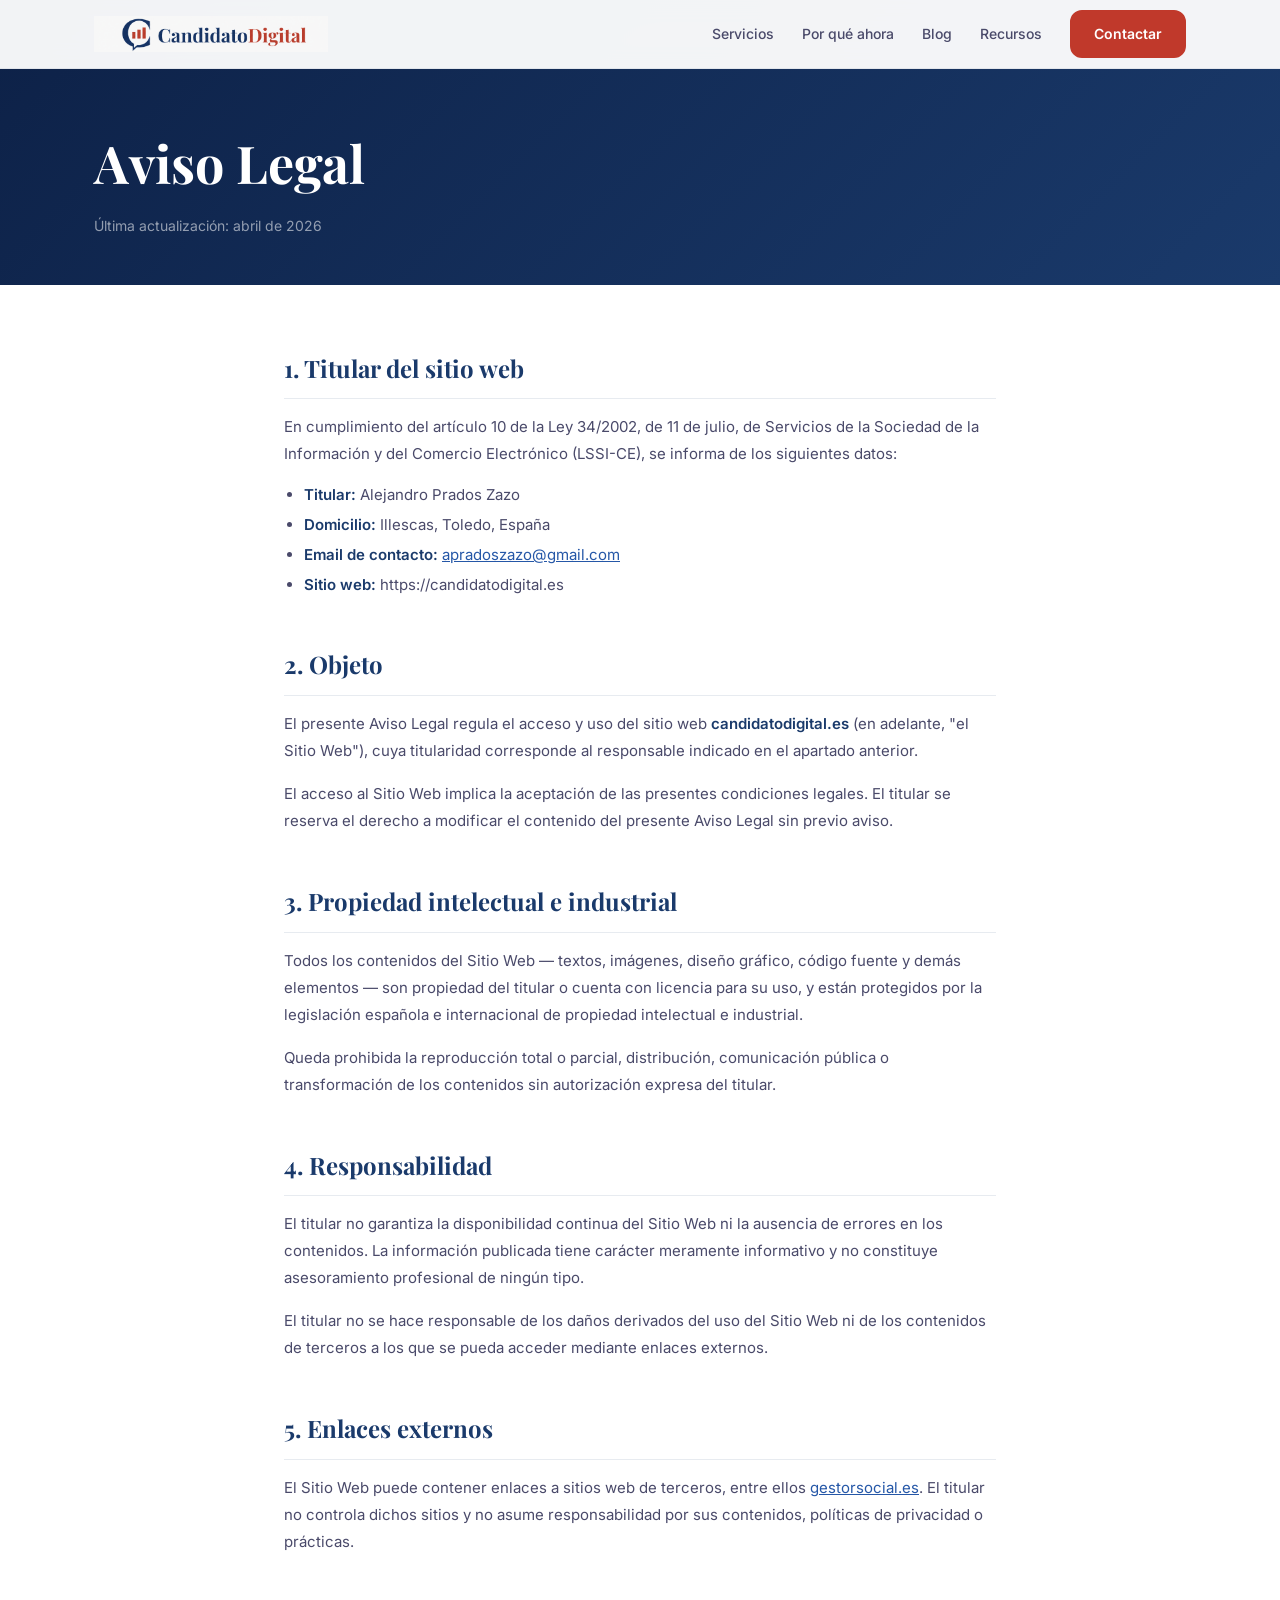
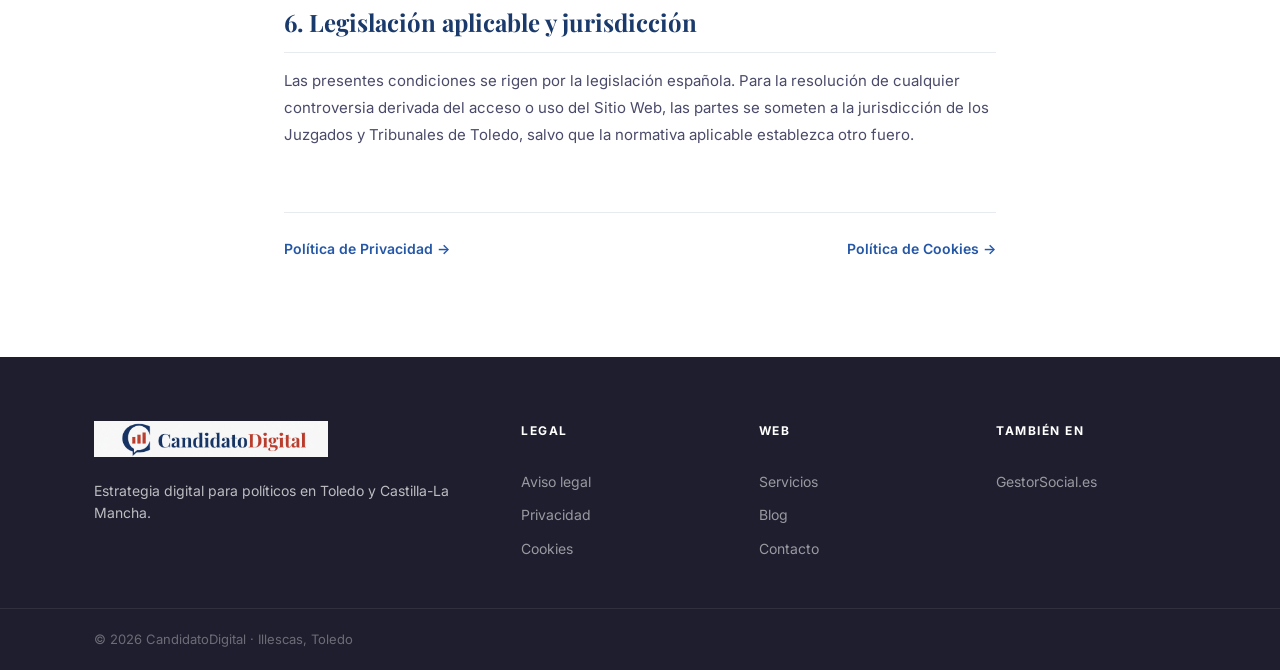
<file: aviso-legal.html>
<!DOCTYPE html>
<html lang="es">
<head>
  <!-- Google tag (gtag.js) -->
  <script async src="https://www.googletagmanager.com/gtag/js?id=G-HT81NY82RY"></script>
  <script>
    window.dataLayer = window.dataLayer || [];
    function gtag(){dataLayer.push(arguments);}
    gtag('js', new Date());
    gtag('config', 'G-HT81NY82RY');
  </script>
  <meta charset="UTF-8" />
  <meta name="viewport" content="width=device-width, initial-scale=1.0" />
  <meta name="robots" content="noindex" />
  <link rel="icon" href="/favicon.png" type="image/png" />
  <script async src="https://pagead2.googlesyndication.com/pagead/js/adsbygoogle.js?client=ca-pub-8640850483632063" crossorigin="anonymous"></script>
  <title>Aviso Legal — CandidatoDigital</title>
  <link rel="stylesheet" href="css/style.css" />
  <link rel="stylesheet" href="css/legal.css" />
  <link href="https://fonts.googleapis.com/css2?family=Inter:wght@400;500;600;700;800&family=Playfair+Display:wght@700;800&display=swap" rel="stylesheet" />
</head>
<body>

  <header class="nav">
    <div class="container nav__inner">
      <a href="/" class="nav__logo"><img src="/img/logo.png" alt="CandidatoDigital" class="nav__logo-img" /></a>
      <nav class="nav__links">
        <a href="/#servicios">Servicios</a>
        <a href="/#por-que">Por qué ahora</a>
        <a href="/blog/">Blog</a>
        <a href="/#recursos">Recursos</a>
        <a href="/#contacto" class="btn btn--nav">Contactar</a>
      </nav>
      <button class="nav__burger" aria-label="Menú" onclick="toggleMenu()">
        <span></span><span></span><span></span>
      </button>
    </div>
    <div class="nav__mobile" id="mobileMenu">
      <a href="/#servicios" onclick="toggleMenu()">Servicios</a>
      <a href="/#por-que" onclick="toggleMenu()">Por qué ahora</a>
      <a href="/blog/" onclick="toggleMenu()">Blog</a>
      <a href="/#recursos" onclick="toggleMenu()">Recursos</a>
      <a href="/#contacto" onclick="toggleMenu()">Contactar</a>
    </div>
  </header>

  <section class="legal-hero">
    <div class="container">
      <h1>Aviso Legal</h1>
      <p>Última actualización: abril de 2026</p>
    </div>
  </section>

  <div class="legal-body container">

    <h2>1. Titular del sitio web</h2>
    <p>En cumplimiento del artículo 10 de la Ley 34/2002, de 11 de julio, de Servicios de la Sociedad de la Información y del Comercio Electrónico (LSSI-CE), se informa de los siguientes datos:</p>
    <ul>
      <li><strong>Titular:</strong> Alejandro Prados Zazo</li>
      <li><strong>Domicilio:</strong> Illescas, Toledo, España</li>
      <li><strong>Email de contacto:</strong> <a href="mailto:apradoszazo@gmail.com">apradoszazo@gmail.com</a></li>
      <li><strong>Sitio web:</strong> https://candidatodigital.es</li>
    </ul>

    <h2>2. Objeto</h2>
    <p>El presente Aviso Legal regula el acceso y uso del sitio web <strong>candidatodigital.es</strong> (en adelante, "el Sitio Web"), cuya titularidad corresponde al responsable indicado en el apartado anterior.</p>
    <p>El acceso al Sitio Web implica la aceptación de las presentes condiciones legales. El titular se reserva el derecho a modificar el contenido del presente Aviso Legal sin previo aviso.</p>

    <h2>3. Propiedad intelectual e industrial</h2>
    <p>Todos los contenidos del Sitio Web — textos, imágenes, diseño gráfico, código fuente y demás elementos — son propiedad del titular o cuenta con licencia para su uso, y están protegidos por la legislación española e internacional de propiedad intelectual e industrial.</p>
    <p>Queda prohibida la reproducción total o parcial, distribución, comunicación pública o transformación de los contenidos sin autorización expresa del titular.</p>

    <h2>4. Responsabilidad</h2>
    <p>El titular no garantiza la disponibilidad continua del Sitio Web ni la ausencia de errores en los contenidos. La información publicada tiene carácter meramente informativo y no constituye asesoramiento profesional de ningún tipo.</p>
    <p>El titular no se hace responsable de los daños derivados del uso del Sitio Web ni de los contenidos de terceros a los que se pueda acceder mediante enlaces externos.</p>

    <h2>5. Enlaces externos</h2>
    <p>El Sitio Web puede contener enlaces a sitios web de terceros, entre ellos <a href="https://gestorsocial.es" target="_blank" rel="noopener">gestorsocial.es</a>. El titular no controla dichos sitios y no asume responsabilidad por sus contenidos, políticas de privacidad o prácticas.</p>

    <h2>6. Legislación aplicable y jurisdicción</h2>
    <p>Las presentes condiciones se rigen por la legislación española. Para la resolución de cualquier controversia derivada del acceso o uso del Sitio Web, las partes se someten a la jurisdicción de los Juzgados y Tribunales de Toledo, salvo que la normativa aplicable establezca otro fuero.</p>

    <div class="legal-nav">
      <a href="privacidad.html">Política de Privacidad →</a>
      <a href="cookies.html">Política de Cookies →</a>
    </div>

  </div>

  <footer class="footer">
    <div class="container footer__inner">
      <div class="footer__brand">
        <a href="/" class="nav__logo"><img src="/img/logo.png" alt="CandidatoDigital" class="nav__logo-img" /></a>
        <p>Estrategia digital para políticos en Toledo y Castilla-La Mancha.</p>
      </div>
      <div class="footer__links">
        <h4>Legal</h4>
        <a href="aviso-legal.html">Aviso legal</a>
        <a href="privacidad.html">Privacidad</a>
        <a href="cookies.html">Cookies</a>
      </div>
      <div class="footer__links">
        <h4>Web</h4>
        <a href="/#servicios">Servicios</a>
        <a href="/blog/">Blog</a>
        <a href="/#contacto">Contacto</a>
      </div>
      <div class="footer__links">
        <h4>También en</h4>
        <a href="https://gestorsocial.es" target="_blank" rel="noopener">GestorSocial.es</a>
      </div>
    </div>
    <div class="footer__bottom">
      <div class="container">
        <p>© 2026 CandidatoDigital · Illescas, Toledo</p>
      </div>
    </div>
  </footer>

  <script>
    function toggleMenu() {
      document.getElementById('mobileMenu').classList.toggle('nav__mobile--open');
    }
    window.addEventListener('scroll', () => {
      document.querySelector('.nav').classList.toggle('nav--scrolled', window.scrollY > 20);
    });
  </script>
</body>
</html>
</file>
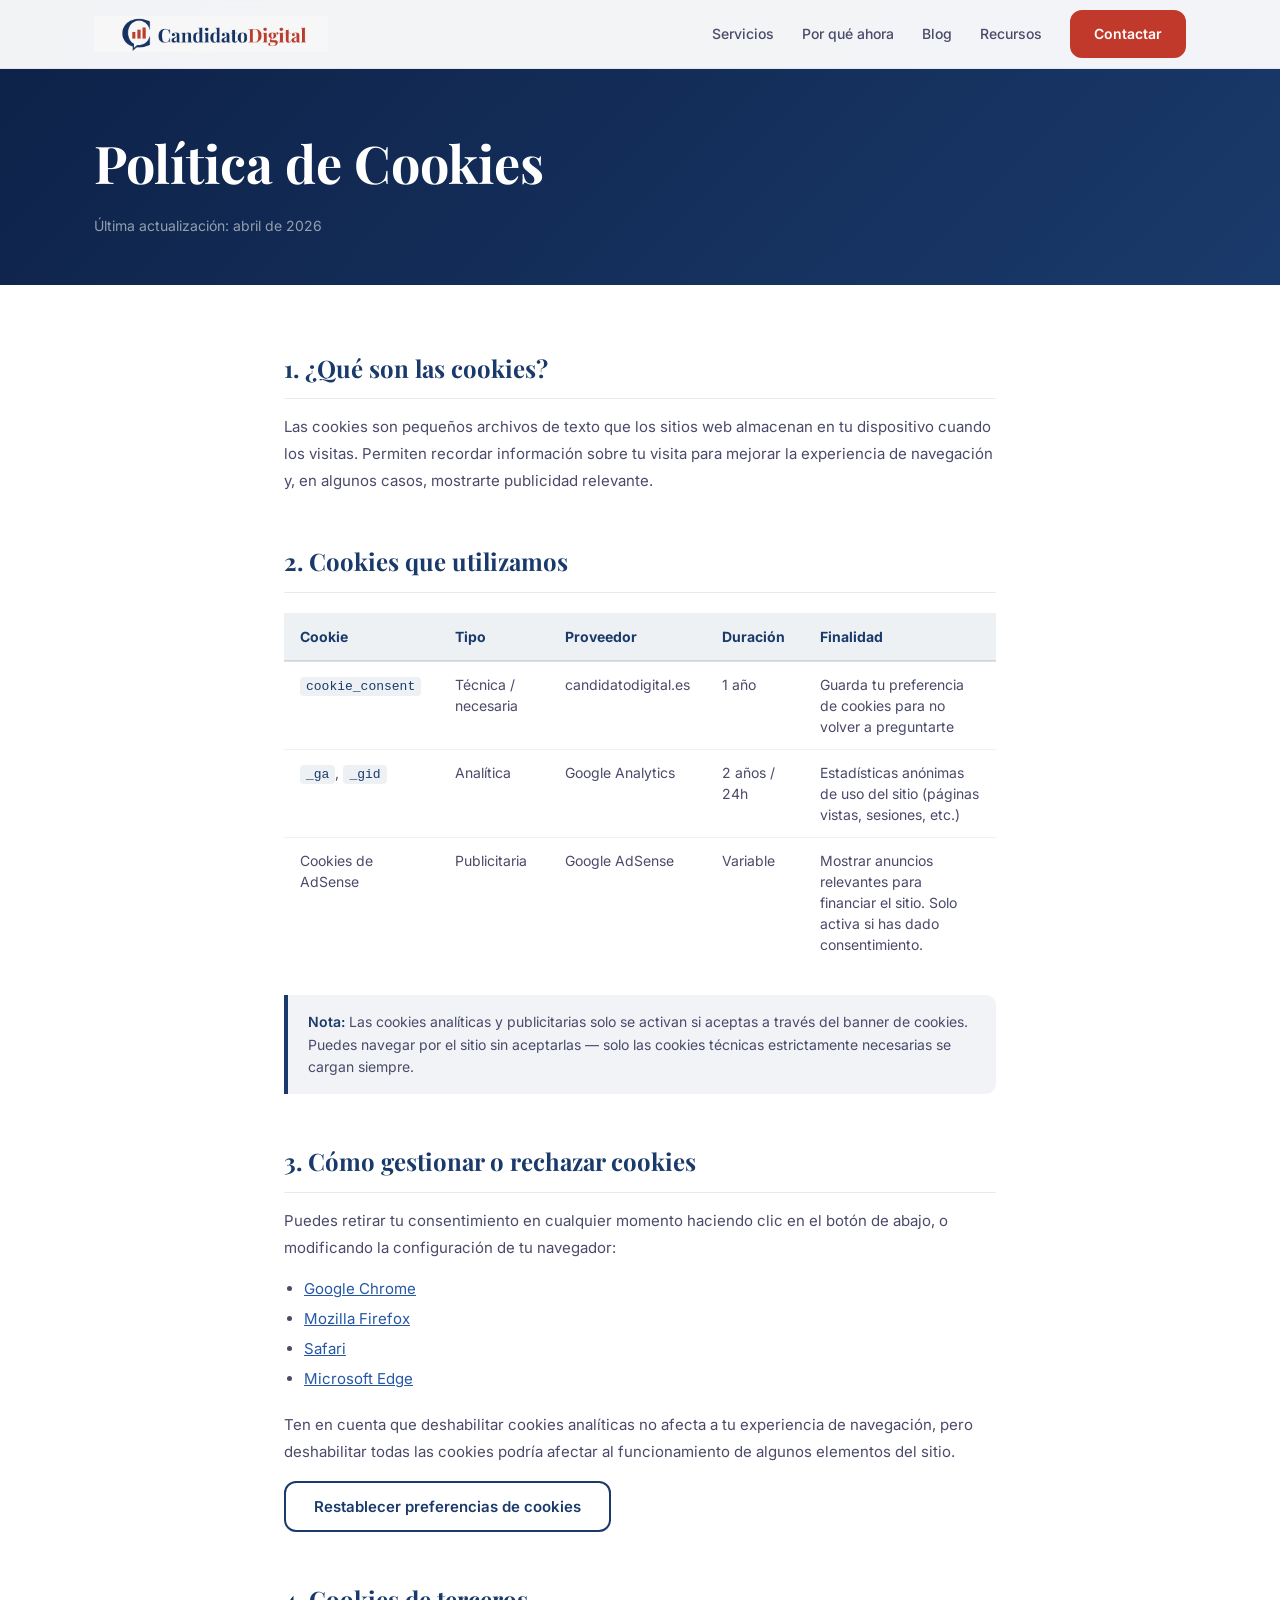
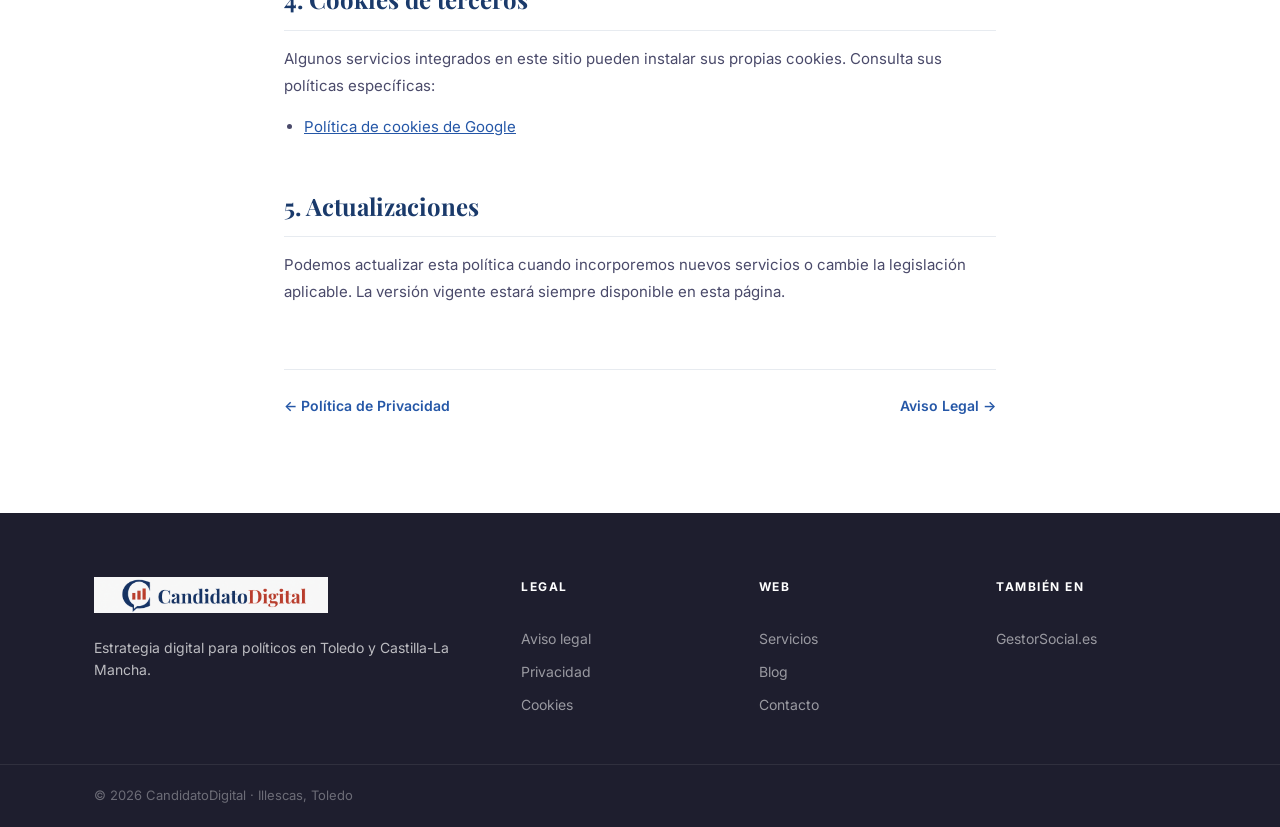
<file: cookies.html>
<!DOCTYPE html>
<html lang="es">
<head>
  <!-- Google tag (gtag.js) -->
  <script async src="https://www.googletagmanager.com/gtag/js?id=G-HT81NY82RY"></script>
  <script>
    window.dataLayer = window.dataLayer || [];
    function gtag(){dataLayer.push(arguments);}
    gtag('js', new Date());
    gtag('config', 'G-HT81NY82RY');
  </script>
  <meta charset="UTF-8" />
  <meta name="viewport" content="width=device-width, initial-scale=1.0" />
  <meta name="robots" content="noindex" />
  <link rel="icon" href="/favicon.png" type="image/png" />
  <script async src="https://pagead2.googlesyndication.com/pagead/js/adsbygoogle.js?client=ca-pub-8640850483632063" crossorigin="anonymous"></script>
  <title>Política de Cookies — CandidatoDigital</title>
  <link rel="stylesheet" href="css/style.css" />
  <link rel="stylesheet" href="css/legal.css" />
  <link href="https://fonts.googleapis.com/css2?family=Inter:wght@400;500;600;700;800&family=Playfair+Display:wght@700;800&display=swap" rel="stylesheet" />
</head>
<body>

  <header class="nav">
    <div class="container nav__inner">
      <a href="/" class="nav__logo"><img src="/img/logo.png" alt="CandidatoDigital" class="nav__logo-img" /></a>
      <nav class="nav__links">
        <a href="/#servicios">Servicios</a>
        <a href="/#por-que">Por qué ahora</a>
        <a href="/blog/">Blog</a>
        <a href="/#recursos">Recursos</a>
        <a href="/#contacto" class="btn btn--nav">Contactar</a>
      </nav>
      <button class="nav__burger" aria-label="Menú" onclick="toggleMenu()">
        <span></span><span></span><span></span>
      </button>
    </div>
    <div class="nav__mobile" id="mobileMenu">
      <a href="/#servicios" onclick="toggleMenu()">Servicios</a>
      <a href="/#por-que" onclick="toggleMenu()">Por qué ahora</a>
      <a href="/blog/" onclick="toggleMenu()">Blog</a>
      <a href="/#recursos" onclick="toggleMenu()">Recursos</a>
      <a href="/#contacto" onclick="toggleMenu()">Contactar</a>
    </div>
  </header>

  <section class="legal-hero">
    <div class="container">
      <h1>Política de Cookies</h1>
      <p>Última actualización: abril de 2026</p>
    </div>
  </section>

  <div class="legal-body container">

    <h2>1. ¿Qué son las cookies?</h2>
    <p>Las cookies son pequeños archivos de texto que los sitios web almacenan en tu dispositivo cuando los visitas. Permiten recordar información sobre tu visita para mejorar la experiencia de navegación y, en algunos casos, mostrarte publicidad relevante.</p>

    <h2>2. Cookies que utilizamos</h2>

    <table class="legal-table">
      <thead>
        <tr>
          <th>Cookie</th>
          <th>Tipo</th>
          <th>Proveedor</th>
          <th>Duración</th>
          <th>Finalidad</th>
        </tr>
      </thead>
      <tbody>
        <tr>
          <td><code>cookie_consent</code></td>
          <td>Técnica / necesaria</td>
          <td>candidatodigital.es</td>
          <td>1 año</td>
          <td>Guarda tu preferencia de cookies para no volver a preguntarte</td>
        </tr>
        <tr>
          <td><code>_ga</code>, <code>_gid</code></td>
          <td>Analítica</td>
          <td>Google Analytics</td>
          <td>2 años / 24h</td>
          <td>Estadísticas anónimas de uso del sitio (páginas vistas, sesiones, etc.)</td>
        </tr>
        <tr>
          <td>Cookies de AdSense</td>
          <td>Publicitaria</td>
          <td>Google AdSense</td>
          <td>Variable</td>
          <td>Mostrar anuncios relevantes para financiar el sitio. Solo activa si has dado consentimiento.</td>
        </tr>
      </tbody>
    </table>

    <div class="legal-info">
      <strong>Nota:</strong> Las cookies analíticas y publicitarias solo se activan si aceptas a través del banner de cookies. Puedes navegar por el sitio sin aceptarlas — solo las cookies técnicas estrictamente necesarias se cargan siempre.
    </div>

    <h2>3. Cómo gestionar o rechazar cookies</h2>
    <p>Puedes retirar tu consentimiento en cualquier momento haciendo clic en el botón de abajo, o modificando la configuración de tu navegador:</p>

    <ul>
      <li><a href="https://support.google.com/chrome/answer/95647" target="_blank" rel="noopener">Google Chrome</a></li>
      <li><a href="https://support.mozilla.org/es/kb/habilitar-y-deshabilitar-cookies-sitios-web-rastrear-preferencias" target="_blank" rel="noopener">Mozilla Firefox</a></li>
      <li><a href="https://support.apple.com/es-es/guide/safari/sfri11471/mac" target="_blank" rel="noopener">Safari</a></li>
      <li><a href="https://support.microsoft.com/es-es/windows/eliminar-y-administrar-cookies-168dab11-0753-043d-7c16-ede5947fc64d" target="_blank" rel="noopener">Microsoft Edge</a></li>
    </ul>

    <p>Ten en cuenta que deshabilitar cookies analíticas no afecta a tu experiencia de navegación, pero deshabilitar todas las cookies podría afectar al funcionamiento de algunos elementos del sitio.</p>

    <button class="btn btn--ghost" onclick="resetCookieConsent()">Restablecer preferencias de cookies</button>

    <h2>4. Cookies de terceros</h2>
    <p>Algunos servicios integrados en este sitio pueden instalar sus propias cookies. Consulta sus políticas específicas:</p>
    <ul>
      <li><a href="https://policies.google.com/technologies/cookies" target="_blank" rel="noopener">Política de cookies de Google</a></li>
    </ul>

    <h2>5. Actualizaciones</h2>
    <p>Podemos actualizar esta política cuando incorporemos nuevos servicios o cambie la legislación aplicable. La versión vigente estará siempre disponible en esta página.</p>

    <div class="legal-nav">
      <a href="privacidad.html">← Política de Privacidad</a>
      <a href="aviso-legal.html">Aviso Legal →</a>
    </div>

  </div>

  <footer class="footer">
    <div class="container footer__inner">
      <div class="footer__brand">
        <a href="/" class="nav__logo"><img src="/img/logo.png" alt="CandidatoDigital" class="nav__logo-img" /></a>
        <p>Estrategia digital para políticos en Toledo y Castilla-La Mancha.</p>
      </div>
      <div class="footer__links">
        <h4>Legal</h4>
        <a href="aviso-legal.html">Aviso legal</a>
        <a href="privacidad.html">Privacidad</a>
        <a href="cookies.html">Cookies</a>
      </div>
      <div class="footer__links">
        <h4>Web</h4>
        <a href="/#servicios">Servicios</a>
        <a href="/blog/">Blog</a>
        <a href="/#contacto">Contacto</a>
      </div>
      <div class="footer__links">
        <h4>También en</h4>
        <a href="https://gestorsocial.es" target="_blank" rel="noopener">GestorSocial.es</a>
      </div>
    </div>
    <div class="footer__bottom">
      <div class="container">
        <p>© 2026 CandidatoDigital · Illescas, Toledo</p>
      </div>
    </div>
  </footer>

  <script>
    function toggleMenu() {
      document.getElementById('mobileMenu').classList.toggle('nav__mobile--open');
    }
    window.addEventListener('scroll', () => {
      document.querySelector('.nav').classList.toggle('nav--scrolled', window.scrollY > 20);
    });
    function resetCookieConsent() {
      localStorage.removeItem('cookie_consent');
      sessionStorage.removeItem('cookie_consent');
      alert('Preferencias restablecidas. Recarga la página para ver el banner de cookies.');
    }
  </script>
</body>
</html>
</file>
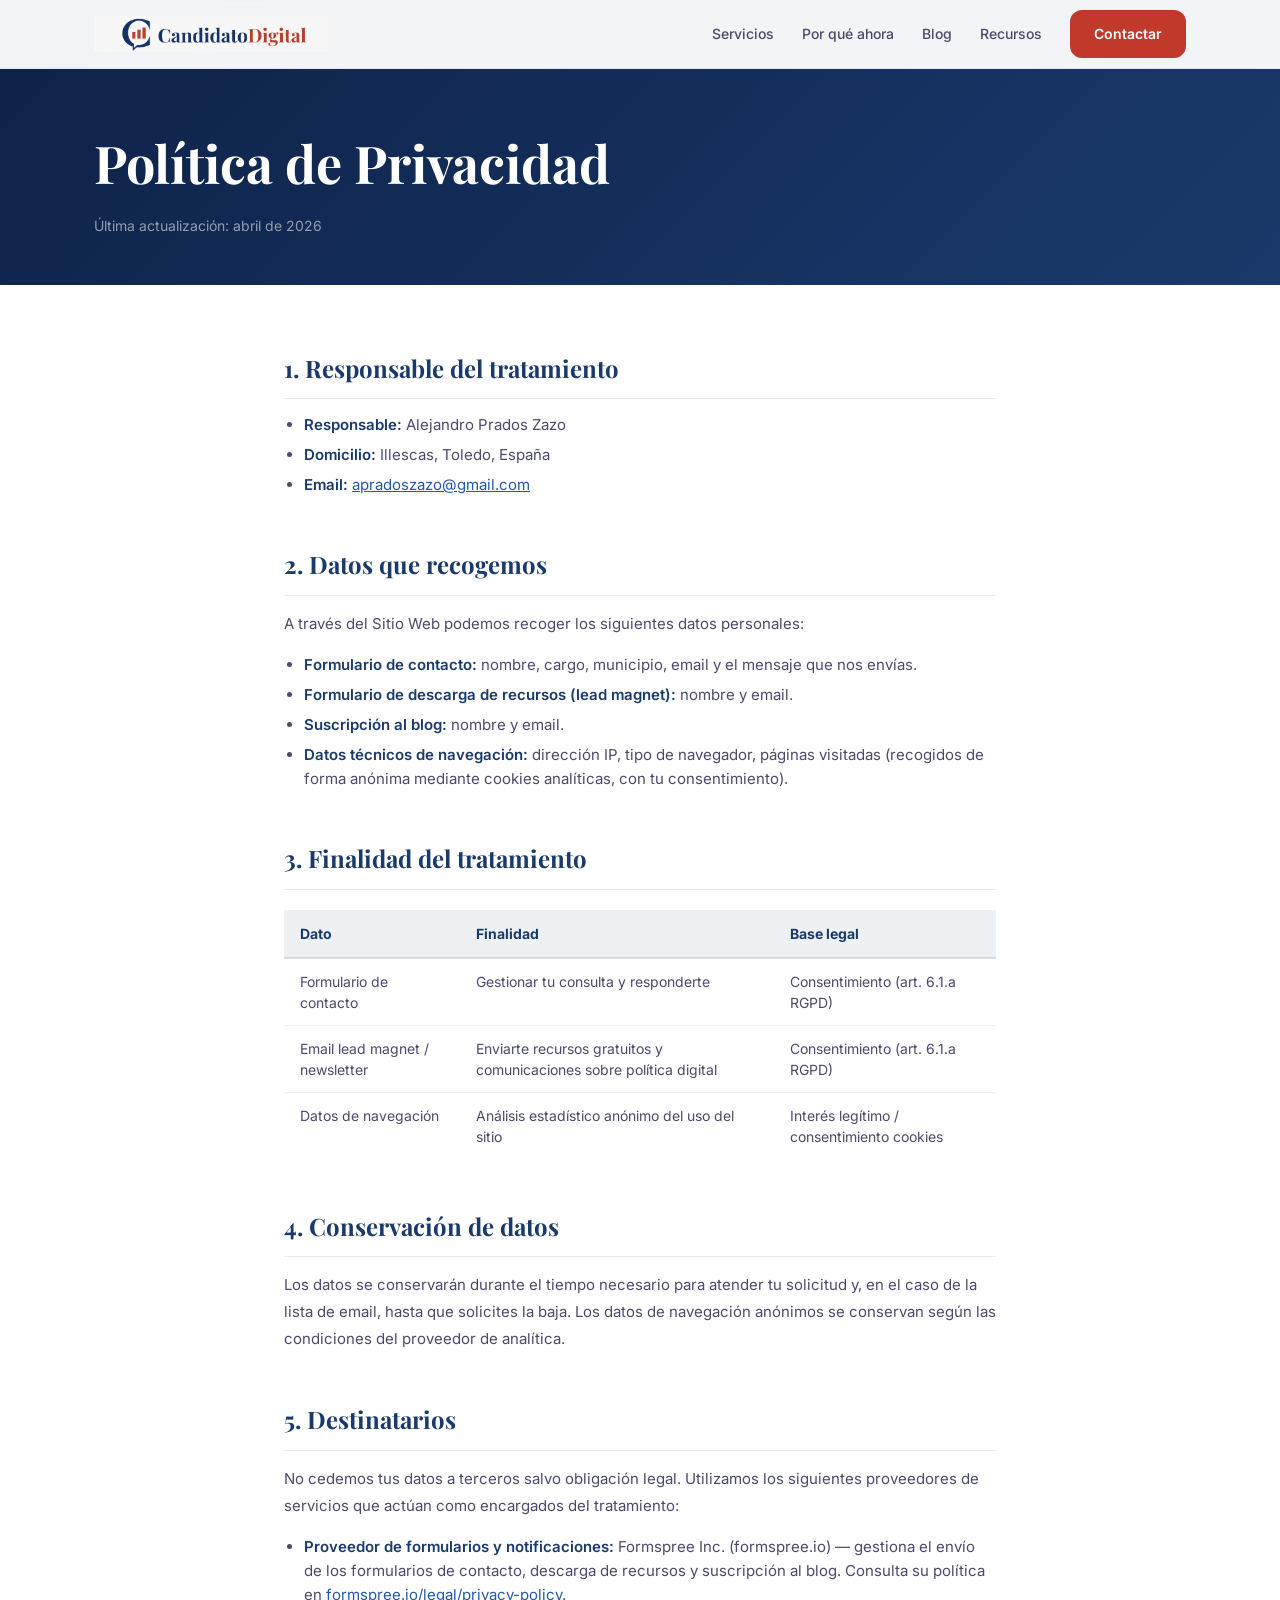
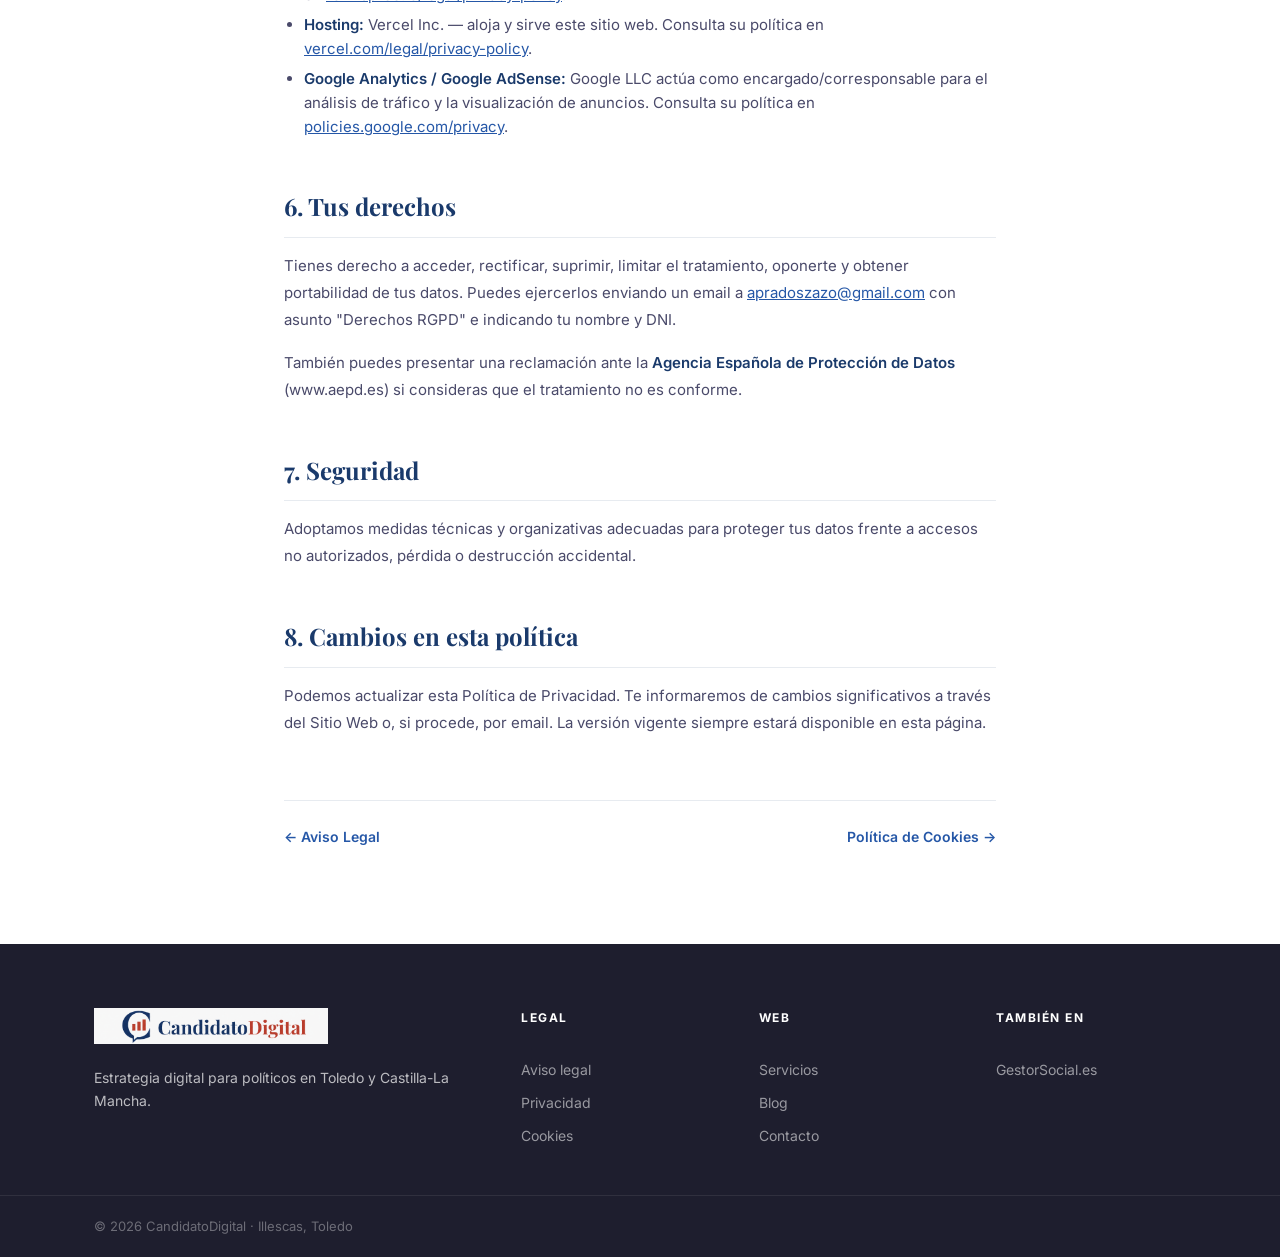
<file: privacidad.html>
<!DOCTYPE html>
<html lang="es">
<head>
  <!-- Google tag (gtag.js) -->
  <script async src="https://www.googletagmanager.com/gtag/js?id=G-HT81NY82RY"></script>
  <script>
    window.dataLayer = window.dataLayer || [];
    function gtag(){dataLayer.push(arguments);}
    gtag('js', new Date());
    gtag('config', 'G-HT81NY82RY');
  </script>
  <meta charset="UTF-8" />
  <meta name="viewport" content="width=device-width, initial-scale=1.0" />
  <meta name="robots" content="noindex" />
  <link rel="icon" href="/favicon.png" type="image/png" />
  <script async src="https://pagead2.googlesyndication.com/pagead/js/adsbygoogle.js?client=ca-pub-8640850483632063" crossorigin="anonymous"></script>
  <title>Política de Privacidad — CandidatoDigital</title>
  <link rel="stylesheet" href="css/style.css" />
  <link rel="stylesheet" href="css/legal.css" />
  <link href="https://fonts.googleapis.com/css2?family=Inter:wght@400;500;600;700;800&family=Playfair+Display:wght@700;800&display=swap" rel="stylesheet" />
</head>
<body>

  <header class="nav">
    <div class="container nav__inner">
      <a href="/" class="nav__logo"><img src="/img/logo.png" alt="CandidatoDigital" class="nav__logo-img" /></a>
      <nav class="nav__links">
        <a href="/#servicios">Servicios</a>
        <a href="/#por-que">Por qué ahora</a>
        <a href="/blog/">Blog</a>
        <a href="/#recursos">Recursos</a>
        <a href="/#contacto" class="btn btn--nav">Contactar</a>
      </nav>
      <button class="nav__burger" aria-label="Menú" onclick="toggleMenu()">
        <span></span><span></span><span></span>
      </button>
    </div>
    <div class="nav__mobile" id="mobileMenu">
      <a href="/#servicios" onclick="toggleMenu()">Servicios</a>
      <a href="/#por-que" onclick="toggleMenu()">Por qué ahora</a>
      <a href="/blog/" onclick="toggleMenu()">Blog</a>
      <a href="/#recursos" onclick="toggleMenu()">Recursos</a>
      <a href="/#contacto" onclick="toggleMenu()">Contactar</a>
    </div>
  </header>

  <section class="legal-hero">
    <div class="container">
      <h1>Política de Privacidad</h1>
      <p>Última actualización: abril de 2026</p>
    </div>
  </section>

  <div class="legal-body container">

    <h2>1. Responsable del tratamiento</h2>
    <ul>
      <li><strong>Responsable:</strong> Alejandro Prados Zazo</li>
      <li><strong>Domicilio:</strong> Illescas, Toledo, España</li>
      <li><strong>Email:</strong> <a href="mailto:apradoszazo@gmail.com">apradoszazo@gmail.com</a></li>
    </ul>

    <h2>2. Datos que recogemos</h2>
    <p>A través del Sitio Web podemos recoger los siguientes datos personales:</p>
    <ul>
      <li><strong>Formulario de contacto:</strong> nombre, cargo, municipio, email y el mensaje que nos envías.</li>
      <li><strong>Formulario de descarga de recursos (lead magnet):</strong> nombre y email.</li>
      <li><strong>Suscripción al blog:</strong> nombre y email.</li>
      <li><strong>Datos técnicos de navegación:</strong> dirección IP, tipo de navegador, páginas visitadas (recogidos de forma anónima mediante cookies analíticas, con tu consentimiento).</li>
    </ul>

    <h2>3. Finalidad del tratamiento</h2>
    <table class="legal-table">
      <thead>
        <tr><th>Dato</th><th>Finalidad</th><th>Base legal</th></tr>
      </thead>
      <tbody>
        <tr>
          <td>Formulario de contacto</td>
          <td>Gestionar tu consulta y responderte</td>
          <td>Consentimiento (art. 6.1.a RGPD)</td>
        </tr>
        <tr>
          <td>Email lead magnet / newsletter</td>
          <td>Enviarte recursos gratuitos y comunicaciones sobre política digital</td>
          <td>Consentimiento (art. 6.1.a RGPD)</td>
        </tr>
        <tr>
          <td>Datos de navegación</td>
          <td>Análisis estadístico anónimo del uso del sitio</td>
          <td>Interés legítimo / consentimiento cookies</td>
        </tr>
      </tbody>
    </table>

    <h2>4. Conservación de datos</h2>
    <p>Los datos se conservarán durante el tiempo necesario para atender tu solicitud y, en el caso de la lista de email, hasta que solicites la baja. Los datos de navegación anónimos se conservan según las condiciones del proveedor de analítica.</p>

    <h2>5. Destinatarios</h2>
    <p>No cedemos tus datos a terceros salvo obligación legal. Utilizamos los siguientes proveedores de servicios que actúan como encargados del tratamiento:</p>
    <ul>
      <li><strong>Proveedor de formularios y notificaciones:</strong> Formspree Inc. (formspree.io) — gestiona el envío de los formularios de contacto, descarga de recursos y suscripción al blog. Consulta su política en <a href="https://formspree.io/legal/privacy-policy" target="_blank" rel="noopener">formspree.io/legal/privacy-policy</a>.</li>
      <li><strong>Hosting:</strong> Vercel Inc. — aloja y sirve este sitio web. Consulta su política en <a href="https://vercel.com/legal/privacy-policy" target="_blank" rel="noopener">vercel.com/legal/privacy-policy</a>.</li>
      <li><strong>Google Analytics / Google AdSense:</strong> Google LLC actúa como encargado/corresponsable para el análisis de tráfico y la visualización de anuncios. Consulta su política en <a href="https://policies.google.com/privacy" target="_blank" rel="noopener">policies.google.com/privacy</a>.</li>
    </ul>

    <h2>6. Tus derechos</h2>
    <p>Tienes derecho a acceder, rectificar, suprimir, limitar el tratamiento, oponerte y obtener portabilidad de tus datos. Puedes ejercerlos enviando un email a <a href="mailto:apradoszazo@gmail.com">apradoszazo@gmail.com</a> con asunto "Derechos RGPD" e indicando tu nombre y DNI.</p>
    <p>También puedes presentar una reclamación ante la <strong>Agencia Española de Protección de Datos</strong> (www.aepd.es) si consideras que el tratamiento no es conforme.</p>

    <h2>7. Seguridad</h2>
    <p>Adoptamos medidas técnicas y organizativas adecuadas para proteger tus datos frente a accesos no autorizados, pérdida o destrucción accidental.</p>

    <h2>8. Cambios en esta política</h2>
    <p>Podemos actualizar esta Política de Privacidad. Te informaremos de cambios significativos a través del Sitio Web o, si procede, por email. La versión vigente siempre estará disponible en esta página.</p>

    <div class="legal-nav">
      <a href="aviso-legal.html">← Aviso Legal</a>
      <a href="cookies.html">Política de Cookies →</a>
    </div>

  </div>

  <footer class="footer">
    <div class="container footer__inner">
      <div class="footer__brand">
        <a href="/" class="nav__logo"><img src="/img/logo.png" alt="CandidatoDigital" class="nav__logo-img" /></a>
        <p>Estrategia digital para políticos en Toledo y Castilla-La Mancha.</p>
      </div>
      <div class="footer__links">
        <h4>Legal</h4>
        <a href="aviso-legal.html">Aviso legal</a>
        <a href="privacidad.html">Privacidad</a>
        <a href="cookies.html">Cookies</a>
      </div>
      <div class="footer__links">
        <h4>Web</h4>
        <a href="/#servicios">Servicios</a>
        <a href="/blog/">Blog</a>
        <a href="/#contacto">Contacto</a>
      </div>
      <div class="footer__links">
        <h4>También en</h4>
        <a href="https://gestorsocial.es" target="_blank" rel="noopener">GestorSocial.es</a>
      </div>
    </div>
    <div class="footer__bottom">
      <div class="container">
        <p>© 2026 CandidatoDigital · Illescas, Toledo</p>
      </div>
    </div>
  </footer>

  <script>
    function toggleMenu() {
      document.getElementById('mobileMenu').classList.toggle('nav__mobile--open');
    }
    window.addEventListener('scroll', () => {
      document.querySelector('.nav').classList.toggle('nav--scrolled', window.scrollY > 20);
    });
  </script>
</body>
</html>
</file>
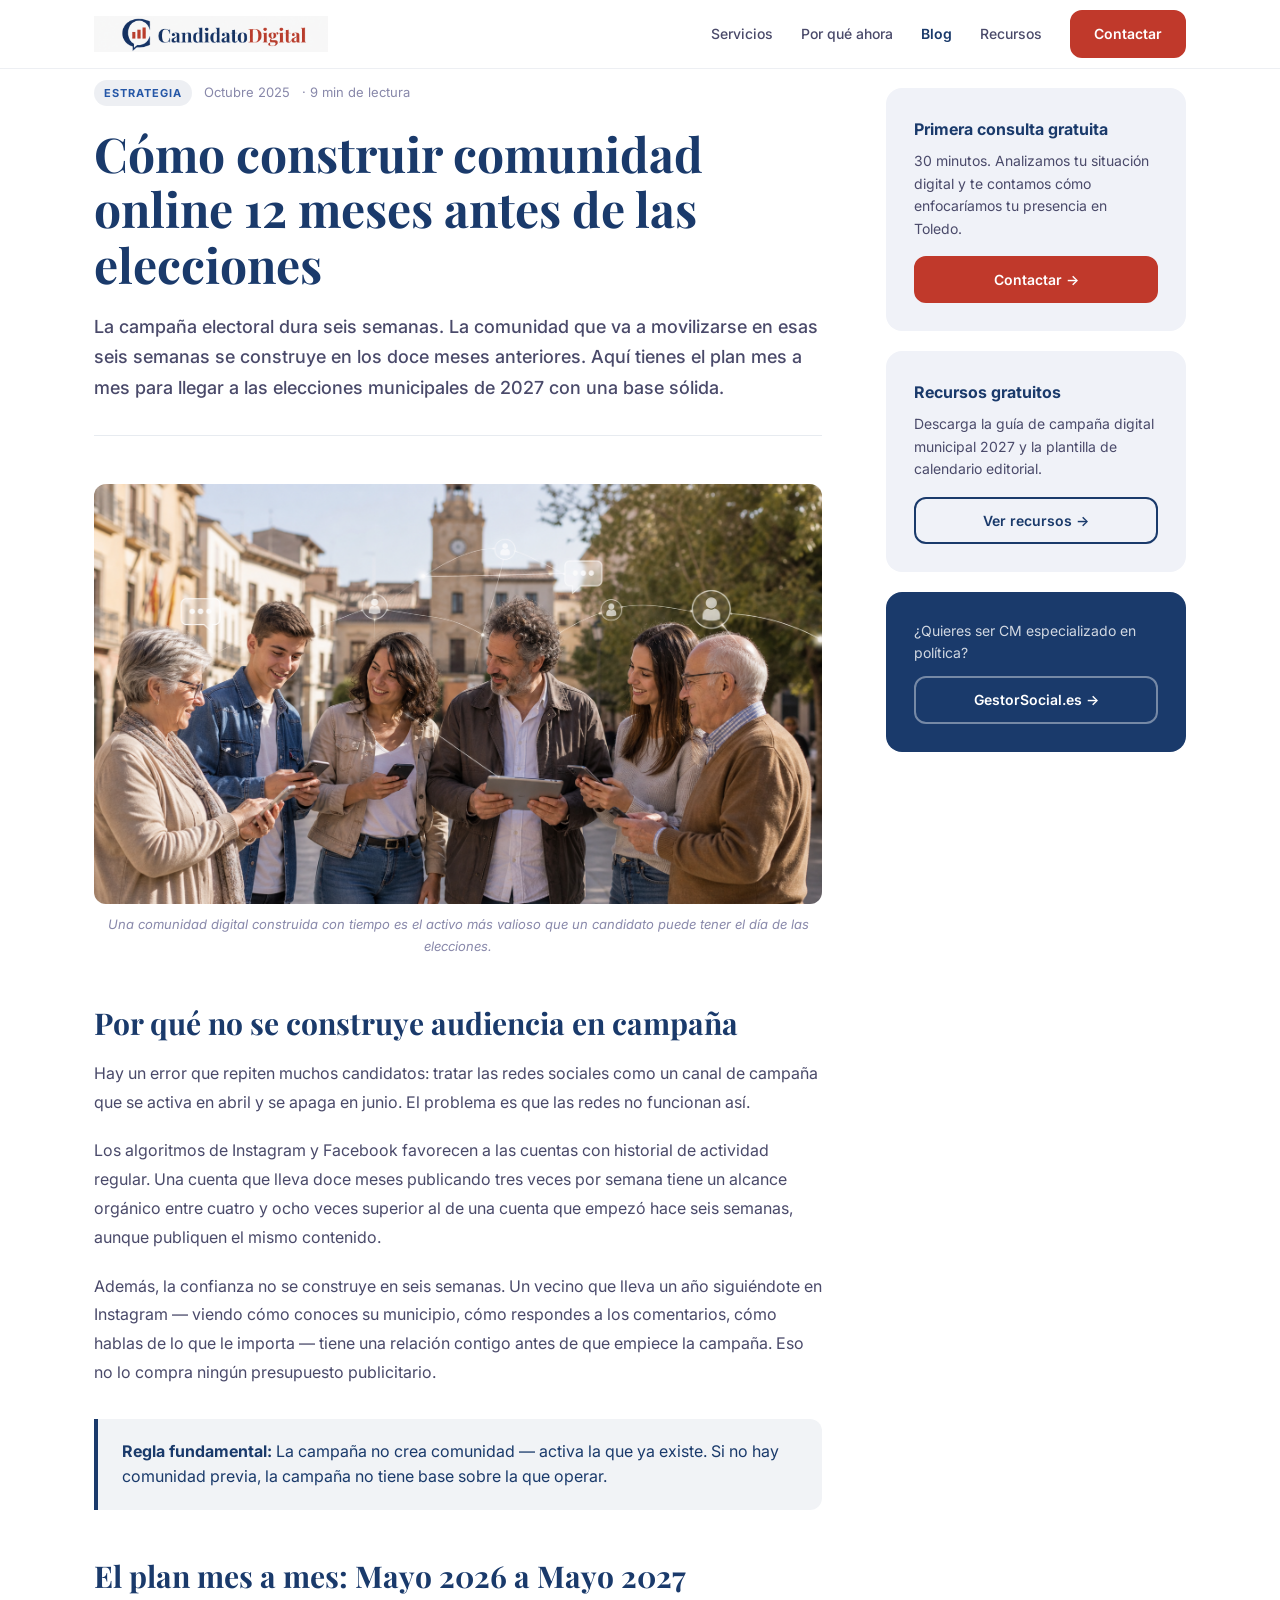
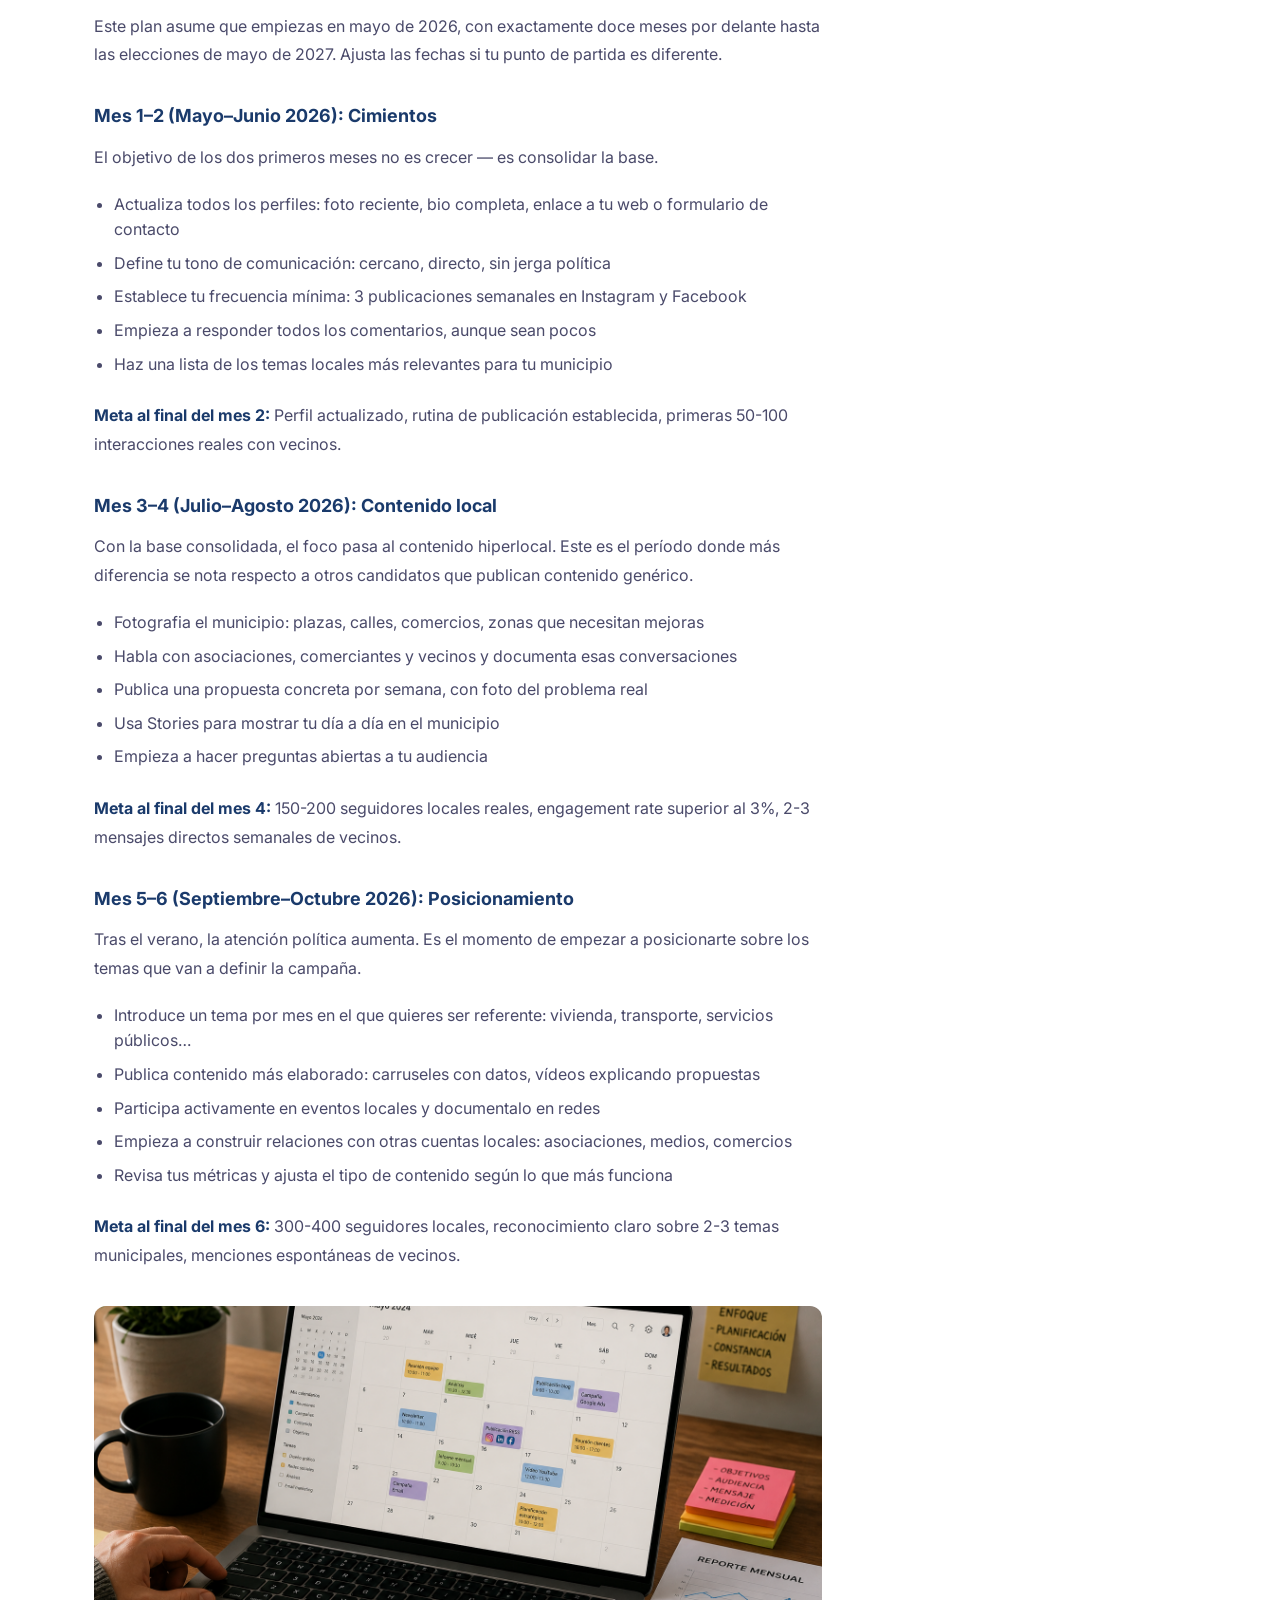
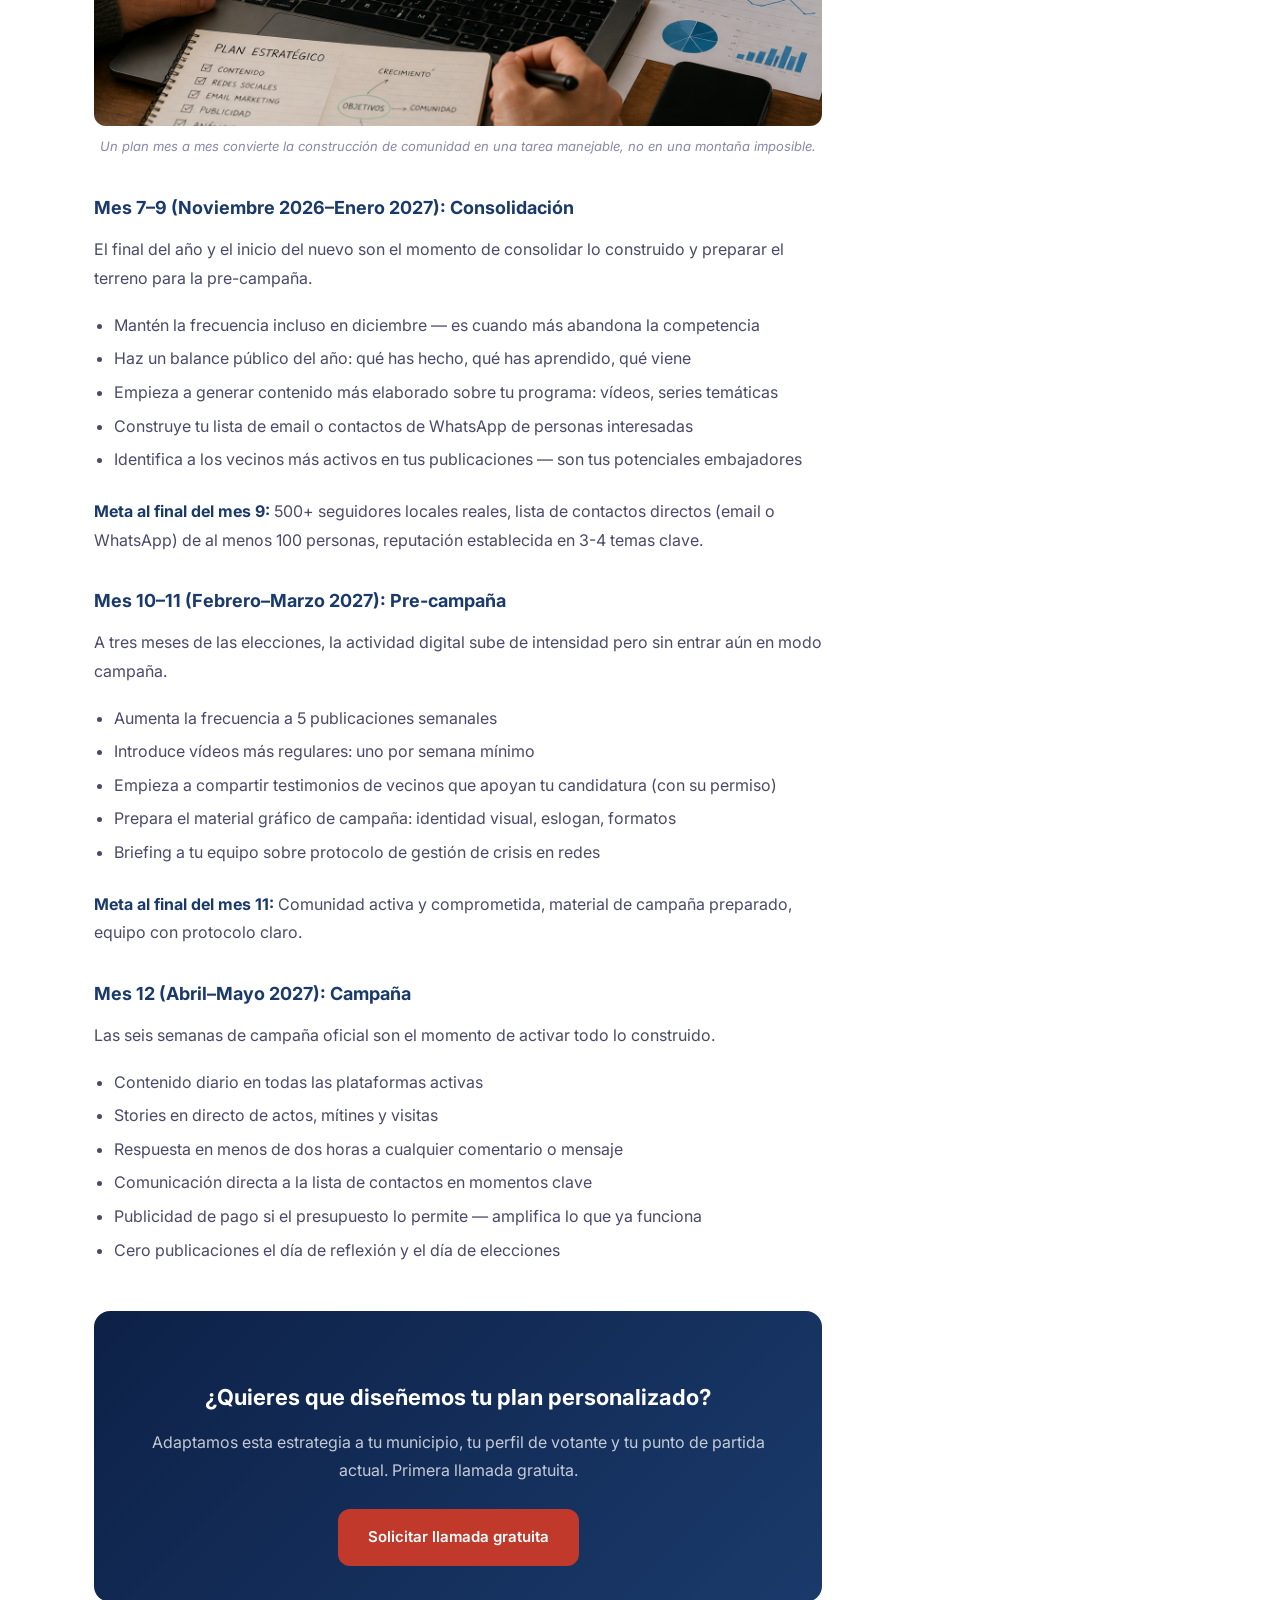
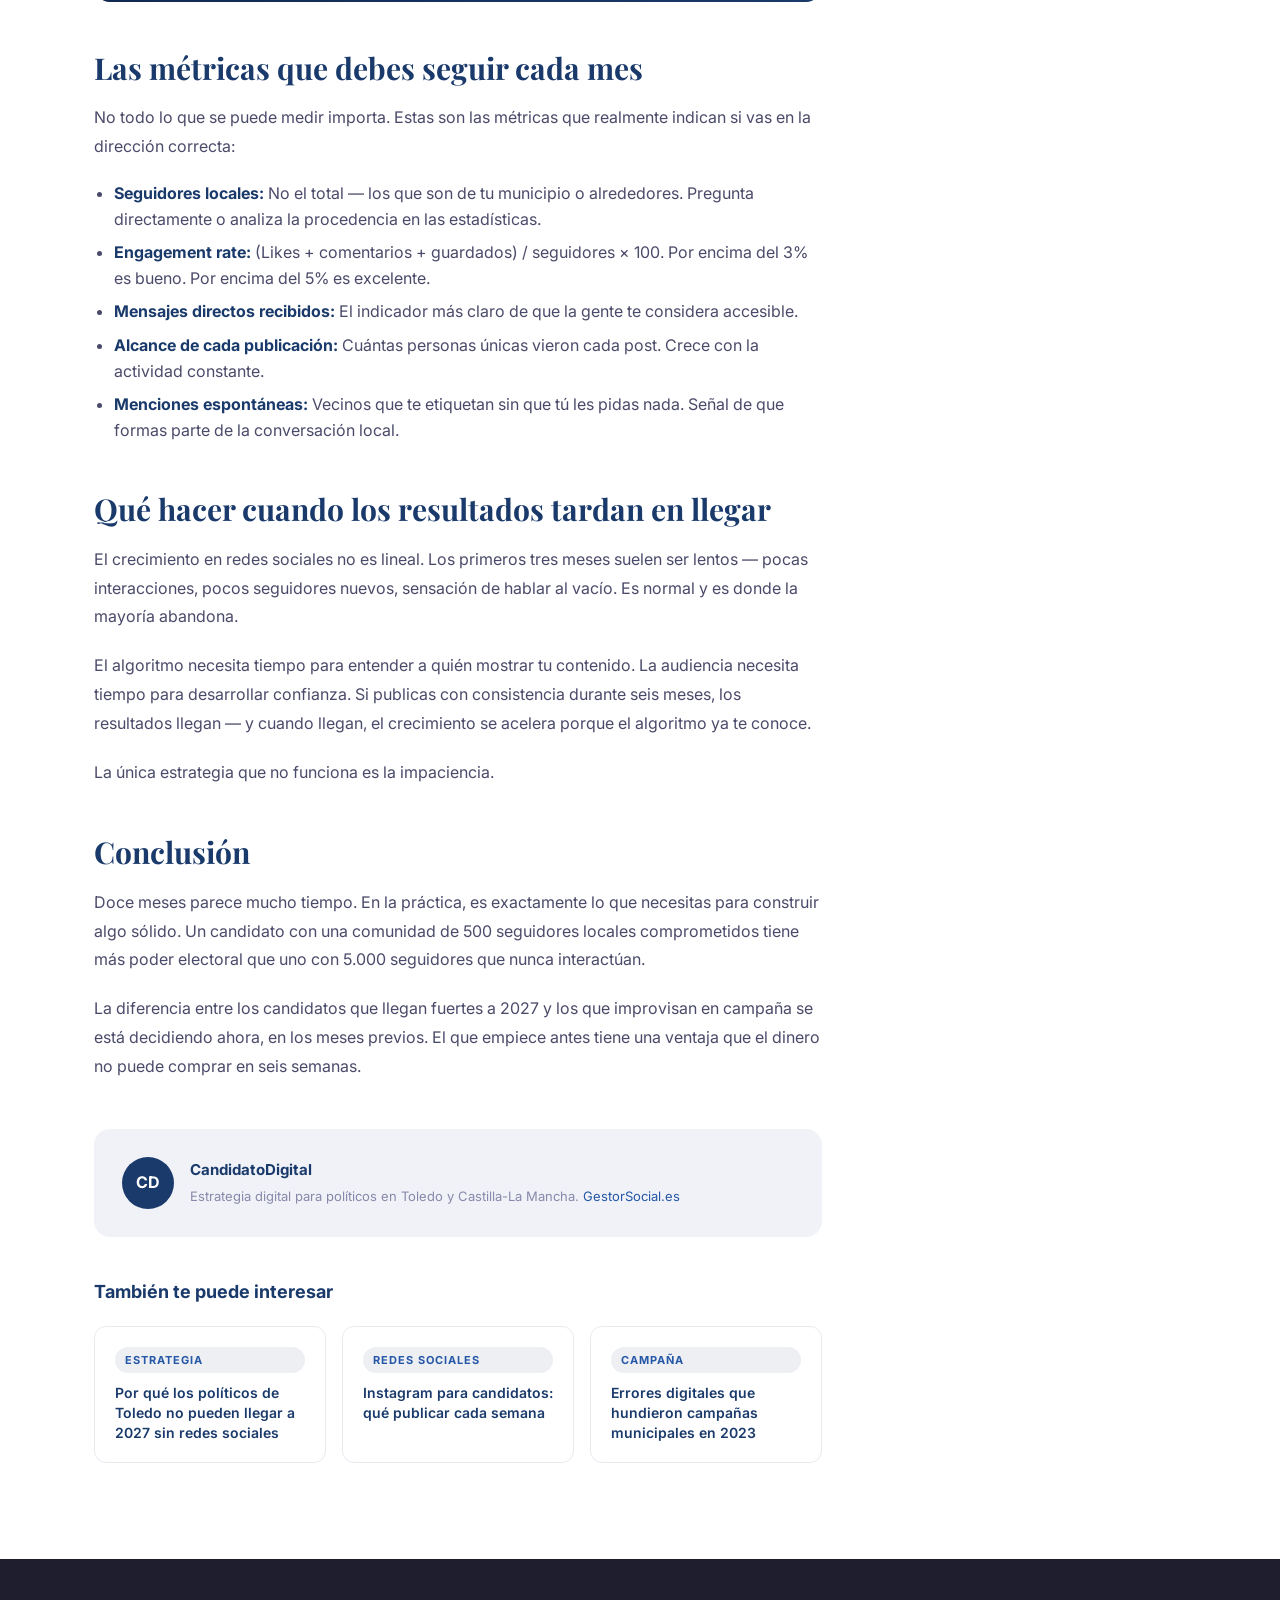
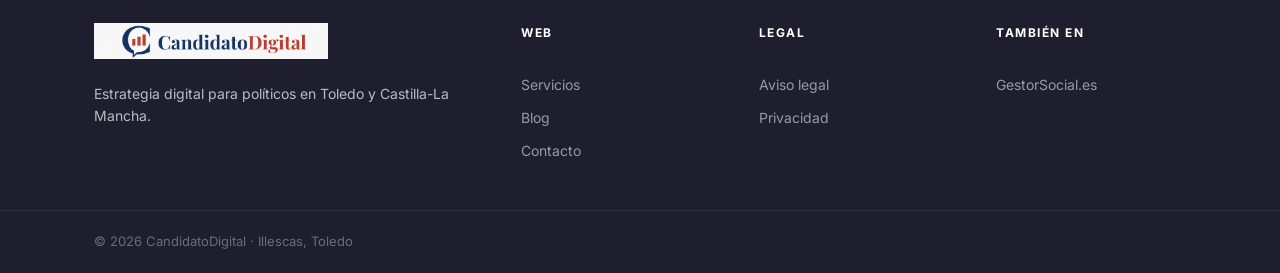
<file: blog/comunidad-online-12-meses-elecciones.html>
<!DOCTYPE html>
<html lang="es">
<head>
  <!-- Google tag (gtag.js) -->
  <script async src="https://www.googletagmanager.com/gtag/js?id=G-HT81NY82RY"></script>
  <script>
    window.dataLayer = window.dataLayer || [];
    function gtag(){dataLayer.push(arguments);}
    gtag('js', new Date());
    gtag('config', 'G-HT81NY82RY');
  </script>
  <meta charset="UTF-8" />
  <meta name="viewport" content="width=device-width, initial-scale=1.0" />
  <link rel="icon" href="/favicon.png" type="image/png" />
  <script async src="https://pagead2.googlesyndication.com/pagead/js/adsbygoogle.js?client=ca-pub-8640850483632063" crossorigin="anonymous"></script>
  <meta name="description" content="Plan mes a mes para construir una comunidad online sólida 12 meses antes de las elecciones municipales 2027. Estrategia de redes sociales para candidatos locales." />
  <meta name="keywords" content="construir comunidad online candidato, estrategia digital 12 meses elecciones, redes sociales antes campaña electoral, comunidad seguidores político local, plan digital municipales 2027" />
  <meta property="og:title" content="Cómo construir comunidad online 12 meses antes de las elecciones" />
  <meta property="og:description" content="No se construye audiencia en campaña. Se construye antes. Plan mes a mes para llegar a 2027 con base sólida." />
  <meta property="og:type" content="article" />
  <meta property="og:url" content="https://candidatodigital.es/blog/comunidad-online-12-meses-elecciones.html" />
  <meta property="og:image" content="https://candidatodigital.es/img/op-image.png" />
  <meta property="og:image:width" content="1200" />
  <meta property="og:image:height" content="630" />
  <meta name="twitter:card" content="summary_large_image" />
  <meta name="twitter:image" content="https://candidatodigital.es/img/op-image.png" />
  <title>Cómo construir comunidad online 12 meses antes de las elecciones — CandidatoDigital</title>
  <link rel="stylesheet" href="../css/style.css" />
  <link rel="stylesheet" href="../css/articulo.css" />
  <link href="https://fonts.googleapis.com/css2?family=Inter:wght@400;500;600;700;800&family=Playfair+Display:wght@700;800&display=swap" rel="stylesheet" />
  <script type="application/ld+json">
  {
    "@context": "https://schema.org",
    "@type": "Article",
    "headline": "Cómo construir comunidad online 12 meses antes de las elecciones",
    "description": "Plan mes a mes para construir una comunidad online sólida antes de las elecciones municipales de 2027.",
    "author": { "@type": "Person", "name": "CandidatoDigital" },
    "publisher": { "@type": "Organization", "name": "CandidatoDigital", "url": "https://candidatodigital.es" },
    "datePublished": "2025-10-15",
    "inLanguage": "es"
  }
  </script>
</head>
<body>

  <header class="nav">
    <div class="container nav__inner">
      <a href="/" class="nav__logo"><img src="/img/logo.png" alt="CandidatoDigital" class="nav__logo-img" /></a>
      <nav class="nav__links">
        <a href="/#servicios">Servicios</a>
        <a href="/#por-que">Por qué ahora</a>
        <a href="/blog/" class="nav__active">Blog</a>
        <a href="/#recursos">Recursos</a>
        <a href="/#contacto" class="btn btn--nav">Contactar</a>
      </nav>
      <button class="nav__burger" aria-label="Menú" onclick="toggleMenu()">
        <span></span><span></span><span></span>
      </button>
    </div>
    <div class="nav__mobile" id="mobileMenu">
      <a href="/#servicios" onclick="toggleMenu()">Servicios</a>
      <a href="/#por-que" onclick="toggleMenu()">Por qué ahora</a>
      <a href="/blog/" onclick="toggleMenu()">Blog</a>
      <a href="/#recursos" onclick="toggleMenu()">Recursos</a>
      <a href="/#contacto" onclick="toggleMenu()">Contactar</a>
    </div>
  </header>

  <div class="articulo-layout">
    <main class="articulo-main">

      <div class="articulo-header">
        <div class="articulo-meta">
          <span class="blog-tag">Estrategia</span>
          <span class="blog-date">Octubre 2025</span>
          <span class="blog-date">· 9 min de lectura</span>
        </div>
        <h1>Cómo construir comunidad online 12 meses antes de las elecciones</h1>
        <p class="articulo-intro">La campaña electoral dura seis semanas. La comunidad que va a movilizarse en esas seis semanas se construye en los doce meses anteriores. Aquí tienes el plan mes a mes para llegar a las elecciones municipales de 2027 con una base sólida.</p>
      </div>

      <div class="articulo-body">

        <figure class="articulo-figura">
          <img src="/img/blog/comunidad-online-candidato.jpg" alt="Candidato político conectando con su comunidad online a través de redes sociales antes de las elecciones" loading="lazy" />
          <figcaption>Una comunidad digital construida con tiempo es el activo más valioso que un candidato puede tener el día de las elecciones.</figcaption>
        </figure>

        <h2>Por qué no se construye audiencia en campaña</h2>
        <p>Hay un error que repiten muchos candidatos: tratar las redes sociales como un canal de campaña que se activa en abril y se apaga en junio. El problema es que las redes no funcionan así.</p>
        <p>Los algoritmos de Instagram y Facebook favorecen a las cuentas con historial de actividad regular. Una cuenta que lleva doce meses publicando tres veces por semana tiene un alcance orgánico entre cuatro y ocho veces superior al de una cuenta que empezó hace seis semanas, aunque publiquen el mismo contenido.</p>
        <p>Además, la confianza no se construye en seis semanas. Un vecino que lleva un año siguiéndote en Instagram — viendo cómo conoces su municipio, cómo respondes a los comentarios, cómo hablas de lo que le importa — tiene una relación contigo antes de que empiece la campaña. Eso no lo compra ningún presupuesto publicitario.</p>

        <div class="articulo-destacado">
          <strong>Regla fundamental:</strong> La campaña no crea comunidad — activa la que ya existe. Si no hay comunidad previa, la campaña no tiene base sobre la que operar.
        </div>

        <h2>El plan mes a mes: Mayo 2026 a Mayo 2027</h2>
        <p>Este plan asume que empiezas en mayo de 2026, con exactamente doce meses por delante hasta las elecciones de mayo de 2027. Ajusta las fechas si tu punto de partida es diferente.</p>

        <h3>Mes 1–2 (Mayo–Junio 2026): Cimientos</h3>
        <p>El objetivo de los dos primeros meses no es crecer — es consolidar la base.</p>
        <ul>
          <li>Actualiza todos los perfiles: foto reciente, bio completa, enlace a tu web o formulario de contacto</li>
          <li>Define tu tono de comunicación: cercano, directo, sin jerga política</li>
          <li>Establece tu frecuencia mínima: 3 publicaciones semanales en Instagram y Facebook</li>
          <li>Empieza a responder todos los comentarios, aunque sean pocos</li>
          <li>Haz una lista de los temas locales más relevantes para tu municipio</li>
        </ul>
        <p><strong>Meta al final del mes 2:</strong> Perfil actualizado, rutina de publicación establecida, primeras 50-100 interacciones reales con vecinos.</p>

        <h3>Mes 3–4 (Julio–Agosto 2026): Contenido local</h3>
        <p>Con la base consolidada, el foco pasa al contenido hiperlocal. Este es el período donde más diferencia se nota respecto a otros candidatos que publican contenido genérico.</p>
        <ul>
          <li>Fotografia el municipio: plazas, calles, comercios, zonas que necesitan mejoras</li>
          <li>Habla con asociaciones, comerciantes y vecinos y documenta esas conversaciones</li>
          <li>Publica una propuesta concreta por semana, con foto del problema real</li>
          <li>Usa Stories para mostrar tu día a día en el municipio</li>
          <li>Empieza a hacer preguntas abiertas a tu audiencia</li>
        </ul>
        <p><strong>Meta al final del mes 4:</strong> 150-200 seguidores locales reales, engagement rate superior al 3%, 2-3 mensajes directos semanales de vecinos.</p>

        <h3>Mes 5–6 (Septiembre–Octubre 2026): Posicionamiento</h3>
        <p>Tras el verano, la atención política aumenta. Es el momento de empezar a posicionarte sobre los temas que van a definir la campaña.</p>
        <ul>
          <li>Introduce un tema por mes en el que quieres ser referente: vivienda, transporte, servicios públicos…</li>
          <li>Publica contenido más elaborado: carruseles con datos, vídeos explicando propuestas</li>
          <li>Participa activamente en eventos locales y documentalo en redes</li>
          <li>Empieza a construir relaciones con otras cuentas locales: asociaciones, medios, comercios</li>
          <li>Revisa tus métricas y ajusta el tipo de contenido según lo que más funciona</li>
        </ul>
        <p><strong>Meta al final del mes 6:</strong> 300-400 seguidores locales, reconocimiento claro sobre 2-3 temas municipales, menciones espontáneas de vecinos.</p>

        <figure class="articulo-figura">
          <img src="/img/blog/plan-estrategia-digital.jpg" alt="Calendario de planificación estratégica digital para campaña electoral municipal" loading="lazy" />
          <figcaption>Un plan mes a mes convierte la construcción de comunidad en una tarea manejable, no en una montaña imposible.</figcaption>
        </figure>

        <h3>Mes 7–9 (Noviembre 2026–Enero 2027): Consolidación</h3>
        <p>El final del año y el inicio del nuevo son el momento de consolidar lo construido y preparar el terreno para la pre-campaña.</p>
        <ul>
          <li>Mantén la frecuencia incluso en diciembre — es cuando más abandona la competencia</li>
          <li>Haz un balance público del año: qué has hecho, qué has aprendido, qué viene</li>
          <li>Empieza a generar contenido más elaborado sobre tu programa: vídeos, series temáticas</li>
          <li>Construye tu lista de email o contactos de WhatsApp de personas interesadas</li>
          <li>Identifica a los vecinos más activos en tus publicaciones — son tus potenciales embajadores</li>
        </ul>
        <p><strong>Meta al final del mes 9:</strong> 500+ seguidores locales reales, lista de contactos directos (email o WhatsApp) de al menos 100 personas, reputación establecida en 3-4 temas clave.</p>

        <h3>Mes 10–11 (Febrero–Marzo 2027): Pre-campaña</h3>
        <p>A tres meses de las elecciones, la actividad digital sube de intensidad pero sin entrar aún en modo campaña.</p>
        <ul>
          <li>Aumenta la frecuencia a 5 publicaciones semanales</li>
          <li>Introduce vídeos más regulares: uno por semana mínimo</li>
          <li>Empieza a compartir testimonios de vecinos que apoyan tu candidatura (con su permiso)</li>
          <li>Prepara el material gráfico de campaña: identidad visual, eslogan, formatos</li>
          <li>Briefing a tu equipo sobre protocolo de gestión de crisis en redes</li>
        </ul>
        <p><strong>Meta al final del mes 11:</strong> Comunidad activa y comprometida, material de campaña preparado, equipo con protocolo claro.</p>

        <h3>Mes 12 (Abril–Mayo 2027): Campaña</h3>
        <p>Las seis semanas de campaña oficial son el momento de activar todo lo construido.</p>
        <ul>
          <li>Contenido diario en todas las plataformas activas</li>
          <li>Stories en directo de actos, mítines y visitas</li>
          <li>Respuesta en menos de dos horas a cualquier comentario o mensaje</li>
          <li>Comunicación directa a la lista de contactos en momentos clave</li>
          <li>Publicidad de pago si el presupuesto lo permite — amplifica lo que ya funciona</li>
          <li>Cero publicaciones el día de reflexión y el día de elecciones</li>
        </ul>

        <div class="articulo-cta">
          <h3>¿Quieres que diseñemos tu plan personalizado?</h3>
          <p>Adaptamos esta estrategia a tu municipio, tu perfil de votante y tu punto de partida actual. Primera llamada gratuita.</p>
          <a href="/#contacto" class="btn btn--primary">Solicitar llamada gratuita</a>
        </div>

        <h2>Las métricas que debes seguir cada mes</h2>
        <p>No todo lo que se puede medir importa. Estas son las métricas que realmente indican si vas en la dirección correcta:</p>
        <ul>
          <li><strong>Seguidores locales:</strong> No el total — los que son de tu municipio o alrededores. Pregunta directamente o analiza la procedencia en las estadísticas.</li>
          <li><strong>Engagement rate:</strong> (Likes + comentarios + guardados) / seguidores × 100. Por encima del 3% es bueno. Por encima del 5% es excelente.</li>
          <li><strong>Mensajes directos recibidos:</strong> El indicador más claro de que la gente te considera accesible.</li>
          <li><strong>Alcance de cada publicación:</strong> Cuántas personas únicas vieron cada post. Crece con la actividad constante.</li>
          <li><strong>Menciones espontáneas:</strong> Vecinos que te etiquetan sin que tú les pidas nada. Señal de que formas parte de la conversación local.</li>
        </ul>

        <h2>Qué hacer cuando los resultados tardan en llegar</h2>
        <p>El crecimiento en redes sociales no es lineal. Los primeros tres meses suelen ser lentos — pocas interacciones, pocos seguidores nuevos, sensación de hablar al vacío. Es normal y es donde la mayoría abandona.</p>
        <p>El algoritmo necesita tiempo para entender a quién mostrar tu contenido. La audiencia necesita tiempo para desarrollar confianza. Si publicas con consistencia durante seis meses, los resultados llegan — y cuando llegan, el crecimiento se acelera porque el algoritmo ya te conoce.</p>
        <p>La única estrategia que no funciona es la impaciencia.</p>

        <h2>Conclusión</h2>
        <p>Doce meses parece mucho tiempo. En la práctica, es exactamente lo que necesitas para construir algo sólido. Un candidato con una comunidad de 500 seguidores locales comprometidos tiene más poder electoral que uno con 5.000 seguidores que nunca interactúan.</p>
        <p>La diferencia entre los candidatos que llegan fuertes a 2027 y los que improvisan en campaña se está decidiendo ahora, en los meses previos. El que empiece antes tiene una ventaja que el dinero no puede comprar en seis semanas.</p>

      </div>

      <!-- AUTOR -->
      <div class="articulo-autor">
        <div class="articulo-autor__avatar">CD</div>
        <div>
          <strong>CandidatoDigital</strong>
          <p>Estrategia digital para políticos en Toledo y Castilla-La Mancha. <a href="https://gestorsocial.es" target="_blank" rel="noopener">GestorSocial.es</a></p>
        </div>
      </div>

      <!-- ARTÍCULOS RELACIONADOS -->
      <div class="articulo-relacionados">
        <h3>También te puede interesar</h3>
        <div class="articulo-relacionados__grid">
          <a href="redes-sociales-politicos-toledo-2027.html" class="rel-card">
            <span class="blog-tag">Estrategia</span>
            <p>Por qué los políticos de Toledo no pueden llegar a 2027 sin redes sociales</p>
          </a>
          <a href="instagram-candidatos-que-publicar.html" class="rel-card">
            <span class="blog-tag">Redes sociales</span>
            <p>Instagram para candidatos: qué publicar cada semana</p>
          </a>
          <a href="errores-digitales-campanas-municipales-2023.html" class="rel-card">
            <span class="blog-tag">Campaña</span>
            <p>Errores digitales que hundieron campañas municipales en 2023</p>
          </a>
        </div>
      </div>

    </main>

    <!-- SIDEBAR -->
    <aside class="articulo-sidebar">
      <div class="sidebar-box">
        <h4>Primera consulta gratuita</h4>
        <p>30 minutos. Analizamos tu situación digital y te contamos cómo enfocaríamos tu presencia en Toledo.</p>
        <a href="/#contacto" class="btn btn--primary btn--sm btn--full">Contactar →</a>
      </div>
      <div class="sidebar-box">
        <h4>Recursos gratuitos</h4>
        <p>Descarga la guía de campaña digital municipal 2027 y la plantilla de calendario editorial.</p>
        <a href="/#recursos" class="btn btn--ghost btn--sm btn--full">Ver recursos →</a>
      </div>
      <div class="sidebar-box sidebar-box--gestorsocial">
        <p>¿Quieres ser CM especializado en política?</p>
        <a href="https://gestorsocial.es" target="_blank" rel="noopener" class="btn btn--ghost btn--sm btn--full">GestorSocial.es →</a>
      </div>
    </aside>
  </div>

  <footer class="footer">
    <div class="container footer__inner">
      <div class="footer__brand">
        <a href="/" class="nav__logo"><img src="/img/logo.png" alt="CandidatoDigital" class="nav__logo-img" /></a>
        <p>Estrategia digital para políticos en Toledo y Castilla-La Mancha.</p>
      </div>
      <div class="footer__links">
        <h4>Web</h4>
        <a href="/#servicios">Servicios</a>
        <a href="/blog/">Blog</a>
        <a href="/#contacto">Contacto</a>
      </div>
      <div class="footer__links">
        <h4>Legal</h4>
        <a href="/aviso-legal.html">Aviso legal</a>
        <a href="/privacidad.html">Privacidad</a>
      </div>
      <div class="footer__links">
        <h4>También en</h4>
        <a href="https://gestorsocial.es" target="_blank" rel="noopener">GestorSocial.es</a>
      </div>
    </div>
    <div class="footer__bottom">
      <div class="container">
        <p>© 2026 CandidatoDigital · Illescas, Toledo</p>
      </div>
    </div>
  </footer>

  <script>
    function toggleMenu() {
      document.getElementById('mobileMenu').classList.toggle('nav__mobile--open');
    }
    window.addEventListener('scroll', () => {
      document.querySelector('.nav').classList.toggle('nav--scrolled', window.scrollY > 20);
    });
  </script>
</body>
</html>
</file>
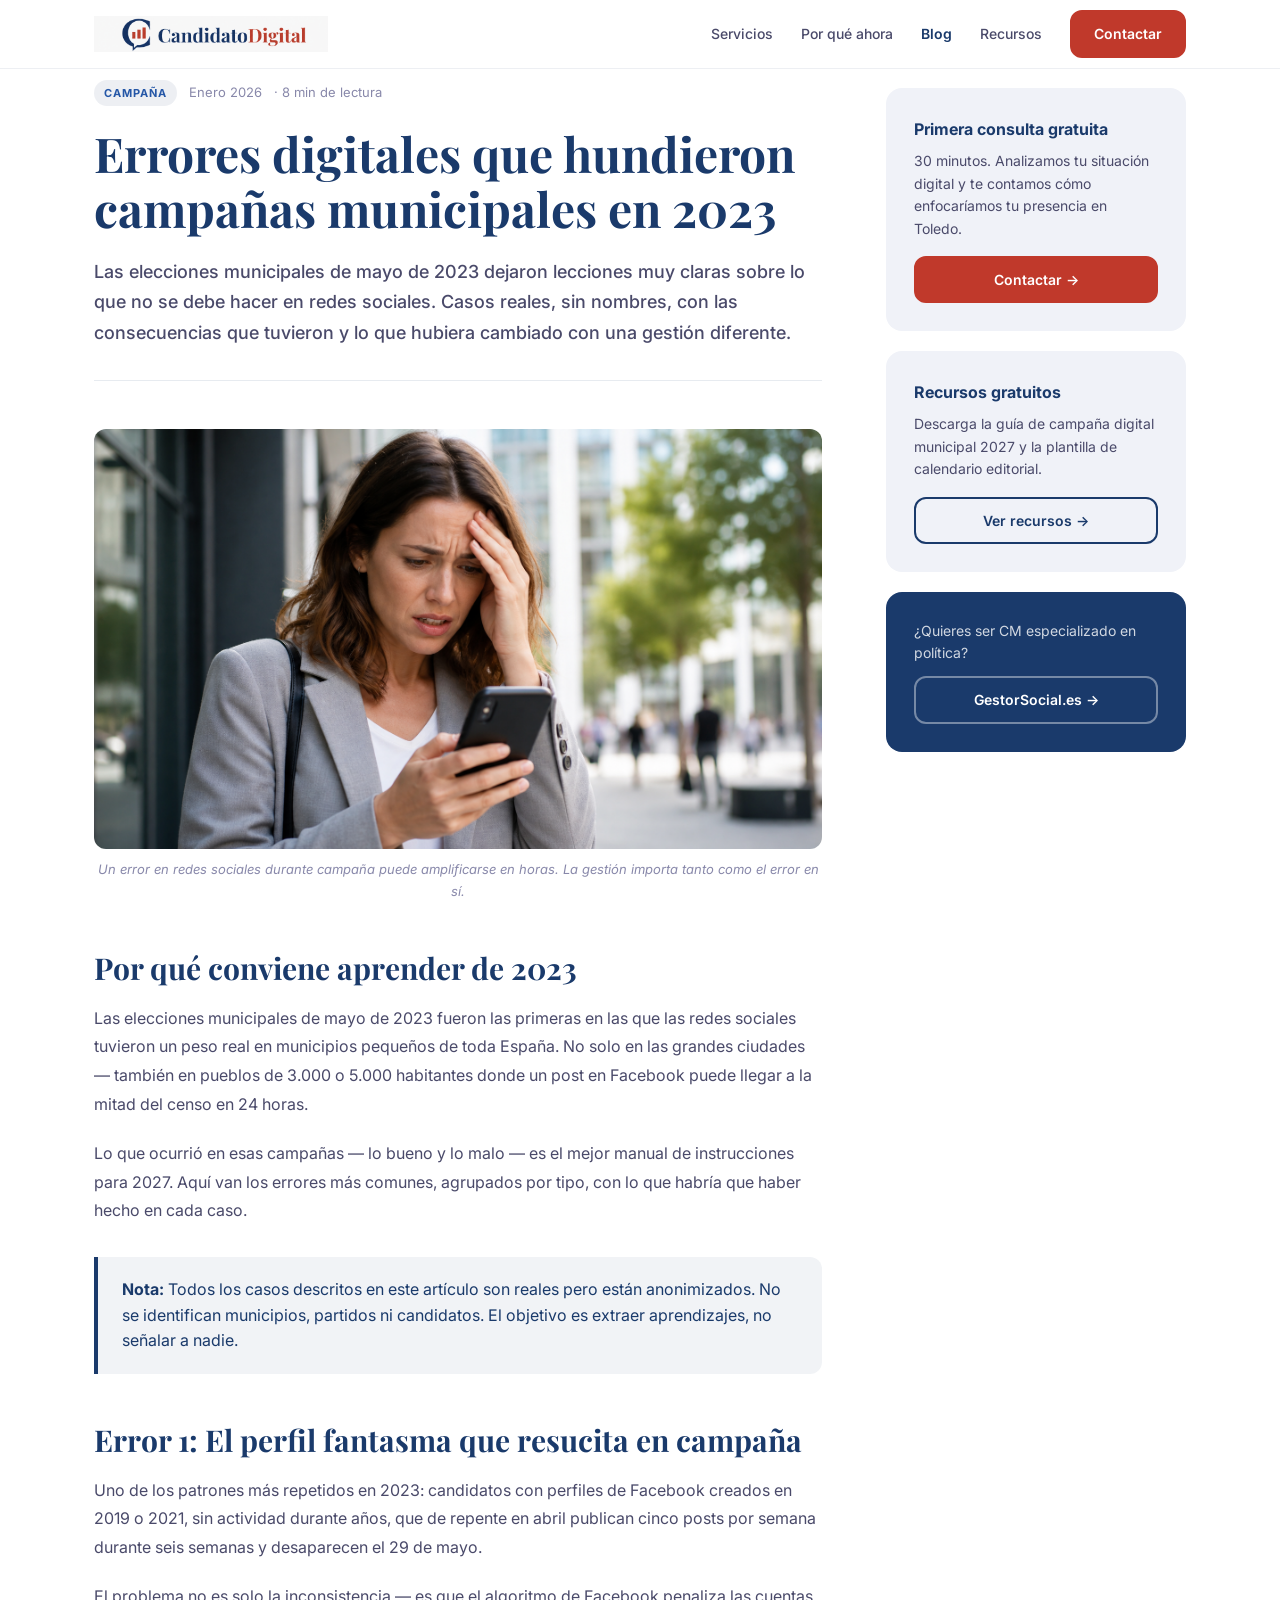
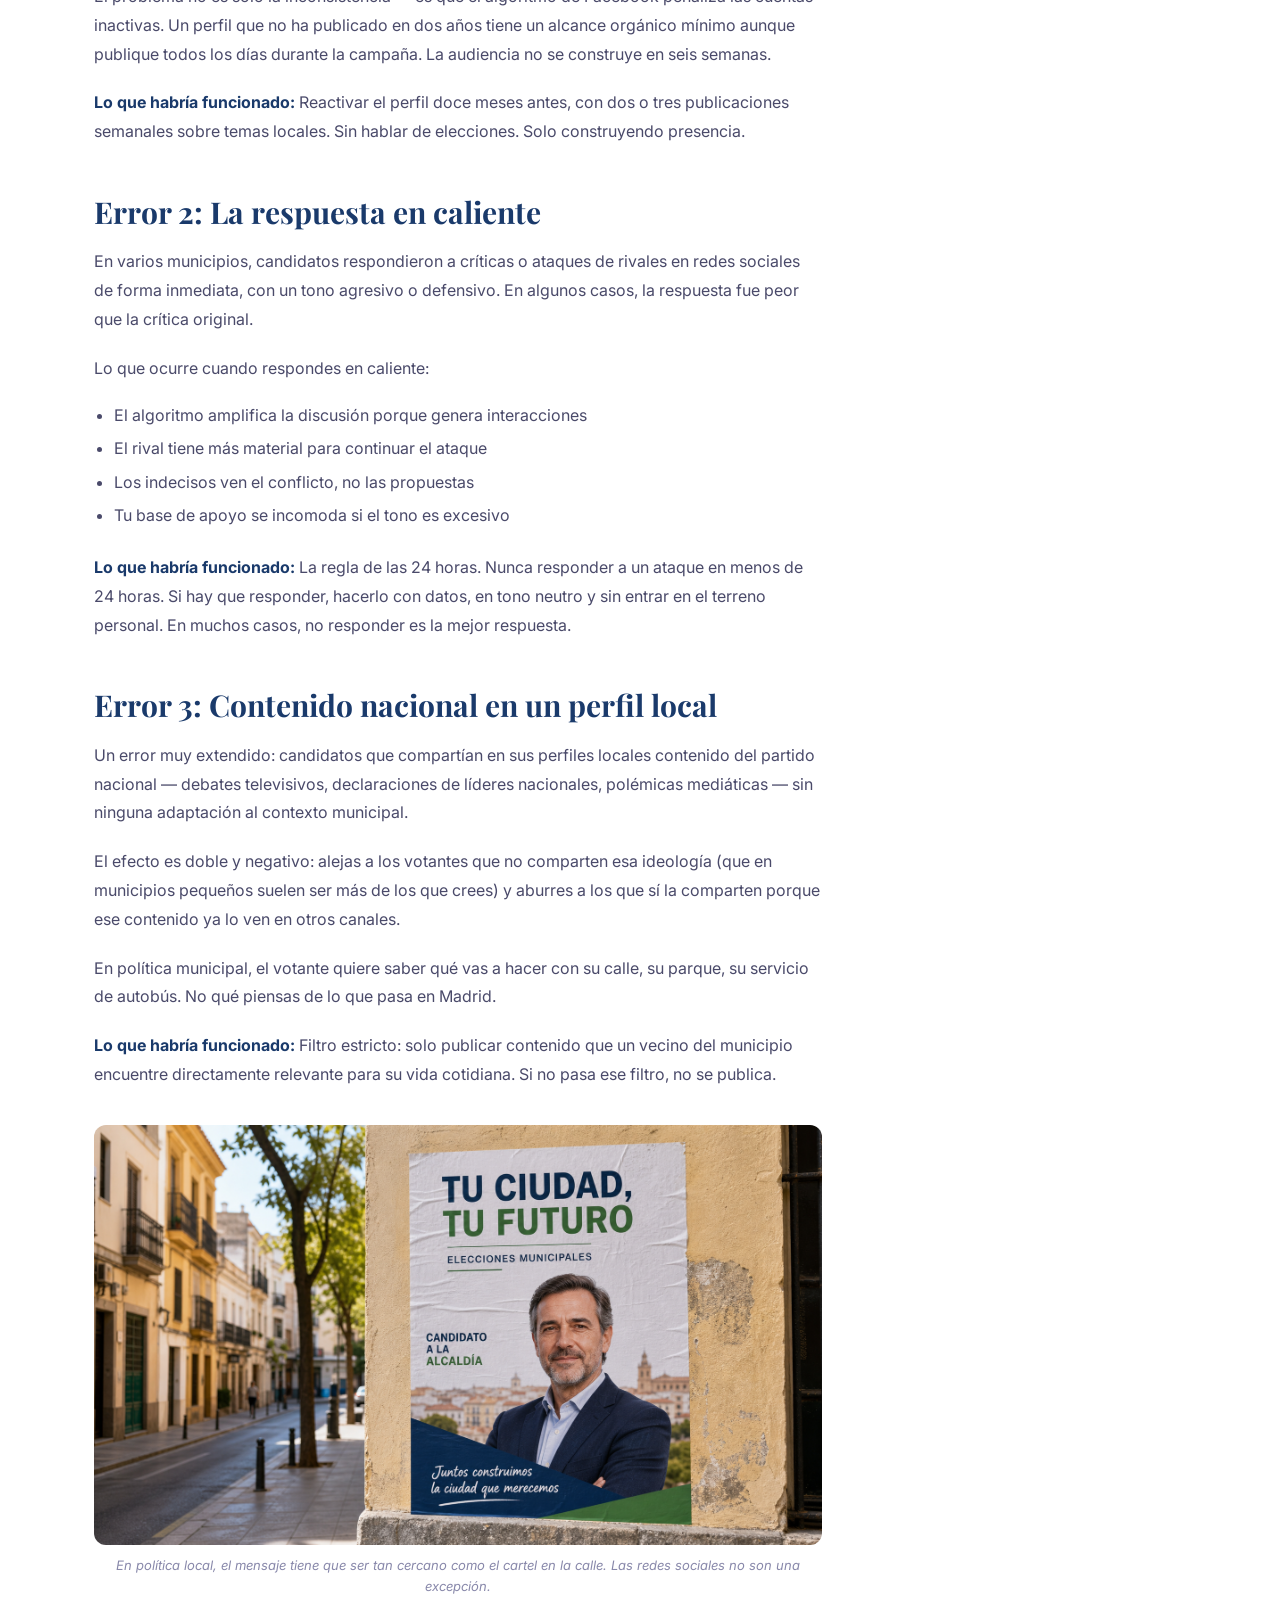
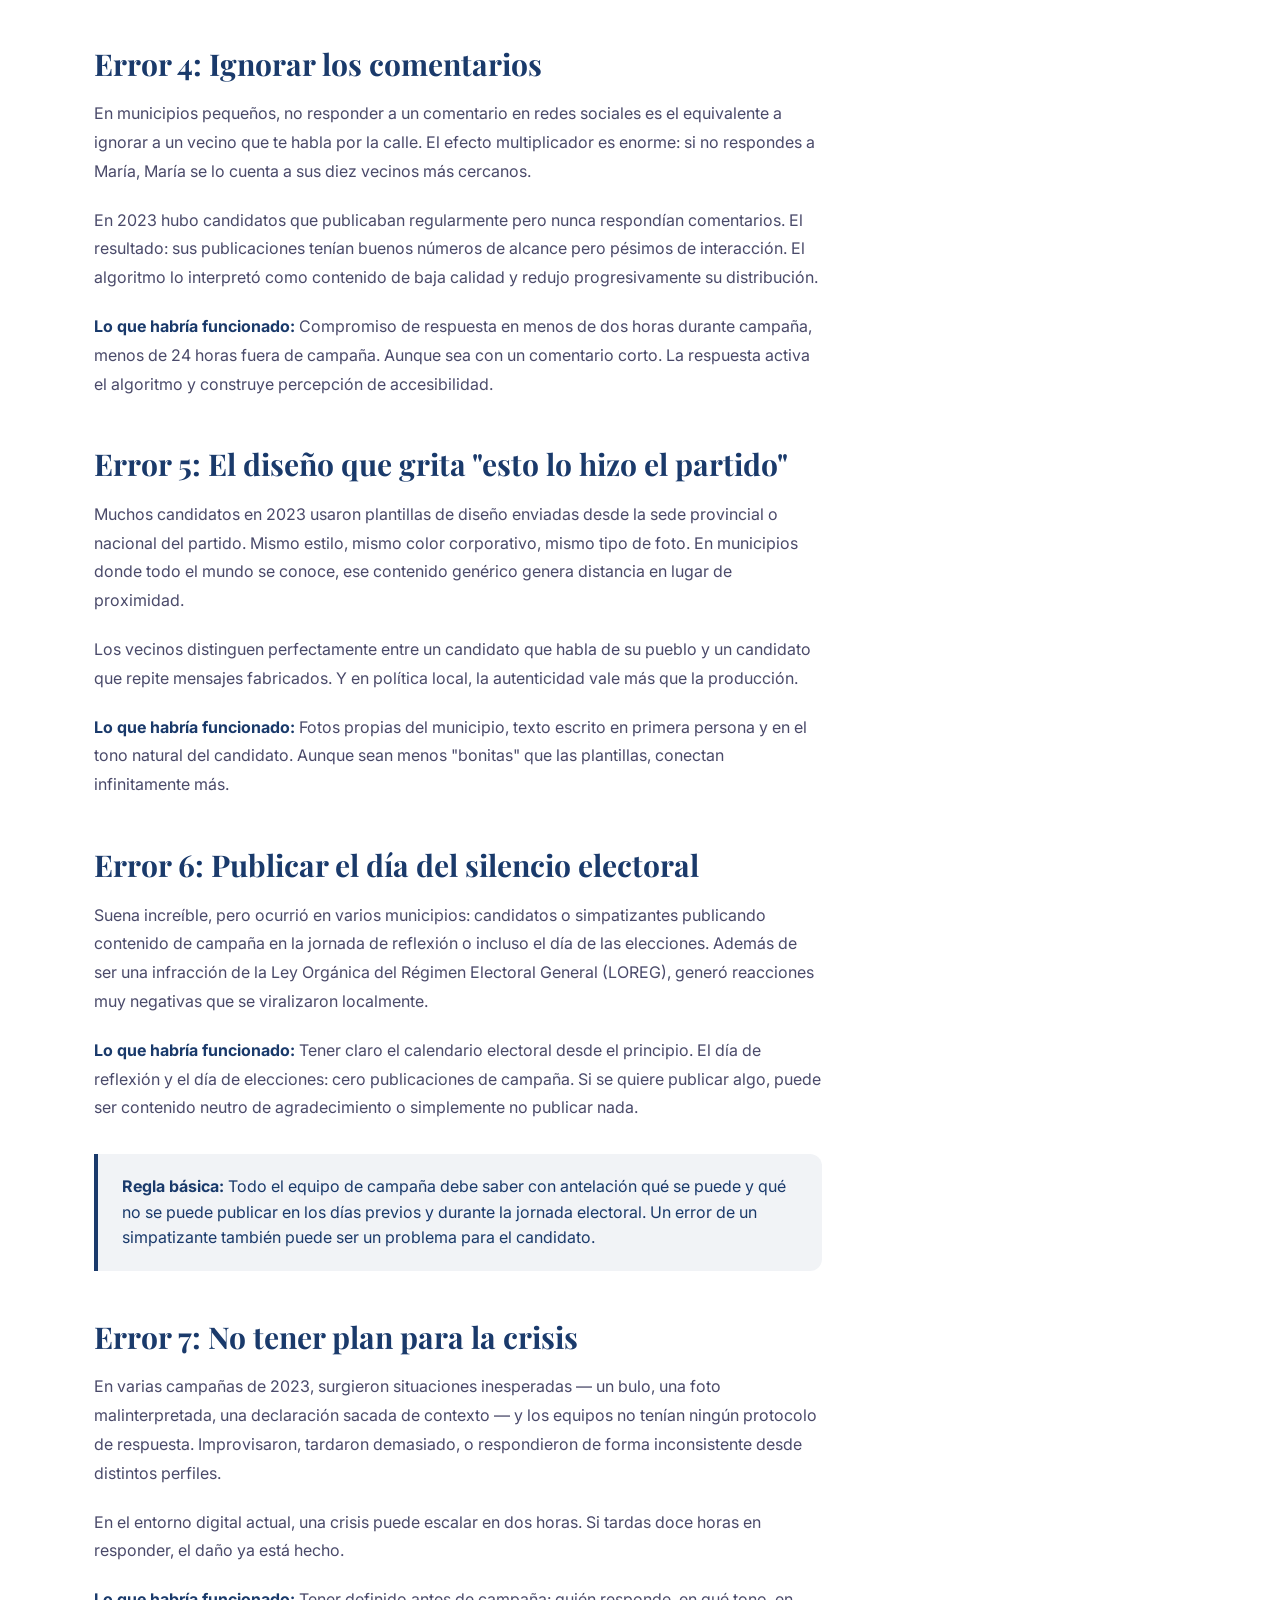
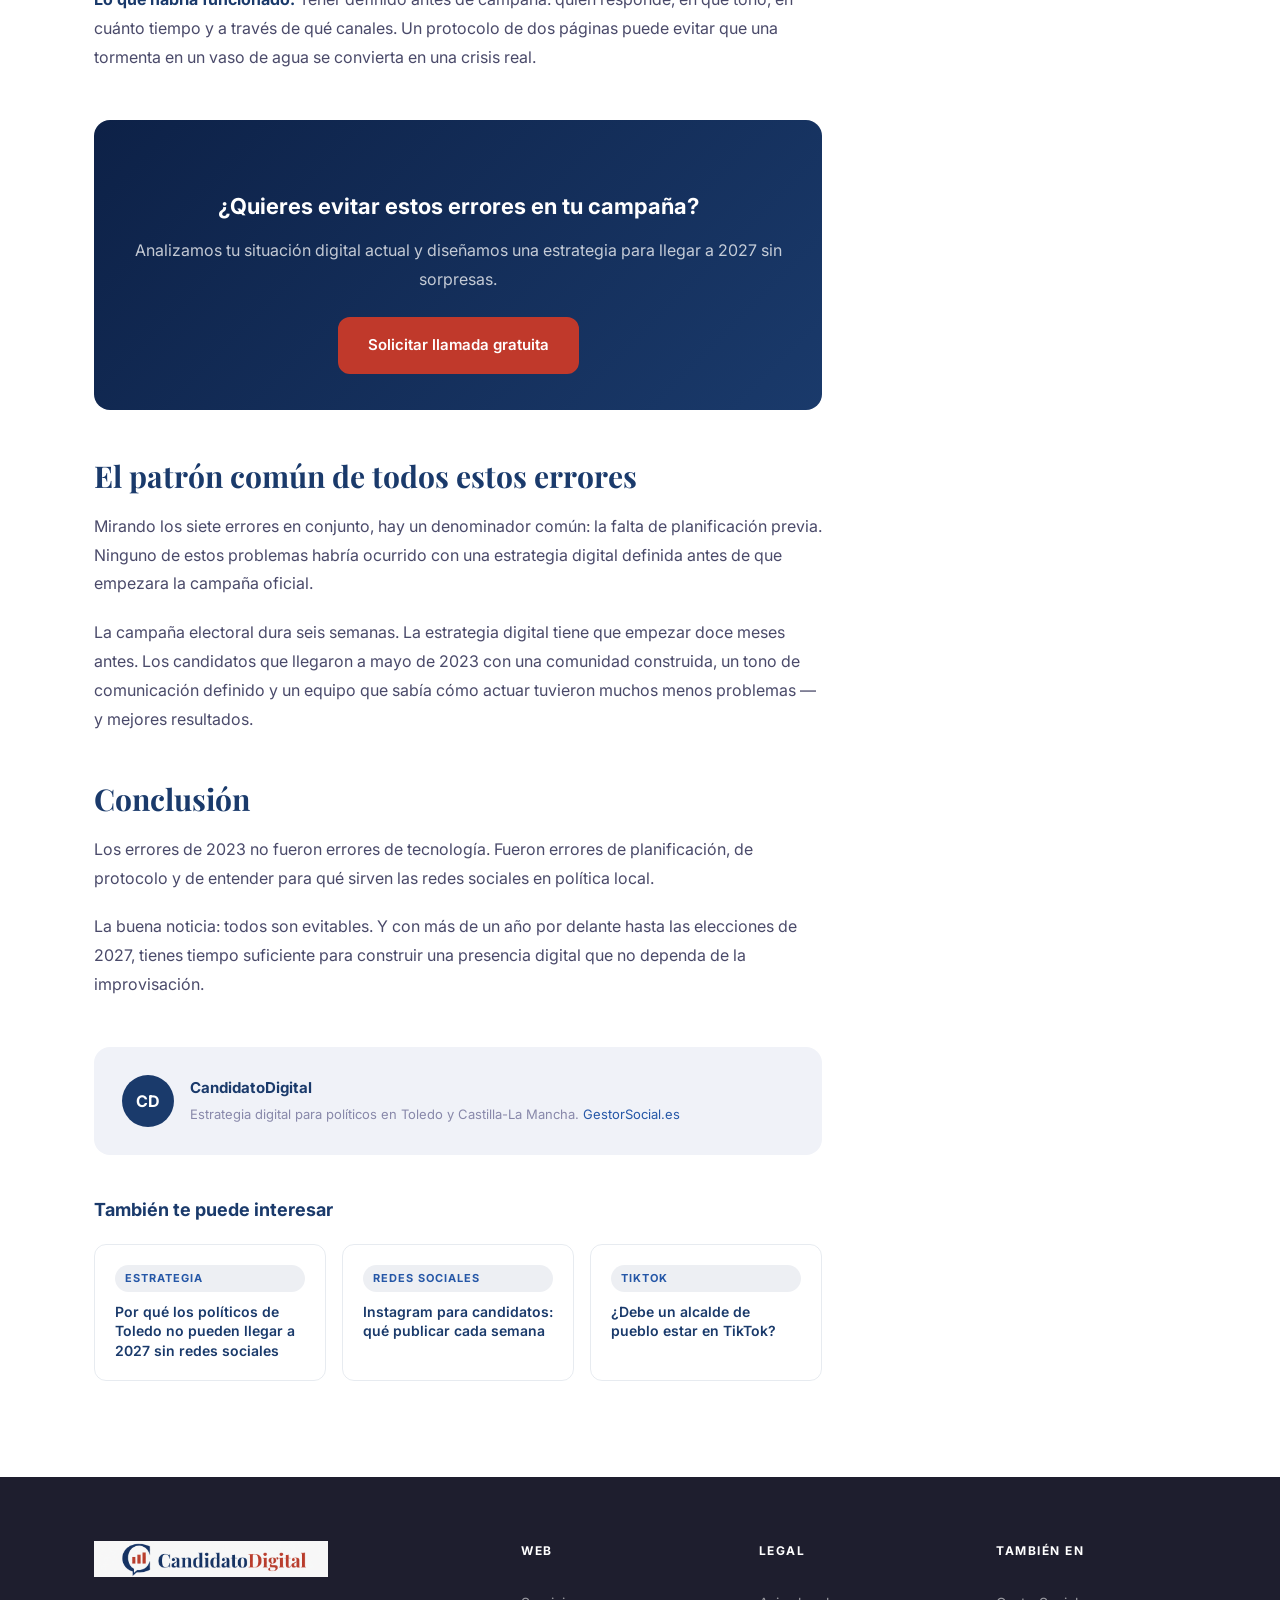
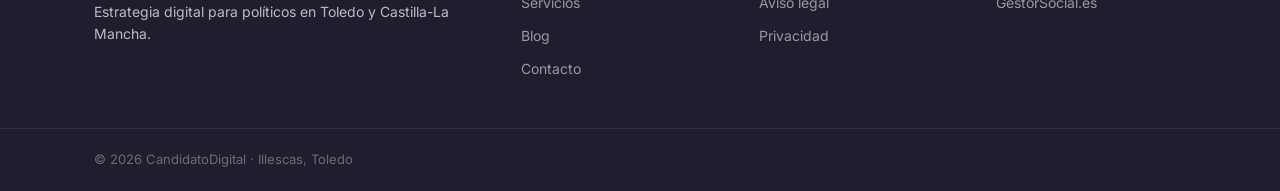
<file: blog/errores-digitales-campanas-municipales-2023.html>
<!DOCTYPE html>
<html lang="es">
<head>
  <!-- Google tag (gtag.js) -->
  <script async src="https://www.googletagmanager.com/gtag/js?id=G-HT81NY82RY"></script>
  <script>
    window.dataLayer = window.dataLayer || [];
    function gtag(){dataLayer.push(arguments);}
    gtag('js', new Date());
    gtag('config', 'G-HT81NY82RY');
  </script>
  <meta charset="UTF-8" />
  <meta name="viewport" content="width=device-width, initial-scale=1.0" />
  <link rel="icon" href="/favicon.png" type="image/png" />
  <script async src="https://pagead2.googlesyndication.com/pagead/js/adsbygoogle.js?client=ca-pub-8640850483632063" crossorigin="anonymous"></script>
  <meta name="description" content="Los errores digitales más comunes que hundieron campañas municipales en las elecciones de 2023. Casos reales sin nombres, lecciones concretas para no repetirlos en 2027." />
  <meta name="keywords" content="errores campaña digital municipal, fallos redes sociales políticos, campañas electorales 2023 errores, estrategia digital candidatos municipales, errores comunicación política local" />
  <meta property="og:title" content="Errores digitales que hundieron campañas municipales en 2023" />
  <meta property="og:description" content="Casos reales (sin nombres) de lo que no hay que hacer. Desde respuestas en caliente hasta perfiles abandonados. Lecciones para 2027." />
  <meta property="og:type" content="article" />
  <meta property="og:url" content="https://candidatodigital.es/blog/errores-digitales-campanas-municipales-2023.html" />
  <meta property="og:image" content="https://candidatodigital.es/img/op-image.png" />
  <meta property="og:image:width" content="1200" />
  <meta property="og:image:height" content="630" />
  <meta name="twitter:card" content="summary_large_image" />
  <meta name="twitter:image" content="https://candidatodigital.es/img/op-image.png" />
  <title>Errores digitales que hundieron campañas municipales en 2023 — CandidatoDigital</title>
  <link rel="stylesheet" href="../css/style.css" />
  <link rel="stylesheet" href="../css/articulo.css" />
  <link href="https://fonts.googleapis.com/css2?family=Inter:wght@400;500;600;700;800&family=Playfair+Display:wght@700;800&display=swap" rel="stylesheet" />
  <script type="application/ld+json">
  {
    "@context": "https://schema.org",
    "@type": "Article",
    "headline": "Errores digitales que hundieron campañas municipales en 2023",
    "description": "Casos reales de errores digitales en campañas municipales de 2023 y lecciones para no repetirlos en 2027.",
    "author": { "@type": "Person", "name": "CandidatoDigital" },
    "publisher": { "@type": "Organization", "name": "CandidatoDigital", "url": "https://candidatodigital.es" },
    "datePublished": "2026-01-20",
    "inLanguage": "es"
  }
  </script>
</head>
<body>

  <header class="nav">
    <div class="container nav__inner">
      <a href="/" class="nav__logo"><img src="/img/logo.png" alt="CandidatoDigital" class="nav__logo-img" /></a>
      <nav class="nav__links">
        <a href="/#servicios">Servicios</a>
        <a href="/#por-que">Por qué ahora</a>
        <a href="/blog/" class="nav__active">Blog</a>
        <a href="/#recursos">Recursos</a>
        <a href="/#contacto" class="btn btn--nav">Contactar</a>
      </nav>
      <button class="nav__burger" aria-label="Menú" onclick="toggleMenu()">
        <span></span><span></span><span></span>
      </button>
    </div>
    <div class="nav__mobile" id="mobileMenu">
      <a href="/#servicios" onclick="toggleMenu()">Servicios</a>
      <a href="/#por-que" onclick="toggleMenu()">Por qué ahora</a>
      <a href="/blog/" onclick="toggleMenu()">Blog</a>
      <a href="/#recursos" onclick="toggleMenu()">Recursos</a>
      <a href="/#contacto" onclick="toggleMenu()">Contactar</a>
    </div>
  </header>

  <div class="articulo-layout">
    <main class="articulo-main">

      <div class="articulo-header">
        <div class="articulo-meta">
          <span class="blog-tag">Campaña</span>
          <span class="blog-date">Enero 2026</span>
          <span class="blog-date">· 8 min de lectura</span>
        </div>
        <h1>Errores digitales que hundieron campañas municipales en 2023</h1>
        <p class="articulo-intro">Las elecciones municipales de mayo de 2023 dejaron lecciones muy claras sobre lo que no se debe hacer en redes sociales. Casos reales, sin nombres, con las consecuencias que tuvieron y lo que hubiera cambiado con una gestión diferente.</p>
      </div>

      <div class="articulo-body">

        <figure class="articulo-figura">
          <img src="/img/blog/error-campana-digital.jpg" alt="Candidato mirando el móvil con expresión preocupada ante una crisis de comunicación en redes sociales" loading="lazy" />
          <figcaption>Un error en redes sociales durante campaña puede amplificarse en horas. La gestión importa tanto como el error en sí.</figcaption>
        </figure>

        <h2>Por qué conviene aprender de 2023</h2>
        <p>Las elecciones municipales de mayo de 2023 fueron las primeras en las que las redes sociales tuvieron un peso real en municipios pequeños de toda España. No solo en las grandes ciudades — también en pueblos de 3.000 o 5.000 habitantes donde un post en Facebook puede llegar a la mitad del censo en 24 horas.</p>
        <p>Lo que ocurrió en esas campañas — lo bueno y lo malo — es el mejor manual de instrucciones para 2027. Aquí van los errores más comunes, agrupados por tipo, con lo que habría que haber hecho en cada caso.</p>

        <div class="articulo-destacado">
          <strong>Nota:</strong> Todos los casos descritos en este artículo son reales pero están anonimizados. No se identifican municipios, partidos ni candidatos. El objetivo es extraer aprendizajes, no señalar a nadie.
        </div>

        <h2>Error 1: El perfil fantasma que resucita en campaña</h2>
        <p>Uno de los patrones más repetidos en 2023: candidatos con perfiles de Facebook creados en 2019 o 2021, sin actividad durante años, que de repente en abril publican cinco posts por semana durante seis semanas y desaparecen el 29 de mayo.</p>
        <p>El problema no es solo la inconsistencia — es que el algoritmo de Facebook penaliza las cuentas inactivas. Un perfil que no ha publicado en dos años tiene un alcance orgánico mínimo aunque publique todos los días durante la campaña. La audiencia no se construye en seis semanas.</p>
        <p><strong>Lo que habría funcionado:</strong> Reactivar el perfil doce meses antes, con dos o tres publicaciones semanales sobre temas locales. Sin hablar de elecciones. Solo construyendo presencia.</p>

        <h2>Error 2: La respuesta en caliente</h2>
        <p>En varios municipios, candidatos respondieron a críticas o ataques de rivales en redes sociales de forma inmediata, con un tono agresivo o defensivo. En algunos casos, la respuesta fue peor que la crítica original.</p>
        <p>Lo que ocurre cuando respondes en caliente:</p>
        <ul>
          <li>El algoritmo amplifica la discusión porque genera interacciones</li>
          <li>El rival tiene más material para continuar el ataque</li>
          <li>Los indecisos ven el conflicto, no las propuestas</li>
          <li>Tu base de apoyo se incomoda si el tono es excesivo</li>
        </ul>
        <p><strong>Lo que habría funcionado:</strong> La regla de las 24 horas. Nunca responder a un ataque en menos de 24 horas. Si hay que responder, hacerlo con datos, en tono neutro y sin entrar en el terreno personal. En muchos casos, no responder es la mejor respuesta.</p>

        <h2>Error 3: Contenido nacional en un perfil local</h2>
        <p>Un error muy extendido: candidatos que compartían en sus perfiles locales contenido del partido nacional — debates televisivos, declaraciones de líderes nacionales, polémicas mediáticas — sin ninguna adaptación al contexto municipal.</p>
        <p>El efecto es doble y negativo: alejas a los votantes que no comparten esa ideología (que en municipios pequeños suelen ser más de los que crees) y aburres a los que sí la comparten porque ese contenido ya lo ven en otros canales.</p>
        <p>En política municipal, el votante quiere saber qué vas a hacer con su calle, su parque, su servicio de autobús. No qué piensas de lo que pasa en Madrid.</p>
        <p><strong>Lo que habría funcionado:</strong> Filtro estricto: solo publicar contenido que un vecino del municipio encuentre directamente relevante para su vida cotidiana. Si no pasa ese filtro, no se publica.</p>

        <figure class="articulo-figura">
          <img src="/img/blog/campana-electoral-local.jpg" alt="Cartel electoral de campaña municipal en la calle de un pueblo español" loading="lazy" />
          <figcaption>En política local, el mensaje tiene que ser tan cercano como el cartel en la calle. Las redes sociales no son una excepción.</figcaption>
        </figure>

        <h2>Error 4: Ignorar los comentarios</h2>
        <p>En municipios pequeños, no responder a un comentario en redes sociales es el equivalente a ignorar a un vecino que te habla por la calle. El efecto multiplicador es enorme: si no respondes a María, María se lo cuenta a sus diez vecinos más cercanos.</p>
        <p>En 2023 hubo candidatos que publicaban regularmente pero nunca respondían comentarios. El resultado: sus publicaciones tenían buenos números de alcance pero pésimos de interacción. El algoritmo lo interpretó como contenido de baja calidad y redujo progresivamente su distribución.</p>
        <p><strong>Lo que habría funcionado:</strong> Compromiso de respuesta en menos de dos horas durante campaña, menos de 24 horas fuera de campaña. Aunque sea con un comentario corto. La respuesta activa el algoritmo y construye percepción de accesibilidad.</p>

        <h2>Error 5: El diseño que grita "esto lo hizo el partido"</h2>
        <p>Muchos candidatos en 2023 usaron plantillas de diseño enviadas desde la sede provincial o nacional del partido. Mismo estilo, mismo color corporativo, mismo tipo de foto. En municipios donde todo el mundo se conoce, ese contenido genérico genera distancia en lugar de proximidad.</p>
        <p>Los vecinos distinguen perfectamente entre un candidato que habla de su pueblo y un candidato que repite mensajes fabricados. Y en política local, la autenticidad vale más que la producción.</p>
        <p><strong>Lo que habría funcionado:</strong> Fotos propias del municipio, texto escrito en primera persona y en el tono natural del candidato. Aunque sean menos "bonitas" que las plantillas, conectan infinitamente más.</p>

        <h2>Error 6: Publicar el día del silencio electoral</h2>
        <p>Suena increíble, pero ocurrió en varios municipios: candidatos o simpatizantes publicando contenido de campaña en la jornada de reflexión o incluso el día de las elecciones. Además de ser una infracción de la Ley Orgánica del Régimen Electoral General (LOREG), generó reacciones muy negativas que se viralizaron localmente.</p>
        <p><strong>Lo que habría funcionado:</strong> Tener claro el calendario electoral desde el principio. El día de reflexión y el día de elecciones: cero publicaciones de campaña. Si se quiere publicar algo, puede ser contenido neutro de agradecimiento o simplemente no publicar nada.</p>

        <div class="articulo-destacado">
          <strong>Regla básica:</strong> Todo el equipo de campaña debe saber con antelación qué se puede y qué no se puede publicar en los días previos y durante la jornada electoral. Un error de un simpatizante también puede ser un problema para el candidato.
        </div>

        <h2>Error 7: No tener plan para la crisis</h2>
        <p>En varias campañas de 2023, surgieron situaciones inesperadas — un bulo, una foto malinterpretada, una declaración sacada de contexto — y los equipos no tenían ningún protocolo de respuesta. Improvisaron, tardaron demasiado, o respondieron de forma inconsistente desde distintos perfiles.</p>
        <p>En el entorno digital actual, una crisis puede escalar en dos horas. Si tardas doce horas en responder, el daño ya está hecho.</p>
        <p><strong>Lo que habría funcionado:</strong> Tener definido antes de campaña: quién responde, en qué tono, en cuánto tiempo y a través de qué canales. Un protocolo de dos páginas puede evitar que una tormenta en un vaso de agua se convierta en una crisis real.</p>

        <div class="articulo-cta">
          <h3>¿Quieres evitar estos errores en tu campaña?</h3>
          <p>Analizamos tu situación digital actual y diseñamos una estrategia para llegar a 2027 sin sorpresas.</p>
          <a href="/#contacto" class="btn btn--primary">Solicitar llamada gratuita</a>
        </div>

        <h2>El patrón común de todos estos errores</h2>
        <p>Mirando los siete errores en conjunto, hay un denominador común: la falta de planificación previa. Ninguno de estos problemas habría ocurrido con una estrategia digital definida antes de que empezara la campaña oficial.</p>
        <p>La campaña electoral dura seis semanas. La estrategia digital tiene que empezar doce meses antes. Los candidatos que llegaron a mayo de 2023 con una comunidad construida, un tono de comunicación definido y un equipo que sabía cómo actuar tuvieron muchos menos problemas — y mejores resultados.</p>

        <h2>Conclusión</h2>
        <p>Los errores de 2023 no fueron errores de tecnología. Fueron errores de planificación, de protocolo y de entender para qué sirven las redes sociales en política local.</p>
        <p>La buena noticia: todos son evitables. Y con más de un año por delante hasta las elecciones de 2027, tienes tiempo suficiente para construir una presencia digital que no dependa de la improvisación.</p>

      </div>

      <!-- AUTOR -->
      <div class="articulo-autor">
        <div class="articulo-autor__avatar">CD</div>
        <div>
          <strong>CandidatoDigital</strong>
          <p>Estrategia digital para políticos en Toledo y Castilla-La Mancha. <a href="https://gestorsocial.es" target="_blank" rel="noopener">GestorSocial.es</a></p>
        </div>
      </div>

      <!-- ARTÍCULOS RELACIONADOS -->
      <div class="articulo-relacionados">
        <h3>También te puede interesar</h3>
        <div class="articulo-relacionados__grid">
          <a href="redes-sociales-politicos-toledo-2027.html" class="rel-card">
            <span class="blog-tag">Estrategia</span>
            <p>Por qué los políticos de Toledo no pueden llegar a 2027 sin redes sociales</p>
          </a>
          <a href="instagram-candidatos-que-publicar.html" class="rel-card">
            <span class="blog-tag">Redes sociales</span>
            <p>Instagram para candidatos: qué publicar cada semana</p>
          </a>
          <a href="tiktok-alcalde-pueblo.html" class="rel-card">
            <span class="blog-tag">TikTok</span>
            <p>¿Debe un alcalde de pueblo estar en TikTok?</p>
          </a>
        </div>
      </div>

    </main>

    <!-- SIDEBAR -->
    <aside class="articulo-sidebar">
      <div class="sidebar-box">
        <h4>Primera consulta gratuita</h4>
        <p>30 minutos. Analizamos tu situación digital y te contamos cómo enfocaríamos tu presencia en Toledo.</p>
        <a href="/#contacto" class="btn btn--primary btn--sm btn--full">Contactar →</a>
      </div>
      <div class="sidebar-box">
        <h4>Recursos gratuitos</h4>
        <p>Descarga la guía de campaña digital municipal 2027 y la plantilla de calendario editorial.</p>
        <a href="/#recursos" class="btn btn--ghost btn--sm btn--full">Ver recursos →</a>
      </div>
      <div class="sidebar-box sidebar-box--gestorsocial">
        <p>¿Quieres ser CM especializado en política?</p>
        <a href="https://gestorsocial.es" target="_blank" rel="noopener" class="btn btn--ghost btn--sm btn--full">GestorSocial.es →</a>
      </div>
    </aside>
  </div>

  <footer class="footer">
    <div class="container footer__inner">
      <div class="footer__brand">
        <a href="/" class="nav__logo"><img src="/img/logo.png" alt="CandidatoDigital" class="nav__logo-img" /></a>
        <p>Estrategia digital para políticos en Toledo y Castilla-La Mancha.</p>
      </div>
      <div class="footer__links">
        <h4>Web</h4>
        <a href="/#servicios">Servicios</a>
        <a href="/blog/">Blog</a>
        <a href="/#contacto">Contacto</a>
      </div>
      <div class="footer__links">
        <h4>Legal</h4>
        <a href="/aviso-legal.html">Aviso legal</a>
        <a href="/privacidad.html">Privacidad</a>
      </div>
      <div class="footer__links">
        <h4>También en</h4>
        <a href="https://gestorsocial.es" target="_blank" rel="noopener">GestorSocial.es</a>
      </div>
    </div>
    <div class="footer__bottom">
      <div class="container">
        <p>© 2026 CandidatoDigital · Illescas, Toledo</p>
      </div>
    </div>
  </footer>

  <script>
    function toggleMenu() {
      document.getElementById('mobileMenu').classList.toggle('nav__mobile--open');
    }
    window.addEventListener('scroll', () => {
      document.querySelector('.nav').classList.toggle('nav--scrolled', window.scrollY > 20);
    });
  </script>
</body>
</html>
</file>
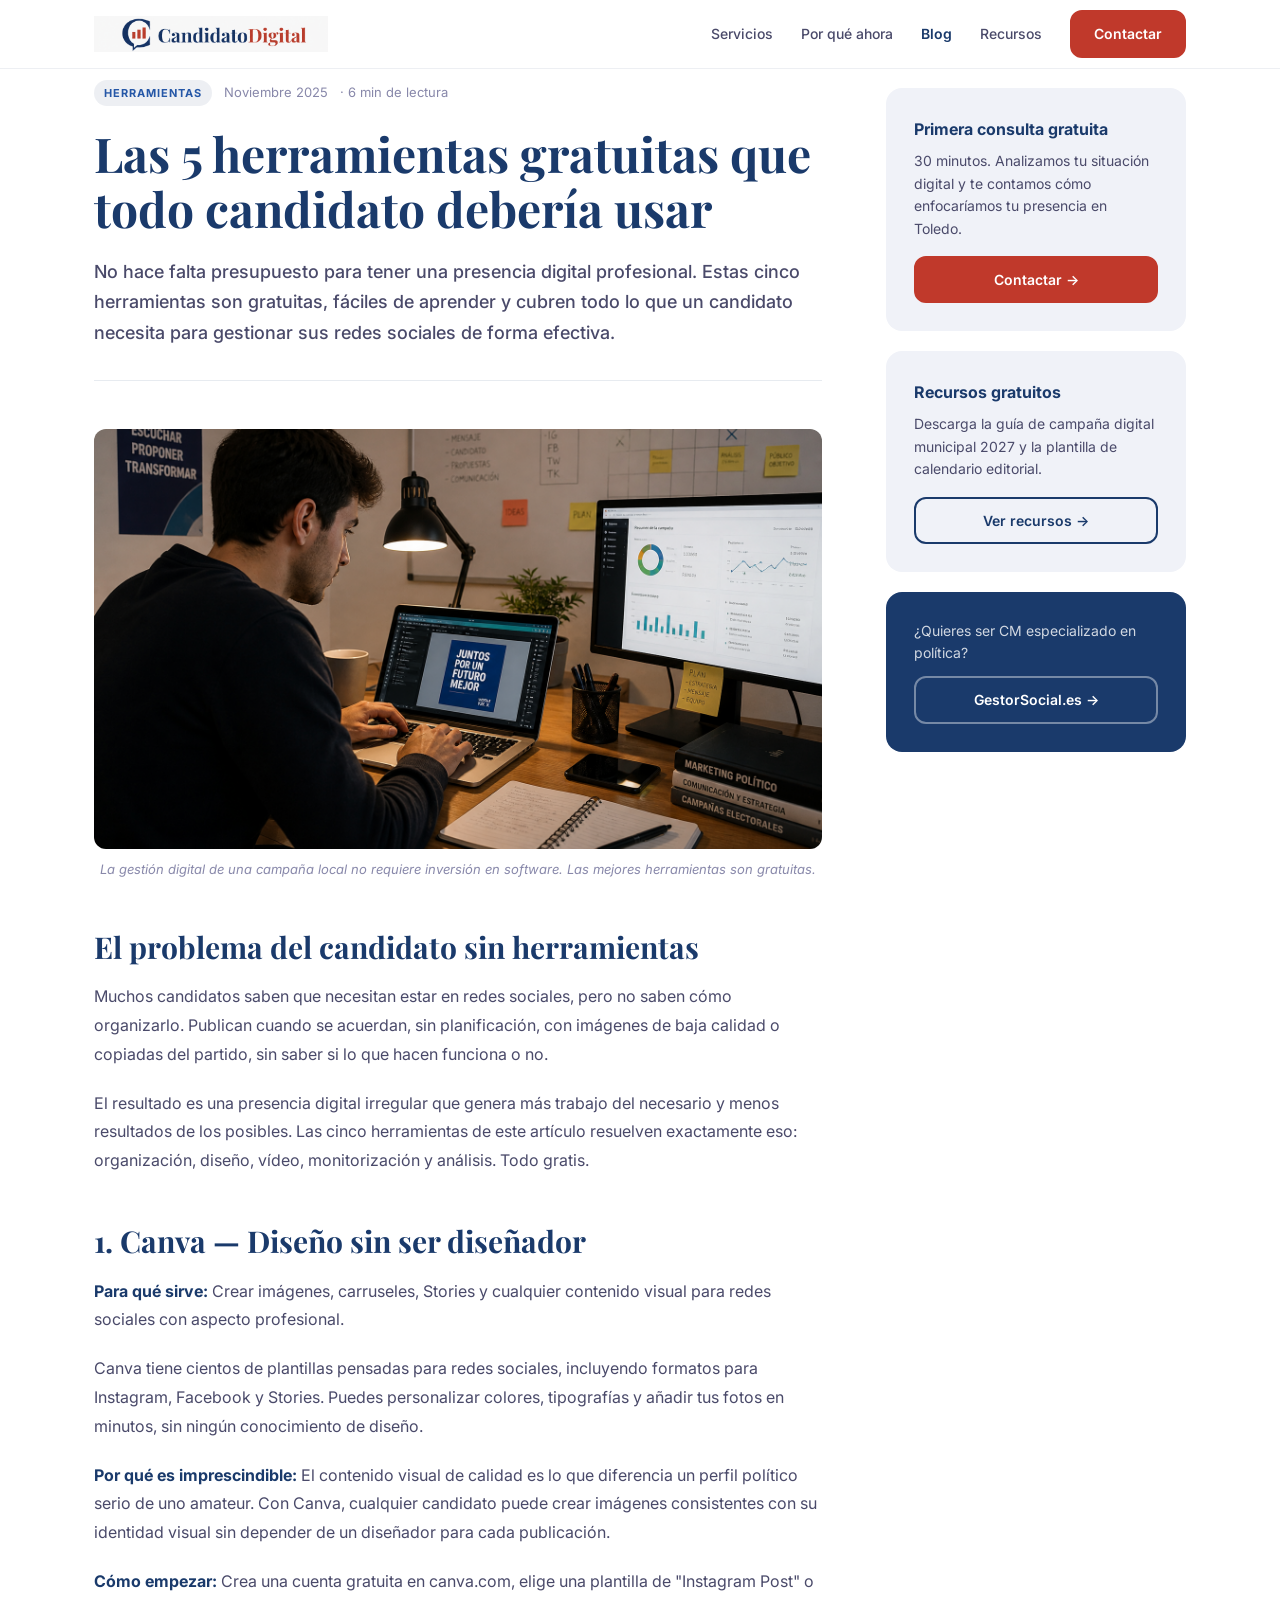
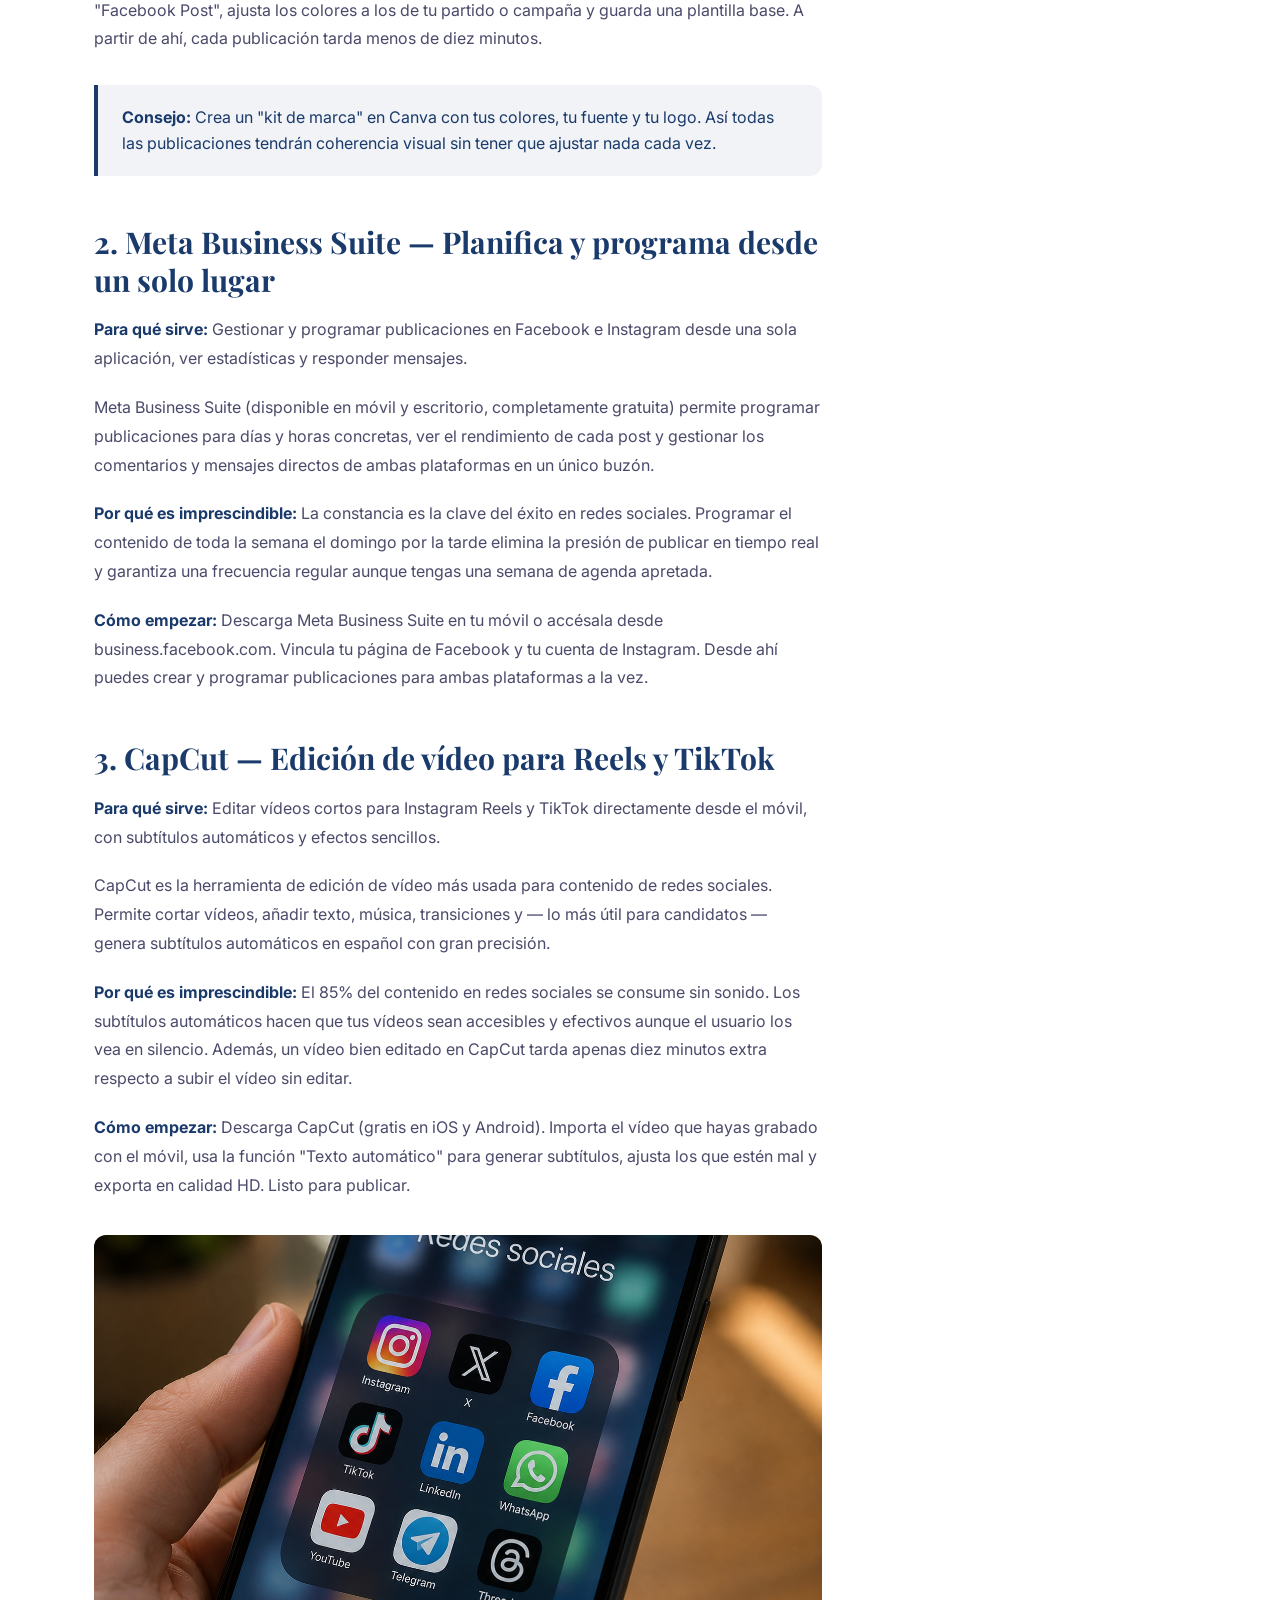
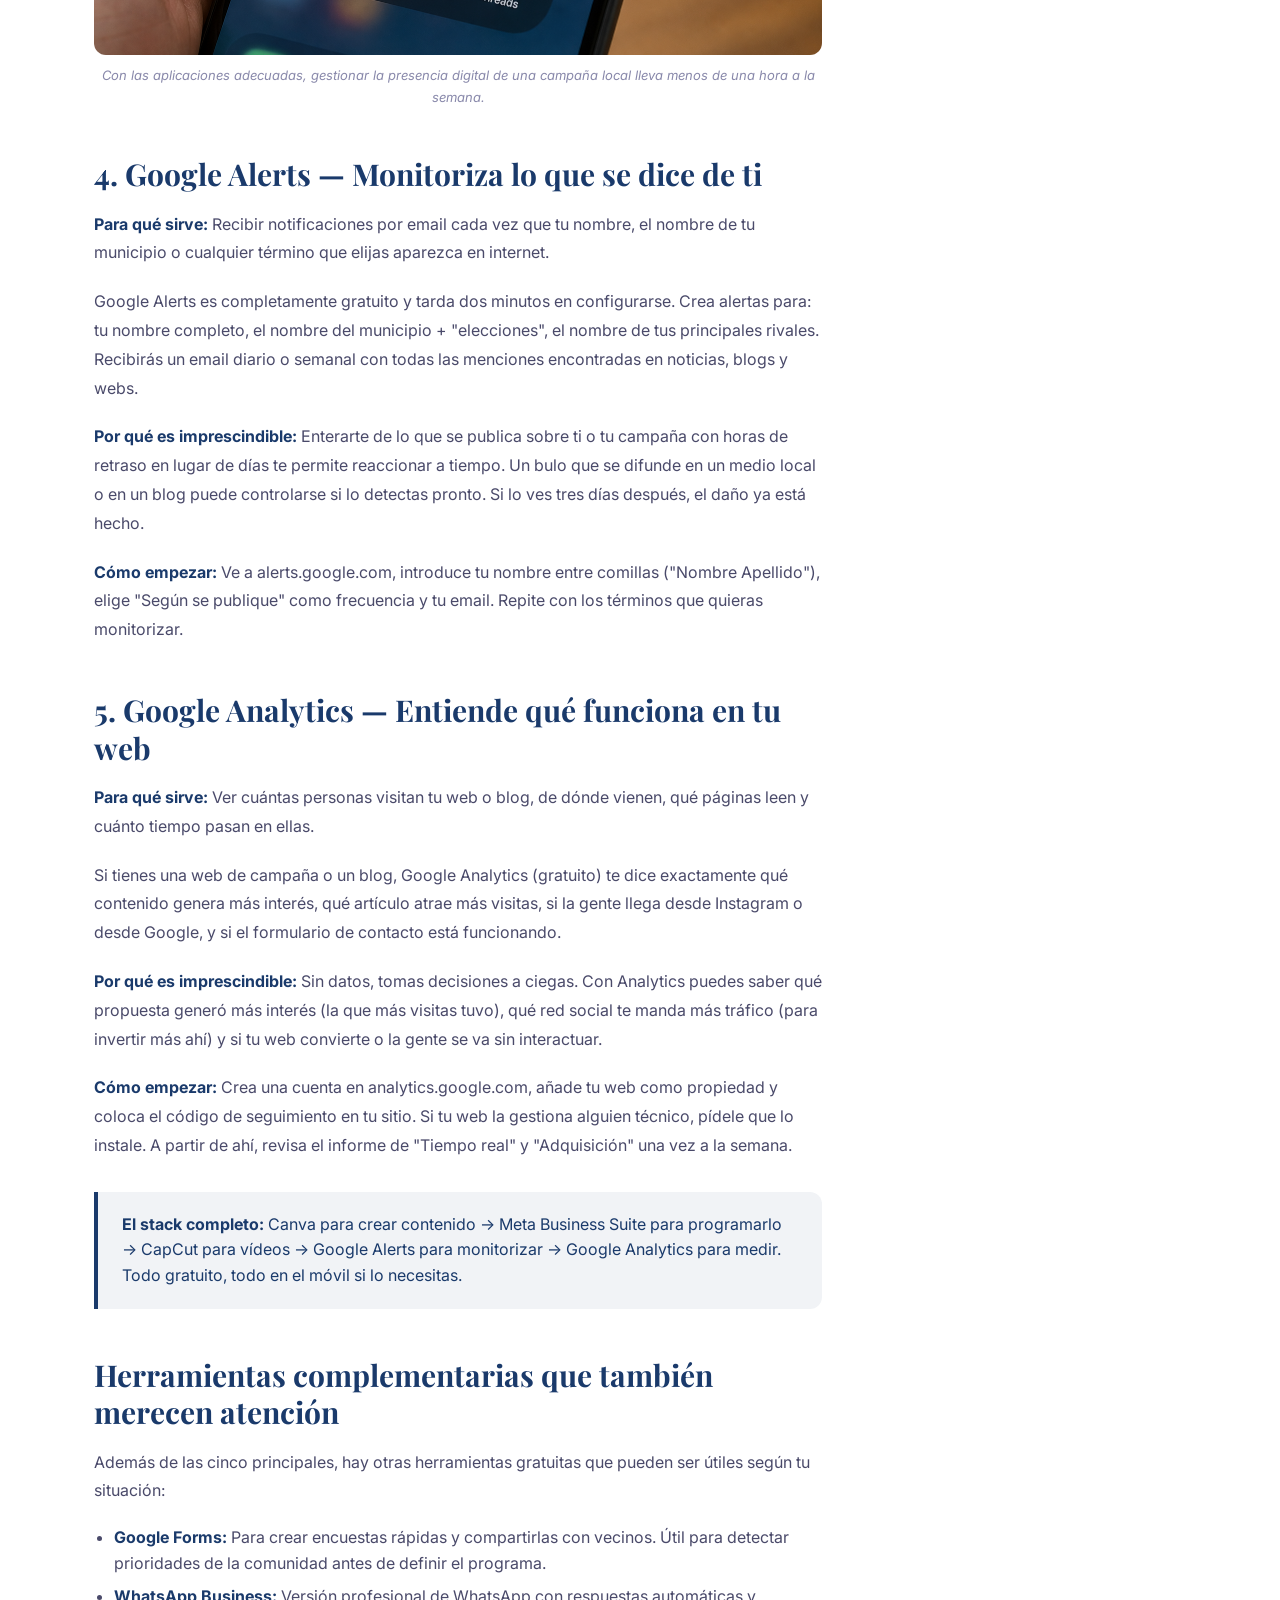
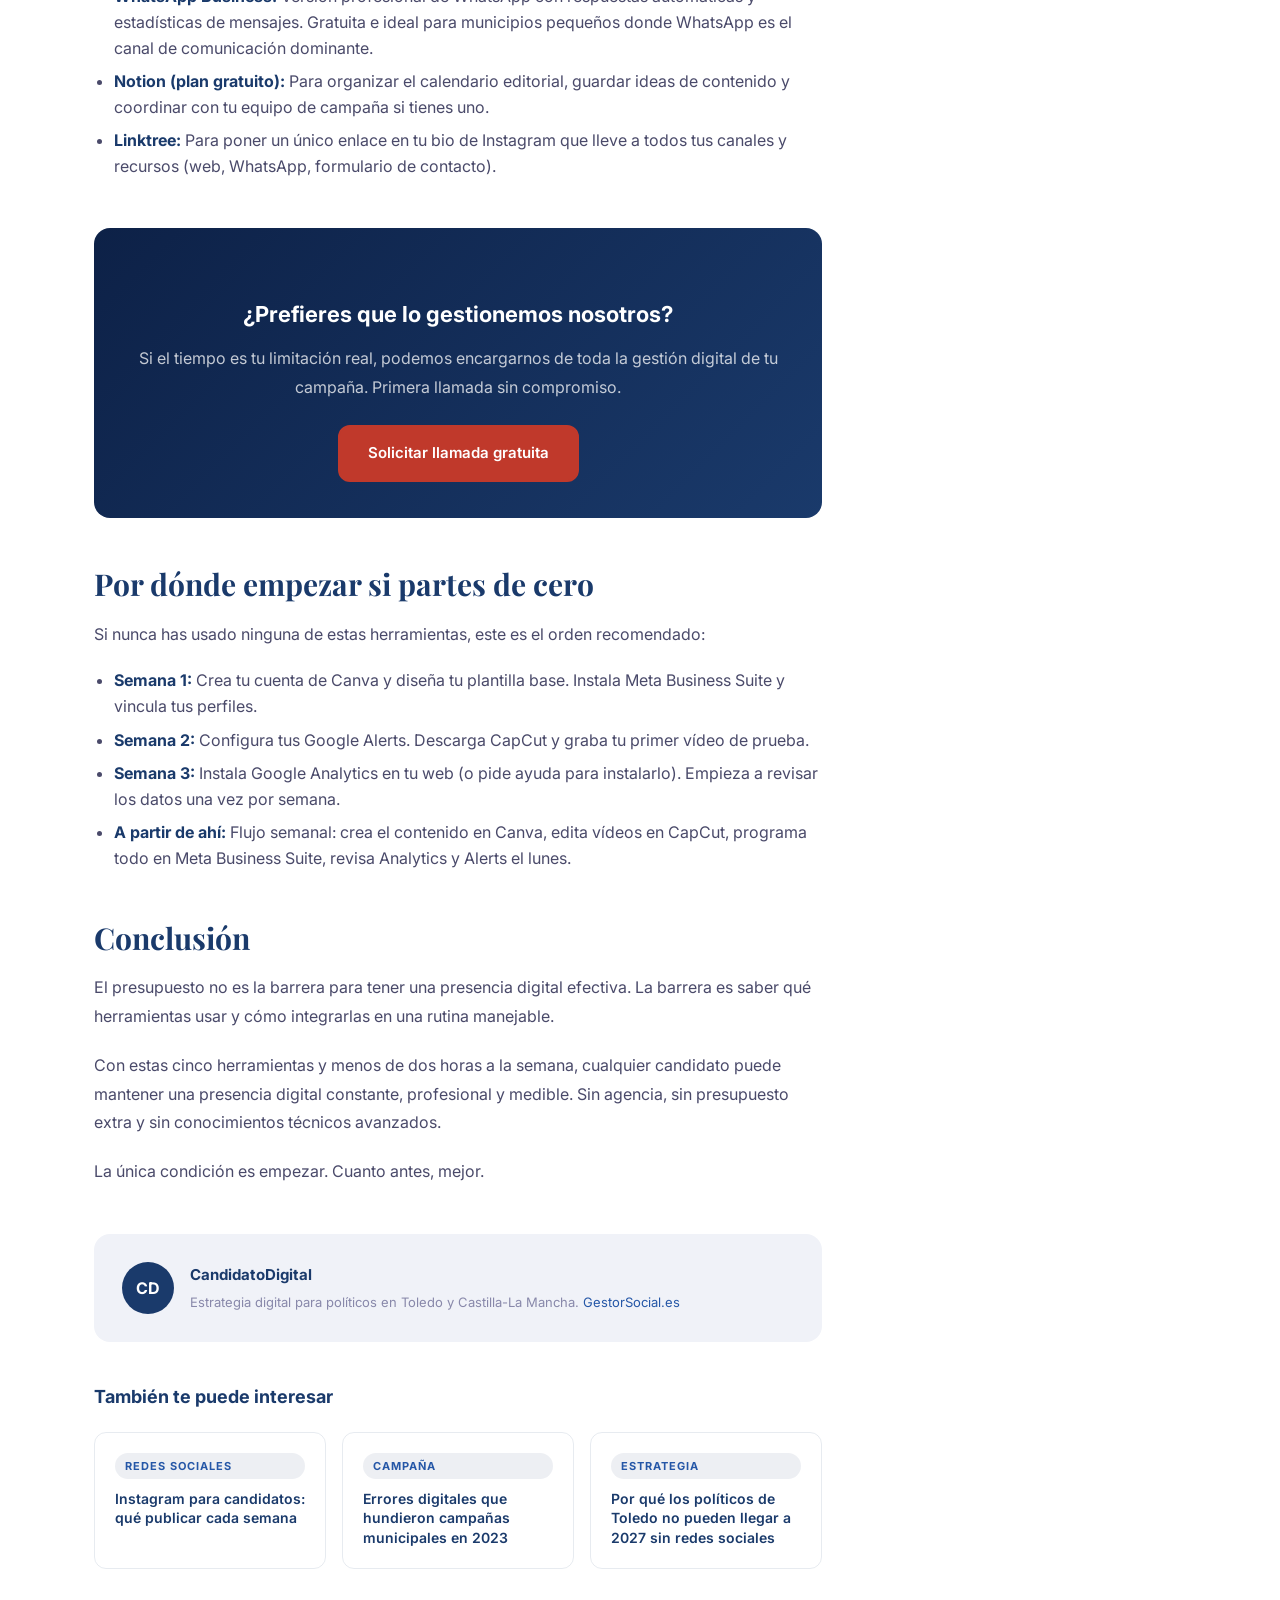
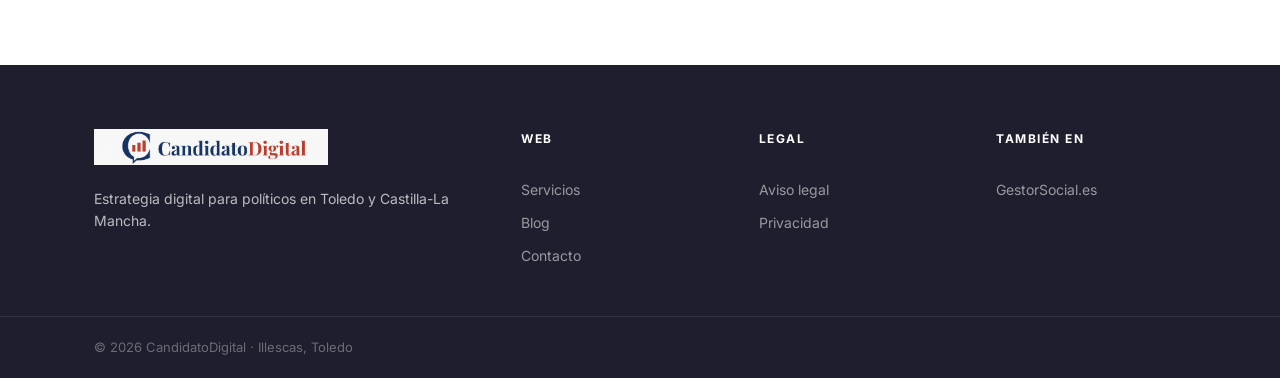
<file: blog/herramientas-gratuitas-candidatos.html>
<!DOCTYPE html>
<html lang="es">
<head>
  <!-- Google tag (gtag.js) -->
  <script async src="https://www.googletagmanager.com/gtag/js?id=G-HT81NY82RY"></script>
  <script>
    window.dataLayer = window.dataLayer || [];
    function gtag(){dataLayer.push(arguments);}
    gtag('js', new Date());
    gtag('config', 'G-HT81NY82RY');
  </script>
  <meta charset="UTF-8" />
  <meta name="viewport" content="width=device-width, initial-scale=1.0" />
  <link rel="icon" href="/favicon.png" type="image/png" />
  <script async src="https://pagead2.googlesyndication.com/pagead/js/adsbygoogle.js?client=ca-pub-8640850483632063" crossorigin="anonymous"></script>
  <meta name="description" content="Las 5 herramientas digitales gratuitas que todo candidato político debería usar: Canva, Meta Business Suite, Google Alerts, CapCut y Google Analytics. Sin coste, fáciles de aprender." />
  <meta name="keywords" content="herramientas gratuitas candidatos políticos, apps redes sociales candidatos, Canva política, herramientas campaña electoral digital, gestión redes sociales políticos gratis" />
  <meta property="og:title" content="Las 5 herramientas gratuitas que todo candidato debería usar" />
  <meta property="og:description" content="Canva, Buffer, Google Alerts y más. Sin coste, fáciles de aprender, resultados visibles desde el primer día." />
  <meta property="og:type" content="article" />
  <meta property="og:url" content="https://candidatodigital.es/blog/herramientas-gratuitas-candidatos.html" />
  <meta property="og:image" content="https://candidatodigital.es/img/op-image.png" />
  <meta property="og:image:width" content="1200" />
  <meta property="og:image:height" content="630" />
  <meta name="twitter:card" content="summary_large_image" />
  <meta name="twitter:image" content="https://candidatodigital.es/img/op-image.png" />
  <title>Las 5 herramientas gratuitas que todo candidato debería usar — CandidatoDigital</title>
  <link rel="stylesheet" href="../css/style.css" />
  <link rel="stylesheet" href="../css/articulo.css" />
  <link href="https://fonts.googleapis.com/css2?family=Inter:wght@400;500;600;700;800&family=Playfair+Display:wght@700;800&display=swap" rel="stylesheet" />
  <script type="application/ld+json">
  {
    "@context": "https://schema.org",
    "@type": "Article",
    "headline": "Las 5 herramientas gratuitas que todo candidato debería usar",
    "description": "Guía práctica de las mejores herramientas digitales gratuitas para candidatos y políticos locales: Canva, Meta Business Suite, Google Alerts, CapCut y Google Analytics.",
    "author": { "@type": "Person", "name": "CandidatoDigital" },
    "publisher": { "@type": "Organization", "name": "CandidatoDigital", "url": "https://candidatodigital.es" },
    "datePublished": "2025-11-05",
    "inLanguage": "es"
  }
  </script>
</head>
<body>

  <header class="nav">
    <div class="container nav__inner">
      <a href="/" class="nav__logo"><img src="/img/logo.png" alt="CandidatoDigital" class="nav__logo-img" /></a>
      <nav class="nav__links">
        <a href="/#servicios">Servicios</a>
        <a href="/#por-que">Por qué ahora</a>
        <a href="/blog/" class="nav__active">Blog</a>
        <a href="/#recursos">Recursos</a>
        <a href="/#contacto" class="btn btn--nav">Contactar</a>
      </nav>
      <button class="nav__burger" aria-label="Menú" onclick="toggleMenu()">
        <span></span><span></span><span></span>
      </button>
    </div>
    <div class="nav__mobile" id="mobileMenu">
      <a href="/#servicios" onclick="toggleMenu()">Servicios</a>
      <a href="/#por-que" onclick="toggleMenu()">Por qué ahora</a>
      <a href="/blog/" onclick="toggleMenu()">Blog</a>
      <a href="/#recursos" onclick="toggleMenu()">Recursos</a>
      <a href="/#contacto" onclick="toggleMenu()">Contactar</a>
    </div>
  </header>

  <div class="articulo-layout">
    <main class="articulo-main">

      <div class="articulo-header">
        <div class="articulo-meta">
          <span class="blog-tag">Herramientas</span>
          <span class="blog-date">Noviembre 2025</span>
          <span class="blog-date">· 6 min de lectura</span>
        </div>
        <h1>Las 5 herramientas gratuitas que todo candidato debería usar</h1>
        <p class="articulo-intro">No hace falta presupuesto para tener una presencia digital profesional. Estas cinco herramientas son gratuitas, fáciles de aprender y cubren todo lo que un candidato necesita para gestionar sus redes sociales de forma efectiva.</p>
      </div>

      <div class="articulo-body">

        <figure class="articulo-figura">
          <img src="/img/blog/herramientas-digitales-candidato.jpg" alt="Candidato político usando herramientas digitales en el ordenador para gestionar su campaña en redes sociales" loading="lazy" />
          <figcaption>La gestión digital de una campaña local no requiere inversión en software. Las mejores herramientas son gratuitas.</figcaption>
        </figure>

        <h2>El problema del candidato sin herramientas</h2>
        <p>Muchos candidatos saben que necesitan estar en redes sociales, pero no saben cómo organizarlo. Publican cuando se acuerdan, sin planificación, con imágenes de baja calidad o copiadas del partido, sin saber si lo que hacen funciona o no.</p>
        <p>El resultado es una presencia digital irregular que genera más trabajo del necesario y menos resultados de los posibles. Las cinco herramientas de este artículo resuelven exactamente eso: organización, diseño, vídeo, monitorización y análisis. Todo gratis.</p>

        <h2>1. Canva — Diseño sin ser diseñador</h2>
        <p><strong>Para qué sirve:</strong> Crear imágenes, carruseles, Stories y cualquier contenido visual para redes sociales con aspecto profesional.</p>
        <p>Canva tiene cientos de plantillas pensadas para redes sociales, incluyendo formatos para Instagram, Facebook y Stories. Puedes personalizar colores, tipografías y añadir tus fotos en minutos, sin ningún conocimiento de diseño.</p>
        <p><strong>Por qué es imprescindible:</strong> El contenido visual de calidad es lo que diferencia un perfil político serio de uno amateur. Con Canva, cualquier candidato puede crear imágenes consistentes con su identidad visual sin depender de un diseñador para cada publicación.</p>
        <p><strong>Cómo empezar:</strong> Crea una cuenta gratuita en canva.com, elige una plantilla de "Instagram Post" o "Facebook Post", ajusta los colores a los de tu partido o campaña y guarda una plantilla base. A partir de ahí, cada publicación tarda menos de diez minutos.</p>

        <div class="articulo-destacado">
          <strong>Consejo:</strong> Crea un "kit de marca" en Canva con tus colores, tu fuente y tu logo. Así todas las publicaciones tendrán coherencia visual sin tener que ajustar nada cada vez.
        </div>

        <h2>2. Meta Business Suite — Planifica y programa desde un solo lugar</h2>
        <p><strong>Para qué sirve:</strong> Gestionar y programar publicaciones en Facebook e Instagram desde una sola aplicación, ver estadísticas y responder mensajes.</p>
        <p>Meta Business Suite (disponible en móvil y escritorio, completamente gratuita) permite programar publicaciones para días y horas concretas, ver el rendimiento de cada post y gestionar los comentarios y mensajes directos de ambas plataformas en un único buzón.</p>
        <p><strong>Por qué es imprescindible:</strong> La constancia es la clave del éxito en redes sociales. Programar el contenido de toda la semana el domingo por la tarde elimina la presión de publicar en tiempo real y garantiza una frecuencia regular aunque tengas una semana de agenda apretada.</p>
        <p><strong>Cómo empezar:</strong> Descarga Meta Business Suite en tu móvil o accésala desde business.facebook.com. Vincula tu página de Facebook y tu cuenta de Instagram. Desde ahí puedes crear y programar publicaciones para ambas plataformas a la vez.</p>

        <h2>3. CapCut — Edición de vídeo para Reels y TikTok</h2>
        <p><strong>Para qué sirve:</strong> Editar vídeos cortos para Instagram Reels y TikTok directamente desde el móvil, con subtítulos automáticos y efectos sencillos.</p>
        <p>CapCut es la herramienta de edición de vídeo más usada para contenido de redes sociales. Permite cortar vídeos, añadir texto, música, transiciones y — lo más útil para candidatos — genera subtítulos automáticos en español con gran precisión.</p>
        <p><strong>Por qué es imprescindible:</strong> El 85% del contenido en redes sociales se consume sin sonido. Los subtítulos automáticos hacen que tus vídeos sean accesibles y efectivos aunque el usuario los vea en silencio. Además, un vídeo bien editado en CapCut tarda apenas diez minutos extra respecto a subir el vídeo sin editar.</p>
        <p><strong>Cómo empezar:</strong> Descarga CapCut (gratis en iOS y Android). Importa el vídeo que hayas grabado con el móvil, usa la función "Texto automático" para generar subtítulos, ajusta los que estén mal y exporta en calidad HD. Listo para publicar.</p>

        <figure class="articulo-figura">
          <img src="/img/blog/apps-gestion-redes-sociales.jpg" alt="Pantalla de móvil mostrando aplicaciones de gestión de redes sociales para candidatos políticos" loading="lazy" />
          <figcaption>Con las aplicaciones adecuadas, gestionar la presencia digital de una campaña local lleva menos de una hora a la semana.</figcaption>
        </figure>

        <h2>4. Google Alerts — Monitoriza lo que se dice de ti</h2>
        <p><strong>Para qué sirve:</strong> Recibir notificaciones por email cada vez que tu nombre, el nombre de tu municipio o cualquier término que elijas aparezca en internet.</p>
        <p>Google Alerts es completamente gratuito y tarda dos minutos en configurarse. Crea alertas para: tu nombre completo, el nombre del municipio + "elecciones", el nombre de tus principales rivales. Recibirás un email diario o semanal con todas las menciones encontradas en noticias, blogs y webs.</p>
        <p><strong>Por qué es imprescindible:</strong> Enterarte de lo que se publica sobre ti o tu campaña con horas de retraso en lugar de días te permite reaccionar a tiempo. Un bulo que se difunde en un medio local o en un blog puede controlarse si lo detectas pronto. Si lo ves tres días después, el daño ya está hecho.</p>
        <p><strong>Cómo empezar:</strong> Ve a alerts.google.com, introduce tu nombre entre comillas ("Nombre Apellido"), elige "Según se publique" como frecuencia y tu email. Repite con los términos que quieras monitorizar.</p>

        <h2>5. Google Analytics — Entiende qué funciona en tu web</h2>
        <p><strong>Para qué sirve:</strong> Ver cuántas personas visitan tu web o blog, de dónde vienen, qué páginas leen y cuánto tiempo pasan en ellas.</p>
        <p>Si tienes una web de campaña o un blog, Google Analytics (gratuito) te dice exactamente qué contenido genera más interés, qué artículo atrae más visitas, si la gente llega desde Instagram o desde Google, y si el formulario de contacto está funcionando.</p>
        <p><strong>Por qué es imprescindible:</strong> Sin datos, tomas decisiones a ciegas. Con Analytics puedes saber qué propuesta generó más interés (la que más visitas tuvo), qué red social te manda más tráfico (para invertir más ahí) y si tu web convierte o la gente se va sin interactuar.</p>
        <p><strong>Cómo empezar:</strong> Crea una cuenta en analytics.google.com, añade tu web como propiedad y coloca el código de seguimiento en tu sitio. Si tu web la gestiona alguien técnico, pídele que lo instale. A partir de ahí, revisa el informe de "Tiempo real" y "Adquisición" una vez a la semana.</p>

        <div class="articulo-destacado">
          <strong>El stack completo:</strong> Canva para crear contenido → Meta Business Suite para programarlo → CapCut para vídeos → Google Alerts para monitorizar → Google Analytics para medir. Todo gratuito, todo en el móvil si lo necesitas.
        </div>

        <h2>Herramientas complementarias que también merecen atención</h2>
        <p>Además de las cinco principales, hay otras herramientas gratuitas que pueden ser útiles según tu situación:</p>
        <ul>
          <li><strong>Google Forms:</strong> Para crear encuestas rápidas y compartirlas con vecinos. Útil para detectar prioridades de la comunidad antes de definir el programa.</li>
          <li><strong>WhatsApp Business:</strong> Versión profesional de WhatsApp con respuestas automáticas y estadísticas de mensajes. Gratuita e ideal para municipios pequeños donde WhatsApp es el canal de comunicación dominante.</li>
          <li><strong>Notion (plan gratuito):</strong> Para organizar el calendario editorial, guardar ideas de contenido y coordinar con tu equipo de campaña si tienes uno.</li>
          <li><strong>Linktree:</strong> Para poner un único enlace en tu bio de Instagram que lleve a todos tus canales y recursos (web, WhatsApp, formulario de contacto).</li>
        </ul>

        <div class="articulo-cta">
          <h3>¿Prefieres que lo gestionemos nosotros?</h3>
          <p>Si el tiempo es tu limitación real, podemos encargarnos de toda la gestión digital de tu campaña. Primera llamada sin compromiso.</p>
          <a href="/#contacto" class="btn btn--primary">Solicitar llamada gratuita</a>
        </div>

        <h2>Por dónde empezar si partes de cero</h2>
        <p>Si nunca has usado ninguna de estas herramientas, este es el orden recomendado:</p>
        <ul>
          <li><strong>Semana 1:</strong> Crea tu cuenta de Canva y diseña tu plantilla base. Instala Meta Business Suite y vincula tus perfiles.</li>
          <li><strong>Semana 2:</strong> Configura tus Google Alerts. Descarga CapCut y graba tu primer vídeo de prueba.</li>
          <li><strong>Semana 3:</strong> Instala Google Analytics en tu web (o pide ayuda para instalarlo). Empieza a revisar los datos una vez por semana.</li>
          <li><strong>A partir de ahí:</strong> Flujo semanal: crea el contenido en Canva, edita vídeos en CapCut, programa todo en Meta Business Suite, revisa Analytics y Alerts el lunes.</li>
        </ul>

        <h2>Conclusión</h2>
        <p>El presupuesto no es la barrera para tener una presencia digital efectiva. La barrera es saber qué herramientas usar y cómo integrarlas en una rutina manejable.</p>
        <p>Con estas cinco herramientas y menos de dos horas a la semana, cualquier candidato puede mantener una presencia digital constante, profesional y medible. Sin agencia, sin presupuesto extra y sin conocimientos técnicos avanzados.</p>
        <p>La única condición es empezar. Cuanto antes, mejor.</p>

      </div>

      <!-- AUTOR -->
      <div class="articulo-autor">
        <div class="articulo-autor__avatar">CD</div>
        <div>
          <strong>CandidatoDigital</strong>
          <p>Estrategia digital para políticos en Toledo y Castilla-La Mancha. <a href="https://gestorsocial.es" target="_blank" rel="noopener">GestorSocial.es</a></p>
        </div>
      </div>

      <!-- ARTÍCULOS RELACIONADOS -->
      <div class="articulo-relacionados">
        <h3>También te puede interesar</h3>
        <div class="articulo-relacionados__grid">
          <a href="instagram-candidatos-que-publicar.html" class="rel-card">
            <span class="blog-tag">Redes sociales</span>
            <p>Instagram para candidatos: qué publicar cada semana</p>
          </a>
          <a href="errores-digitales-campanas-municipales-2023.html" class="rel-card">
            <span class="blog-tag">Campaña</span>
            <p>Errores digitales que hundieron campañas municipales en 2023</p>
          </a>
          <a href="redes-sociales-politicos-toledo-2027.html" class="rel-card">
            <span class="blog-tag">Estrategia</span>
            <p>Por qué los políticos de Toledo no pueden llegar a 2027 sin redes sociales</p>
          </a>
        </div>
      </div>

    </main>

    <!-- SIDEBAR -->
    <aside class="articulo-sidebar">
      <div class="sidebar-box">
        <h4>Primera consulta gratuita</h4>
        <p>30 minutos. Analizamos tu situación digital y te contamos cómo enfocaríamos tu presencia en Toledo.</p>
        <a href="/#contacto" class="btn btn--primary btn--sm btn--full">Contactar →</a>
      </div>
      <div class="sidebar-box">
        <h4>Recursos gratuitos</h4>
        <p>Descarga la guía de campaña digital municipal 2027 y la plantilla de calendario editorial.</p>
        <a href="/#recursos" class="btn btn--ghost btn--sm btn--full">Ver recursos →</a>
      </div>
      <div class="sidebar-box sidebar-box--gestorsocial">
        <p>¿Quieres ser CM especializado en política?</p>
        <a href="https://gestorsocial.es" target="_blank" rel="noopener" class="btn btn--ghost btn--sm btn--full">GestorSocial.es →</a>
      </div>
    </aside>
  </div>

  <footer class="footer">
    <div class="container footer__inner">
      <div class="footer__brand">
        <a href="/" class="nav__logo"><img src="/img/logo.png" alt="CandidatoDigital" class="nav__logo-img" /></a>
        <p>Estrategia digital para políticos en Toledo y Castilla-La Mancha.</p>
      </div>
      <div class="footer__links">
        <h4>Web</h4>
        <a href="/#servicios">Servicios</a>
        <a href="/blog/">Blog</a>
        <a href="/#contacto">Contacto</a>
      </div>
      <div class="footer__links">
        <h4>Legal</h4>
        <a href="/aviso-legal.html">Aviso legal</a>
        <a href="/privacidad.html">Privacidad</a>
      </div>
      <div class="footer__links">
        <h4>También en</h4>
        <a href="https://gestorsocial.es" target="_blank" rel="noopener">GestorSocial.es</a>
      </div>
    </div>
    <div class="footer__bottom">
      <div class="container">
        <p>© 2026 CandidatoDigital · Illescas, Toledo</p>
      </div>
    </div>
  </footer>

  <script>
    function toggleMenu() {
      document.getElementById('mobileMenu').classList.toggle('nav__mobile--open');
    }
    window.addEventListener('scroll', () => {
      document.querySelector('.nav').classList.toggle('nav--scrolled', window.scrollY > 20);
    });
  </script>
</body>
</html>
</file>
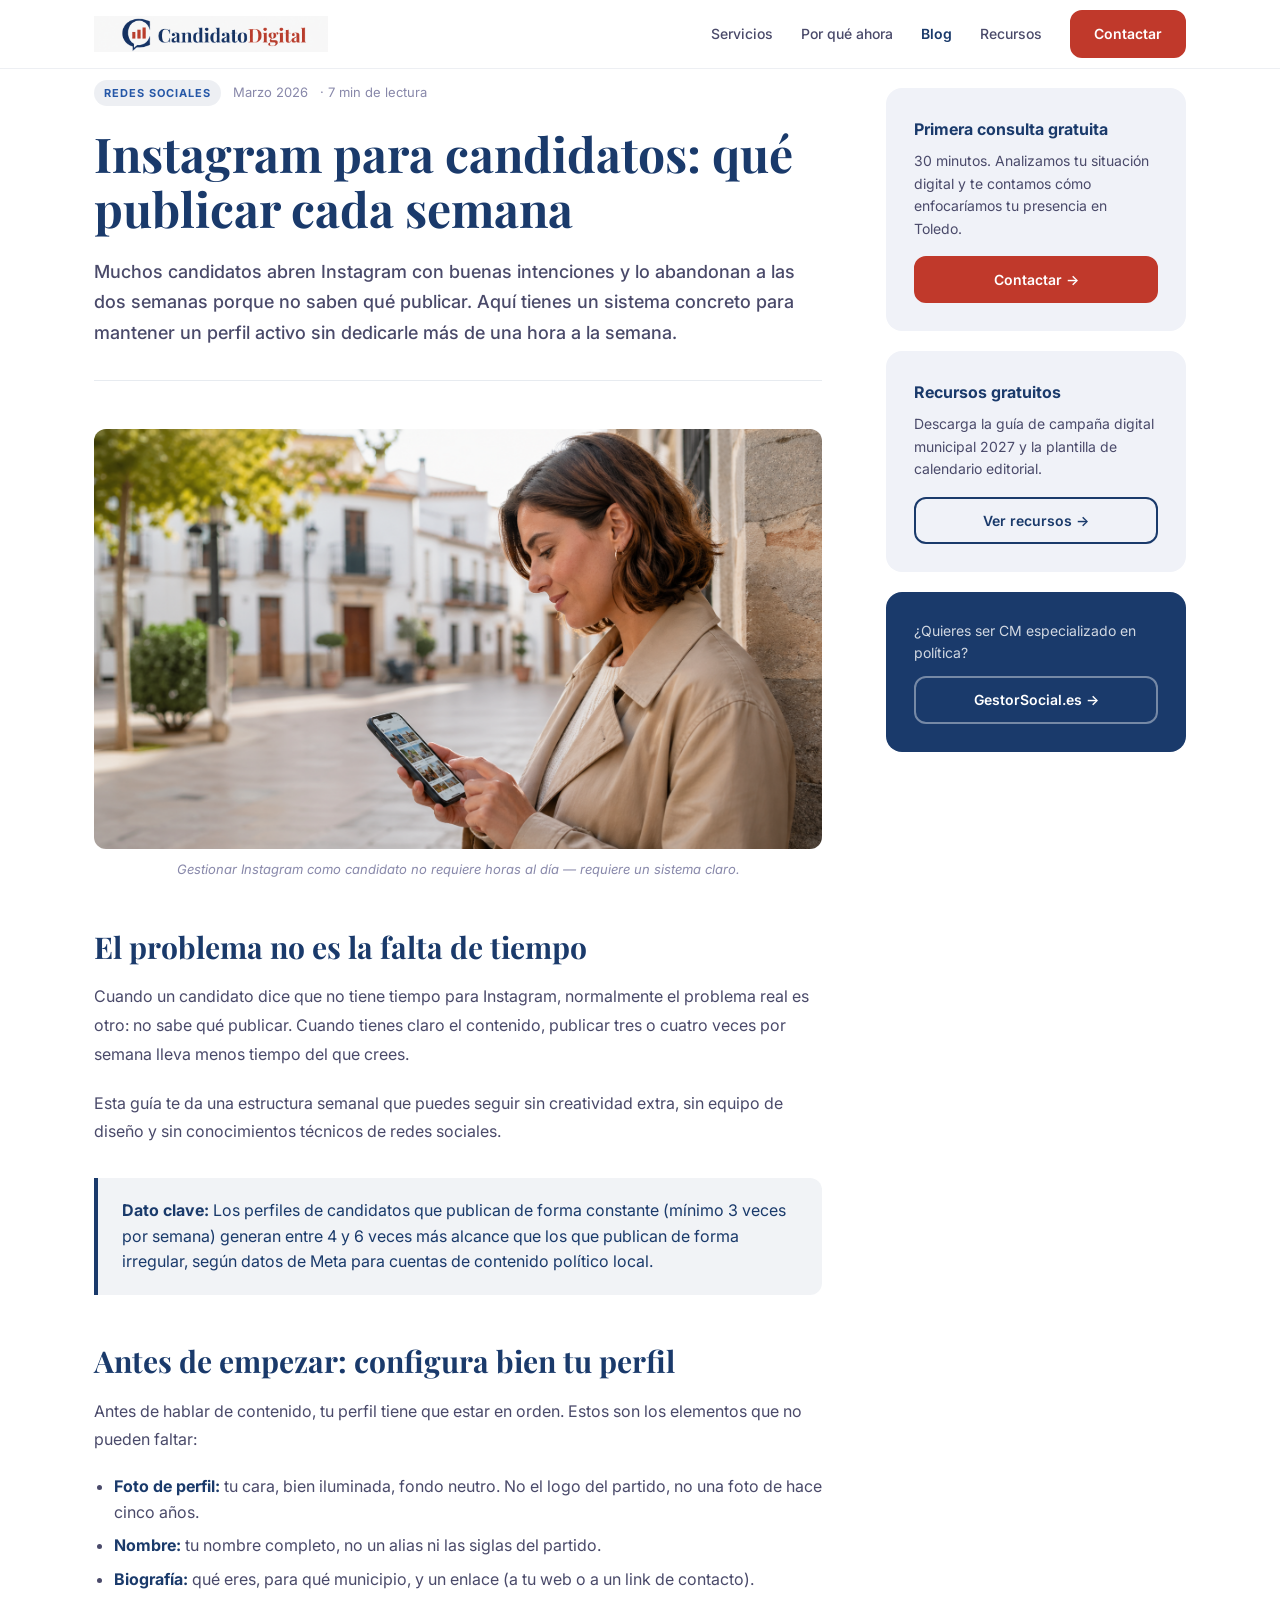
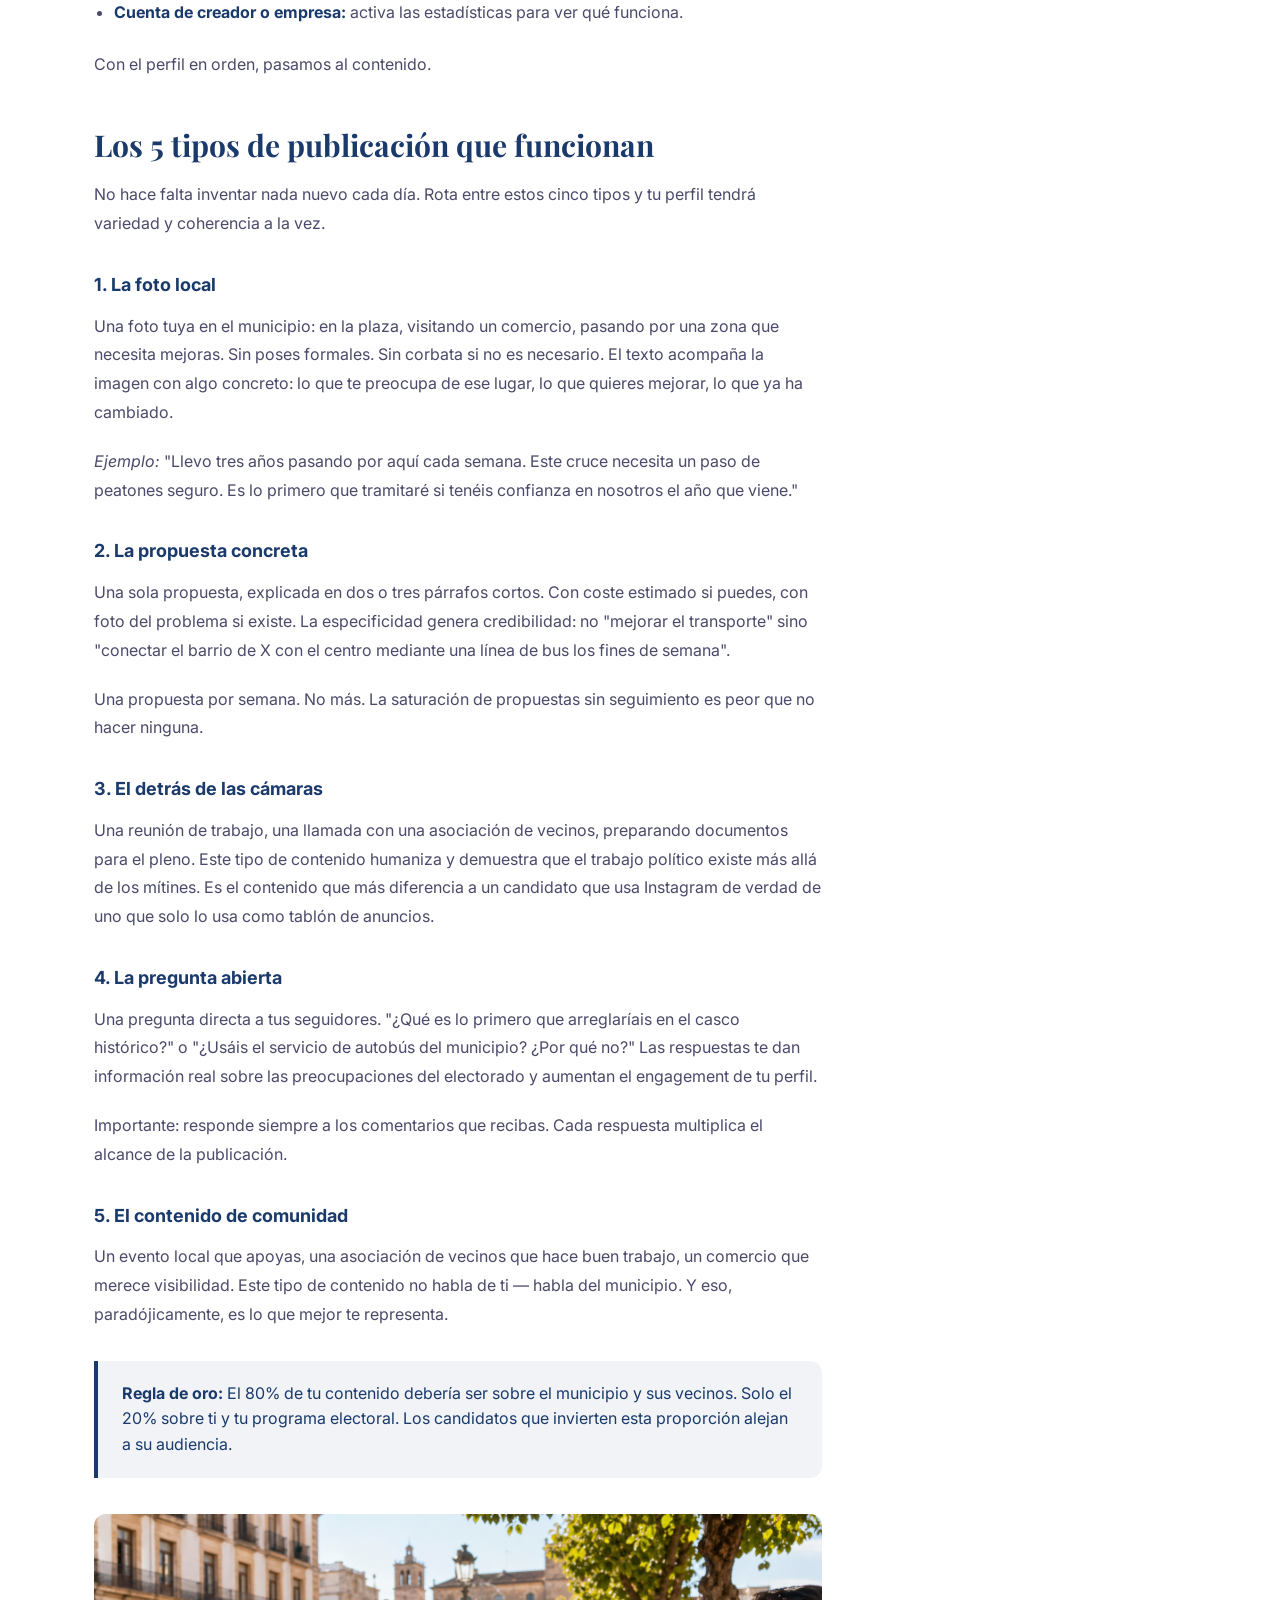
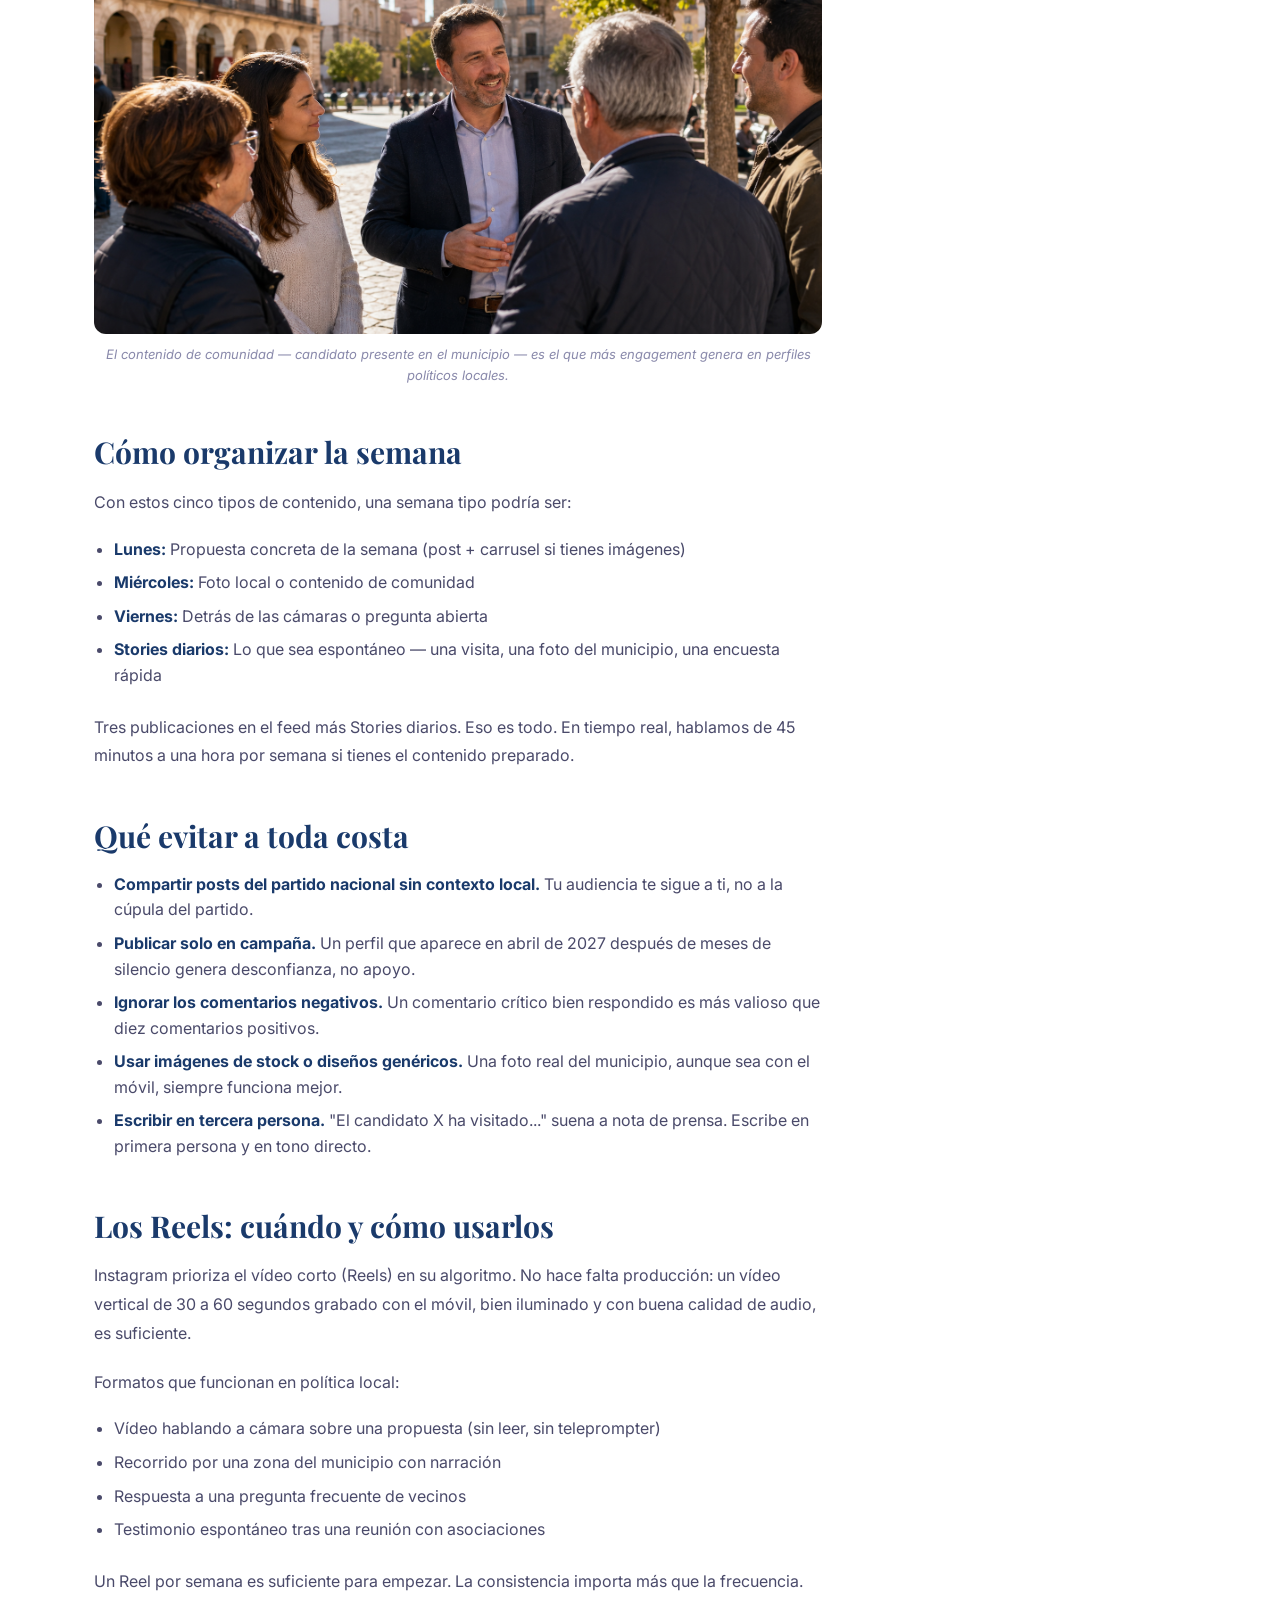
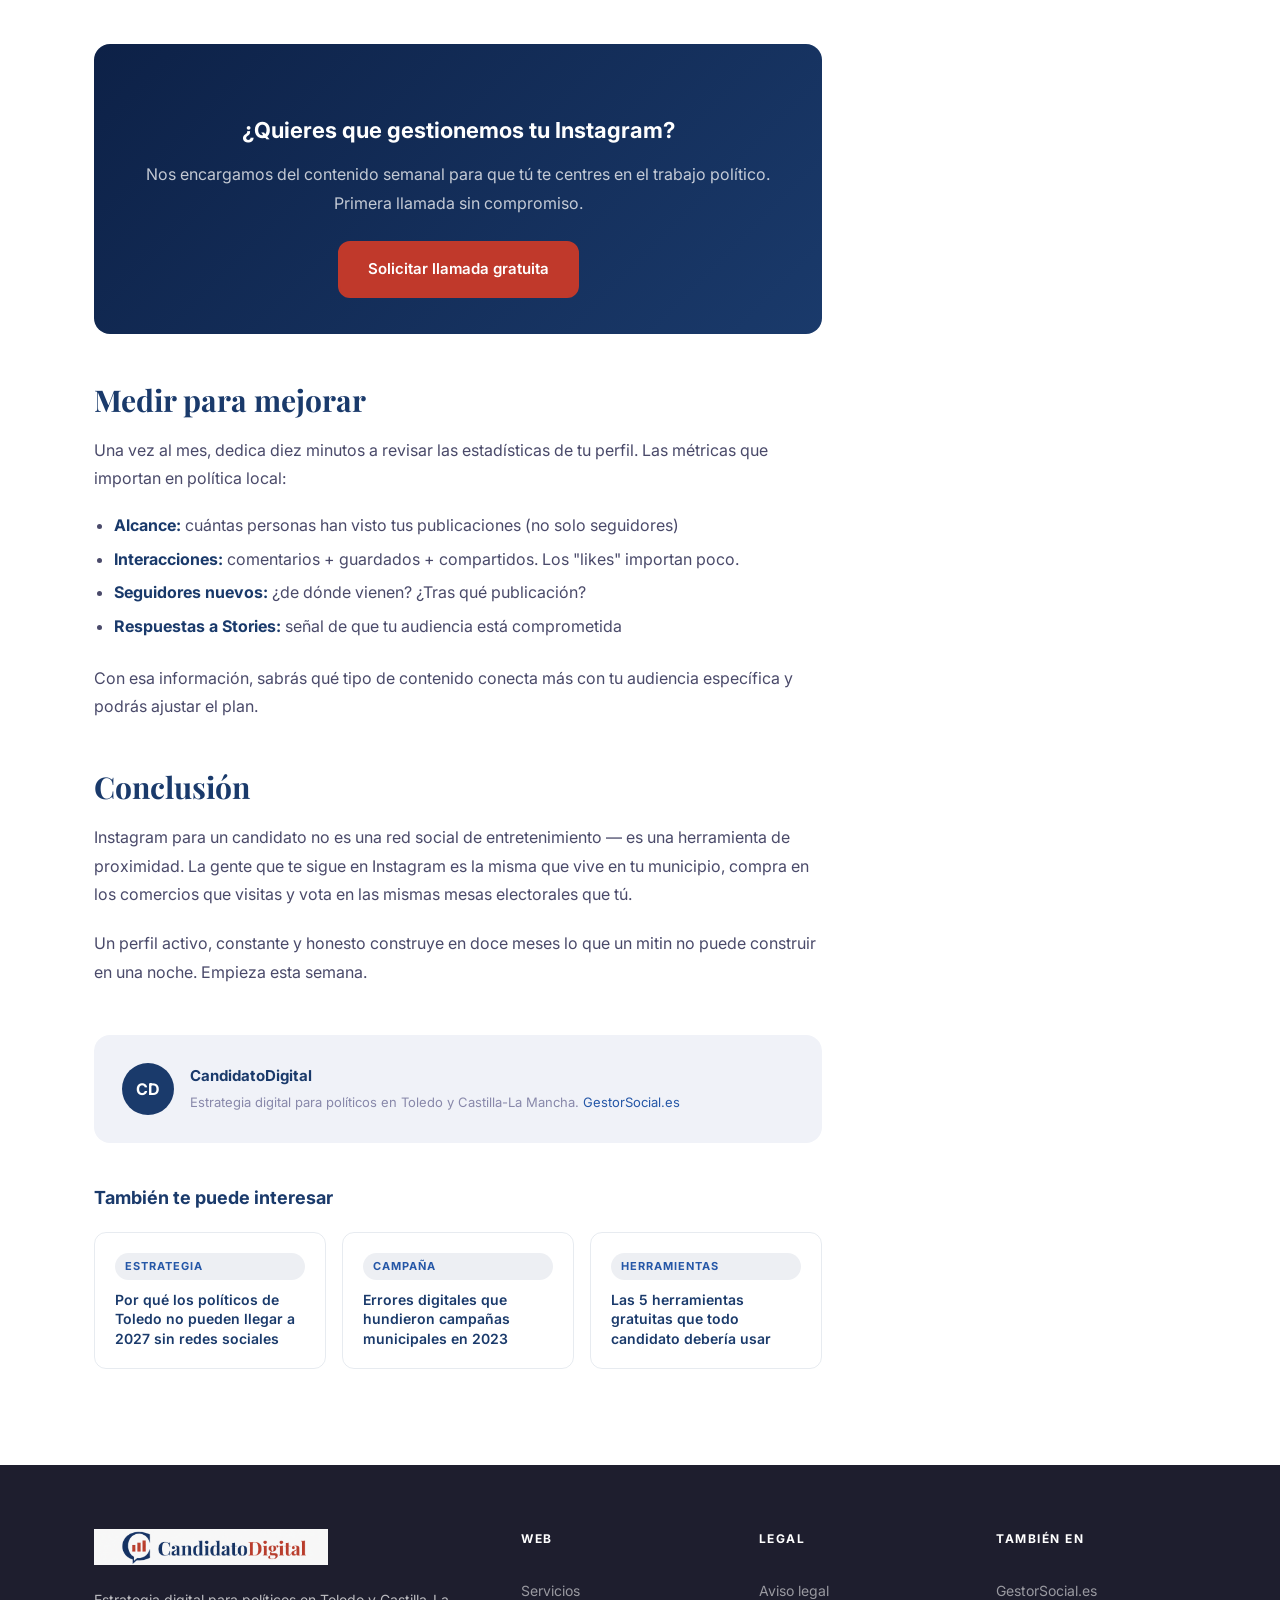
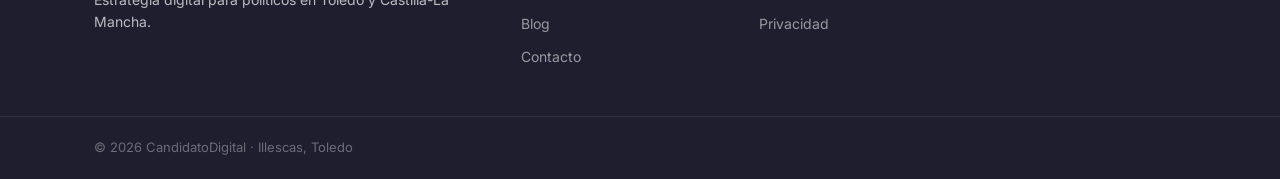
<file: blog/instagram-candidatos-que-publicar.html>
<!DOCTYPE html>
<html lang="es">
<head>
  <!-- Google tag (gtag.js) -->
  <script async src="https://www.googletagmanager.com/gtag/js?id=G-HT81NY82RY"></script>
  <script>
    window.dataLayer = window.dataLayer || [];
    function gtag(){dataLayer.push(arguments);}
    gtag('js', new Date());
    gtag('config', 'G-HT81NY82RY');
  </script>
  <meta charset="UTF-8" />
  <meta name="viewport" content="width=device-width, initial-scale=1.0" />
  <link rel="icon" href="/favicon.png" type="image/png" />
  <script async src="https://pagead2.googlesyndication.com/pagead/js/adsbygoogle.js?client=ca-pub-8640850483632063" crossorigin="anonymous"></script>
  <meta name="description" content="Guía práctica para candidatos: qué publicar en Instagram cada semana, qué tipos de contenido funcionan en política local y cómo mantener un perfil activo sin dedicarle horas." />
  <meta name="keywords" content="Instagram candidatos políticos, qué publicar Instagram político, redes sociales candidatos Toledo, estrategia Instagram política local, contenido político Instagram 2027" />
  <meta property="og:title" content="Instagram para candidatos: qué publicar cada semana" />
  <meta property="og:description" content="Guía práctica de contenido semanal en Instagram para políticos y candidatos en municipios. Sin jerga, sin complicaciones." />
  <meta property="og:type" content="article" />
  <meta property="og:url" content="https://candidatodigital.es/blog/instagram-candidatos-que-publicar.html" />
  <meta property="og:image" content="https://candidatodigital.es/img/op-image.png" />
  <meta property="og:image:width" content="1200" />
  <meta property="og:image:height" content="630" />
  <meta name="twitter:card" content="summary_large_image" />
  <meta name="twitter:image" content="https://candidatodigital.es/img/op-image.png" />
  <title>Instagram para candidatos: qué publicar cada semana — CandidatoDigital</title>
  <link rel="stylesheet" href="../css/style.css" />
  <link rel="stylesheet" href="../css/articulo.css" />
  <link href="https://fonts.googleapis.com/css2?family=Inter:wght@400;500;600;700;800&family=Playfair+Display:wght@700;800&display=swap" rel="stylesheet" />
  <script type="application/ld+json">
  {
    "@context": "https://schema.org",
    "@type": "Article",
    "headline": "Instagram para candidatos: qué publicar cada semana",
    "description": "Guía práctica de contenido semanal en Instagram para políticos y candidatos en municipios.",
    "author": { "@type": "Person", "name": "CandidatoDigital" },
    "publisher": { "@type": "Organization", "name": "CandidatoDigital", "url": "https://candidatodigital.es" },
    "datePublished": "2026-03-15",
    "inLanguage": "es"
  }
  </script>
</head>
<body>

  <header class="nav">
    <div class="container nav__inner">
      <a href="/" class="nav__logo"><img src="/img/logo.png" alt="CandidatoDigital" class="nav__logo-img" /></a>
      <nav class="nav__links">
        <a href="/#servicios">Servicios</a>
        <a href="/#por-que">Por qué ahora</a>
        <a href="/blog/" class="nav__active">Blog</a>
        <a href="/#recursos">Recursos</a>
        <a href="/#contacto" class="btn btn--nav">Contactar</a>
      </nav>
      <button class="nav__burger" aria-label="Menú" onclick="toggleMenu()">
        <span></span><span></span><span></span>
      </button>
    </div>
    <div class="nav__mobile" id="mobileMenu">
      <a href="/#servicios" onclick="toggleMenu()">Servicios</a>
      <a href="/#por-que" onclick="toggleMenu()">Por qué ahora</a>
      <a href="/blog/" onclick="toggleMenu()">Blog</a>
      <a href="/#recursos" onclick="toggleMenu()">Recursos</a>
      <a href="/#contacto" onclick="toggleMenu()">Contactar</a>
    </div>
  </header>

  <div class="articulo-layout">
    <main class="articulo-main">

      <div class="articulo-header">
        <div class="articulo-meta">
          <span class="blog-tag">Redes sociales</span>
          <span class="blog-date">Marzo 2026</span>
          <span class="blog-date">· 7 min de lectura</span>
        </div>
        <h1>Instagram para candidatos: qué publicar cada semana</h1>
        <p class="articulo-intro">Muchos candidatos abren Instagram con buenas intenciones y lo abandonan a las dos semanas porque no saben qué publicar. Aquí tienes un sistema concreto para mantener un perfil activo sin dedicarle más de una hora a la semana.</p>
      </div>

      <div class="articulo-body">

        <figure class="articulo-figura">
          <img src="/img/blog/instagram-movil-candidato.jpg" alt="Persona usando Instagram en el móvil para gestionar el perfil político de un candidato municipal" loading="lazy" />
          <figcaption>Gestionar Instagram como candidato no requiere horas al día — requiere un sistema claro.</figcaption>
        </figure>

        <h2>El problema no es la falta de tiempo</h2>
        <p>Cuando un candidato dice que no tiene tiempo para Instagram, normalmente el problema real es otro: no sabe qué publicar. Cuando tienes claro el contenido, publicar tres o cuatro veces por semana lleva menos tiempo del que crees.</p>
        <p>Esta guía te da una estructura semanal que puedes seguir sin creatividad extra, sin equipo de diseño y sin conocimientos técnicos de redes sociales.</p>

        <div class="articulo-destacado">
          <strong>Dato clave:</strong> Los perfiles de candidatos que publican de forma constante (mínimo 3 veces por semana) generan entre 4 y 6 veces más alcance que los que publican de forma irregular, según datos de Meta para cuentas de contenido político local.
        </div>

        <h2>Antes de empezar: configura bien tu perfil</h2>
        <p>Antes de hablar de contenido, tu perfil tiene que estar en orden. Estos son los elementos que no pueden faltar:</p>
        <ul>
          <li><strong>Foto de perfil:</strong> tu cara, bien iluminada, fondo neutro. No el logo del partido, no una foto de hace cinco años.</li>
          <li><strong>Nombre:</strong> tu nombre completo, no un alias ni las siglas del partido.</li>
          <li><strong>Biografía:</strong> qué eres, para qué municipio, y un enlace (a tu web o a un link de contacto).</li>
          <li><strong>Cuenta de creador o empresa:</strong> activa las estadísticas para ver qué funciona.</li>
        </ul>
        <p>Con el perfil en orden, pasamos al contenido.</p>

        <h2>Los 5 tipos de publicación que funcionan</h2>
        <p>No hace falta inventar nada nuevo cada día. Rota entre estos cinco tipos y tu perfil tendrá variedad y coherencia a la vez.</p>

        <h3>1. La foto local</h3>
        <p>Una foto tuya en el municipio: en la plaza, visitando un comercio, pasando por una zona que necesita mejoras. Sin poses formales. Sin corbata si no es necesario. El texto acompaña la imagen con algo concreto: lo que te preocupa de ese lugar, lo que quieres mejorar, lo que ya ha cambiado.</p>
        <p><em>Ejemplo:</em> "Llevo tres años pasando por aquí cada semana. Este cruce necesita un paso de peatones seguro. Es lo primero que tramitaré si tenéis confianza en nosotros el año que viene."</p>

        <h3>2. La propuesta concreta</h3>
        <p>Una sola propuesta, explicada en dos o tres párrafos cortos. Con coste estimado si puedes, con foto del problema si existe. La especificidad genera credibilidad: no "mejorar el transporte" sino "conectar el barrio de X con el centro mediante una línea de bus los fines de semana".</p>
        <p>Una propuesta por semana. No más. La saturación de propuestas sin seguimiento es peor que no hacer ninguna.</p>

        <h3>3. El detrás de las cámaras</h3>
        <p>Una reunión de trabajo, una llamada con una asociación de vecinos, preparando documentos para el pleno. Este tipo de contenido humaniza y demuestra que el trabajo político existe más allá de los mítines. Es el contenido que más diferencia a un candidato que usa Instagram de verdad de uno que solo lo usa como tablón de anuncios.</p>

        <h3>4. La pregunta abierta</h3>
        <p>Una pregunta directa a tus seguidores. "¿Qué es lo primero que arreglaríais en el casco histórico?" o "¿Usáis el servicio de autobús del municipio? ¿Por qué no?" Las respuestas te dan información real sobre las preocupaciones del electorado y aumentan el engagement de tu perfil.</p>
        <p>Importante: responde siempre a los comentarios que recibas. Cada respuesta multiplica el alcance de la publicación.</p>

        <h3>5. El contenido de comunidad</h3>
        <p>Un evento local que apoyas, una asociación de vecinos que hace buen trabajo, un comercio que merece visibilidad. Este tipo de contenido no habla de ti — habla del municipio. Y eso, paradójicamente, es lo que mejor te representa.</p>

        <div class="articulo-destacado">
          <strong>Regla de oro:</strong> El 80% de tu contenido debería ser sobre el municipio y sus vecinos. Solo el 20% sobre ti y tu programa electoral. Los candidatos que invierten esta proporción alejan a su audiencia.
        </div>

        <figure class="articulo-figura">
          <img src="/img/blog/candidato-plaza-pueblo.jpg" alt="Político local hablando con vecinos en la plaza de un pueblo de Toledo" loading="lazy" />
          <figcaption>El contenido de comunidad — candidato presente en el municipio — es el que más engagement genera en perfiles políticos locales.</figcaption>
        </figure>

        <h2>Cómo organizar la semana</h2>
        <p>Con estos cinco tipos de contenido, una semana tipo podría ser:</p>

        <ul>
          <li><strong>Lunes:</strong> Propuesta concreta de la semana (post + carrusel si tienes imágenes)</li>
          <li><strong>Miércoles:</strong> Foto local o contenido de comunidad</li>
          <li><strong>Viernes:</strong> Detrás de las cámaras o pregunta abierta</li>
          <li><strong>Stories diarios:</strong> Lo que sea espontáneo — una visita, una foto del municipio, una encuesta rápida</li>
        </ul>

        <p>Tres publicaciones en el feed más Stories diarios. Eso es todo. En tiempo real, hablamos de 45 minutos a una hora por semana si tienes el contenido preparado.</p>

        <h2>Qué evitar a toda costa</h2>
        <ul>
          <li><strong>Compartir posts del partido nacional sin contexto local.</strong> Tu audiencia te sigue a ti, no a la cúpula del partido.</li>
          <li><strong>Publicar solo en campaña.</strong> Un perfil que aparece en abril de 2027 después de meses de silencio genera desconfianza, no apoyo.</li>
          <li><strong>Ignorar los comentarios negativos.</strong> Un comentario crítico bien respondido es más valioso que diez comentarios positivos.</li>
          <li><strong>Usar imágenes de stock o diseños genéricos.</strong> Una foto real del municipio, aunque sea con el móvil, siempre funciona mejor.</li>
          <li><strong>Escribir en tercera persona.</strong> "El candidato X ha visitado..." suena a nota de prensa. Escribe en primera persona y en tono directo.</li>
        </ul>

        <h2>Los Reels: cuándo y cómo usarlos</h2>
        <p>Instagram prioriza el vídeo corto (Reels) en su algoritmo. No hace falta producción: un vídeo vertical de 30 a 60 segundos grabado con el móvil, bien iluminado y con buena calidad de audio, es suficiente.</p>
        <p>Formatos que funcionan en política local:</p>
        <ul>
          <li>Vídeo hablando a cámara sobre una propuesta (sin leer, sin teleprompter)</li>
          <li>Recorrido por una zona del municipio con narración</li>
          <li>Respuesta a una pregunta frecuente de vecinos</li>
          <li>Testimonio espontáneo tras una reunión con asociaciones</li>
        </ul>
        <p>Un Reel por semana es suficiente para empezar. La consistencia importa más que la frecuencia.</p>

        <div class="articulo-cta">
          <h3>¿Quieres que gestionemos tu Instagram?</h3>
          <p>Nos encargamos del contenido semanal para que tú te centres en el trabajo político. Primera llamada sin compromiso.</p>
          <a href="/#contacto" class="btn btn--primary">Solicitar llamada gratuita</a>
        </div>

        <h2>Medir para mejorar</h2>
        <p>Una vez al mes, dedica diez minutos a revisar las estadísticas de tu perfil. Las métricas que importan en política local:</p>
        <ul>
          <li><strong>Alcance:</strong> cuántas personas han visto tus publicaciones (no solo seguidores)</li>
          <li><strong>Interacciones:</strong> comentarios + guardados + compartidos. Los "likes" importan poco.</li>
          <li><strong>Seguidores nuevos:</strong> ¿de dónde vienen? ¿Tras qué publicación?</li>
          <li><strong>Respuestas a Stories:</strong> señal de que tu audiencia está comprometida</li>
        </ul>
        <p>Con esa información, sabrás qué tipo de contenido conecta más con tu audiencia específica y podrás ajustar el plan.</p>

        <h2>Conclusión</h2>
        <p>Instagram para un candidato no es una red social de entretenimiento — es una herramienta de proximidad. La gente que te sigue en Instagram es la misma que vive en tu municipio, compra en los comercios que visitas y vota en las mismas mesas electorales que tú.</p>
        <p>Un perfil activo, constante y honesto construye en doce meses lo que un mitin no puede construir en una noche. Empieza esta semana.</p>

      </div>

      <!-- AUTOR -->
      <div class="articulo-autor">
        <div class="articulo-autor__avatar">CD</div>
        <div>
          <strong>CandidatoDigital</strong>
          <p>Estrategia digital para políticos en Toledo y Castilla-La Mancha. <a href="https://gestorsocial.es" target="_blank" rel="noopener">GestorSocial.es</a></p>
        </div>
      </div>

      <!-- ARTÍCULOS RELACIONADOS -->
      <div class="articulo-relacionados">
        <h3>También te puede interesar</h3>
        <div class="articulo-relacionados__grid">
          <a href="redes-sociales-politicos-toledo-2027.html" class="rel-card">
            <span class="blog-tag">Estrategia</span>
            <p>Por qué los políticos de Toledo no pueden llegar a 2027 sin redes sociales</p>
          </a>
          <a href="#" class="rel-card">
            <span class="blog-tag">Campaña</span>
            <p>Errores digitales que hundieron campañas municipales en 2023</p>
          </a>
          <a href="#" class="rel-card">
            <span class="blog-tag">Herramientas</span>
            <p>Las 5 herramientas gratuitas que todo candidato debería usar</p>
          </a>
        </div>
      </div>

    </main>

    <!-- SIDEBAR -->
    <aside class="articulo-sidebar">
      <div class="sidebar-box">
        <h4>Primera consulta gratuita</h4>
        <p>30 minutos. Analizamos tu situación digital y te contamos cómo enfocaríamos tu presencia en Toledo.</p>
        <a href="/#contacto" class="btn btn--primary btn--sm btn--full">Contactar →</a>
      </div>
      <div class="sidebar-box">
        <h4>Recursos gratuitos</h4>
        <p>Descarga la guía de campaña digital municipal 2027 y la plantilla de calendario editorial.</p>
        <a href="/#recursos" class="btn btn--ghost btn--sm btn--full">Ver recursos →</a>
      </div>
      <div class="sidebar-box sidebar-box--gestorsocial">
        <p>¿Quieres ser CM especializado en política?</p>
        <a href="https://gestorsocial.es" target="_blank" rel="noopener" class="btn btn--ghost btn--sm btn--full">GestorSocial.es →</a>
      </div>
    </aside>
  </div>

  <footer class="footer">
    <div class="container footer__inner">
      <div class="footer__brand">
        <a href="/" class="nav__logo"><img src="/img/logo.png" alt="CandidatoDigital" class="nav__logo-img" /></a>
        <p>Estrategia digital para políticos en Toledo y Castilla-La Mancha.</p>
      </div>
      <div class="footer__links">
        <h4>Web</h4>
        <a href="/#servicios">Servicios</a>
        <a href="/blog/">Blog</a>
        <a href="/#contacto">Contacto</a>
      </div>
      <div class="footer__links">
        <h4>Legal</h4>
        <a href="/aviso-legal.html">Aviso legal</a>
        <a href="/privacidad.html">Privacidad</a>
      </div>
      <div class="footer__links">
        <h4>También en</h4>
        <a href="https://gestorsocial.es" target="_blank" rel="noopener">GestorSocial.es</a>
      </div>
    </div>
    <div class="footer__bottom">
      <div class="container">
        <p>© 2026 CandidatoDigital · Illescas, Toledo</p>
      </div>
    </div>
  </footer>

  <script>
    function toggleMenu() {
      document.getElementById('mobileMenu').classList.toggle('nav__mobile--open');
    }
    window.addEventListener('scroll', () => {
      document.querySelector('.nav').classList.toggle('nav--scrolled', window.scrollY > 20);
    });
  </script>
</body>
</html>
</file>
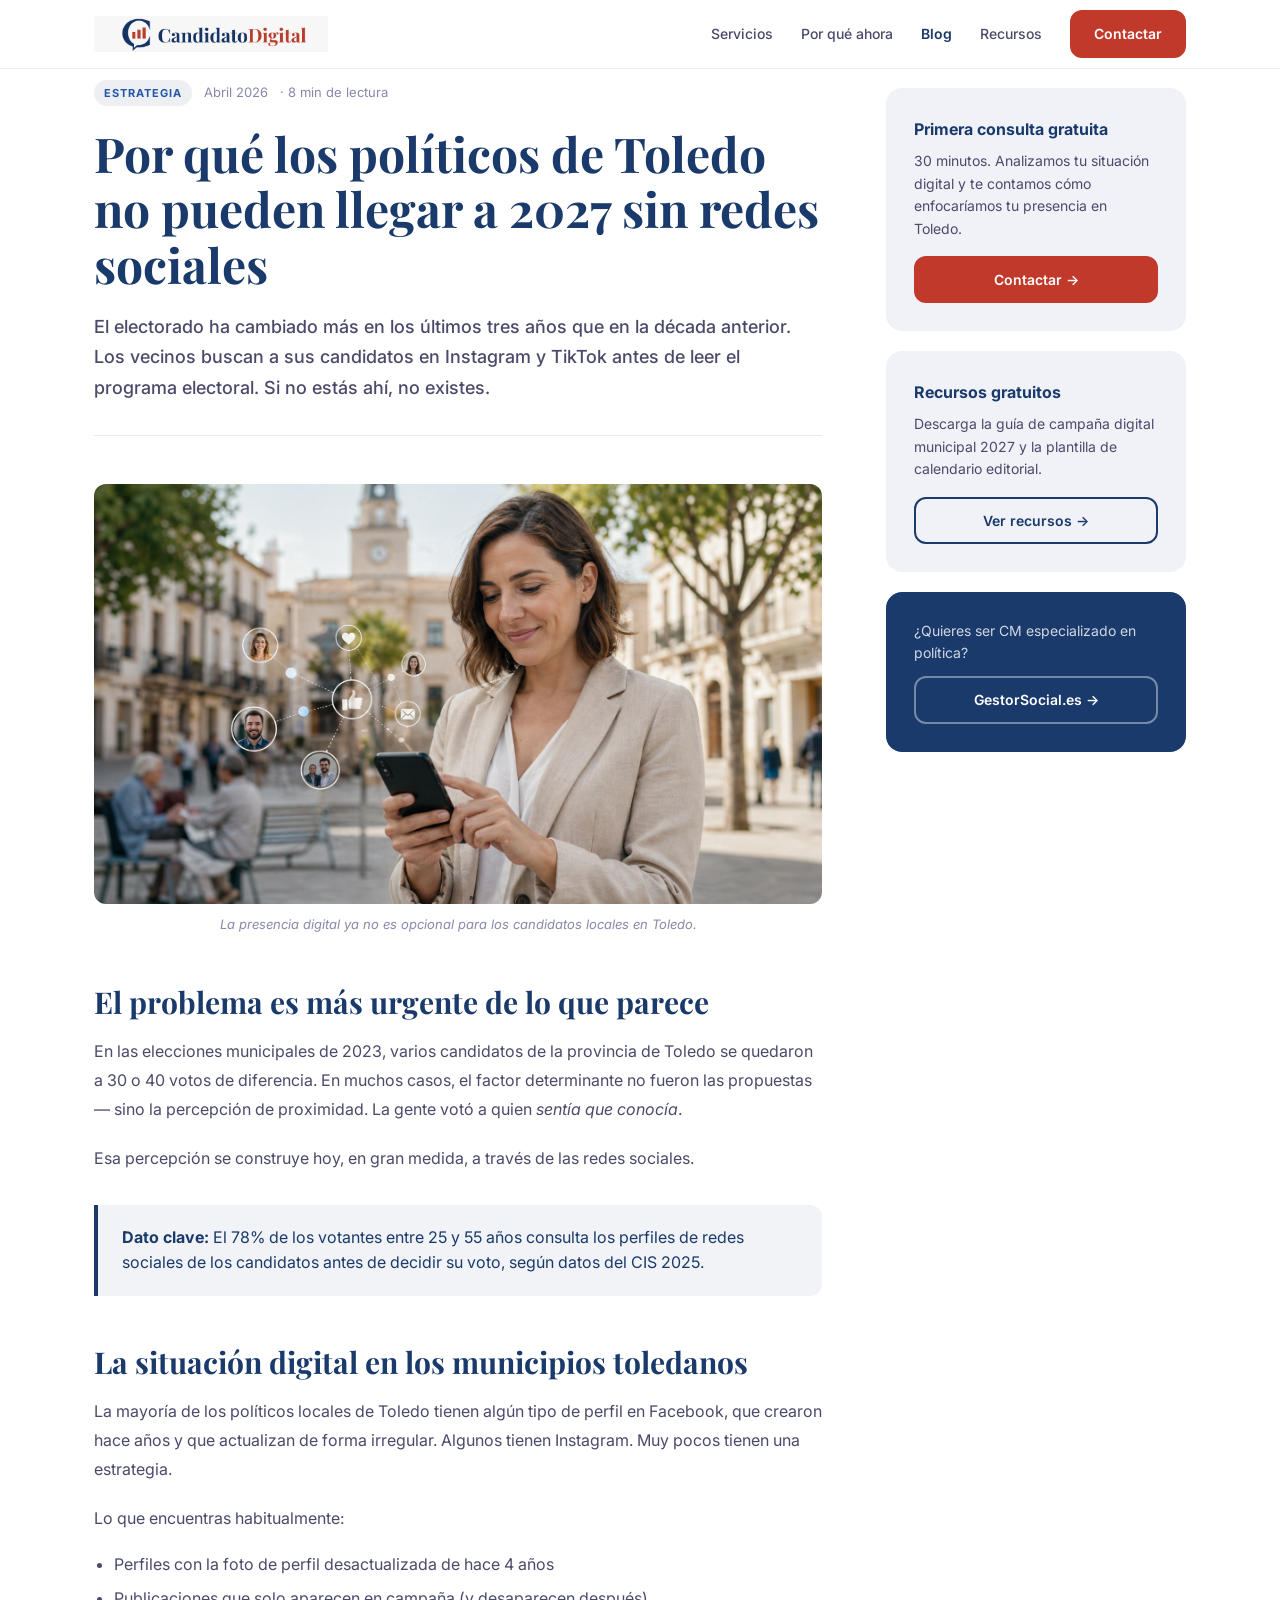
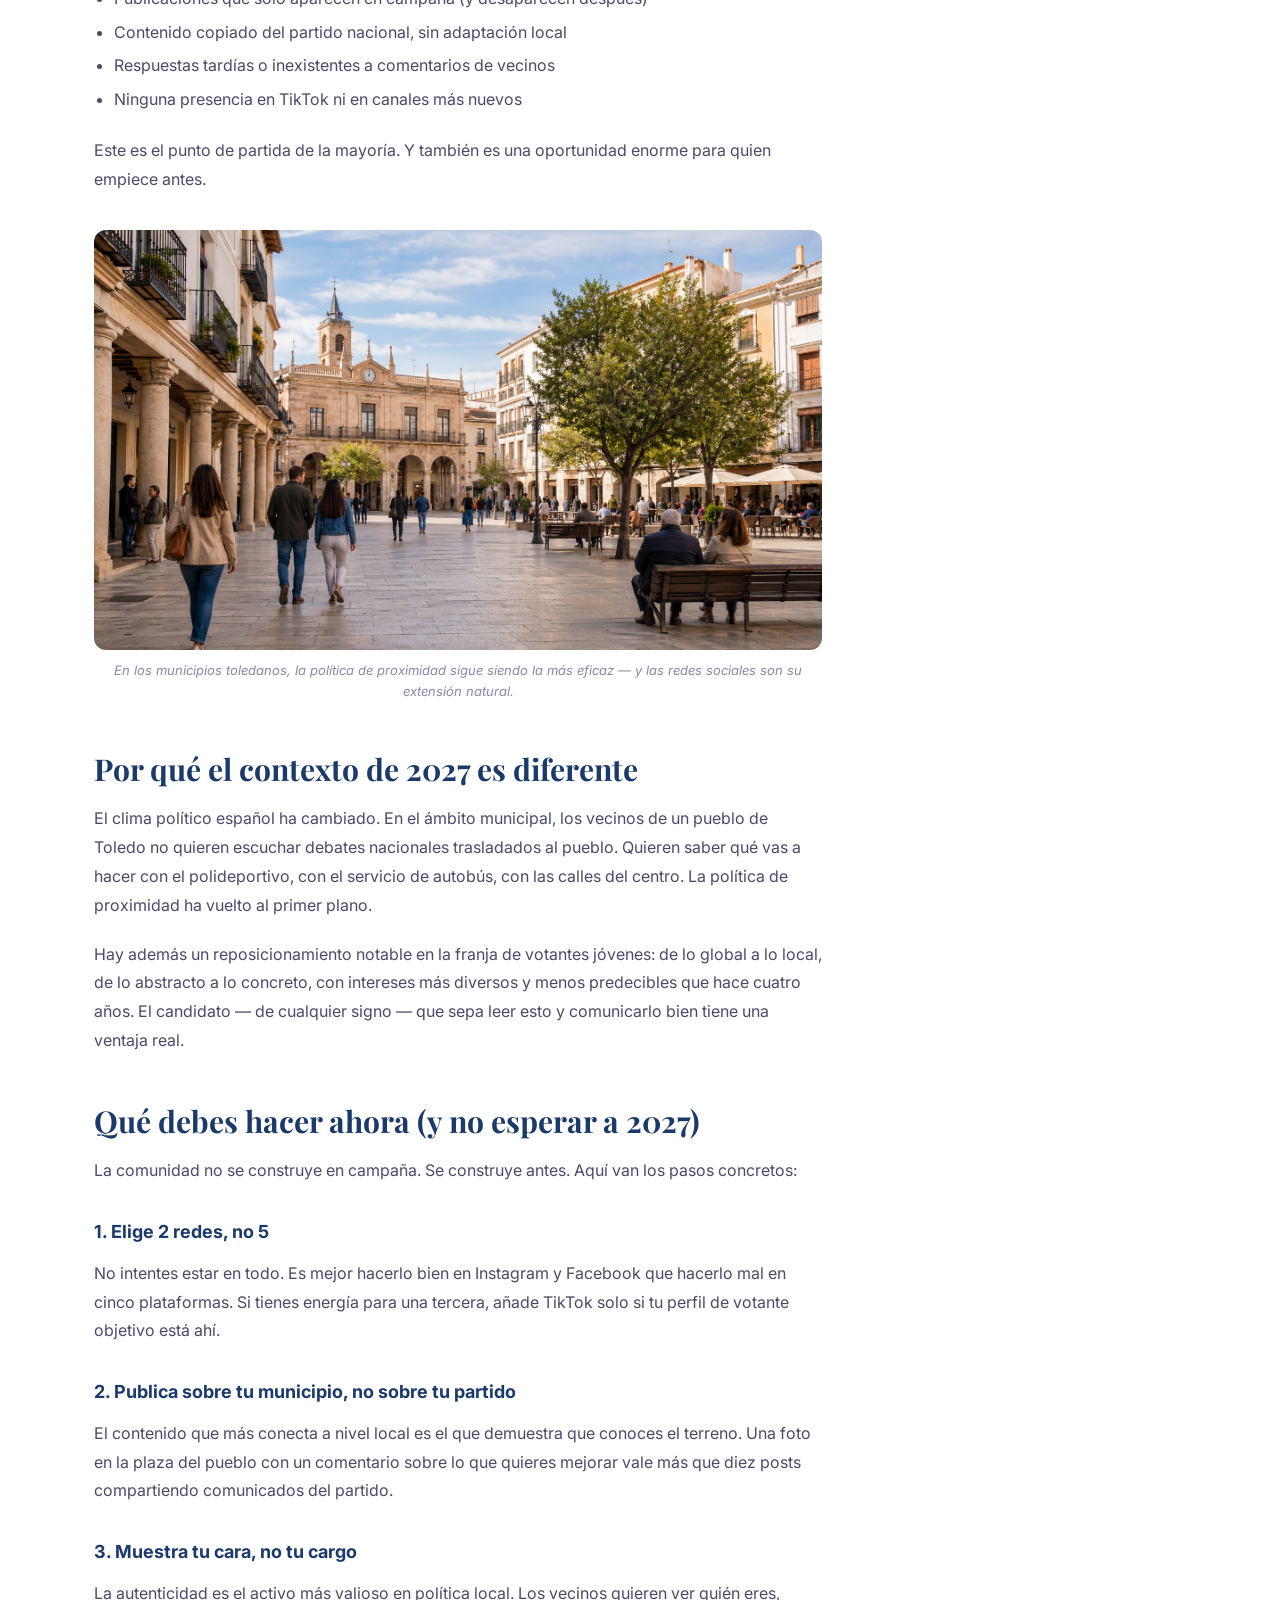
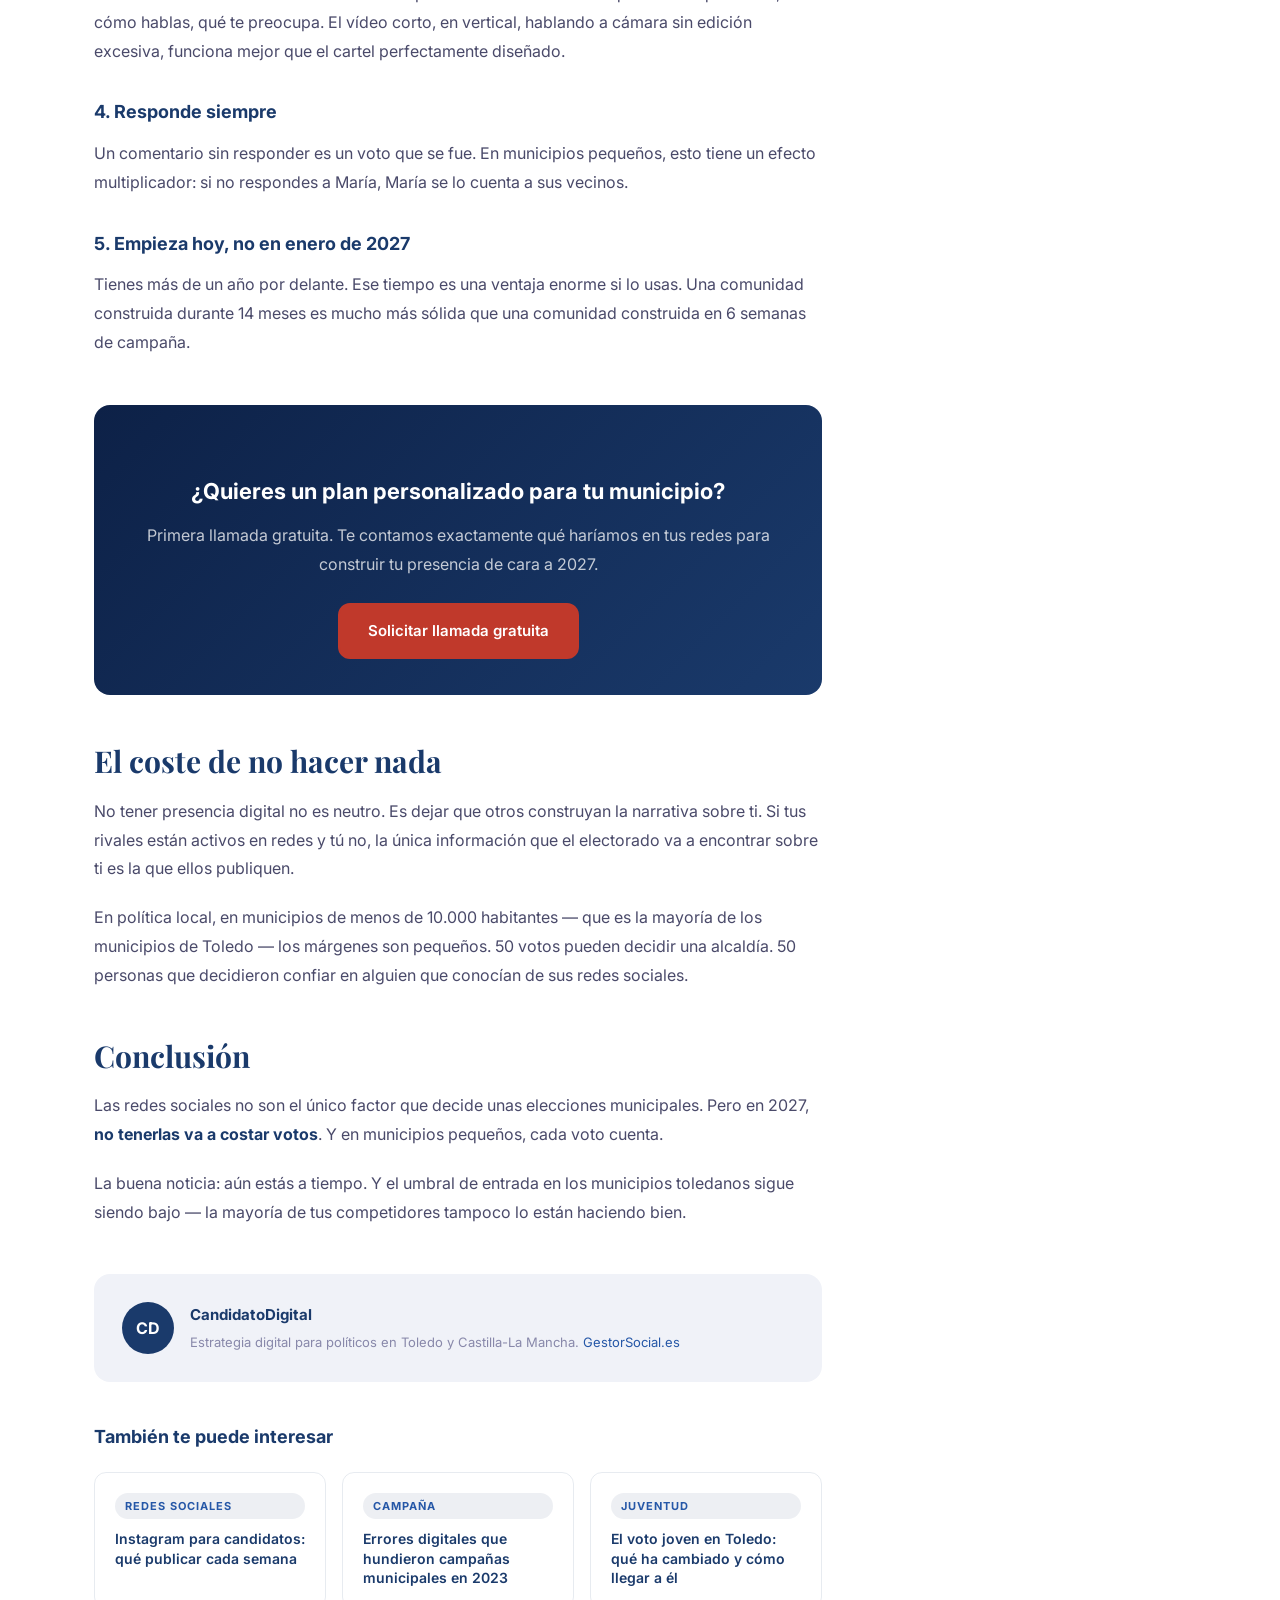
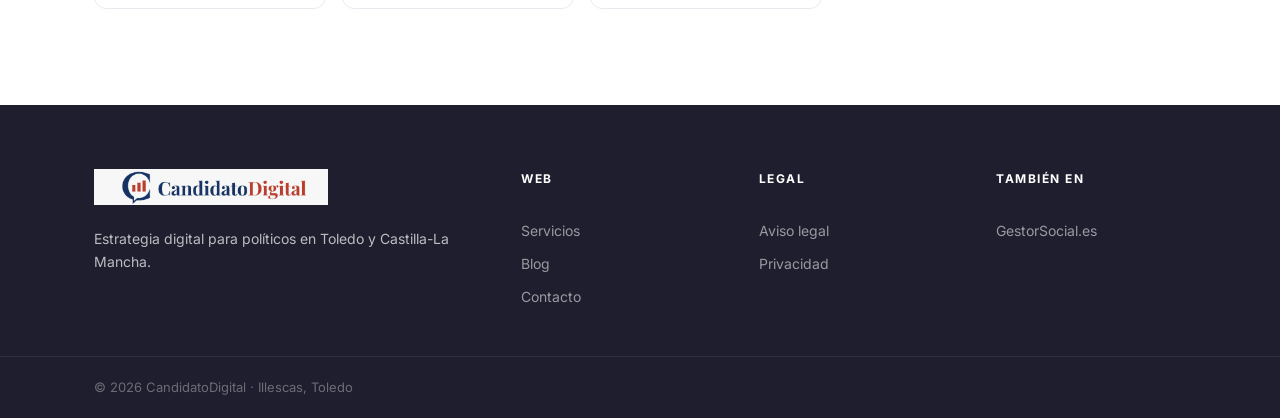
<file: blog/redes-sociales-politicos-toledo-2027.html>
<!DOCTYPE html>
<html lang="es">
<head>
  <!-- Google tag (gtag.js) -->
  <script async src="https://www.googletagmanager.com/gtag/js?id=G-HT81NY82RY"></script>
  <script>
    window.dataLayer = window.dataLayer || [];
    function gtag(){dataLayer.push(arguments);}
    gtag('js', new Date());
    gtag('config', 'G-HT81NY82RY');
  </script>
  <meta charset="UTF-8" />
  <meta name="viewport" content="width=device-width, initial-scale=1.0" />
  <link rel="icon" href="/favicon.png" type="image/png" />
  <script async src="https://pagead2.googlesyndication.com/pagead/js/adsbygoogle.js?client=ca-pub-8640850483632063" crossorigin="anonymous"></script>
  <meta name="description" content="Por qué los políticos y candidatos de Toledo no pueden llegar a las elecciones municipales 2027 sin una presencia digital real. Análisis y pasos concretos." />
  <meta name="keywords" content="redes sociales políticos Toledo, candidatos digitales Toledo 2027, elecciones municipales Toledo redes sociales, estrategia digital candidatos Castilla-La Mancha" />
  <meta property="og:title" content="Por qué los políticos de Toledo no pueden llegar a 2027 sin redes sociales" />
  <meta property="og:description" content="Análisis de la situación digital en municipios toledanos y qué deben hacer los candidatos ahora." />
  <meta property="og:type" content="article" />
  <meta property="og:image" content="https://candidatodigital.es/img/op-image.png" />
  <meta property="og:image:width" content="1200" />
  <meta property="og:image:height" content="630" />
  <meta name="twitter:card" content="summary_large_image" />
  <meta name="twitter:image" content="https://candidatodigital.es/img/op-image.png" />
  <title>Por qué los políticos de Toledo no pueden llegar a 2027 sin redes sociales — CandidatoDigital</title>
  <link rel="stylesheet" href="../css/style.css" />
  <link rel="stylesheet" href="../css/articulo.css" />
  <link href="https://fonts.googleapis.com/css2?family=Inter:wght@400;500;600;700;800&family=Playfair+Display:wght@700;800&display=swap" rel="stylesheet" />
  <!-- Schema.org Article -->
  <script type="application/ld+json">
  {
    "@context": "https://schema.org",
    "@type": "Article",
    "headline": "Por qué los políticos de Toledo no pueden llegar a 2027 sin redes sociales",
    "description": "Análisis de la situación digital en municipios toledanos y qué deben hacer los candidatos ahora.",
    "author": { "@type": "Person", "name": "CandidatoDigital" },
    "publisher": { "@type": "Organization", "name": "CandidatoDigital", "url": "https://candidatodigital.es" },
    "datePublished": "2026-04-01",
    "inLanguage": "es"
  }
  </script>
</head>
<body>

  <header class="nav">
    <div class="container nav__inner">
      <a href="/" class="nav__logo"><img src="/img/logo.png" alt="CandidatoDigital" class="nav__logo-img" /></a>
      <nav class="nav__links">
        <a href="/#servicios">Servicios</a>
        <a href="/#por-que">Por qué ahora</a>
        <a href="/blog/" class="nav__active">Blog</a>
        <a href="/#recursos">Recursos</a>
        <a href="/#contacto" class="btn btn--nav">Contactar</a>
      </nav>
      <button class="nav__burger" aria-label="Menú" onclick="toggleMenu()">
        <span></span><span></span><span></span>
      </button>
    </div>
    <div class="nav__mobile" id="mobileMenu">
      <a href="/#servicios" onclick="toggleMenu()">Servicios</a>
      <a href="/#por-que" onclick="toggleMenu()">Por qué ahora</a>
      <a href="/blog/" onclick="toggleMenu()">Blog</a>
      <a href="/#recursos" onclick="toggleMenu()">Recursos</a>
      <a href="/#contacto" onclick="toggleMenu()">Contactar</a>
    </div>
  </header>

  <div class="articulo-layout">
    <main class="articulo-main">

      <div class="articulo-header">
        <div class="articulo-meta">
          <span class="blog-tag">Estrategia</span>
          <span class="blog-date">Abril 2026</span>
          <span class="blog-date">· 8 min de lectura</span>
        </div>
        <h1>Por qué los políticos de Toledo no pueden llegar a 2027 sin redes sociales</h1>
        <p class="articulo-intro">El electorado ha cambiado más en los últimos tres años que en la década anterior. Los vecinos buscan a sus candidatos en Instagram y TikTok antes de leer el programa electoral. Si no estás ahí, no existes.</p>
      </div>

      <div class="articulo-body">

        <figure class="articulo-figura">
          <img src="/img/blog/redes-sociales-candidato.jpg" alt="Candidato político revisando sus redes sociales en el móvil antes de las elecciones municipales" loading="lazy" />
          <figcaption>La presencia digital ya no es opcional para los candidatos locales en Toledo.</figcaption>
        </figure>

        <h2>El problema es más urgente de lo que parece</h2>
        <p>En las elecciones municipales de 2023, varios candidatos de la provincia de Toledo se quedaron a 30 o 40 votos de diferencia. En muchos casos, el factor determinante no fueron las propuestas — sino la percepción de proximidad. La gente votó a quien <em>sentía que conocía</em>.</p>
        <p>Esa percepción se construye hoy, en gran medida, a través de las redes sociales.</p>

        <div class="articulo-destacado">
          <strong>Dato clave:</strong> El 78% de los votantes entre 25 y 55 años consulta los perfiles de redes sociales de los candidatos antes de decidir su voto, según datos del CIS 2025.
        </div>

        <h2>La situación digital en los municipios toledanos</h2>
        <p>La mayoría de los políticos locales de Toledo tienen algún tipo de perfil en Facebook, que crearon hace años y que actualizan de forma irregular. Algunos tienen Instagram. Muy pocos tienen una estrategia.</p>
        <p>Lo que encuentras habitualmente:</p>
        <ul>
          <li>Perfiles con la foto de perfil desactualizada de hace 4 años</li>
          <li>Publicaciones que solo aparecen en campaña (y desaparecen después)</li>
          <li>Contenido copiado del partido nacional, sin adaptación local</li>
          <li>Respuestas tardías o inexistentes a comentarios de vecinos</li>
          <li>Ninguna presencia en TikTok ni en canales más nuevos</li>
        </ul>
        <p>Este es el punto de partida de la mayoría. Y también es una oportunidad enorme para quien empiece antes.</p>

        <figure class="articulo-figura">
          <img src="/img/blog/municipio-toledo.jpg" alt="Plaza de un municipio de la provincia de Toledo con vecinos en el espacio público" loading="lazy" />
          <figcaption>En los municipios toledanos, la política de proximidad sigue siendo la más eficaz — y las redes sociales son su extensión natural.</figcaption>
        </figure>

        <h2>Por qué el contexto de 2027 es diferente</h2>
        <p>El clima político español ha cambiado. En el ámbito municipal, los vecinos de un pueblo de Toledo no quieren escuchar debates nacionales trasladados al pueblo. Quieren saber qué vas a hacer con el polideportivo, con el servicio de autobús, con las calles del centro. La política de proximidad ha vuelto al primer plano.</p>
        <p>Hay además un reposicionamiento notable en la franja de votantes jóvenes: de lo global a lo local, de lo abstracto a lo concreto, con intereses más diversos y menos predecibles que hace cuatro años. El candidato — de cualquier signo — que sepa leer esto y comunicarlo bien tiene una ventaja real.</p>

        <h2>Qué debes hacer ahora (y no esperar a 2027)</h2>
        <p>La comunidad no se construye en campaña. Se construye antes. Aquí van los pasos concretos:</p>

        <h3>1. Elige 2 redes, no 5</h3>
        <p>No intentes estar en todo. Es mejor hacerlo bien en Instagram y Facebook que hacerlo mal en cinco plataformas. Si tienes energía para una tercera, añade TikTok solo si tu perfil de votante objetivo está ahí.</p>

        <h3>2. Publica sobre tu municipio, no sobre tu partido</h3>
        <p>El contenido que más conecta a nivel local es el que demuestra que conoces el terreno. Una foto en la plaza del pueblo con un comentario sobre lo que quieres mejorar vale más que diez posts compartiendo comunicados del partido.</p>

        <h3>3. Muestra tu cara, no tu cargo</h3>
        <p>La autenticidad es el activo más valioso en política local. Los vecinos quieren ver quién eres, cómo hablas, qué te preocupa. El vídeo corto, en vertical, hablando a cámara sin edición excesiva, funciona mejor que el cartel perfectamente diseñado.</p>

        <h3>4. Responde siempre</h3>
        <p>Un comentario sin responder es un voto que se fue. En municipios pequeños, esto tiene un efecto multiplicador: si no respondes a María, María se lo cuenta a sus vecinos.</p>

        <h3>5. Empieza hoy, no en enero de 2027</h3>
        <p>Tienes más de un año por delante. Ese tiempo es una ventaja enorme si lo usas. Una comunidad construida durante 14 meses es mucho más sólida que una comunidad construida en 6 semanas de campaña.</p>

        <div class="articulo-cta">
          <h3>¿Quieres un plan personalizado para tu municipio?</h3>
          <p>Primera llamada gratuita. Te contamos exactamente qué haríamos en tus redes para construir tu presencia de cara a 2027.</p>
          <a href="/#contacto" class="btn btn--primary">Solicitar llamada gratuita</a>
        </div>

        <h2>El coste de no hacer nada</h2>
        <p>No tener presencia digital no es neutro. Es dejar que otros construyan la narrativa sobre ti. Si tus rivales están activos en redes y tú no, la única información que el electorado va a encontrar sobre ti es la que ellos publiquen.</p>
        <p>En política local, en municipios de menos de 10.000 habitantes — que es la mayoría de los municipios de Toledo — los márgenes son pequeños. 50 votos pueden decidir una alcaldía. 50 personas que decidieron confiar en alguien que conocían de sus redes sociales.</p>

        <h2>Conclusión</h2>
        <p>Las redes sociales no son el único factor que decide unas elecciones municipales. Pero en 2027, <strong>no tenerlas va a costar votos</strong>. Y en municipios pequeños, cada voto cuenta.</p>
        <p>La buena noticia: aún estás a tiempo. Y el umbral de entrada en los municipios toledanos sigue siendo bajo — la mayoría de tus competidores tampoco lo están haciendo bien.</p>

      </div>

      <!-- AUTOR -->
      <div class="articulo-autor">
        <div class="articulo-autor__avatar">CD</div>
        <div>
          <strong>CandidatoDigital</strong>
          <p>Estrategia digital para políticos en Toledo y Castilla-La Mancha. <a href="https://gestorsocial.es" target="_blank" rel="noopener">GestorSocial.es</a></p>
        </div>
      </div>

      <!-- ARTÍCULOS RELACIONADOS -->
      <div class="articulo-relacionados">
        <h3>También te puede interesar</h3>
        <div class="articulo-relacionados__grid">
          <a href="#" class="rel-card">
            <span class="blog-tag">Redes sociales</span>
            <p>Instagram para candidatos: qué publicar cada semana</p>
          </a>
          <a href="#" class="rel-card">
            <span class="blog-tag">Campaña</span>
            <p>Errores digitales que hundieron campañas municipales en 2023</p>
          </a>
          <a href="#" class="rel-card">
            <span class="blog-tag">Juventud</span>
            <p>El voto joven en Toledo: qué ha cambiado y cómo llegar a él</p>
          </a>
        </div>
      </div>

    </main>

    <!-- SIDEBAR -->
    <aside class="articulo-sidebar">
      <div class="sidebar-box">
        <h4>Primera consulta gratuita</h4>
        <p>30 minutos. Analizamos tu situación digital y te contamos cómo enfocaríamos tu presencia en Toledo.</p>
        <a href="/#contacto" class="btn btn--primary btn--sm btn--full">Contactar →</a>
      </div>
      <div class="sidebar-box">
        <h4>Recursos gratuitos</h4>
        <p>Descarga la guía de campaña digital municipal 2027 y la plantilla de calendario editorial.</p>
        <a href="/#recursos" class="btn btn--ghost btn--sm btn--full">Ver recursos →</a>
      </div>
      <div class="sidebar-box sidebar-box--gestorsocial">
        <p>¿Quieres ser CM especializado en política?</p>
        <a href="https://gestorsocial.es" target="_blank" rel="noopener" class="btn btn--ghost btn--sm btn--full">GestorSocial.es →</a>
      </div>
    </aside>
  </div>

  <footer class="footer">
    <div class="container footer__inner">
      <div class="footer__brand">
        <a href="/" class="nav__logo"><img src="/img/logo.png" alt="CandidatoDigital" class="nav__logo-img" /></a>
        <p>Estrategia digital para políticos en Toledo y Castilla-La Mancha.</p>
      </div>
      <div class="footer__links">
        <h4>Web</h4>
        <a href="/#servicios">Servicios</a>
        <a href="/blog/">Blog</a>
        <a href="/#contacto">Contacto</a>
      </div>
      <div class="footer__links">
        <h4>Legal</h4>
        <a href="/aviso-legal.html">Aviso legal</a>
        <a href="/privacidad.html">Privacidad</a>
      </div>
      <div class="footer__links">
        <h4>También en</h4>
        <a href="https://gestorsocial.es" target="_blank" rel="noopener">GestorSocial.es</a>
      </div>
    </div>
    <div class="footer__bottom">
      <div class="container">
        <p>© 2026 CandidatoDigital · Illescas, Toledo</p>
      </div>
    </div>
  </footer>

  <script>
    function toggleMenu() {
      document.getElementById('mobileMenu').classList.toggle('nav__mobile--open');
    }
    window.addEventListener('scroll', () => {
      document.querySelector('.nav').classList.toggle('nav--scrolled', window.scrollY > 20);
    });
  </script>
</body>
</html>
</file>
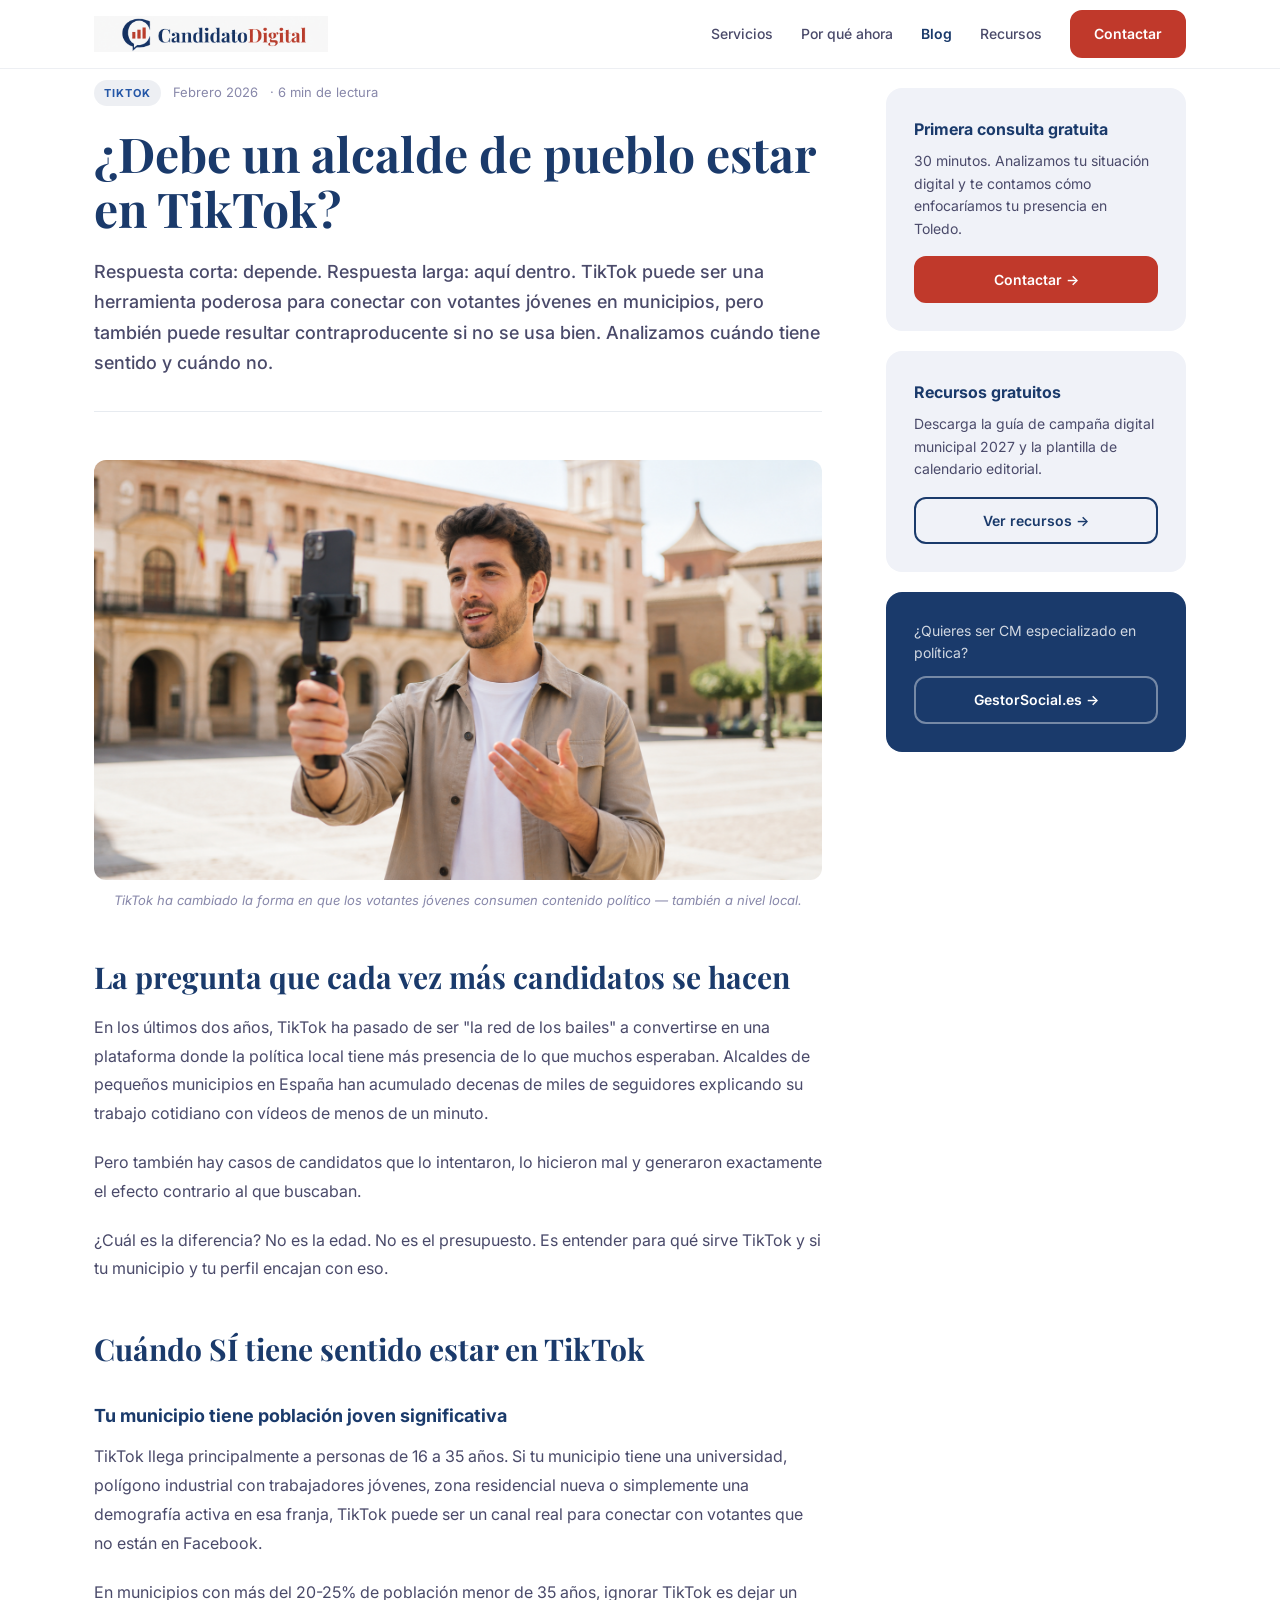
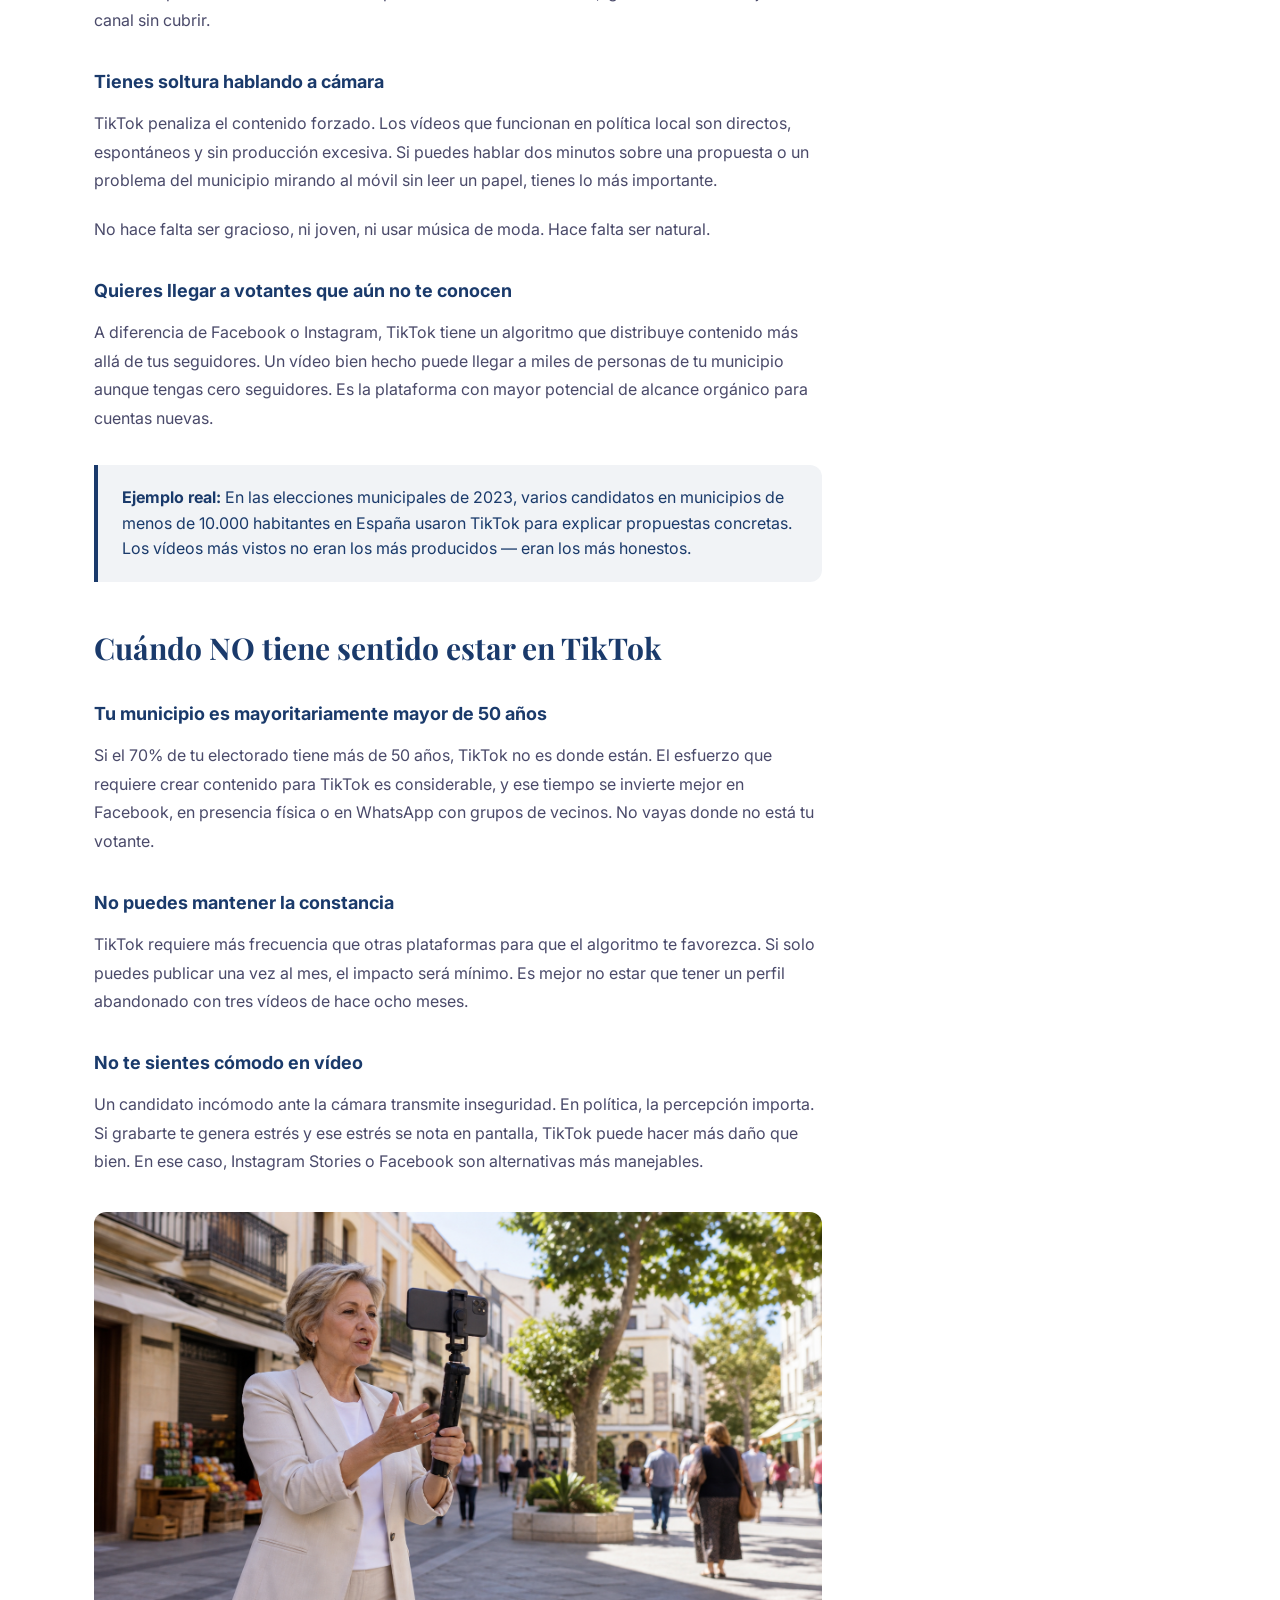
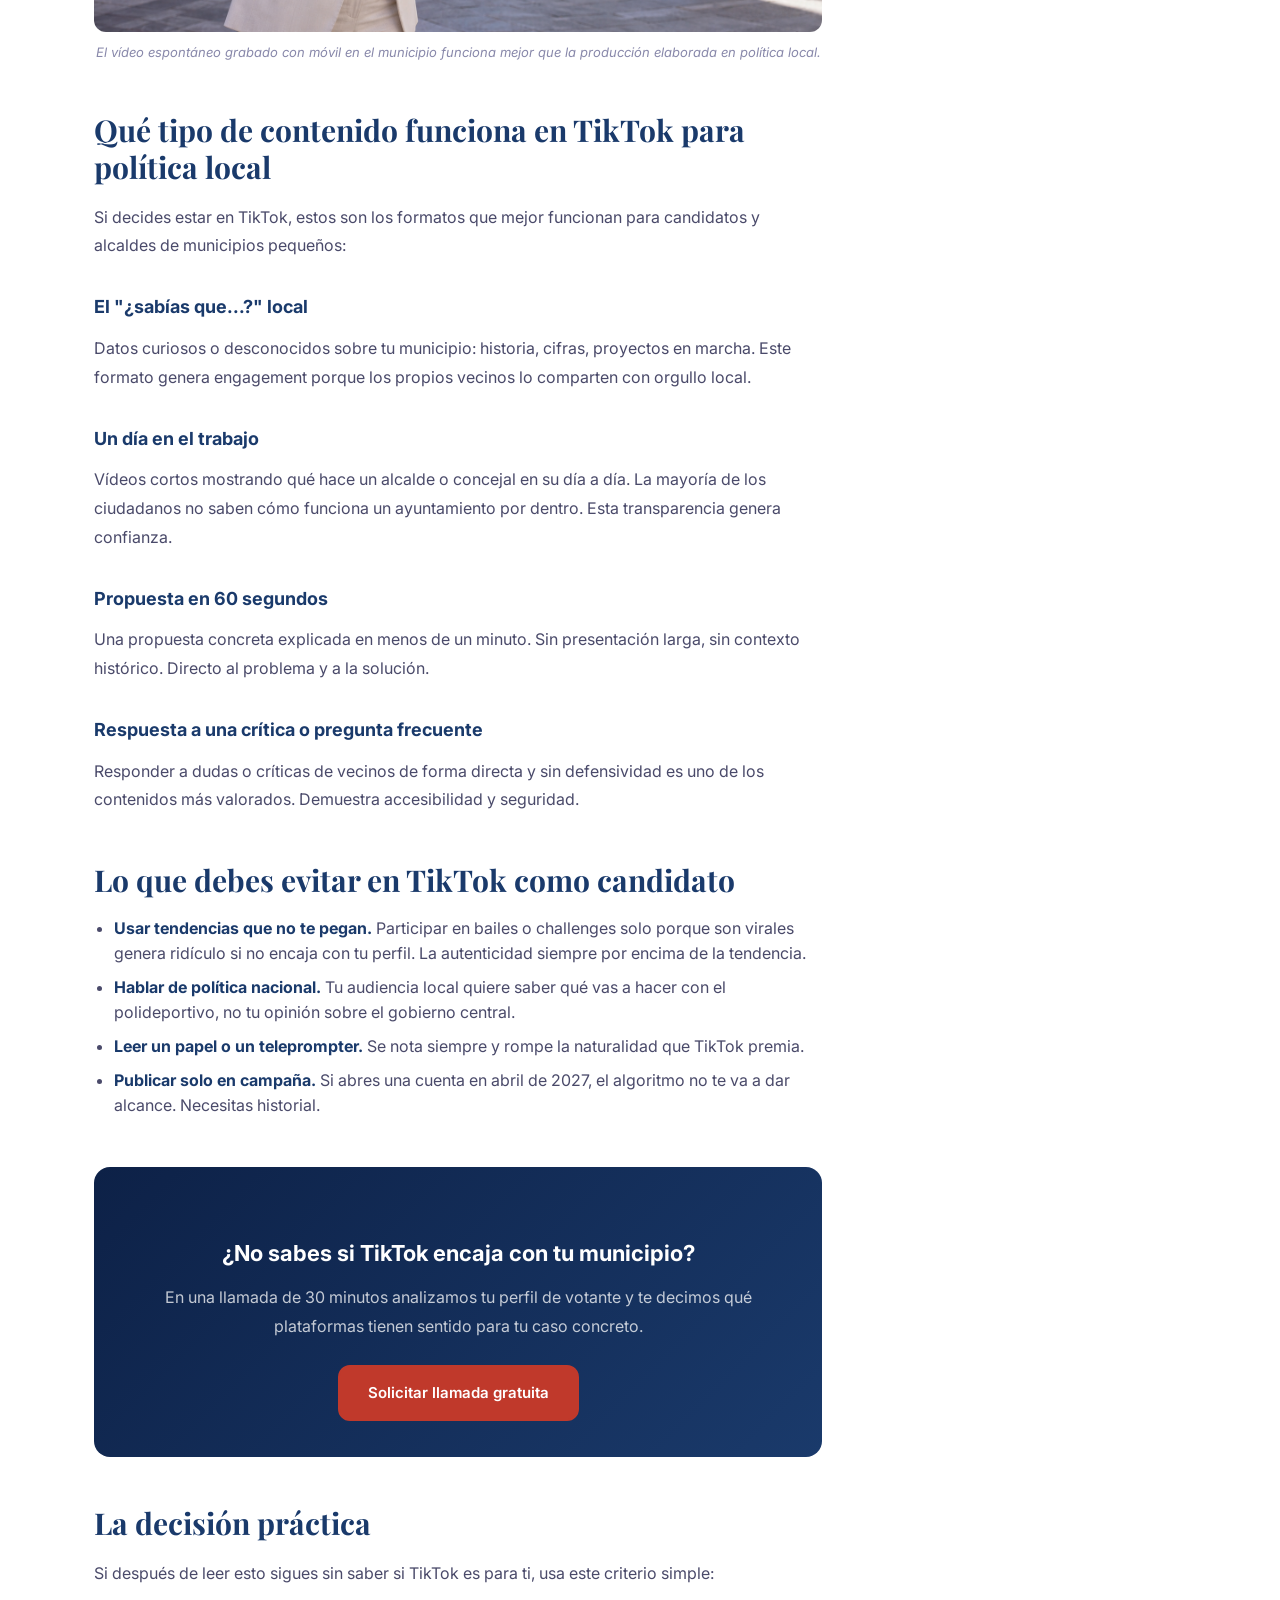
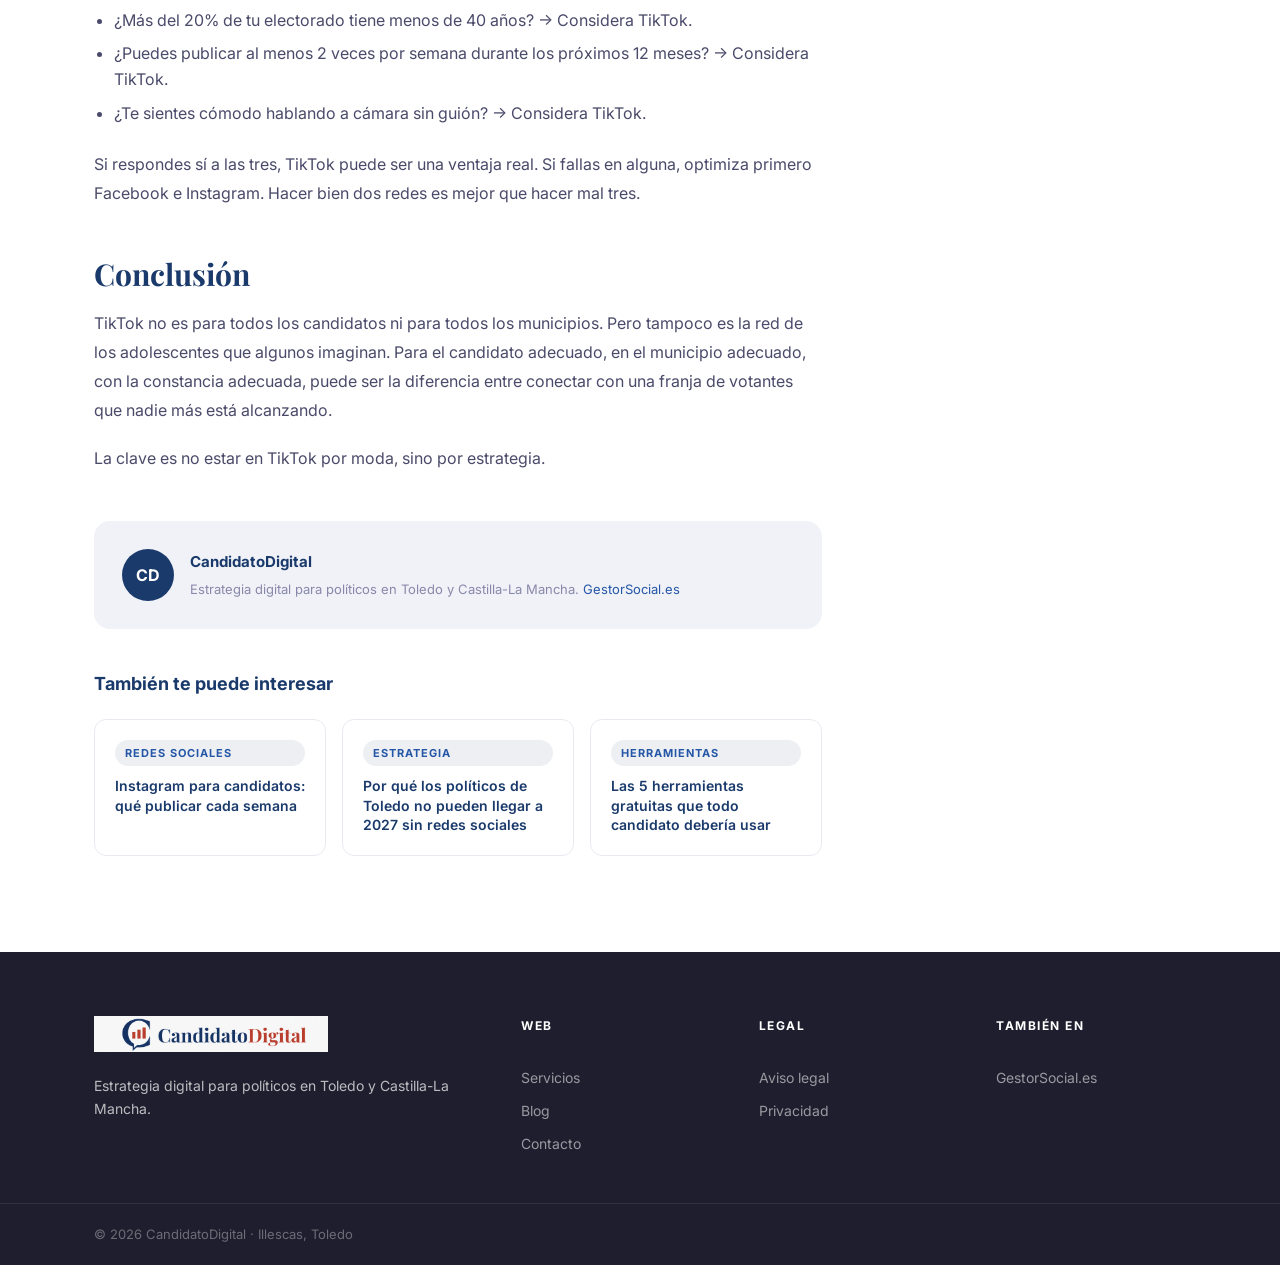
<file: blog/tiktok-alcalde-pueblo.html>
<!DOCTYPE html>
<html lang="es">
<head>
  <!-- Google tag (gtag.js) -->
  <script async src="https://www.googletagmanager.com/gtag/js?id=G-HT81NY82RY"></script>
  <script>
    window.dataLayer = window.dataLayer || [];
    function gtag(){dataLayer.push(arguments);}
    gtag('js', new Date());
    gtag('config', 'G-HT81NY82RY');
  </script>
  <meta charset="UTF-8" />
  <meta name="viewport" content="width=device-width, initial-scale=1.0" />
  <link rel="icon" href="/favicon.png" type="image/png" />
  <script async src="https://pagead2.googlesyndication.com/pagead/js/adsbygoogle.js?client=ca-pub-8640850483632063" crossorigin="anonymous"></script>
  <meta name="description" content="¿Debe un alcalde de pueblo estar en TikTok? Analizamos cuándo tiene sentido, cuándo es un error y qué tipo de contenido funciona en política local para municipios pequeños." />
  <meta name="keywords" content="TikTok alcalde pueblo, TikTok candidatos políticos, TikTok municipios Toledo, política local TikTok, redes sociales alcalde municipio pequeño" />
  <meta property="og:title" content="¿Debe un alcalde de pueblo estar en TikTok?" />
  <meta property="og:description" content="Respuesta corta: depende. Respuesta larga: aquí dentro. Analizamos cuándo tiene sentido y cuándo es un error para candidatos en municipios pequeños." />
  <meta property="og:type" content="article" />
  <meta property="og:url" content="https://candidatodigital.es/blog/tiktok-alcalde-pueblo.html" />
  <meta property="og:image" content="https://candidatodigital.es/img/op-image.png" />
  <meta property="og:image:width" content="1200" />
  <meta property="og:image:height" content="630" />
  <meta name="twitter:card" content="summary_large_image" />
  <meta name="twitter:image" content="https://candidatodigital.es/img/op-image.png" />
  <title>¿Debe un alcalde de pueblo estar en TikTok? — CandidatoDigital</title>
  <link rel="stylesheet" href="../css/style.css" />
  <link rel="stylesheet" href="../css/articulo.css" />
  <link href="https://fonts.googleapis.com/css2?family=Inter:wght@400;500;600;700;800&family=Playfair+Display:wght@700;800&display=swap" rel="stylesheet" />
  <script type="application/ld+json">
  {
    "@context": "https://schema.org",
    "@type": "Article",
    "headline": "¿Debe un alcalde de pueblo estar en TikTok?",
    "description": "Analizamos cuándo tiene sentido estar en TikTok como candidato o alcalde de municipio pequeño y cuándo es un error.",
    "author": { "@type": "Person", "name": "CandidatoDigital" },
    "publisher": { "@type": "Organization", "name": "CandidatoDigital", "url": "https://candidatodigital.es" },
    "datePublished": "2026-02-10",
    "inLanguage": "es"
  }
  </script>
</head>
<body>

  <header class="nav">
    <div class="container nav__inner">
      <a href="/" class="nav__logo"><img src="/img/logo.png" alt="CandidatoDigital" class="nav__logo-img" /></a>
      <nav class="nav__links">
        <a href="/#servicios">Servicios</a>
        <a href="/#por-que">Por qué ahora</a>
        <a href="/blog/" class="nav__active">Blog</a>
        <a href="/#recursos">Recursos</a>
        <a href="/#contacto" class="btn btn--nav">Contactar</a>
      </nav>
      <button class="nav__burger" aria-label="Menú" onclick="toggleMenu()">
        <span></span><span></span><span></span>
      </button>
    </div>
    <div class="nav__mobile" id="mobileMenu">
      <a href="/#servicios" onclick="toggleMenu()">Servicios</a>
      <a href="/#por-que" onclick="toggleMenu()">Por qué ahora</a>
      <a href="/blog/" onclick="toggleMenu()">Blog</a>
      <a href="/#recursos" onclick="toggleMenu()">Recursos</a>
      <a href="/#contacto" onclick="toggleMenu()">Contactar</a>
    </div>
  </header>

  <div class="articulo-layout">
    <main class="articulo-main">

      <div class="articulo-header">
        <div class="articulo-meta">
          <span class="blog-tag">TikTok</span>
          <span class="blog-date">Febrero 2026</span>
          <span class="blog-date">· 6 min de lectura</span>
        </div>
        <h1>¿Debe un alcalde de pueblo estar en TikTok?</h1>
        <p class="articulo-intro">Respuesta corta: depende. Respuesta larga: aquí dentro. TikTok puede ser una herramienta poderosa para conectar con votantes jóvenes en municipios, pero también puede resultar contraproducente si no se usa bien. Analizamos cuándo tiene sentido y cuándo no.</p>
      </div>

      <div class="articulo-body">

        <figure class="articulo-figura">
          <img src="/img/blog/tiktok-movil-politico.jpg" alt="Persona grabando un vídeo vertical con el móvil para TikTok sobre política local en un municipio" loading="lazy" />
          <figcaption>TikTok ha cambiado la forma en que los votantes jóvenes consumen contenido político — también a nivel local.</figcaption>
        </figure>

        <h2>La pregunta que cada vez más candidatos se hacen</h2>
        <p>En los últimos dos años, TikTok ha pasado de ser "la red de los bailes" a convertirse en una plataforma donde la política local tiene más presencia de lo que muchos esperaban. Alcaldes de pequeños municipios en España han acumulado decenas de miles de seguidores explicando su trabajo cotidiano con vídeos de menos de un minuto.</p>
        <p>Pero también hay casos de candidatos que lo intentaron, lo hicieron mal y generaron exactamente el efecto contrario al que buscaban.</p>
        <p>¿Cuál es la diferencia? No es la edad. No es el presupuesto. Es entender para qué sirve TikTok y si tu municipio y tu perfil encajan con eso.</p>

        <h2>Cuándo SÍ tiene sentido estar en TikTok</h2>

        <h3>Tu municipio tiene población joven significativa</h3>
        <p>TikTok llega principalmente a personas de 16 a 35 años. Si tu municipio tiene una universidad, polígono industrial con trabajadores jóvenes, zona residencial nueva o simplemente una demografía activa en esa franja, TikTok puede ser un canal real para conectar con votantes que no están en Facebook.</p>
        <p>En municipios con más del 20-25% de población menor de 35 años, ignorar TikTok es dejar un canal sin cubrir.</p>

        <h3>Tienes soltura hablando a cámara</h3>
        <p>TikTok penaliza el contenido forzado. Los vídeos que funcionan en política local son directos, espontáneos y sin producción excesiva. Si puedes hablar dos minutos sobre una propuesta o un problema del municipio mirando al móvil sin leer un papel, tienes lo más importante.</p>
        <p>No hace falta ser gracioso, ni joven, ni usar música de moda. Hace falta ser natural.</p>

        <h3>Quieres llegar a votantes que aún no te conocen</h3>
        <p>A diferencia de Facebook o Instagram, TikTok tiene un algoritmo que distribuye contenido más allá de tus seguidores. Un vídeo bien hecho puede llegar a miles de personas de tu municipio aunque tengas cero seguidores. Es la plataforma con mayor potencial de alcance orgánico para cuentas nuevas.</p>

        <div class="articulo-destacado">
          <strong>Ejemplo real:</strong> En las elecciones municipales de 2023, varios candidatos en municipios de menos de 10.000 habitantes en España usaron TikTok para explicar propuestas concretas. Los vídeos más vistos no eran los más producidos — eran los más honestos.
        </div>

        <h2>Cuándo NO tiene sentido estar en TikTok</h2>

        <h3>Tu municipio es mayoritariamente mayor de 50 años</h3>
        <p>Si el 70% de tu electorado tiene más de 50 años, TikTok no es donde están. El esfuerzo que requiere crear contenido para TikTok es considerable, y ese tiempo se invierte mejor en Facebook, en presencia física o en WhatsApp con grupos de vecinos. No vayas donde no está tu votante.</p>

        <h3>No puedes mantener la constancia</h3>
        <p>TikTok requiere más frecuencia que otras plataformas para que el algoritmo te favorezca. Si solo puedes publicar una vez al mes, el impacto será mínimo. Es mejor no estar que tener un perfil abandonado con tres vídeos de hace ocho meses.</p>

        <h3>No te sientes cómodo en vídeo</h3>
        <p>Un candidato incómodo ante la cámara transmite inseguridad. En política, la percepción importa. Si grabarte te genera estrés y ese estrés se nota en pantalla, TikTok puede hacer más daño que bien. En ese caso, Instagram Stories o Facebook son alternativas más manejables.</p>

        <figure class="articulo-figura">
          <img src="/img/blog/alcalde-grabando-video.jpg" alt="Alcalde de municipio grabando un vídeo con el móvil en la calle para sus redes sociales" loading="lazy" />
          <figcaption>El vídeo espontáneo grabado con móvil en el municipio funciona mejor que la producción elaborada en política local.</figcaption>
        </figure>

        <h2>Qué tipo de contenido funciona en TikTok para política local</h2>
        <p>Si decides estar en TikTok, estos son los formatos que mejor funcionan para candidatos y alcaldes de municipios pequeños:</p>

        <h3>El "¿sabías que...?" local</h3>
        <p>Datos curiosos o desconocidos sobre tu municipio: historia, cifras, proyectos en marcha. Este formato genera engagement porque los propios vecinos lo comparten con orgullo local.</p>

        <h3>Un día en el trabajo</h3>
        <p>Vídeos cortos mostrando qué hace un alcalde o concejal en su día a día. La mayoría de los ciudadanos no saben cómo funciona un ayuntamiento por dentro. Esta transparencia genera confianza.</p>

        <h3>Propuesta en 60 segundos</h3>
        <p>Una propuesta concreta explicada en menos de un minuto. Sin presentación larga, sin contexto histórico. Directo al problema y a la solución.</p>

        <h3>Respuesta a una crítica o pregunta frecuente</h3>
        <p>Responder a dudas o críticas de vecinos de forma directa y sin defensividad es uno de los contenidos más valorados. Demuestra accesibilidad y seguridad.</p>

        <h2>Lo que debes evitar en TikTok como candidato</h2>
        <ul>
          <li><strong>Usar tendencias que no te pegan.</strong> Participar en bailes o challenges solo porque son virales genera ridículo si no encaja con tu perfil. La autenticidad siempre por encima de la tendencia.</li>
          <li><strong>Hablar de política nacional.</strong> Tu audiencia local quiere saber qué vas a hacer con el polideportivo, no tu opinión sobre el gobierno central.</li>
          <li><strong>Leer un papel o un teleprompter.</strong> Se nota siempre y rompe la naturalidad que TikTok premia.</li>
          <li><strong>Publicar solo en campaña.</strong> Si abres una cuenta en abril de 2027, el algoritmo no te va a dar alcance. Necesitas historial.</li>
        </ul>

        <div class="articulo-cta">
          <h3>¿No sabes si TikTok encaja con tu municipio?</h3>
          <p>En una llamada de 30 minutos analizamos tu perfil de votante y te decimos qué plataformas tienen sentido para tu caso concreto.</p>
          <a href="/#contacto" class="btn btn--primary">Solicitar llamada gratuita</a>
        </div>

        <h2>La decisión práctica</h2>
        <p>Si después de leer esto sigues sin saber si TikTok es para ti, usa este criterio simple:</p>
        <ul>
          <li>¿Más del 20% de tu electorado tiene menos de 40 años? → Considera TikTok.</li>
          <li>¿Puedes publicar al menos 2 veces por semana durante los próximos 12 meses? → Considera TikTok.</li>
          <li>¿Te sientes cómodo hablando a cámara sin guión? → Considera TikTok.</li>
        </ul>
        <p>Si respondes sí a las tres, TikTok puede ser una ventaja real. Si fallas en alguna, optimiza primero Facebook e Instagram. Hacer bien dos redes es mejor que hacer mal tres.</p>

        <h2>Conclusión</h2>
        <p>TikTok no es para todos los candidatos ni para todos los municipios. Pero tampoco es la red de los adolescentes que algunos imaginan. Para el candidato adecuado, en el municipio adecuado, con la constancia adecuada, puede ser la diferencia entre conectar con una franja de votantes que nadie más está alcanzando.</p>
        <p>La clave es no estar en TikTok por moda, sino por estrategia.</p>

      </div>

      <!-- AUTOR -->
      <div class="articulo-autor">
        <div class="articulo-autor__avatar">CD</div>
        <div>
          <strong>CandidatoDigital</strong>
          <p>Estrategia digital para políticos en Toledo y Castilla-La Mancha. <a href="https://gestorsocial.es" target="_blank" rel="noopener">GestorSocial.es</a></p>
        </div>
      </div>

      <!-- ARTÍCULOS RELACIONADOS -->
      <div class="articulo-relacionados">
        <h3>También te puede interesar</h3>
        <div class="articulo-relacionados__grid">
          <a href="instagram-candidatos-que-publicar.html" class="rel-card">
            <span class="blog-tag">Redes sociales</span>
            <p>Instagram para candidatos: qué publicar cada semana</p>
          </a>
          <a href="redes-sociales-politicos-toledo-2027.html" class="rel-card">
            <span class="blog-tag">Estrategia</span>
            <p>Por qué los políticos de Toledo no pueden llegar a 2027 sin redes sociales</p>
          </a>
          <a href="#" class="rel-card">
            <span class="blog-tag">Herramientas</span>
            <p>Las 5 herramientas gratuitas que todo candidato debería usar</p>
          </a>
        </div>
      </div>

    </main>

    <!-- SIDEBAR -->
    <aside class="articulo-sidebar">
      <div class="sidebar-box">
        <h4>Primera consulta gratuita</h4>
        <p>30 minutos. Analizamos tu situación digital y te contamos cómo enfocaríamos tu presencia en Toledo.</p>
        <a href="/#contacto" class="btn btn--primary btn--sm btn--full">Contactar →</a>
      </div>
      <div class="sidebar-box">
        <h4>Recursos gratuitos</h4>
        <p>Descarga la guía de campaña digital municipal 2027 y la plantilla de calendario editorial.</p>
        <a href="/#recursos" class="btn btn--ghost btn--sm btn--full">Ver recursos →</a>
      </div>
      <div class="sidebar-box sidebar-box--gestorsocial">
        <p>¿Quieres ser CM especializado en política?</p>
        <a href="https://gestorsocial.es" target="_blank" rel="noopener" class="btn btn--ghost btn--sm btn--full">GestorSocial.es →</a>
      </div>
    </aside>
  </div>

  <footer class="footer">
    <div class="container footer__inner">
      <div class="footer__brand">
        <a href="/" class="nav__logo"><img src="/img/logo.png" alt="CandidatoDigital" class="nav__logo-img" /></a>
        <p>Estrategia digital para políticos en Toledo y Castilla-La Mancha.</p>
      </div>
      <div class="footer__links">
        <h4>Web</h4>
        <a href="/#servicios">Servicios</a>
        <a href="/blog/">Blog</a>
        <a href="/#contacto">Contacto</a>
      </div>
      <div class="footer__links">
        <h4>Legal</h4>
        <a href="/aviso-legal.html">Aviso legal</a>
        <a href="/privacidad.html">Privacidad</a>
      </div>
      <div class="footer__links">
        <h4>También en</h4>
        <a href="https://gestorsocial.es" target="_blank" rel="noopener">GestorSocial.es</a>
      </div>
    </div>
    <div class="footer__bottom">
      <div class="container">
        <p>© 2026 CandidatoDigital · Illescas, Toledo</p>
      </div>
    </div>
  </footer>

  <script>
    function toggleMenu() {
      document.getElementById('mobileMenu').classList.toggle('nav__mobile--open');
    }
    window.addEventListener('scroll', () => {
      document.querySelector('.nav').classList.toggle('nav--scrolled', window.scrollY > 20);
    });
  </script>
</body>
</html>
</file>
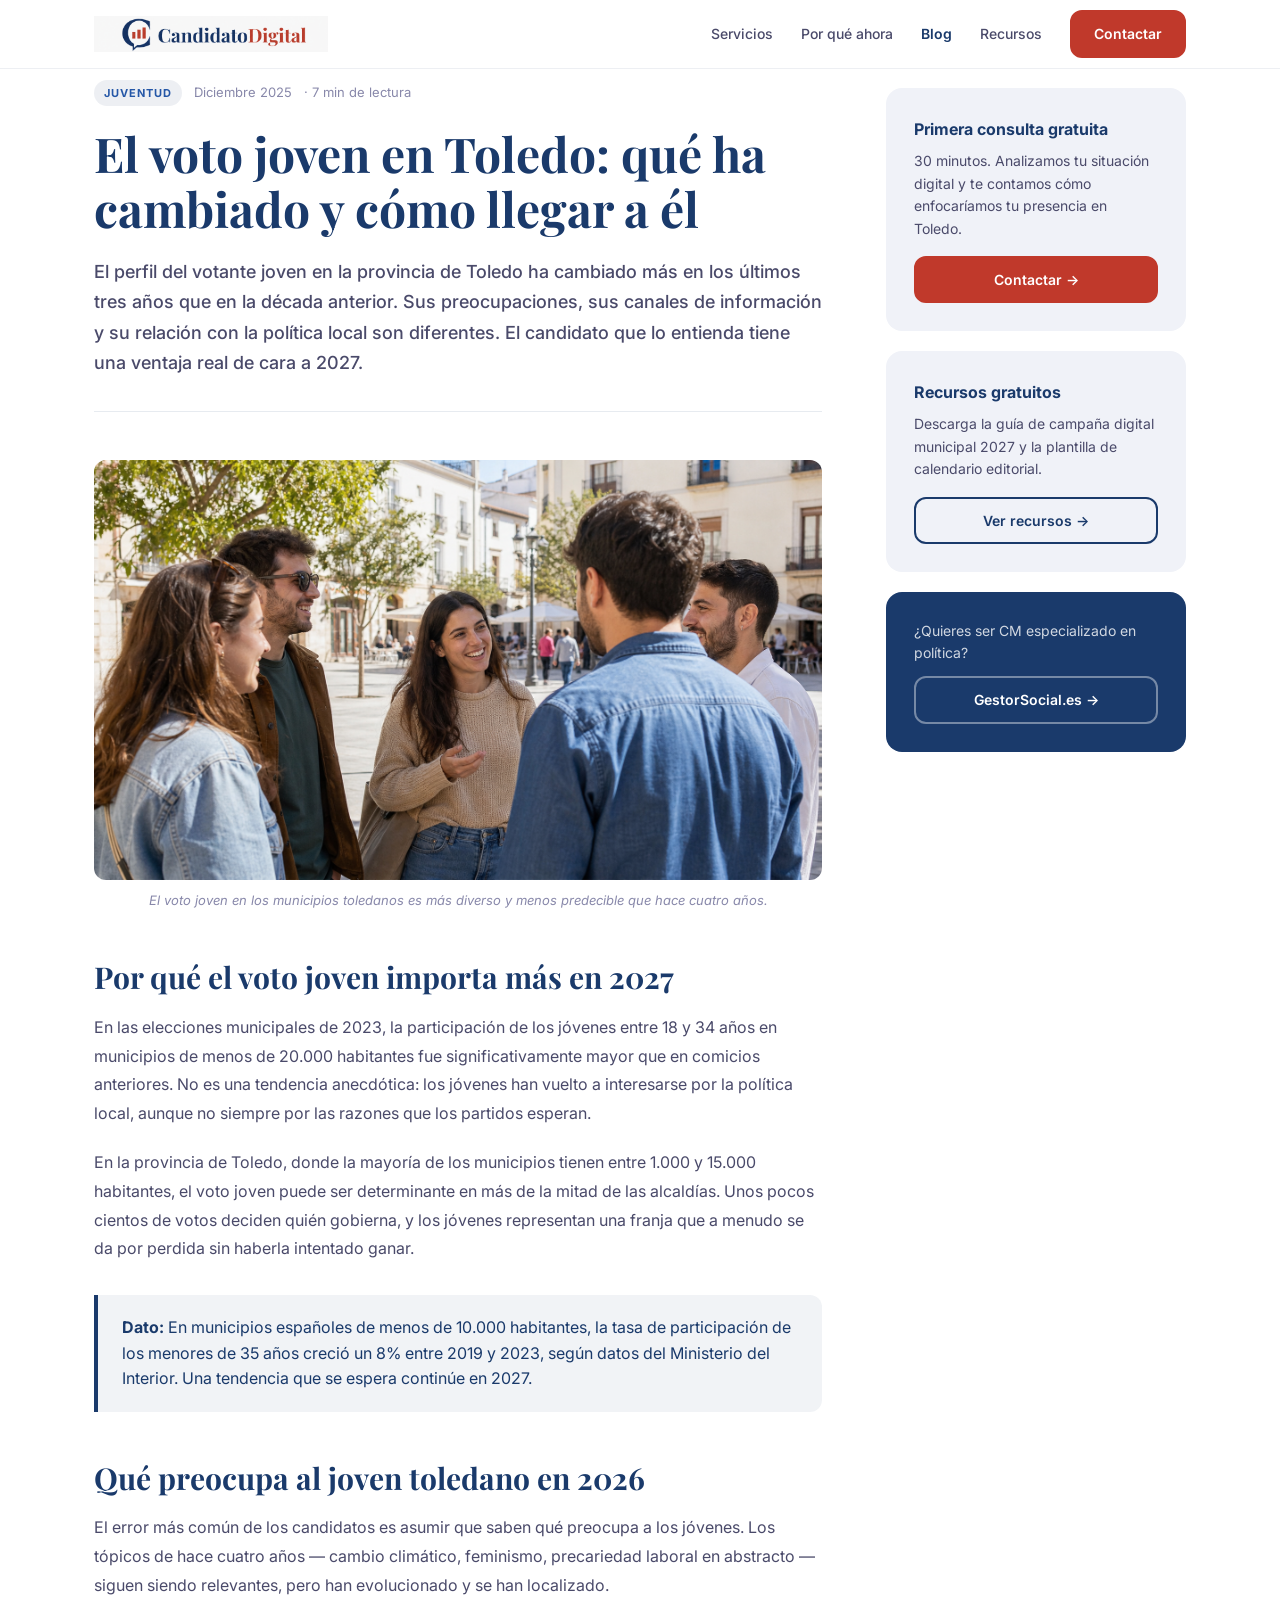
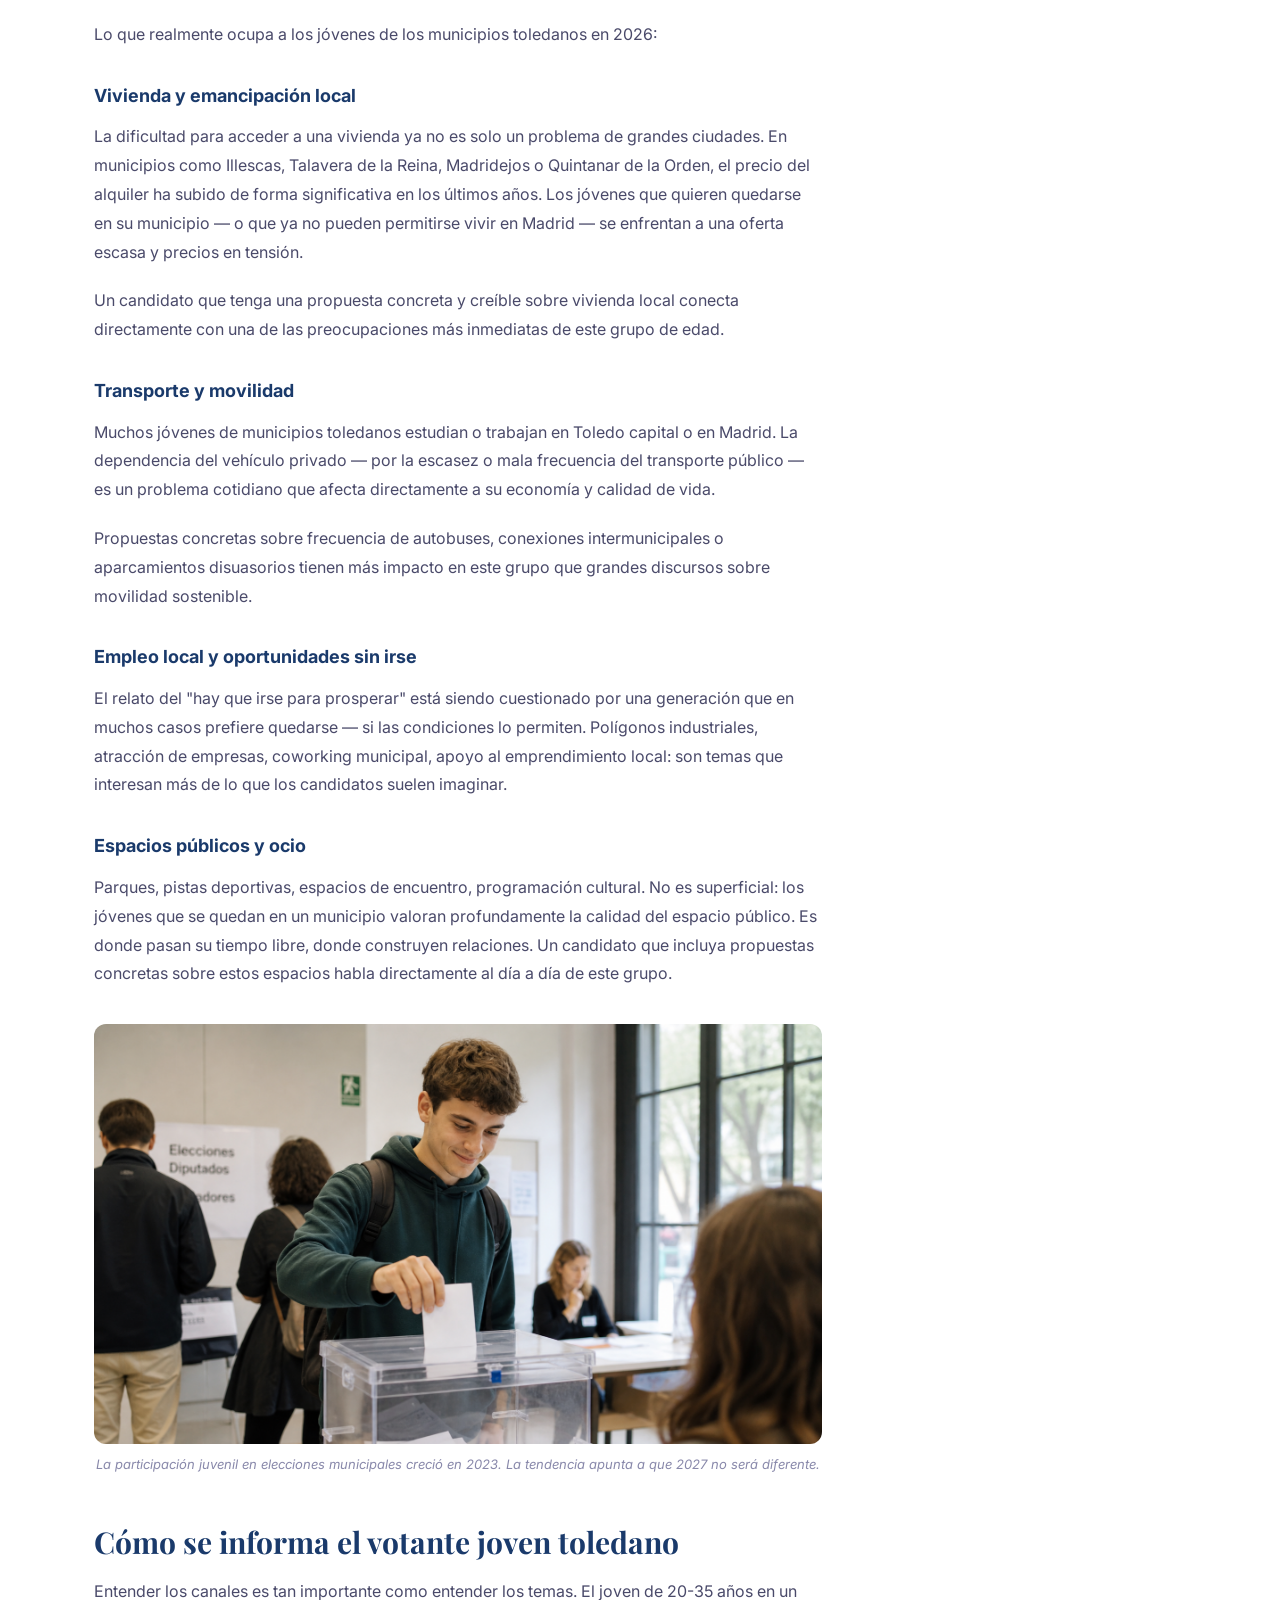
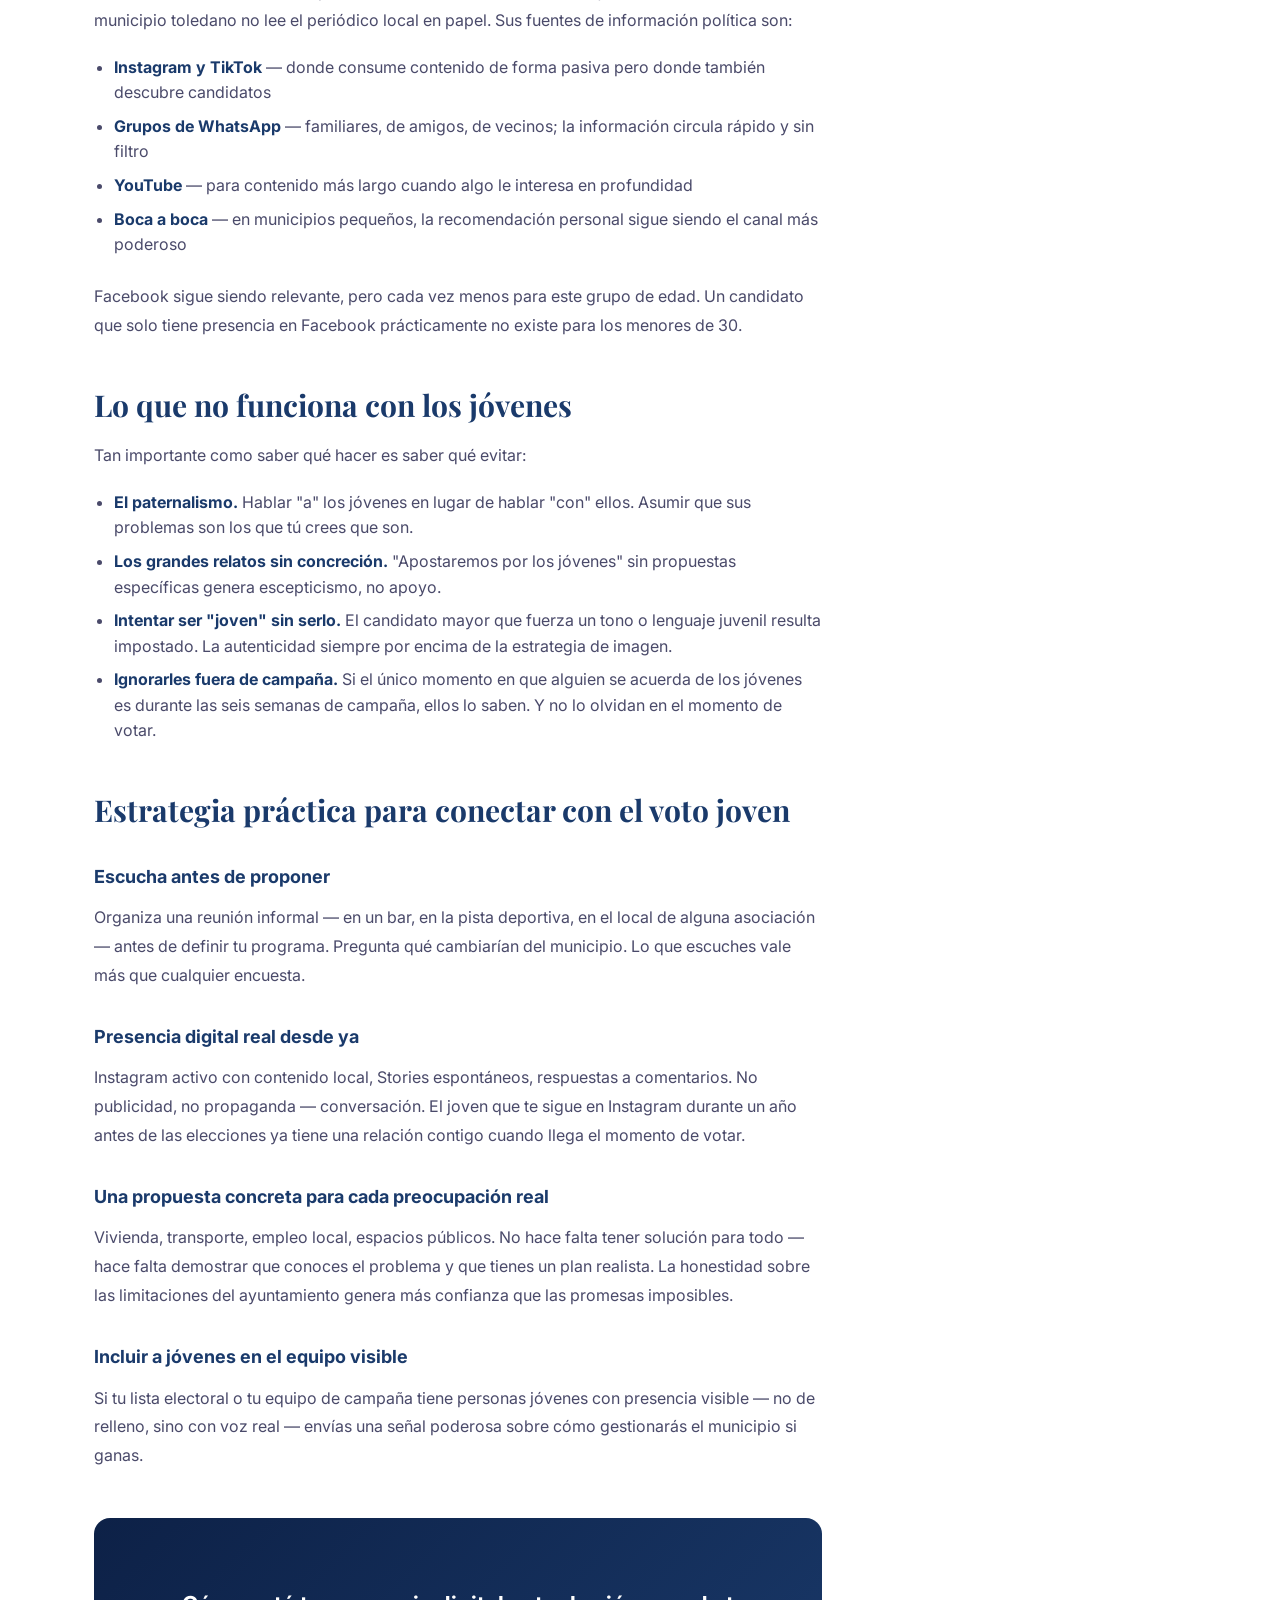
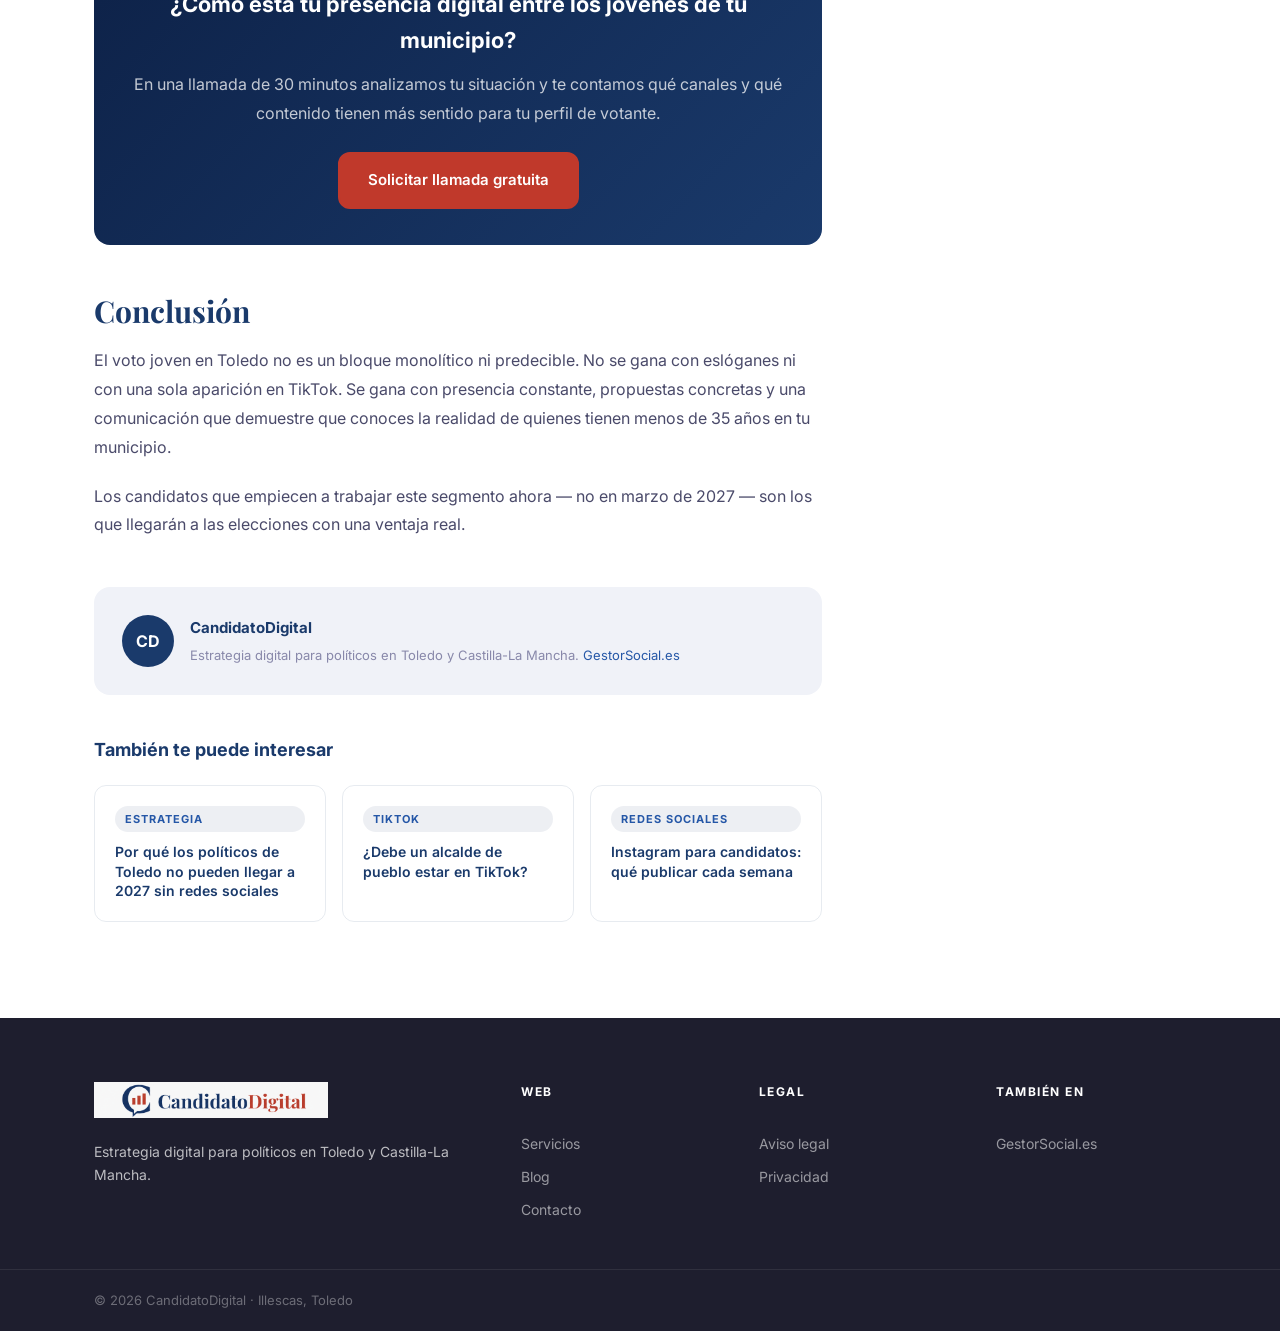
<file: blog/voto-joven-toledo-2027.html>
<!DOCTYPE html>
<html lang="es">
<head>
  <!-- Google tag (gtag.js) -->
  <script async src="https://www.googletagmanager.com/gtag/js?id=G-HT81NY82RY"></script>
  <script>
    window.dataLayer = window.dataLayer || [];
    function gtag(){dataLayer.push(arguments);}
    gtag('js', new Date());
    gtag('config', 'G-HT81NY82RY');
  </script>
  <meta charset="UTF-8" />
  <meta name="viewport" content="width=device-width, initial-scale=1.0" />
  <link rel="icon" href="/favicon.png" type="image/png" />
  <script async src="https://pagead2.googlesyndication.com/pagead/js/adsbygoogle.js?client=ca-pub-8640850483632063" crossorigin="anonymous"></script>
  <meta name="description" content="El voto joven en Toledo ha cambiado. Analizamos qué preocupa a los jóvenes toledanos en 2026, por qué sus intereses son diferentes a los de hace cuatro años y cómo conectar con ellos de cara a 2027." />
  <meta name="keywords" content="voto joven Toledo, jóvenes elecciones municipales Toledo, cómo llegar votantes jóvenes, juventud política local Toledo, elecciones 2027 jóvenes Castilla-La Mancha" />
  <meta property="og:title" content="El voto joven en Toledo: qué ha cambiado y cómo llegar a él" />
  <meta property="og:description" content="El péndulo ha oscilado. Los intereses de la juventud toledana no son los de hace cuatro años. Claves para conectar con el voto joven de cara a 2027." />
  <meta property="og:type" content="article" />
  <meta property="og:url" content="https://candidatodigital.es/blog/voto-joven-toledo-2027.html" />
  <meta property="og:image" content="https://candidatodigital.es/img/op-image.png" />
  <meta property="og:image:width" content="1200" />
  <meta property="og:image:height" content="630" />
  <meta name="twitter:card" content="summary_large_image" />
  <meta name="twitter:image" content="https://candidatodigital.es/img/op-image.png" />
  <title>El voto joven en Toledo: qué ha cambiado y cómo llegar a él — CandidatoDigital</title>
  <link rel="stylesheet" href="../css/style.css" />
  <link rel="stylesheet" href="../css/articulo.css" />
  <link href="https://fonts.googleapis.com/css2?family=Inter:wght@400;500;600;700;800&family=Playfair+Display:wght@700;800&display=swap" rel="stylesheet" />
  <script type="application/ld+json">
  {
    "@context": "https://schema.org",
    "@type": "Article",
    "headline": "El voto joven en Toledo: qué ha cambiado y cómo llegar a él",
    "description": "Análisis del voto joven en la provincia de Toledo y claves para conectar con él de cara a las elecciones municipales de 2027.",
    "author": { "@type": "Person", "name": "CandidatoDigital" },
    "publisher": { "@type": "Organization", "name": "CandidatoDigital", "url": "https://candidatodigital.es" },
    "datePublished": "2025-12-10",
    "inLanguage": "es"
  }
  </script>
</head>
<body>

  <header class="nav">
    <div class="container nav__inner">
      <a href="/" class="nav__logo"><img src="/img/logo.png" alt="CandidatoDigital" class="nav__logo-img" /></a>
      <nav class="nav__links">
        <a href="/#servicios">Servicios</a>
        <a href="/#por-que">Por qué ahora</a>
        <a href="/blog/" class="nav__active">Blog</a>
        <a href="/#recursos">Recursos</a>
        <a href="/#contacto" class="btn btn--nav">Contactar</a>
      </nav>
      <button class="nav__burger" aria-label="Menú" onclick="toggleMenu()">
        <span></span><span></span><span></span>
      </button>
    </div>
    <div class="nav__mobile" id="mobileMenu">
      <a href="/#servicios" onclick="toggleMenu()">Servicios</a>
      <a href="/#por-que" onclick="toggleMenu()">Por qué ahora</a>
      <a href="/blog/" onclick="toggleMenu()">Blog</a>
      <a href="/#recursos" onclick="toggleMenu()">Recursos</a>
      <a href="/#contacto" onclick="toggleMenu()">Contactar</a>
    </div>
  </header>

  <div class="articulo-layout">
    <main class="articulo-main">

      <div class="articulo-header">
        <div class="articulo-meta">
          <span class="blog-tag">Juventud</span>
          <span class="blog-date">Diciembre 2025</span>
          <span class="blog-date">· 7 min de lectura</span>
        </div>
        <h1>El voto joven en Toledo: qué ha cambiado y cómo llegar a él</h1>
        <p class="articulo-intro">El perfil del votante joven en la provincia de Toledo ha cambiado más en los últimos tres años que en la década anterior. Sus preocupaciones, sus canales de información y su relación con la política local son diferentes. El candidato que lo entienda tiene una ventaja real de cara a 2027.</p>
      </div>

      <div class="articulo-body">

        <figure class="articulo-figura">
          <img src="/img/blog/jovenes-toledo-municipio.jpg" alt="Jóvenes en un municipio de Toledo conversando en la plaza, representando al votante joven local" loading="lazy" />
          <figcaption>El voto joven en los municipios toledanos es más diverso y menos predecible que hace cuatro años.</figcaption>
        </figure>

        <h2>Por qué el voto joven importa más en 2027</h2>
        <p>En las elecciones municipales de 2023, la participación de los jóvenes entre 18 y 34 años en municipios de menos de 20.000 habitantes fue significativamente mayor que en comicios anteriores. No es una tendencia anecdótica: los jóvenes han vuelto a interesarse por la política local, aunque no siempre por las razones que los partidos esperan.</p>
        <p>En la provincia de Toledo, donde la mayoría de los municipios tienen entre 1.000 y 15.000 habitantes, el voto joven puede ser determinante en más de la mitad de las alcaldías. Unos pocos cientos de votos deciden quién gobierna, y los jóvenes representan una franja que a menudo se da por perdida sin haberla intentado ganar.</p>

        <div class="articulo-destacado">
          <strong>Dato:</strong> En municipios españoles de menos de 10.000 habitantes, la tasa de participación de los menores de 35 años creció un 8% entre 2019 y 2023, según datos del Ministerio del Interior. Una tendencia que se espera continúe en 2027.
        </div>

        <h2>Qué preocupa al joven toledano en 2026</h2>
        <p>El error más común de los candidatos es asumir que saben qué preocupa a los jóvenes. Los tópicos de hace cuatro años — cambio climático, feminismo, precariedad laboral en abstracto — siguen siendo relevantes, pero han evolucionado y se han localizado.</p>
        <p>Lo que realmente ocupa a los jóvenes de los municipios toledanos en 2026:</p>

        <h3>Vivienda y emancipación local</h3>
        <p>La dificultad para acceder a una vivienda ya no es solo un problema de grandes ciudades. En municipios como Illescas, Talavera de la Reina, Madridejos o Quintanar de la Orden, el precio del alquiler ha subido de forma significativa en los últimos años. Los jóvenes que quieren quedarse en su municipio — o que ya no pueden permitirse vivir en Madrid — se enfrentan a una oferta escasa y precios en tensión.</p>
        <p>Un candidato que tenga una propuesta concreta y creíble sobre vivienda local conecta directamente con una de las preocupaciones más inmediatas de este grupo de edad.</p>

        <h3>Transporte y movilidad</h3>
        <p>Muchos jóvenes de municipios toledanos estudian o trabajan en Toledo capital o en Madrid. La dependencia del vehículo privado — por la escasez o mala frecuencia del transporte público — es un problema cotidiano que afecta directamente a su economía y calidad de vida.</p>
        <p>Propuestas concretas sobre frecuencia de autobuses, conexiones intermunicipales o aparcamientos disuasorios tienen más impacto en este grupo que grandes discursos sobre movilidad sostenible.</p>

        <h3>Empleo local y oportunidades sin irse</h3>
        <p>El relato del "hay que irse para prosperar" está siendo cuestionado por una generación que en muchos casos prefiere quedarse — si las condiciones lo permiten. Polígonos industriales, atracción de empresas, coworking municipal, apoyo al emprendimiento local: son temas que interesan más de lo que los candidatos suelen imaginar.</p>

        <h3>Espacios públicos y ocio</h3>
        <p>Parques, pistas deportivas, espacios de encuentro, programación cultural. No es superficial: los jóvenes que se quedan en un municipio valoran profundamente la calidad del espacio público. Es donde pasan su tiempo libre, donde construyen relaciones. Un candidato que incluya propuestas concretas sobre estos espacios habla directamente al día a día de este grupo.</p>

        <figure class="articulo-figura">
          <img src="/img/blog/joven-votando-elecciones.jpg" alt="Joven ejerciendo su derecho al voto en unas elecciones municipales en España" loading="lazy" />
          <figcaption>La participación juvenil en elecciones municipales creció en 2023. La tendencia apunta a que 2027 no será diferente.</figcaption>
        </figure>

        <h2>Cómo se informa el votante joven toledano</h2>
        <p>Entender los canales es tan importante como entender los temas. El joven de 20-35 años en un municipio toledano no lee el periódico local en papel. Sus fuentes de información política son:</p>
        <ul>
          <li><strong>Instagram y TikTok</strong> — donde consume contenido de forma pasiva pero donde también descubre candidatos</li>
          <li><strong>Grupos de WhatsApp</strong> — familiares, de amigos, de vecinos; la información circula rápido y sin filtro</li>
          <li><strong>YouTube</strong> — para contenido más largo cuando algo le interesa en profundidad</li>
          <li><strong>Boca a boca</strong> — en municipios pequeños, la recomendación personal sigue siendo el canal más poderoso</li>
        </ul>
        <p>Facebook sigue siendo relevante, pero cada vez menos para este grupo de edad. Un candidato que solo tiene presencia en Facebook prácticamente no existe para los menores de 30.</p>

        <h2>Lo que no funciona con los jóvenes</h2>
        <p>Tan importante como saber qué hacer es saber qué evitar:</p>
        <ul>
          <li><strong>El paternalismo.</strong> Hablar "a" los jóvenes en lugar de hablar "con" ellos. Asumir que sus problemas son los que tú crees que son.</li>
          <li><strong>Los grandes relatos sin concreción.</strong> "Apostaremos por los jóvenes" sin propuestas específicas genera escepticismo, no apoyo.</li>
          <li><strong>Intentar ser "joven" sin serlo.</strong> El candidato mayor que fuerza un tono o lenguaje juvenil resulta impostado. La autenticidad siempre por encima de la estrategia de imagen.</li>
          <li><strong>Ignorarles fuera de campaña.</strong> Si el único momento en que alguien se acuerda de los jóvenes es durante las seis semanas de campaña, ellos lo saben. Y no lo olvidan en el momento de votar.</li>
        </ul>

        <h2>Estrategia práctica para conectar con el voto joven</h2>

        <h3>Escucha antes de proponer</h3>
        <p>Organiza una reunión informal — en un bar, en la pista deportiva, en el local de alguna asociación — antes de definir tu programa. Pregunta qué cambiarían del municipio. Lo que escuches vale más que cualquier encuesta.</p>

        <h3>Presencia digital real desde ya</h3>
        <p>Instagram activo con contenido local, Stories espontáneos, respuestas a comentarios. No publicidad, no propaganda — conversación. El joven que te sigue en Instagram durante un año antes de las elecciones ya tiene una relación contigo cuando llega el momento de votar.</p>

        <h3>Una propuesta concreta para cada preocupación real</h3>
        <p>Vivienda, transporte, empleo local, espacios públicos. No hace falta tener solución para todo — hace falta demostrar que conoces el problema y que tienes un plan realista. La honestidad sobre las limitaciones del ayuntamiento genera más confianza que las promesas imposibles.</p>

        <h3>Incluir a jóvenes en el equipo visible</h3>
        <p>Si tu lista electoral o tu equipo de campaña tiene personas jóvenes con presencia visible — no de relleno, sino con voz real — envías una señal poderosa sobre cómo gestionarás el municipio si ganas.</p>

        <div class="articulo-cta">
          <h3>¿Cómo está tu presencia digital entre los jóvenes de tu municipio?</h3>
          <p>En una llamada de 30 minutos analizamos tu situación y te contamos qué canales y qué contenido tienen más sentido para tu perfil de votante.</p>
          <a href="/#contacto" class="btn btn--primary">Solicitar llamada gratuita</a>
        </div>

        <h2>Conclusión</h2>
        <p>El voto joven en Toledo no es un bloque monolítico ni predecible. No se gana con eslóganes ni con una sola aparición en TikTok. Se gana con presencia constante, propuestas concretas y una comunicación que demuestre que conoces la realidad de quienes tienen menos de 35 años en tu municipio.</p>
        <p>Los candidatos que empiecen a trabajar este segmento ahora — no en marzo de 2027 — son los que llegarán a las elecciones con una ventaja real.</p>

      </div>

      <!-- AUTOR -->
      <div class="articulo-autor">
        <div class="articulo-autor__avatar">CD</div>
        <div>
          <strong>CandidatoDigital</strong>
          <p>Estrategia digital para políticos en Toledo y Castilla-La Mancha. <a href="https://gestorsocial.es" target="_blank" rel="noopener">GestorSocial.es</a></p>
        </div>
      </div>

      <!-- ARTÍCULOS RELACIONADOS -->
      <div class="articulo-relacionados">
        <h3>También te puede interesar</h3>
        <div class="articulo-relacionados__grid">
          <a href="redes-sociales-politicos-toledo-2027.html" class="rel-card">
            <span class="blog-tag">Estrategia</span>
            <p>Por qué los políticos de Toledo no pueden llegar a 2027 sin redes sociales</p>
          </a>
          <a href="tiktok-alcalde-pueblo.html" class="rel-card">
            <span class="blog-tag">TikTok</span>
            <p>¿Debe un alcalde de pueblo estar en TikTok?</p>
          </a>
          <a href="instagram-candidatos-que-publicar.html" class="rel-card">
            <span class="blog-tag">Redes sociales</span>
            <p>Instagram para candidatos: qué publicar cada semana</p>
          </a>
        </div>
      </div>

    </main>

    <!-- SIDEBAR -->
    <aside class="articulo-sidebar">
      <div class="sidebar-box">
        <h4>Primera consulta gratuita</h4>
        <p>30 minutos. Analizamos tu situación digital y te contamos cómo enfocaríamos tu presencia en Toledo.</p>
        <a href="/#contacto" class="btn btn--primary btn--sm btn--full">Contactar →</a>
      </div>
      <div class="sidebar-box">
        <h4>Recursos gratuitos</h4>
        <p>Descarga la guía de campaña digital municipal 2027 y la plantilla de calendario editorial.</p>
        <a href="/#recursos" class="btn btn--ghost btn--sm btn--full">Ver recursos →</a>
      </div>
      <div class="sidebar-box sidebar-box--gestorsocial">
        <p>¿Quieres ser CM especializado en política?</p>
        <a href="https://gestorsocial.es" target="_blank" rel="noopener" class="btn btn--ghost btn--sm btn--full">GestorSocial.es →</a>
      </div>
    </aside>
  </div>

  <footer class="footer">
    <div class="container footer__inner">
      <div class="footer__brand">
        <a href="/" class="nav__logo"><img src="/img/logo.png" alt="CandidatoDigital" class="nav__logo-img" /></a>
        <p>Estrategia digital para políticos en Toledo y Castilla-La Mancha.</p>
      </div>
      <div class="footer__links">
        <h4>Web</h4>
        <a href="/#servicios">Servicios</a>
        <a href="/blog/">Blog</a>
        <a href="/#contacto">Contacto</a>
      </div>
      <div class="footer__links">
        <h4>Legal</h4>
        <a href="/aviso-legal.html">Aviso legal</a>
        <a href="/privacidad.html">Privacidad</a>
      </div>
      <div class="footer__links">
        <h4>También en</h4>
        <a href="https://gestorsocial.es" target="_blank" rel="noopener">GestorSocial.es</a>
      </div>
    </div>
    <div class="footer__bottom">
      <div class="container">
        <p>© 2026 CandidatoDigital · Illescas, Toledo</p>
      </div>
    </div>
  </footer>

  <script>
    function toggleMenu() {
      document.getElementById('mobileMenu').classList.toggle('nav__mobile--open');
    }
    window.addEventListener('scroll', () => {
      document.querySelector('.nav').classList.toggle('nav--scrolled', window.scrollY > 20);
    });
  </script>
</body>
</html>
</file>
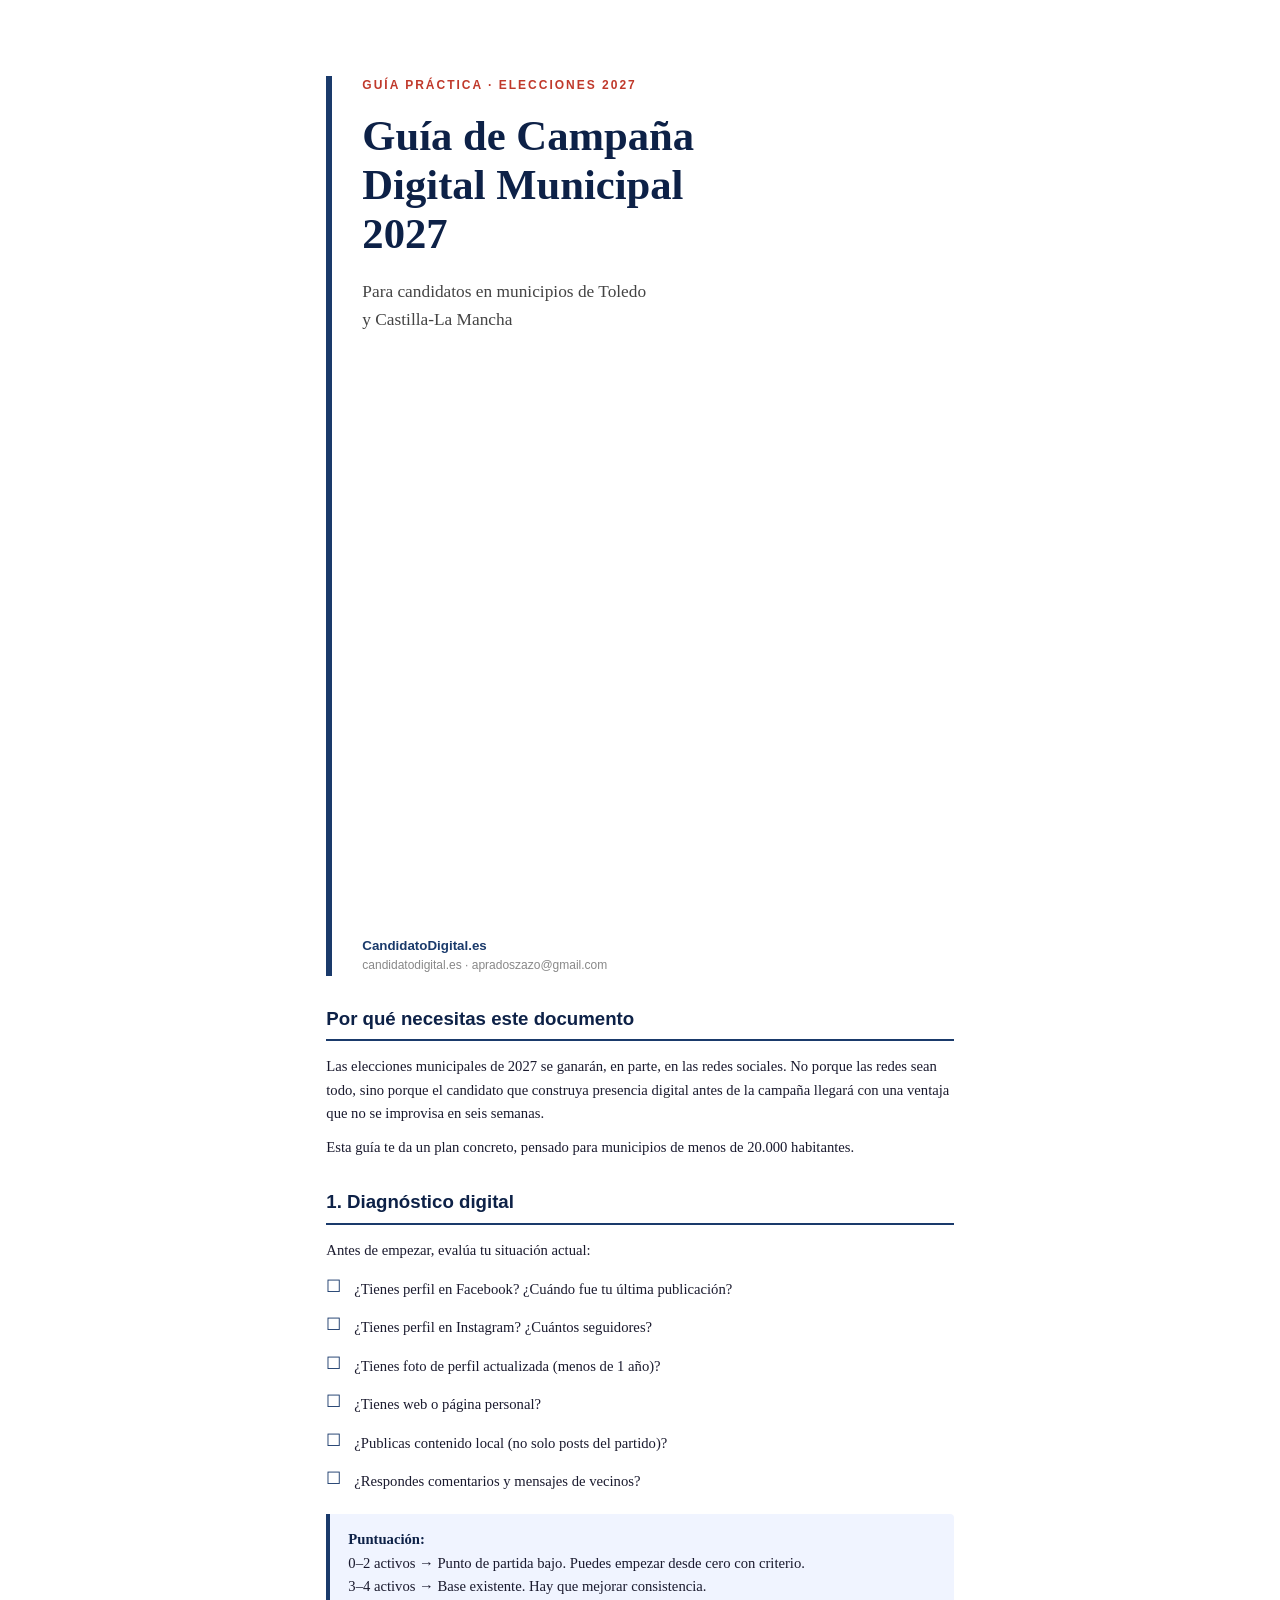
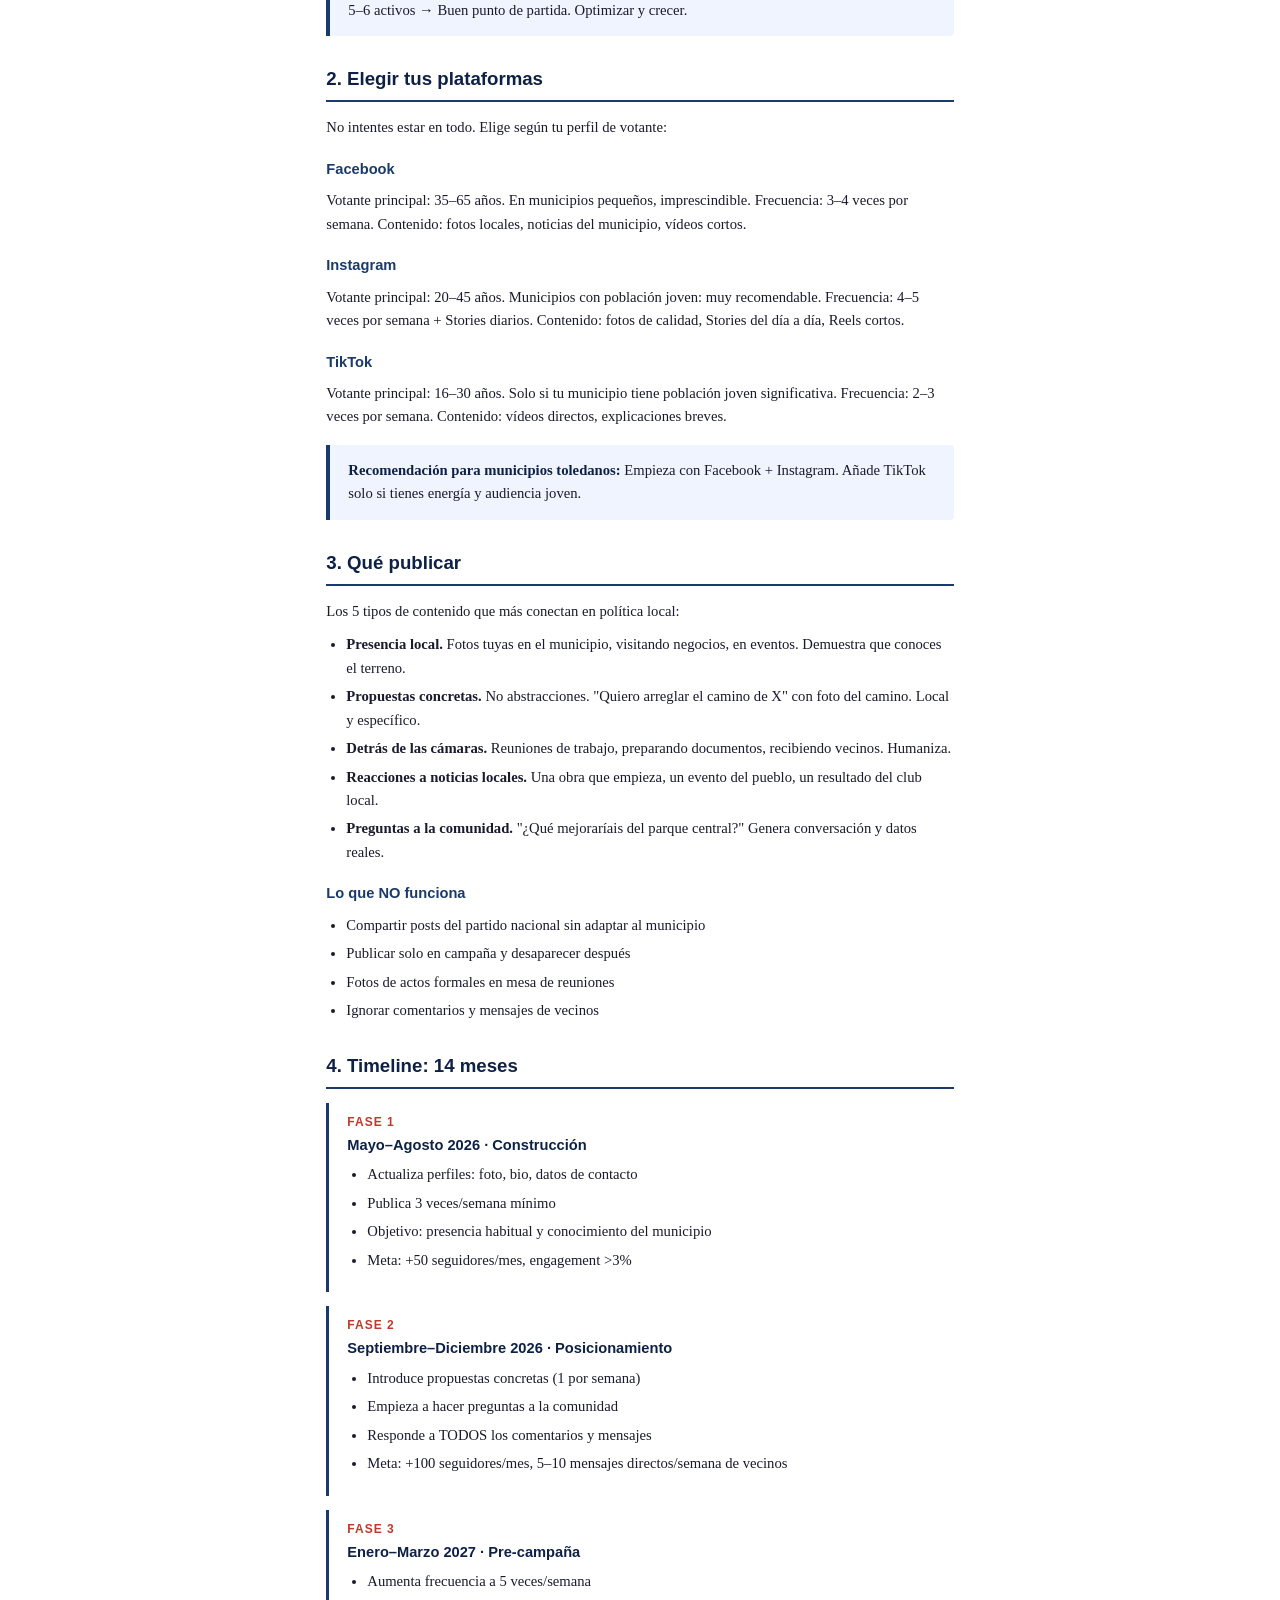
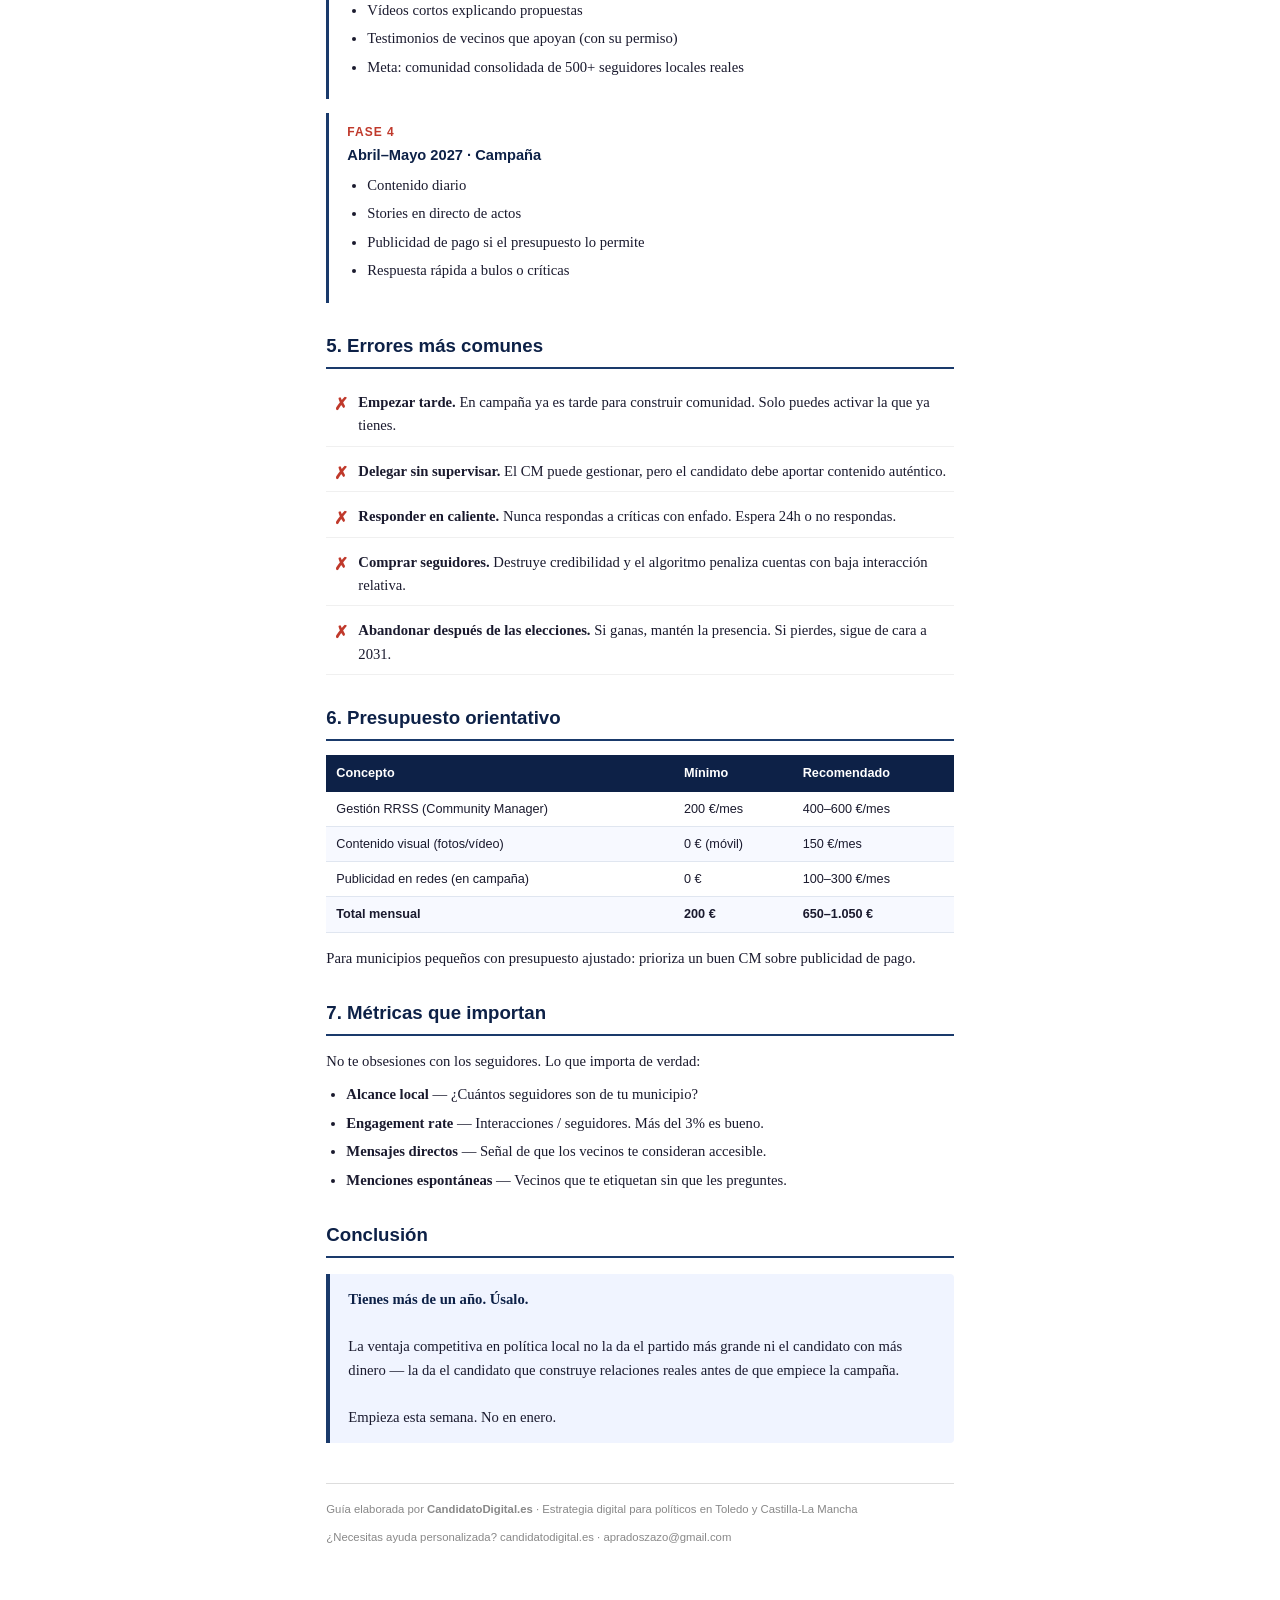
<file: recursos/guia-campana-digital-2027.html>
<!DOCTYPE html>
<html lang="es">
<head>
  <meta charset="UTF-8" />
  <title>Guía de Campaña Digital Municipal 2027 — CandidatoDigital</title>
  <style>
    * { margin: 0; padding: 0; box-sizing: border-box; }
    body { font-family: 'Georgia', serif; color: #1a1a2e; font-size: 11pt; line-height: 1.6; }

    .page { max-width: 210mm; margin: 0 auto; padding: 20mm 22mm; }

    /* PORTADA */
    .cover { min-height: 100vh; display: flex; flex-direction: column; justify-content: center; border-left: 6px solid #1a3a6b; padding-left: 30px; }
    .cover__tag { font-family: Arial, sans-serif; font-size: 9pt; color: #c0392b; text-transform: uppercase; letter-spacing: 2px; font-weight: 700; margin-bottom: 16px; }
    .cover__title { font-size: 32pt; font-weight: 700; color: #0d2147; line-height: 1.15; margin-bottom: 20px; }
    .cover__sub { font-size: 13pt; color: #444; margin-bottom: 40px; }
    .cover__brand { font-family: Arial, sans-serif; font-size: 10pt; color: #1a3a6b; font-weight: 700; margin-top: auto; padding-top: 60px; }
    .cover__url { font-family: Arial, sans-serif; font-size: 9pt; color: #888; }

    /* SECCIONES */
    .section { margin-bottom: 32px; }
    h2 { font-family: Arial, sans-serif; font-size: 14pt; font-weight: 700; color: #0d2147; border-bottom: 2px solid #1a3a6b; padding-bottom: 6px; margin-bottom: 14px; margin-top: 28px; }
    h3 { font-family: Arial, sans-serif; font-size: 11pt; font-weight: 700; color: #1a3a6b; margin-top: 18px; margin-bottom: 8px; }
    p { margin-bottom: 10px; }
    ul { padding-left: 20px; margin-bottom: 10px; }
    li { margin-bottom: 5px; }

    /* CHECKLIST */
    .check-list { list-style: none; padding-left: 0; }
    .check-list li { padding: 5px 0; padding-left: 28px; position: relative; }
    .check-list li::before { content: '☐'; position: absolute; left: 0; color: #1a3a6b; font-size: 13pt; line-height: 1; }

    /* DESTACADO */
    .highlight { background: #f0f4ff; border-left: 4px solid #1a3a6b; padding: 14px 18px; margin: 16px 0; border-radius: 0 4px 4px 0; }
    .highlight strong { color: #0d2147; }

    /* TABLA */
    table { width: 100%; border-collapse: collapse; margin: 14px 0; font-family: Arial, sans-serif; font-size: 9.5pt; }
    th { background: #0d2147; color: white; padding: 8px 10px; text-align: left; font-weight: 600; }
    td { padding: 7px 10px; border-bottom: 1px solid #e0e6f0; }
    tr:nth-child(even) td { background: #f7f9ff; }

    /* TIMELINE */
    .timeline-item { border-left: 3px solid #1a3a6b; padding: 10px 0 10px 18px; margin-bottom: 14px; }
    .timeline-item .fase { font-family: Arial, sans-serif; font-size: 9pt; color: #c0392b; font-weight: 700; text-transform: uppercase; letter-spacing: 1px; }
    .timeline-item .periodo { font-family: Arial, sans-serif; font-size: 11pt; font-weight: 700; color: #0d2147; margin: 2px 0 6px; }

    /* ERROR LIST */
    .error-list { list-style: none; padding-left: 0; }
    .error-list li { padding: 8px 0 8px 32px; position: relative; border-bottom: 1px solid #f0f0f0; }
    .error-list li::before { content: '✗'; position: absolute; left: 8px; color: #c0392b; font-weight: 700; font-size: 13pt; }

    /* FOOTER DOC */
    .doc-footer { margin-top: 40px; padding-top: 16px; border-top: 1px solid #ddd; font-family: Arial, sans-serif; font-size: 8.5pt; color: #888; }

    /* PRINT */
    @media print {
      .page { padding: 15mm 18mm; }
      .cover { page-break-after: always; min-height: auto; padding-top: 60mm; padding-bottom: 40mm; }
      h2 { page-break-before: auto; }
      .no-break { page-break-inside: avoid; }
    }
    @page { size: A4; margin: 0; }
  </style>
</head>
<body>
<div class="page">

  <!-- PORTADA -->
  <div class="cover">
    <div class="cover__tag">Guía práctica · Elecciones 2027</div>
    <h1 class="cover__title">Guía de Campaña<br>Digital Municipal<br>2027</h1>
    <p class="cover__sub">Para candidatos en municipios de Toledo<br>y Castilla-La Mancha</p>
    <div class="cover__brand">CandidatoDigital.es</div>
    <div class="cover__url">candidatodigital.es · apradoszazo@gmail.com</div>
  </div>

  <!-- INTRO -->
  <h2>Por qué necesitas este documento</h2>
  <p>Las elecciones municipales de 2027 se ganarán, en parte, en las redes sociales. No porque las redes sean todo, sino porque el candidato que construya presencia digital antes de la campaña llegará con una ventaja que no se improvisa en seis semanas.</p>
  <p>Esta guía te da un plan concreto, pensado para municipios de menos de 20.000 habitantes.</p>

  <!-- PARTE 1 -->
  <h2>1. Diagnóstico digital</h2>
  <p>Antes de empezar, evalúa tu situación actual:</p>
  <ul class="check-list">
    <li>¿Tienes perfil en Facebook? ¿Cuándo fue tu última publicación?</li>
    <li>¿Tienes perfil en Instagram? ¿Cuántos seguidores?</li>
    <li>¿Tienes foto de perfil actualizada (menos de 1 año)?</li>
    <li>¿Tienes web o página personal?</li>
    <li>¿Publicas contenido local (no solo posts del partido)?</li>
    <li>¿Respondes comentarios y mensajes de vecinos?</li>
  </ul>
  <div class="highlight">
    <strong>Puntuación:</strong><br>
    0–2 activos → Punto de partida bajo. Puedes empezar desde cero con criterio.<br>
    3–4 activos → Base existente. Hay que mejorar consistencia.<br>
    5–6 activos → Buen punto de partida. Optimizar y crecer.
  </div>

  <!-- PARTE 2 -->
  <h2>2. Elegir tus plataformas</h2>
  <p>No intentes estar en todo. Elige según tu perfil de votante:</p>

  <div class="no-break">
    <h3>Facebook</h3>
    <p>Votante principal: 35–65 años. En municipios pequeños, imprescindible. Frecuencia: 3–4 veces por semana. Contenido: fotos locales, noticias del municipio, vídeos cortos.</p>
  </div>

  <div class="no-break">
    <h3>Instagram</h3>
    <p>Votante principal: 20–45 años. Municipios con población joven: muy recomendable. Frecuencia: 4–5 veces por semana + Stories diarios. Contenido: fotos de calidad, Stories del día a día, Reels cortos.</p>
  </div>

  <div class="no-break">
    <h3>TikTok</h3>
    <p>Votante principal: 16–30 años. Solo si tu municipio tiene población joven significativa. Frecuencia: 2–3 veces por semana. Contenido: vídeos directos, explicaciones breves.</p>
  </div>

  <div class="highlight">
    <strong>Recomendación para municipios toledanos:</strong> Empieza con Facebook + Instagram. Añade TikTok solo si tienes energía y audiencia joven.
  </div>

  <!-- PARTE 3 -->
  <h2>3. Qué publicar</h2>
  <p>Los 5 tipos de contenido que más conectan en política local:</p>
  <ul>
    <li><strong>Presencia local.</strong> Fotos tuyas en el municipio, visitando negocios, en eventos. Demuestra que conoces el terreno.</li>
    <li><strong>Propuestas concretas.</strong> No abstracciones. "Quiero arreglar el camino de X" con foto del camino. Local y específico.</li>
    <li><strong>Detrás de las cámaras.</strong> Reuniones de trabajo, preparando documentos, recibiendo vecinos. Humaniza.</li>
    <li><strong>Reacciones a noticias locales.</strong> Una obra que empieza, un evento del pueblo, un resultado del club local.</li>
    <li><strong>Preguntas a la comunidad.</strong> "¿Qué mejoraríais del parque central?" Genera conversación y datos reales.</li>
  </ul>

  <h3>Lo que NO funciona</h3>
  <ul>
    <li>Compartir posts del partido nacional sin adaptar al municipio</li>
    <li>Publicar solo en campaña y desaparecer después</li>
    <li>Fotos de actos formales en mesa de reuniones</li>
    <li>Ignorar comentarios y mensajes de vecinos</li>
  </ul>

  <!-- PARTE 4 -->
  <h2>4. Timeline: 14 meses</h2>

  <div class="timeline-item no-break">
    <div class="fase">Fase 1</div>
    <div class="periodo">Mayo–Agosto 2026 · Construcción</div>
    <ul>
      <li>Actualiza perfiles: foto, bio, datos de contacto</li>
      <li>Publica 3 veces/semana mínimo</li>
      <li>Objetivo: presencia habitual y conocimiento del municipio</li>
      <li>Meta: +50 seguidores/mes, engagement &gt;3%</li>
    </ul>
  </div>

  <div class="timeline-item no-break">
    <div class="fase">Fase 2</div>
    <div class="periodo">Septiembre–Diciembre 2026 · Posicionamiento</div>
    <ul>
      <li>Introduce propuestas concretas (1 por semana)</li>
      <li>Empieza a hacer preguntas a la comunidad</li>
      <li>Responde a TODOS los comentarios y mensajes</li>
      <li>Meta: +100 seguidores/mes, 5–10 mensajes directos/semana de vecinos</li>
    </ul>
  </div>

  <div class="timeline-item no-break">
    <div class="fase">Fase 3</div>
    <div class="periodo">Enero–Marzo 2027 · Pre-campaña</div>
    <ul>
      <li>Aumenta frecuencia a 5 veces/semana</li>
      <li>Vídeos cortos explicando propuestas</li>
      <li>Testimonios de vecinos que apoyan (con su permiso)</li>
      <li>Meta: comunidad consolidada de 500+ seguidores locales reales</li>
    </ul>
  </div>

  <div class="timeline-item no-break">
    <div class="fase">Fase 4</div>
    <div class="periodo">Abril–Mayo 2027 · Campaña</div>
    <ul>
      <li>Contenido diario</li>
      <li>Stories en directo de actos</li>
      <li>Publicidad de pago si el presupuesto lo permite</li>
      <li>Respuesta rápida a bulos o críticas</li>
    </ul>
  </div>

  <!-- PARTE 5 -->
  <h2>5. Errores más comunes</h2>
  <ul class="error-list">
    <li><strong>Empezar tarde.</strong> En campaña ya es tarde para construir comunidad. Solo puedes activar la que ya tienes.</li>
    <li><strong>Delegar sin supervisar.</strong> El CM puede gestionar, pero el candidato debe aportar contenido auténtico.</li>
    <li><strong>Responder en caliente.</strong> Nunca respondas a críticas con enfado. Espera 24h o no respondas.</li>
    <li><strong>Comprar seguidores.</strong> Destruye credibilidad y el algoritmo penaliza cuentas con baja interacción relativa.</li>
    <li><strong>Abandonar después de las elecciones.</strong> Si ganas, mantén la presencia. Si pierdes, sigue de cara a 2031.</li>
  </ul>

  <!-- PARTE 6 -->
  <h2>6. Presupuesto orientativo</h2>
  <table>
    <thead>
      <tr><th>Concepto</th><th>Mínimo</th><th>Recomendado</th></tr>
    </thead>
    <tbody>
      <tr><td>Gestión RRSS (Community Manager)</td><td>200 €/mes</td><td>400–600 €/mes</td></tr>
      <tr><td>Contenido visual (fotos/vídeo)</td><td>0 € (móvil)</td><td>150 €/mes</td></tr>
      <tr><td>Publicidad en redes (en campaña)</td><td>0 €</td><td>100–300 €/mes</td></tr>
      <tr><td><strong>Total mensual</strong></td><td><strong>200 €</strong></td><td><strong>650–1.050 €</strong></td></tr>
    </tbody>
  </table>
  <p>Para municipios pequeños con presupuesto ajustado: prioriza un buen CM sobre publicidad de pago.</p>

  <!-- PARTE 7 -->
  <h2>7. Métricas que importan</h2>
  <p>No te obsesiones con los seguidores. Lo que importa de verdad:</p>
  <ul>
    <li><strong>Alcance local</strong> — ¿Cuántos seguidores son de tu municipio?</li>
    <li><strong>Engagement rate</strong> — Interacciones / seguidores. Más del 3% es bueno.</li>
    <li><strong>Mensajes directos</strong> — Señal de que los vecinos te consideran accesible.</li>
    <li><strong>Menciones espontáneas</strong> — Vecinos que te etiquetan sin que les preguntes.</li>
  </ul>

  <!-- CONCLUSIÓN -->
  <h2>Conclusión</h2>
  <div class="highlight">
    <strong>Tienes más de un año. Úsalo.</strong><br><br>
    La ventaja competitiva en política local no la da el partido más grande ni el candidato con más dinero — la da el candidato que construye relaciones reales antes de que empiece la campaña.<br><br>
    Empieza esta semana. No en enero.
  </div>

  <div class="doc-footer">
    <p>Guía elaborada por <strong>CandidatoDigital.es</strong> · Estrategia digital para políticos en Toledo y Castilla-La Mancha</p>
    <p>¿Necesitas ayuda personalizada? candidatodigital.es · apradoszazo@gmail.com</p>
  </div>

</div>
</body>
</html>
</file>
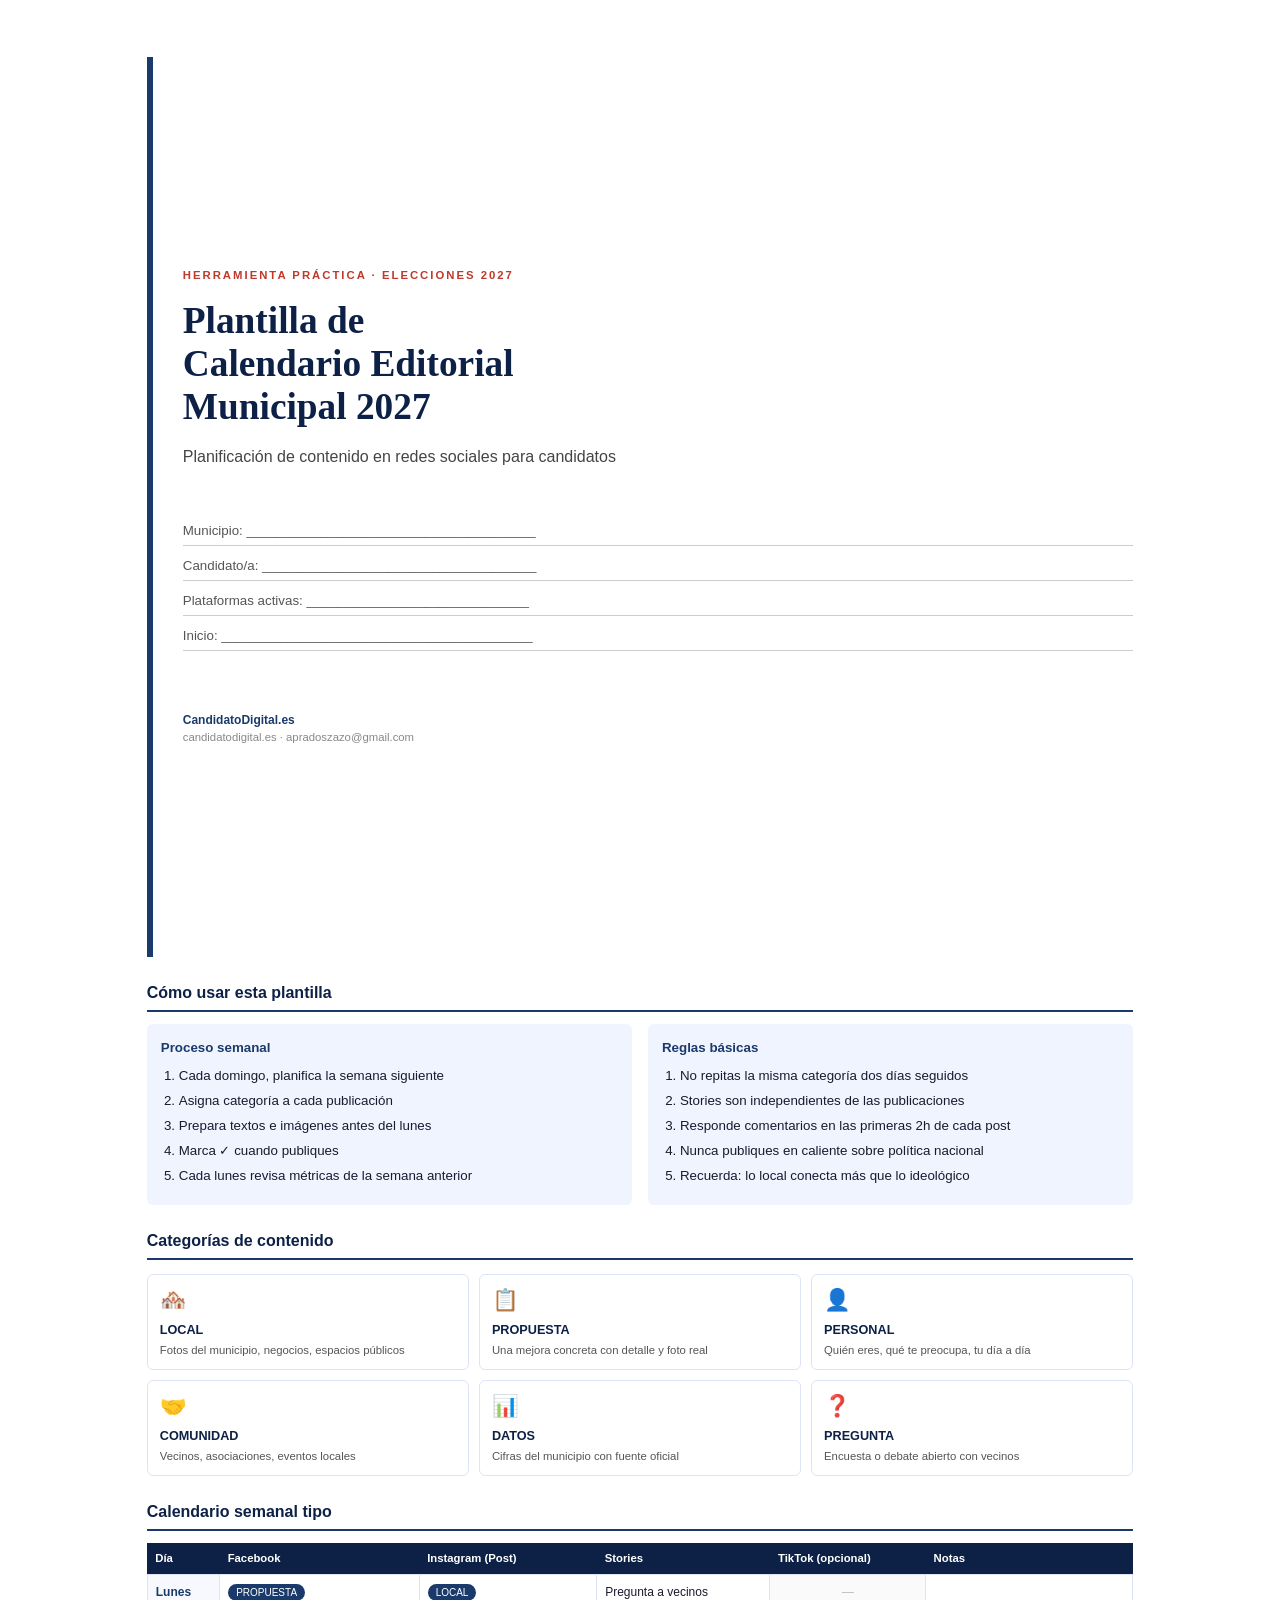
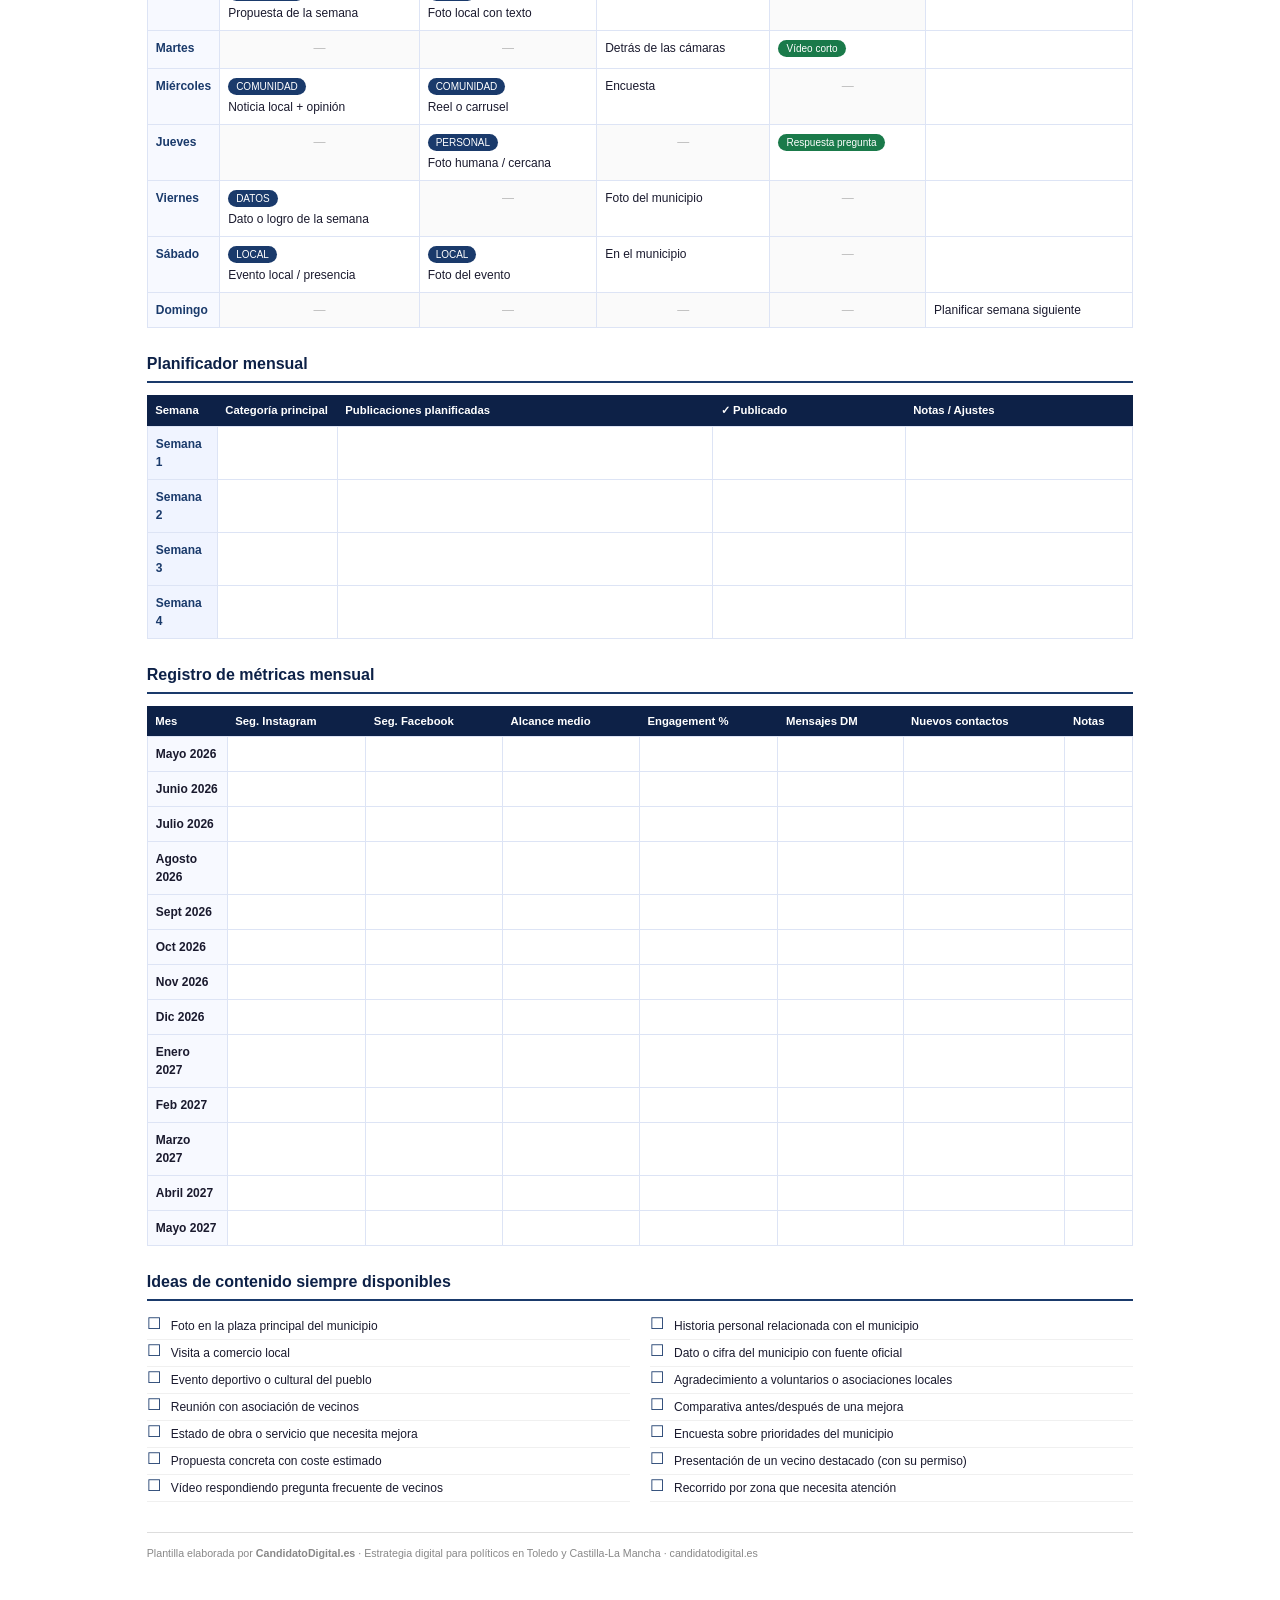
<file: recursos/plantilla-calendario-editorial.html>
<!DOCTYPE html>
<html lang="es">
<head>
  <meta charset="UTF-8" />
  <title>Plantilla Calendario Editorial 2027 — CandidatoDigital</title>
  <style>
    * { margin: 0; padding: 0; box-sizing: border-box; }
    body { font-family: Arial, sans-serif; color: #1a1a2e; font-size: 10pt; line-height: 1.5; }

    .page { max-width: 297mm; margin: 0 auto; padding: 15mm 18mm; }

    /* PORTADA */
    .cover { min-height: 100vh; display: flex; flex-direction: column; justify-content: center; border-left: 6px solid #1a3a6b; padding-left: 30px; }
    .cover__tag { font-size: 8.5pt; color: #c0392b; text-transform: uppercase; letter-spacing: 2px; font-weight: 700; margin-bottom: 16px; }
    .cover__title { font-size: 28pt; font-weight: 700; color: #0d2147; line-height: 1.15; margin-bottom: 16px; font-family: Georgia, serif; }
    .cover__sub { font-size: 12pt; color: #444; margin-bottom: 12px; }
    .cover__fields { margin-top: 40px; }
    .cover__fields p { margin-bottom: 10px; border-bottom: 1px solid #ccc; padding-bottom: 4px; color: #555; }
    .cover__brand { font-size: 9pt; color: #1a3a6b; font-weight: 700; margin-top: 50px; }
    .cover__url { font-size: 8.5pt; color: #888; }

    h2 { font-size: 12pt; font-weight: 700; color: #0d2147; border-bottom: 2px solid #1a3a6b; padding-bottom: 5px; margin: 24px 0 12px; }
    h3 { font-size: 10pt; font-weight: 700; color: #1a3a6b; margin: 14px 0 8px; }
    p { margin-bottom: 8px; }

    /* INSTRUCCIONES */
    .instrucciones { display: grid; grid-template-columns: 1fr 1fr; gap: 16px; margin-bottom: 20px; }
    .instr-box { background: #f0f4ff; padding: 14px; border-radius: 6px; }
    .instr-box h3 { margin-top: 0; }
    .instr-box ol { padding-left: 18px; }
    .instr-box li { margin-bottom: 5px; }

    /* CATEGORÍAS */
    .cats { display: grid; grid-template-columns: repeat(3, 1fr); gap: 10px; margin: 14px 0; }
    .cat { padding: 10px 12px; border-radius: 6px; border: 1px solid #dde4f5; }
    .cat__icon { font-size: 16pt; margin-bottom: 4px; }
    .cat__name { font-weight: 700; font-size: 9.5pt; color: #0d2147; }
    .cat__desc { font-size: 8.5pt; color: #555; margin-top: 2px; }

    /* CALENDARIO SEMANAL */
    table { width: 100%; border-collapse: collapse; font-size: 9pt; margin: 12px 0; }
    th { background: #0d2147; color: white; padding: 7px 8px; text-align: left; font-weight: 600; font-size: 8.5pt; }
    td { padding: 8px; border: 1px solid #dde4f5; vertical-align: top; }
    td.dia { font-weight: 700; color: #1a3a6b; background: #f7f9ff; width: 60px; }
    td.vacio { background: #fafafa; color: #bbb; text-align: center; }
    td.contenido { background: white; min-height: 28px; }
    .pill { display: inline-block; background: #1a3a6b; color: white; border-radius: 10px; padding: 1px 8px; font-size: 7.5pt; margin-bottom: 3px; }
    .pill--red { background: #c0392b; }
    .pill--green { background: #1a7a4a; }

    /* PLANIFICADOR MENSUAL */
    .mes-table td { height: 32px; }
    .mes-table td:first-child { font-weight: 700; color: #1a3a6b; background: #f0f4ff; width: 70px; }
    .mes-table td:nth-child(2) { width: 120px; }

    /* MÉTRICAS */
    .metricas-table td:first-child { font-weight: 600; background: #f7f9ff; width: 80px; }

    /* CHECKLIST IDEAS */
    .ideas { columns: 2; gap: 20px; }
    .check-list { list-style: none; padding-left: 0; }
    .check-list li { padding: 4px 0 4px 24px; position: relative; border-bottom: 1px solid #f0f0f0; font-size: 9pt; }
    .check-list li::before { content: '☐'; position: absolute; left: 0; color: #1a3a6b; font-size: 12pt; line-height: 1; top: 3px; }

    .doc-footer { margin-top: 30px; padding-top: 12px; border-top: 1px solid #ddd; font-size: 8pt; color: #888; }

    @media print {
      .page { padding: 12mm 14mm; }
      .cover { page-break-after: always; min-height: auto; padding-top: 50mm; padding-bottom: 30mm; }
      h2 { page-break-before: auto; }
      .no-break { page-break-inside: avoid; }
    }
    @page { size: A4 landscape; margin: 0; }
  </style>
</head>
<body>
<div class="page">

  <!-- PORTADA -->
  <div class="cover">
    <div class="cover__tag">Herramienta práctica · Elecciones 2027</div>
    <h1 class="cover__title">Plantilla de<br>Calendario Editorial<br>Municipal 2027</h1>
    <p class="cover__sub">Planificación de contenido en redes sociales para candidatos</p>
    <div class="cover__fields">
      <p>Municipio: _______________________________________</p>
      <p>Candidato/a: _____________________________________</p>
      <p>Plataformas activas: ______________________________</p>
      <p>Inicio: __________________________________________</p>
    </div>
    <div class="cover__brand">CandidatoDigital.es</div>
    <div class="cover__url">candidatodigital.es · apradoszazo@gmail.com</div>
  </div>

  <!-- INSTRUCCIONES Y CATEGORÍAS -->
  <h2>Cómo usar esta plantilla</h2>
  <div class="instrucciones">
    <div class="instr-box">
      <h3>Proceso semanal</h3>
      <ol>
        <li>Cada domingo, planifica la semana siguiente</li>
        <li>Asigna categoría a cada publicación</li>
        <li>Prepara textos e imágenes antes del lunes</li>
        <li>Marca ✓ cuando publiques</li>
        <li>Cada lunes revisa métricas de la semana anterior</li>
      </ol>
    </div>
    <div class="instr-box">
      <h3>Reglas básicas</h3>
      <ol>
        <li>No repitas la misma categoría dos días seguidos</li>
        <li>Stories son independientes de las publicaciones</li>
        <li>Responde comentarios en las primeras 2h de cada post</li>
        <li>Nunca publiques en caliente sobre política nacional</li>
        <li>Recuerda: lo local conecta más que lo ideológico</li>
      </ol>
    </div>
  </div>

  <h2>Categorías de contenido</h2>
  <div class="cats">
    <div class="cat"><div class="cat__icon">🏘️</div><div class="cat__name">LOCAL</div><div class="cat__desc">Fotos del municipio, negocios, espacios públicos</div></div>
    <div class="cat"><div class="cat__icon">📋</div><div class="cat__name">PROPUESTA</div><div class="cat__desc">Una mejora concreta con detalle y foto real</div></div>
    <div class="cat"><div class="cat__icon">👤</div><div class="cat__name">PERSONAL</div><div class="cat__desc">Quién eres, qué te preocupa, tu día a día</div></div>
    <div class="cat"><div class="cat__icon">🤝</div><div class="cat__name">COMUNIDAD</div><div class="cat__desc">Vecinos, asociaciones, eventos locales</div></div>
    <div class="cat"><div class="cat__icon">📊</div><div class="cat__name">DATOS</div><div class="cat__desc">Cifras del municipio con fuente oficial</div></div>
    <div class="cat"><div class="cat__icon">❓</div><div class="cat__name">PREGUNTA</div><div class="cat__desc">Encuesta o debate abierto con vecinos</div></div>
  </div>

  <!-- CALENDARIO SEMANAL TIPO -->
  <h2>Calendario semanal tipo</h2>
  <table class="no-break">
    <thead>
      <tr>
        <th>Día</th>
        <th>Facebook</th>
        <th>Instagram (Post)</th>
        <th>Stories</th>
        <th>TikTok (opcional)</th>
        <th>Notas</th>
      </tr>
    </thead>
    <tbody>
      <tr>
        <td class="dia">Lunes</td>
        <td><span class="pill">PROPUESTA</span><br>Propuesta de la semana</td>
        <td><span class="pill">LOCAL</span><br>Foto local con texto</td>
        <td>Pregunta a vecinos</td>
        <td class="vacio">—</td>
        <td></td>
      </tr>
      <tr>
        <td class="dia">Martes</td>
        <td class="vacio">—</td>
        <td class="vacio">—</td>
        <td>Detrás de las cámaras</td>
        <td><span class="pill pill--green">Vídeo corto</span></td>
        <td></td>
      </tr>
      <tr>
        <td class="dia">Miércoles</td>
        <td><span class="pill">COMUNIDAD</span><br>Noticia local + opinión</td>
        <td><span class="pill">COMUNIDAD</span><br>Reel o carrusel</td>
        <td>Encuesta</td>
        <td class="vacio">—</td>
        <td></td>
      </tr>
      <tr>
        <td class="dia">Jueves</td>
        <td class="vacio">—</td>
        <td><span class="pill">PERSONAL</span><br>Foto humana / cercana</td>
        <td class="vacio">—</td>
        <td><span class="pill pill--green">Respuesta pregunta</span></td>
        <td></td>
      </tr>
      <tr>
        <td class="dia">Viernes</td>
        <td><span class="pill">DATOS</span><br>Dato o logro de la semana</td>
        <td class="vacio">—</td>
        <td>Foto del municipio</td>
        <td class="vacio">—</td>
        <td></td>
      </tr>
      <tr>
        <td class="dia">Sábado</td>
        <td><span class="pill">LOCAL</span><br>Evento local / presencia</td>
        <td><span class="pill">LOCAL</span><br>Foto del evento</td>
        <td>En el municipio</td>
        <td class="vacio">—</td>
        <td></td>
      </tr>
      <tr>
        <td class="dia">Domingo</td>
        <td class="vacio">—</td>
        <td class="vacio">—</td>
        <td class="vacio">—</td>
        <td class="vacio">—</td>
        <td>Planificar semana siguiente</td>
      </tr>
    </tbody>
  </table>

  <!-- PLANIFICADOR MENSUAL -->
  <h2>Planificador mensual</h2>
  <table class="mes-table no-break">
    <thead>
      <tr>
        <th>Semana</th>
        <th>Categoría principal</th>
        <th>Publicaciones planificadas</th>
        <th>✓ Publicado</th>
        <th>Notas / Ajustes</th>
      </tr>
    </thead>
    <tbody>
      <tr><td>Semana 1</td><td></td><td></td><td></td><td></td></tr>
      <tr><td>Semana 2</td><td></td><td></td><td></td><td></td></tr>
      <tr><td>Semana 3</td><td></td><td></td><td></td><td></td></tr>
      <tr><td>Semana 4</td><td></td><td></td><td></td><td></td></tr>
    </tbody>
  </table>

  <!-- MÉTRICAS MENSUAL -->
  <h2>Registro de métricas mensual</h2>
  <table class="metricas-table no-break">
    <thead>
      <tr>
        <th>Mes</th>
        <th>Seg. Instagram</th>
        <th>Seg. Facebook</th>
        <th>Alcance medio</th>
        <th>Engagement %</th>
        <th>Mensajes DM</th>
        <th>Nuevos contactos</th>
        <th>Notas</th>
      </tr>
    </thead>
    <tbody>
      <tr><td>Mayo 2026</td><td></td><td></td><td></td><td></td><td></td><td></td><td></td></tr>
      <tr><td>Junio 2026</td><td></td><td></td><td></td><td></td><td></td><td></td><td></td></tr>
      <tr><td>Julio 2026</td><td></td><td></td><td></td><td></td><td></td><td></td><td></td></tr>
      <tr><td>Agosto 2026</td><td></td><td></td><td></td><td></td><td></td><td></td><td></td></tr>
      <tr><td>Sept 2026</td><td></td><td></td><td></td><td></td><td></td><td></td><td></td></tr>
      <tr><td>Oct 2026</td><td></td><td></td><td></td><td></td><td></td><td></td><td></td></tr>
      <tr><td>Nov 2026</td><td></td><td></td><td></td><td></td><td></td><td></td><td></td></tr>
      <tr><td>Dic 2026</td><td></td><td></td><td></td><td></td><td></td><td></td><td></td></tr>
      <tr><td>Enero 2027</td><td></td><td></td><td></td><td></td><td></td><td></td><td></td></tr>
      <tr><td>Feb 2027</td><td></td><td></td><td></td><td></td><td></td><td></td><td></td></tr>
      <tr><td>Marzo 2027</td><td></td><td></td><td></td><td></td><td></td><td></td><td></td></tr>
      <tr><td>Abril 2027</td><td></td><td></td><td></td><td></td><td></td><td></td><td></td></tr>
      <tr><td>Mayo 2027</td><td></td><td></td><td></td><td></td><td></td><td></td><td></td></tr>
    </tbody>
  </table>

  <!-- IDEAS -->
  <h2>Ideas de contenido siempre disponibles</h2>
  <div class="ideas">
    <ul class="check-list">
      <li>Foto en la plaza principal del municipio</li>
      <li>Visita a comercio local</li>
      <li>Evento deportivo o cultural del pueblo</li>
      <li>Reunión con asociación de vecinos</li>
      <li>Estado de obra o servicio que necesita mejora</li>
      <li>Propuesta concreta con coste estimado</li>
      <li>Vídeo respondiendo pregunta frecuente de vecinos</li>
      <li>Historia personal relacionada con el municipio</li>
      <li>Dato o cifra del municipio con fuente oficial</li>
      <li>Agradecimiento a voluntarios o asociaciones locales</li>
      <li>Comparativa antes/después de una mejora</li>
      <li>Encuesta sobre prioridades del municipio</li>
      <li>Presentación de un vecino destacado (con su permiso)</li>
      <li>Recorrido por zona que necesita atención</li>
    </ul>
  </div>

  <div class="doc-footer">
    <p>Plantilla elaborada por <strong>CandidatoDigital.es</strong> · Estrategia digital para políticos en Toledo y Castilla-La Mancha · candidatodigital.es</p>
  </div>

</div>
</body>
</html>
</file>
<file: css/style.css>
/* ===========================
   CANDIDATODIGITAL.ES
   CSS Principal
   =========================== */

/* --- Reset & Base --- */
*, *::before, *::after { box-sizing: border-box; margin: 0; padding: 0; }

:root {
  --azul:       #1a3a6b;
  --azul-light: #2557a7;
  --rojo:       #c0392b;
  --rojo-light: #e74c3c;
  --oro:        #d4a017;
  --gris-oscuro:#1e1e2e;
  --gris:       #4a4a6a;
  --gris-medio: #8888aa;
  --gris-claro: #f0f2f8;
  --blanco:     #ffffff;
  --texto:      #2c2c4a;

  --font-body: 'Inter', sans-serif;
  --font-head: 'Playfair Display', serif;

  --radius: 12px;
  --radius-lg: 20px;
  --shadow: 0 4px 24px rgba(26,58,107,0.10);
  --shadow-lg: 0 12px 48px rgba(26,58,107,0.18);

  --max-w: 1140px;
  --section-pad: 96px;
}

html { scroll-behavior: smooth; }

body {
  font-family: var(--font-body);
  color: var(--texto);
  background: var(--blanco);
  line-height: 1.65;
  font-size: 16px;
  -webkit-font-smoothing: antialiased;
}

img { max-width: 100%; display: block; }
a { color: inherit; text-decoration: none; }

/* --- Container --- */
.container {
  max-width: var(--max-w);
  margin: 0 auto;
  padding: 0 24px;
}

/* --- Buttons --- */
.btn {
  display: inline-flex;
  align-items: center;
  gap: 8px;
  padding: 14px 28px;
  border-radius: var(--radius);
  font-family: var(--font-body);
  font-weight: 600;
  font-size: 15px;
  cursor: pointer;
  transition: all 0.2s ease;
  border: 2px solid transparent;
  text-decoration: none;
}

.btn--primary {
  background: var(--rojo);
  color: var(--blanco);
  border-color: var(--rojo);
}
.btn--primary:hover {
  background: var(--rojo-light);
  border-color: var(--rojo-light);
  transform: translateY(-2px);
  box-shadow: 0 8px 24px rgba(192,57,43,0.3);
}

.btn--ghost {
  background: transparent;
  color: var(--azul);
  border-color: var(--azul);
}
.btn--ghost:hover {
  background: var(--azul);
  color: var(--blanco);
  transform: translateY(-2px);
}

.btn--nav {
  background: var(--rojo);
  color: var(--blanco);
  border-color: var(--rojo);
  padding: 10px 22px;
  font-size: 14px;
}
.btn--nav:hover {
  background: var(--rojo-light);
  border-color: var(--rojo-light);
}

.btn--sm { padding: 10px 20px; font-size: 14px; }
.btn--full { width: 100%; justify-content: center; }

/* --- Section tags & headers --- */
.section-tag {
  display: inline-block;
  background: rgba(26,58,107,0.08);
  color: var(--azul-light);
  font-size: 12px;
  font-weight: 700;
  letter-spacing: 1.5px;
  text-transform: uppercase;
  padding: 6px 14px;
  border-radius: 100px;
  margin-bottom: 16px;
}
.section-tag--light {
  background: rgba(255,255,255,0.15);
  color: rgba(255,255,255,0.9);
}

.section-header {
  text-align: center;
  max-width: 620px;
  margin: 0 auto 64px;
}
.section-header h2 {
  font-family: var(--font-head);
  font-size: clamp(28px, 4vw, 42px);
  line-height: 1.2;
  color: var(--azul);
  margin-bottom: 16px;
}
.section-header p {
  color: var(--gris);
  font-size: 17px;
}

/* ===========================
   NAV
   =========================== */
.nav {
  position: fixed;
  top: 0; left: 0; right: 0;
  z-index: 100;
  background: rgba(255,255,255,0.95);
  backdrop-filter: blur(12px);
  border-bottom: 1px solid rgba(26,58,107,0.08);
  transition: box-shadow 0.2s;
}
.nav--scrolled { box-shadow: var(--shadow); }

.nav__inner {
  display: flex;
  align-items: center;
  justify-content: space-between;
  height: 68px;
  gap: 32px;
}

.nav__logo {
  font-family: var(--font-head);
  font-size: 22px;
  font-weight: 700;
  color: var(--azul);
  white-space: nowrap;
}
.nav__logo span { color: var(--rojo); }

.nav__logo-img {
  height: 36px;
  width: auto;
  display: block;
}

.nav__links {
  display: flex;
  align-items: center;
  gap: 28px;
  font-size: 14px;
  font-weight: 500;
}
.nav__links a:not(.btn) {
  color: var(--gris);
  transition: color 0.2s;
}
.nav__links a:not(.btn):hover { color: var(--azul); }

.nav__burger {
  display: none;
  flex-direction: column;
  gap: 5px;
  background: none;
  border: none;
  cursor: pointer;
  padding: 4px;
}
.nav__burger span {
  display: block;
  width: 24px;
  height: 2px;
  background: var(--azul);
  border-radius: 2px;
  transition: 0.2s;
}

.nav__mobile {
  display: none;
  flex-direction: column;
  gap: 0;
  background: var(--blanco);
  border-top: 1px solid var(--gris-claro);
  padding: 8px 0 16px;
}
.nav__mobile a {
  display: block;
  padding: 12px 24px;
  font-size: 15px;
  font-weight: 500;
  color: var(--gris);
  transition: background 0.15s;
}
.nav__mobile a:hover { background: var(--gris-claro); color: var(--azul); }
.nav__mobile--open { display: flex; }

/* ===========================
   HERO
   =========================== */
.hero {
  position: relative;
  padding-top: 140px;
  padding-bottom: 96px;
  background: linear-gradient(135deg, #0d2147 0%, #1a3a6b 50%, #1e4d8c 100%);
  overflow: hidden;
}

.hero__bg {
  position: absolute;
  inset: 0;
  background:
    radial-gradient(ellipse 60% 50% at 70% 60%, rgba(192,57,43,0.15) 0%, transparent 70%),
    radial-gradient(ellipse 40% 40% at 20% 80%, rgba(212,160,23,0.08) 0%, transparent 60%);
  pointer-events: none;
}

.hero__inner {
  position: relative;
  z-index: 1;
  max-width: 760px;
}

.hero__badge {
  display: inline-block;
  background: rgba(255,255,255,0.12);
  border: 1px solid rgba(255,255,255,0.2);
  color: rgba(255,255,255,0.9);
  font-size: 13px;
  font-weight: 600;
  letter-spacing: 0.5px;
  padding: 8px 16px;
  border-radius: 100px;
  margin-bottom: 28px;
}

.hero__title {
  font-family: var(--font-head);
  font-size: clamp(44px, 7vw, 80px);
  line-height: 1.08;
  color: var(--blanco);
  margin-bottom: 24px;
}
.hero__title span { color: var(--oro); }

.hero__sub {
  font-size: clamp(16px, 2vw, 19px);
  color: rgba(255,255,255,0.78);
  max-width: 580px;
  margin-bottom: 40px;
  line-height: 1.7;
}

.hero__cta {
  display: flex;
  flex-wrap: wrap;
  gap: 16px;
  margin-bottom: 64px;
}
.hero__cta .btn--ghost {
  color: rgba(255,255,255,0.85);
  border-color: rgba(255,255,255,0.35);
}
.hero__cta .btn--ghost:hover {
  background: rgba(255,255,255,0.12);
  color: var(--blanco);
  border-color: rgba(255,255,255,0.6);
}

.hero__stats {
  display: flex;
  flex-wrap: wrap;
  gap: 40px;
  border-top: 1px solid rgba(255,255,255,0.12);
  padding-top: 40px;
}
.stat strong {
  display: block;
  font-size: 32px;
  font-weight: 800;
  color: var(--blanco);
  line-height: 1;
  margin-bottom: 6px;
}
.stat span {
  font-size: 13px;
  color: rgba(255,255,255,0.6);
  max-width: 180px;
  line-height: 1.4;
}

/* ===========================
   SERVICIOS
   =========================== */
.servicios {
  padding: var(--section-pad) 0;
  background: var(--blanco);
}

.servicios__grid {
  display: grid;
  grid-template-columns: repeat(auto-fit, minmax(300px, 1fr));
  gap: 24px;
}

.servicio-card {
  position: relative;
  background: var(--gris-claro);
  border: 1px solid rgba(26,58,107,0.08);
  border-radius: var(--radius-lg);
  padding: 36px 32px;
  transition: transform 0.25s, box-shadow 0.25s;
}
.servicio-card:hover {
  transform: translateY(-6px);
  box-shadow: var(--shadow-lg);
}

.servicio-card--featured {
  background: linear-gradient(145deg, #0d2147 0%, #1a3a6b 100%);
  border-color: #1a3a6b;
  color: #ffffff;
}
.servicio-card--featured h3 { color: #ffffff !important; }
.servicio-card--featured p  { color: rgba(255,255,255,0.88) !important; }
.servicio-card--featured li { color: rgba(255,255,255,0.88) !important; }

.servicio-card__badge {
  position: absolute;
  top: -12px;
  left: 32px;
  background: var(--oro);
  color: var(--gris-oscuro);
  font-size: 11px;
  font-weight: 700;
  letter-spacing: 0.5px;
  padding: 4px 12px;
  border-radius: 100px;
}

.servicio-card__icon {
  font-size: 36px;
  margin-bottom: 20px;
}

.servicio-card h3 {
  font-family: var(--font-head);
  font-size: 22px;
  color: var(--azul);
  margin-bottom: 12px;
}

.servicio-card p {
  color: var(--gris);
  font-size: 15px;
  margin-bottom: 20px;
}

.servicio-card ul {
  list-style: none;
  margin-bottom: 28px;
  display: flex;
  flex-direction: column;
  gap: 8px;
}
.servicio-card li {
  font-size: 14px;
  color: var(--gris);
  padding-left: 20px;
  position: relative;
}
.servicio-card li::before {
  content: '✓';
  position: absolute;
  left: 0;
  color: var(--rojo);
  font-weight: 700;
}
.servicio-card--featured li::before { color: var(--oro); }

.servicio-card__link {
  font-weight: 600;
  font-size: 14px;
  color: var(--rojo);
  transition: gap 0.2s;
  display: inline-flex;
  align-items: center;
  gap: 4px;
}
.servicio-card__link:hover { gap: 8px; }
.servicio-card--featured .servicio-card__link { color: var(--oro); }

/* ===========================
   POR QUÉ
   =========================== */
.porque {
  padding: var(--section-pad) 0;
  background: linear-gradient(135deg, #0d2147 0%, #1a3a6b 100%);
  color: var(--blanco);
}

.porque__inner {
  display: grid;
  grid-template-columns: 1fr 1fr;
  gap: 80px;
  align-items: center;
}

.porque__text h2 {
  font-family: var(--font-head);
  font-size: clamp(28px, 3.5vw, 40px);
  color: var(--blanco);
  margin-bottom: 20px;
  line-height: 1.2;
}
.porque__text p {
  color: rgba(255,255,255,0.75);
  font-size: 16px;
  margin-bottom: 16px;
}

.porque__puntos {
  margin-top: 36px;
  display: flex;
  flex-direction: column;
  gap: 24px;
}
.punto {
  display: flex;
  gap: 16px;
  align-items: flex-start;
}
.punto__icon {
  flex-shrink: 0;
  width: 28px;
  height: 28px;
  background: var(--oro);
  color: var(--gris-oscuro);
  font-weight: 700;
  font-size: 13px;
  border-radius: 50%;
  display: flex;
  align-items: center;
  justify-content: center;
  margin-top: 2px;
}
.punto strong {
  display: block;
  color: var(--blanco);
  font-size: 15px;
  margin-bottom: 4px;
}
.punto p {
  color: rgba(255,255,255,0.65);
  font-size: 14px;
  margin: 0;
}

.porque__visual {
  display: flex;
  flex-direction: column;
  gap: 20px;
}

.porque__card {
  background: rgba(255,255,255,0.08);
  border: 1px solid rgba(255,255,255,0.12);
  border-radius: var(--radius-lg);
  padding: 32px;
}
.porque__quote {
  font-family: var(--font-head);
  font-size: 20px;
  font-style: italic;
  color: var(--blanco);
  margin-bottom: 12px;
  line-height: 1.5;
}
.porque__autor {
  font-size: 13px;
  color: rgba(255,255,255,0.5);
}

.porque__card--cta p {
  color: rgba(255,255,255,0.85);
  font-size: 18px;
  font-weight: 600;
  margin-bottom: 20px;
}

/* ===========================
   PROCESO
   =========================== */
.proceso {
  padding: var(--section-pad) 0;
  background: var(--gris-claro);
}

.proceso__steps {
  display: flex;
  align-items: flex-start;
  gap: 16px;
  flex-wrap: wrap;
  justify-content: center;
}

.step {
  flex: 1;
  min-width: 220px;
  max-width: 320px;
  text-align: center;
  padding: 36px 24px;
  background: var(--blanco);
  border-radius: var(--radius-lg);
  box-shadow: var(--shadow);
}

.step__num {
  font-size: 48px;
  font-weight: 800;
  color: rgba(26,58,107,0.12);
  font-family: var(--font-head);
  line-height: 1;
  margin-bottom: 16px;
}

.step h3 {
  font-size: 18px;
  color: var(--azul);
  margin-bottom: 12px;
  font-weight: 700;
}
.step p { font-size: 14px; color: var(--gris); }

.step__arrow {
  font-size: 28px;
  color: var(--gris-medio);
  align-self: center;
  flex-shrink: 0;
  margin-top: -24px;
}

/* ===========================
   RECURSOS
   =========================== */
.recursos {
  padding: var(--section-pad) 0;
  background: var(--blanco);
}

.recursos__grid {
  display: grid;
  grid-template-columns: repeat(auto-fit, minmax(280px, 1fr));
  gap: 24px;
}

.recurso-card {
  border: 1px solid rgba(26,58,107,0.10);
  border-radius: var(--radius-lg);
  padding: 32px;
  transition: transform 0.2s, box-shadow 0.2s;
  display: flex;
  flex-direction: column;
  gap: 12px;
}
.recurso-card:hover {
  transform: translateY(-4px);
  box-shadow: var(--shadow);
}

.recurso-card__icon { font-size: 36px; }

.recurso-card__tag {
  display: inline-block;
  background: rgba(26,58,107,0.07);
  color: var(--azul-light);
  font-size: 11px;
  font-weight: 700;
  letter-spacing: 1px;
  text-transform: uppercase;
  padding: 4px 10px;
  border-radius: 100px;
  width: fit-content;
}

.recurso-card h3 {
  font-size: 18px;
  color: var(--azul);
  font-weight: 700;
  line-height: 1.3;
}
.recurso-card p {
  font-size: 14px;
  color: var(--gris);
  flex: 1;
}
.recurso-card .btn { margin-top: 8px; width: fit-content; }

/* ===========================
   SOBRE MÍ
   =========================== */
.sobre-mi {
  padding: var(--section-pad) 0;
  background: var(--gris-claro);
}

.sobre-mi__inner {
  display: grid;
  grid-template-columns: 320px 1fr;
  gap: 72px;
  align-items: center;
}

.sobre-mi__img {
  width: 100%;
  aspect-ratio: 3/4;
  border-radius: var(--radius-lg);
  overflow: hidden;
}
.sobre-mi__placeholder {
  width: 100%;
  height: 100%;
  background: linear-gradient(135deg, var(--azul), var(--azul-light));
  display: flex;
  align-items: center;
  justify-content: center;
  color: rgba(255,255,255,0.4);
  font-size: 14px;
  font-weight: 500;
}

.sobre-mi__text h2 {
  font-family: var(--font-head);
  font-size: clamp(28px, 3.5vw, 40px);
  color: var(--azul);
  margin-bottom: 20px;
  line-height: 1.2;
}
.sobre-mi__text p {
  color: var(--gris);
  font-size: 16px;
  margin-bottom: 16px;
}
.sobre-mi__text a:not(.btn) {
  color: var(--azul-light);
  font-weight: 600;
  text-decoration: underline;
}

.sobre-mi__links {
  display: flex;
  flex-wrap: wrap;
  gap: 16px;
  margin-top: 32px;
}

/* ===========================
   FAQ
   =========================== */
.faq {
  padding: var(--section-pad) 0;
  background: var(--gris-claro);
}

.faq__grid {
  display: grid;
  grid-template-columns: 1fr 1fr;
  gap: 24px;
}

.faq__item {
  background: var(--blanco);
  border-radius: var(--radius-lg);
  padding: 32px;
  border-left: 4px solid var(--azul);
  transition: box-shadow 0.2s;
}
.faq__item:hover { box-shadow: var(--shadow); }

.faq__item h3 {
  font-size: 16px;
  font-weight: 700;
  color: var(--azul);
  margin-bottom: 12px;
  line-height: 1.4;
}
.faq__item p {
  font-size: 15px;
  color: var(--gris);
  line-height: 1.7;
  margin: 0;
}

@media (max-width: 720px) {
  .faq__grid { grid-template-columns: 1fr; }
}

/* ===========================
   CONTACTO
   =========================== */
.contacto {
  padding: var(--section-pad) 0;
  background: var(--blanco);
}

.contacto__inner {
  display: grid;
  grid-template-columns: 1fr 1fr;
  gap: 80px;
  align-items: start;
}

.contacto__text h2 {
  font-family: var(--font-head);
  font-size: clamp(28px, 3.5vw, 42px);
  color: var(--azul);
  margin-bottom: 20px;
  line-height: 1.2;
}
.contacto__text p {
  color: var(--gris);
  font-size: 16px;
  margin-bottom: 16px;
}

.contacto__info {
  margin-top: 36px;
  display: flex;
  flex-direction: column;
  gap: 12px;
}
.info-item {
  display: flex;
  align-items: center;
  gap: 12px;
  font-size: 15px;
  color: var(--gris);
}
.info-item a { color: var(--azul-light); font-weight: 600; }
.info-item a:hover { text-decoration: underline; }

/* Form */
.form-group {
  margin-bottom: 20px;
}
.form-group label {
  display: block;
  font-size: 13px;
  font-weight: 600;
  color: var(--azul);
  margin-bottom: 8px;
  letter-spacing: 0.3px;
}
.form-group input,
.form-group textarea {
  width: 100%;
  padding: 14px 16px;
  border: 1.5px solid rgba(26,58,107,0.15);
  border-radius: var(--radius);
  font-family: var(--font-body);
  font-size: 15px;
  color: var(--texto);
  background: var(--blanco);
  transition: border-color 0.2s, box-shadow 0.2s;
  resize: vertical;
}
.form-group input:focus,
.form-group textarea:focus {
  outline: none;
  border-color: var(--azul-light);
  box-shadow: 0 0 0 3px rgba(37,87,167,0.12);
}
.form-group input::placeholder,
.form-group textarea::placeholder {
  color: var(--gris-medio);
}

.form-legal {
  font-size: 12px;
  color: var(--gris-medio);
  text-align: center;
  margin-top: 12px;
}

.form-success {
  display: flex;
  flex-direction: column;
  align-items: center;
  justify-content: center;
  text-align: center;
  padding: 60px 32px;
  gap: 12px;
}
.form-success span {
  width: 60px;
  height: 60px;
  background: #27ae60;
  color: var(--blanco);
  border-radius: 50%;
  font-size: 24px;
  display: flex;
  align-items: center;
  justify-content: center;
}
.form-success h3 { color: var(--azul); font-size: 22px; }
.form-success p { color: var(--gris); }

/* ===========================
   MODAL LEAD MAGNET
   =========================== */
.modal {
  position: fixed;
  inset: 0;
  background: rgba(13,33,71,0.7);
  backdrop-filter: blur(4px);
  z-index: 200;
  display: flex;
  align-items: center;
  justify-content: center;
  padding: 24px;
}

.modal__box {
  background: var(--blanco);
  border-radius: var(--radius-lg);
  padding: 48px 40px;
  max-width: 460px;
  width: 100%;
  position: relative;
  text-align: center;
}

.modal__close {
  position: absolute;
  top: 16px; right: 16px;
  background: none;
  border: none;
  font-size: 20px;
  color: var(--gris-medio);
  cursor: pointer;
  padding: 4px 8px;
  border-radius: 6px;
  transition: background 0.15s;
}
.modal__close:hover { background: var(--gris-claro); color: var(--azul); }

.modal__icon { font-size: 48px; margin-bottom: 16px; }

.modal__box h3 {
  font-family: var(--font-head);
  font-size: 26px;
  color: var(--azul);
  margin-bottom: 8px;
}
.modal__box > p {
  color: var(--gris);
  font-size: 15px;
  margin-bottom: 28px;
}

.modal__box form {
  display: flex;
  flex-direction: column;
  gap: 12px;
}
.modal__box input {
  width: 100%;
  padding: 14px 16px;
  border: 1.5px solid rgba(26,58,107,0.15);
  border-radius: var(--radius);
  font-family: var(--font-body);
  font-size: 15px;
  color: var(--texto);
}
.modal__box input:focus {
  outline: none;
  border-color: var(--azul-light);
  box-shadow: 0 0 0 3px rgba(37,87,167,0.12);
}

/* ===========================
   FOOTER
   =========================== */
.footer {
  background: var(--gris-oscuro);
  color: rgba(255,255,255,0.7);
}

.footer__inner {
  display: grid;
  grid-template-columns: 2fr 1fr 1fr 1fr;
  gap: 48px;
  padding-top: 64px;
  padding-bottom: 48px;
}

.footer__brand .nav__logo {
  display: inline-block;
  margin-bottom: 16px;
  color: var(--blanco);
}
.footer__brand .nav__logo span { color: var(--rojo-light); }
.footer__brand p {
  font-size: 14px;
  line-height: 1.6;
  margin-bottom: 8px;
}
.footer__brand a { color: rgba(255,255,255,0.6); }
.footer__brand a:hover { color: var(--blanco); }

.footer__links h4 {
  color: var(--blanco);
  font-size: 12px;
  font-weight: 700;
  letter-spacing: 1.5px;
  text-transform: uppercase;
  margin-bottom: 20px;
}
.footer__links {
  display: flex;
  flex-direction: column;
  gap: 10px;
}
.footer__links a {
  font-size: 14px;
  color: rgba(255,255,255,0.55);
  transition: color 0.15s;
}
.footer__links a:hover { color: var(--blanco); }

.footer__bottom {
  border-top: 1px solid rgba(255,255,255,0.08);
  padding: 20px 0;
}
.footer__bottom p {
  font-size: 13px;
  color: rgba(255,255,255,0.35);
}
.footer__bottom a {
  color: rgba(255,255,255,0.55);
  text-decoration: underline;
}

/* ===========================
   FORMSPREE ERROR STATES
   =========================== */
[data-fs-error] {
  display: block;
  color: var(--rojo);
  font-size: 12px;
  margin-top: 5px;
  min-height: 0;
}
[data-fs-error]:empty { display: none; }

[aria-invalid="true"] {
  border-color: var(--rojo) !important;
  box-shadow: 0 0 0 3px rgba(192,57,43,0.12) !important;
}

[data-fs-submit-btn]:disabled {
  opacity: 0.65;
  cursor: not-allowed;
}

/* ===========================
   COOKIE BANNER
   =========================== */
.cookie-banner {
  position: fixed;
  bottom: 0; left: 0; right: 0;
  z-index: 150;
  background: var(--gris-oscuro);
  border-top: 1px solid rgba(255,255,255,0.08);
  display: none;
  align-items: center;
  justify-content: space-between;
  gap: 24px;
  padding: 16px 24px;
  flex-wrap: wrap;
}
.cookie-banner__text {
  font-size: 14px;
  color: rgba(255,255,255,0.75);
  flex: 1;
  min-width: 240px;
}
.cookie-banner__text strong { color: var(--blanco); }
.cookie-banner__text a { color: rgba(255,255,255,0.6); text-decoration: underline; }
.cookie-banner__btns {
  display: flex;
  gap: 10px;
  flex-shrink: 0;
}
.cookie-banner .btn--ghost {
  color: rgba(255,255,255,0.7);
  border-color: rgba(255,255,255,0.25);
  font-size: 13px;
  padding: 10px 18px;
}
.cookie-banner .btn--ghost:hover {
  background: rgba(255,255,255,0.08);
  color: var(--blanco);
  border-color: rgba(255,255,255,0.5);
}
.cookie-banner .btn--primary { font-size: 13px; padding: 10px 18px; }

/* ===========================
   RESPONSIVE
   =========================== */
@media (max-width: 960px) {
  .porque__inner,
  .sobre-mi__inner,
  .contacto__inner {
    grid-template-columns: 1fr;
    gap: 48px;
  }
  .sobre-mi__inner { grid-template-columns: 1fr; }
  .sobre-mi__img {
    max-width: 280px;
    margin: 0 auto;
    aspect-ratio: 1;
  }
  .footer__inner {
    grid-template-columns: 1fr 1fr;
    gap: 36px;
  }
}

@media (max-width: 640px) {
  :root { --section-pad: 64px; }

  .nav__links { display: none; }
  .nav__burger { display: flex; }

  .hero { padding-top: 108px; padding-bottom: 64px; }
  .hero__stats { gap: 24px; }

  .step__arrow { display: none; }
  .proceso__steps { flex-direction: column; align-items: center; }
  .step { max-width: 100%; width: 100%; }

  .footer__inner { grid-template-columns: 1fr; gap: 28px; }

  .modal__box { padding: 36px 24px; }
}
</file>
<file: css/legal.css>
/* === PÁGINAS LEGALES === */

.legal-hero {
  padding: 120px 0 48px;
  background: linear-gradient(135deg, #0d2147 0%, #1a3a6b 100%);
}
.legal-hero h1 {
  font-family: 'Playfair Display', serif;
  font-size: clamp(32px, 5vw, 52px);
  color: #fff;
  margin-bottom: 8px;
}
.legal-hero p {
  color: rgba(255,255,255,0.55);
  font-size: 14px;
}

.legal-body {
  max-width: 760px;
  padding-top: 64px;
  padding-bottom: 96px;
}

.legal-body h2 {
  font-family: 'Playfair Display', serif;
  font-size: 24px;
  color: #1a3a6b;
  margin: 48px 0 14px;
  padding-bottom: 10px;
  border-bottom: 1px solid rgba(26,58,107,0.10);
}
.legal-body h2:first-of-type { margin-top: 0; }

.legal-body p {
  font-size: 15px;
  color: #4a4a6a;
  line-height: 1.8;
  margin-bottom: 16px;
}

.legal-body ul {
  margin: 0 0 20px 20px;
  display: flex;
  flex-direction: column;
  gap: 6px;
}
.legal-body li {
  font-size: 15px;
  color: #4a4a6a;
  line-height: 1.6;
}
.legal-body a {
  color: #2557a7;
  text-decoration: underline;
}
.legal-body a:hover { color: #c0392b; }

.legal-body strong { color: #1a3a6b; font-weight: 600; }
.legal-body code {
  background: rgba(26,58,107,0.07);
  padding: 2px 6px;
  border-radius: 4px;
  font-size: 13px;
  font-family: monospace;
  color: #1a3a6b;
}

/* Table */
.legal-table {
  width: 100%;
  border-collapse: collapse;
  margin: 20px 0 28px;
  font-size: 14px;
  overflow-x: auto;
  display: block;
}
.legal-table th {
  background: rgba(26,58,107,0.07);
  color: #1a3a6b;
  font-weight: 700;
  text-align: left;
  padding: 12px 16px;
  border-bottom: 2px solid rgba(26,58,107,0.15);
  white-space: nowrap;
}
.legal-table td {
  padding: 12px 16px;
  color: #4a4a6a;
  border-bottom: 1px solid rgba(26,58,107,0.07);
  vertical-align: top;
  line-height: 1.5;
}
.legal-table tr:last-child td { border-bottom: none; }

/* Info box */
.legal-info {
  background: rgba(26,58,107,0.06);
  border-left: 4px solid #1a3a6b;
  border-radius: 0 10px 10px 0;
  padding: 16px 20px;
  margin: 24px 0;
  font-size: 14px;
  color: #4a4a6a;
  line-height: 1.6;
}
.legal-info strong { color: #1a3a6b; }

/* Nav between legal pages */
.legal-nav {
  display: flex;
  justify-content: space-between;
  flex-wrap: wrap;
  gap: 16px;
  margin-top: 64px;
  padding-top: 24px;
  border-top: 1px solid rgba(26,58,107,0.10);
}
.legal-nav a {
  font-size: 14px;
  font-weight: 600;
  color: #2557a7;
  text-decoration: none;
  transition: color 0.15s;
}
.legal-nav a:hover { color: #c0392b; }

@media (max-width: 640px) {
  .legal-hero { padding-top: 96px; }
  .legal-body { padding-top: 40px; padding-bottom: 64px; }
  .legal-table { font-size: 13px; }
  .legal-table th, .legal-table td { padding: 10px 12px; }
}
</file>
<file: css/articulo.css>
/* === ARTÍCULO INDIVIDUAL === */

.articulo-layout {
  display: grid;
  grid-template-columns: 1fr 300px;
  gap: 64px;
  max-width: 1140px;
  margin: 0 auto;
  padding: 80px 24px 96px;
}

/* Header */
.articulo-header {
  margin-bottom: 48px;
  padding-bottom: 32px;
  border-bottom: 1px solid rgba(26,58,107,0.10);
}
.articulo-meta {
  display: flex;
  align-items: center;
  gap: 12px;
  margin-bottom: 20px;
  flex-wrap: wrap;
}
.articulo-header h1 {
  font-family: 'Playfair Display', serif;
  font-size: clamp(28px, 4.5vw, 48px);
  color: #1a3a6b;
  line-height: 1.15;
  margin-bottom: 20px;
}
.articulo-intro {
  font-size: 18px;
  color: #4a4a6a;
  line-height: 1.7;
  font-weight: 500;
}

/* Body */
.articulo-body h2 {
  font-family: 'Playfair Display', serif;
  font-size: clamp(22px, 3vw, 30px);
  color: #1a3a6b;
  margin: 48px 0 16px;
  line-height: 1.25;
}
.articulo-body h3 {
  font-size: 18px;
  color: #1a3a6b;
  font-weight: 700;
  margin: 32px 0 12px;
}
.articulo-body p {
  font-size: 16px;
  color: #4a4a6a;
  line-height: 1.8;
  margin-bottom: 20px;
}
.articulo-body ul {
  margin: 0 0 24px 20px;
  display: flex;
  flex-direction: column;
  gap: 8px;
}
.articulo-body li {
  font-size: 16px;
  color: #4a4a6a;
  line-height: 1.6;
}
/* Imágenes */
.articulo-figura {
  margin: 36px 0;
}
.articulo-figura img {
  width: 100%;
  height: 420px;
  object-fit: cover;
  border-radius: 12px;
  display: block;
}
.articulo-figura figcaption {
  font-size: 13px;
  color: #8888aa;
  text-align: center;
  margin-top: 10px;
  font-style: italic;
}

.articulo-body em { font-style: italic; }
.articulo-body strong { font-weight: 700; color: #1a3a6b; }

.articulo-destacado {
  background: rgba(26,58,107,0.06);
  border-left: 4px solid #1a3a6b;
  border-radius: 0 12px 12px 0;
  padding: 20px 24px;
  margin: 32px 0;
  font-size: 16px;
  color: #1a3a6b;
  line-height: 1.6;
}

.articulo-cta {
  background: linear-gradient(135deg, #0d2147 0%, #1a3a6b 100%);
  border-radius: 16px;
  padding: 36px;
  margin: 48px 0;
  text-align: center;
}
.articulo-cta h3 {
  color: #fff;
  font-size: 22px;
  margin-bottom: 12px;
}
.articulo-cta p {
  color: rgba(255,255,255,0.75);
  margin-bottom: 24px;
}

/* Autor */
.articulo-autor {
  display: flex;
  align-items: center;
  gap: 16px;
  padding: 28px;
  background: #f0f2f8;
  border-radius: 16px;
  margin: 48px 0 40px;
}
.articulo-autor__avatar {
  width: 52px;
  height: 52px;
  flex-shrink: 0;
  background: #1a3a6b;
  color: #fff;
  border-radius: 50%;
  display: flex;
  align-items: center;
  justify-content: center;
  font-weight: 700;
  font-size: 16px;
}
.articulo-autor strong {
  display: block;
  color: #1a3a6b;
  font-size: 15px;
  margin-bottom: 4px;
}
.articulo-autor p {
  font-size: 13px;
  color: #8888aa;
  margin: 0;
}
.articulo-autor a { color: #2557a7; }

/* Relacionados */
.articulo-relacionados h3 {
  font-size: 18px;
  color: #1a3a6b;
  font-weight: 700;
  margin-bottom: 20px;
}
.articulo-relacionados__grid {
  display: grid;
  grid-template-columns: repeat(3, 1fr);
  gap: 16px;
}
.rel-card {
  border: 1px solid rgba(26,58,107,0.10);
  border-radius: 12px;
  padding: 20px;
  display: flex;
  flex-direction: column;
  gap: 10px;
  transition: transform 0.2s, box-shadow 0.2s;
}
.rel-card:hover {
  transform: translateY(-3px);
  box-shadow: 0 6px 24px rgba(26,58,107,0.10);
}
.rel-card p {
  font-size: 14px;
  color: #1a3a6b;
  font-weight: 600;
  line-height: 1.4;
  margin: 0;
}

/* Sidebar */
.articulo-sidebar {
  display: flex;
  flex-direction: column;
  gap: 20px;
  position: sticky;
  top: 88px;
  height: fit-content;
}

.sidebar-box {
  background: #f0f2f8;
  border-radius: 16px;
  padding: 28px;
}
.sidebar-box h4 {
  font-size: 16px;
  color: #1a3a6b;
  font-weight: 700;
  margin-bottom: 8px;
}
.sidebar-box p {
  font-size: 14px;
  color: #4a4a6a;
  line-height: 1.6;
  margin-bottom: 16px;
}
.sidebar-box--gestorsocial {
  background: #1a3a6b;
}
.sidebar-box--gestorsocial p { color: rgba(255,255,255,0.8); margin-bottom: 12px; }
.sidebar-box--gestorsocial .btn--ghost {
  color: #fff;
  border-color: rgba(255,255,255,0.4);
}
.sidebar-box--gestorsocial .btn--ghost:hover {
  background: rgba(255,255,255,0.12);
}

.blog-tag {
  display: inline-block;
  background: rgba(26,58,107,0.08);
  color: #2557a7;
  font-size: 11px;
  font-weight: 700;
  letter-spacing: 1px;
  text-transform: uppercase;
  padding: 4px 10px;
  border-radius: 100px;
}
.blog-date { font-size: 13px; color: #8888aa; }
.nav__active { color: #1a3a6b !important; font-weight: 600 !important; }

@media (max-width: 960px) {
  .articulo-layout {
    grid-template-columns: 1fr;
    gap: 48px;
    padding-top: 40px;
  }
  .articulo-sidebar { position: static; }
  .articulo-relacionados__grid { grid-template-columns: 1fr; }
}
@media (max-width: 640px) {
  .articulo-layout { padding: 24px 16px 64px; }
  .articulo-cta { padding: 24px; }
}
</file>
